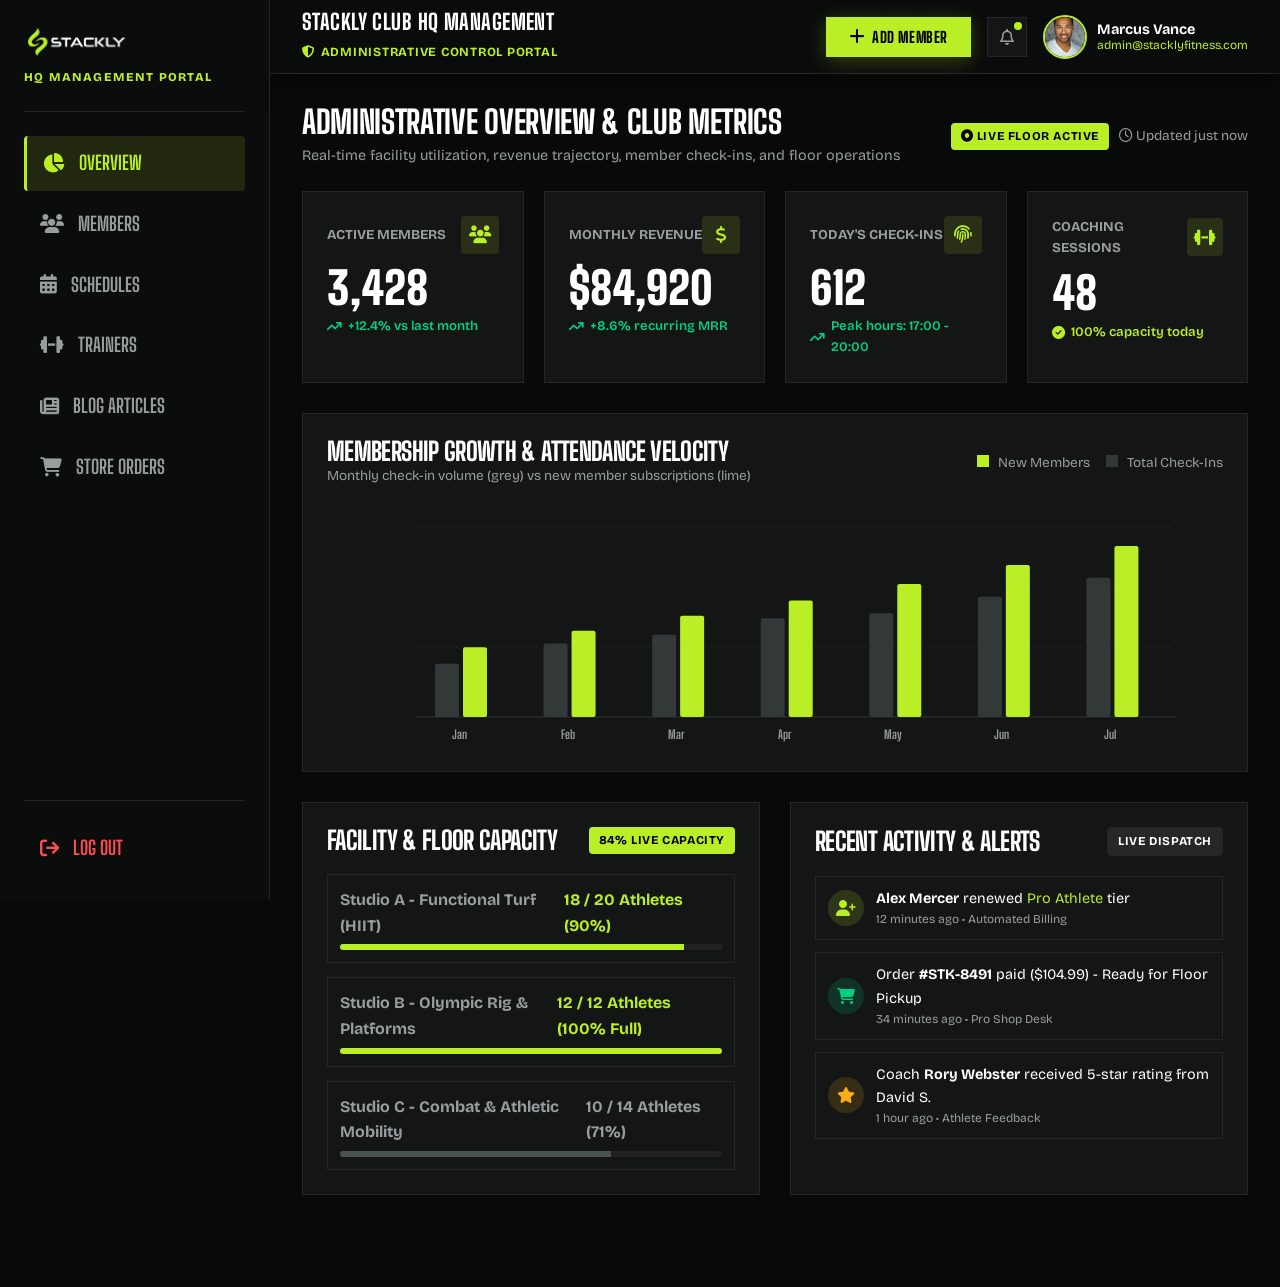
<file: admin-dashboard.html>
<!DOCTYPE html>
<html lang="en">
<head>
  <meta charset="UTF-8">
  <meta name="viewport" content="width=device-width, initial-scale=1.0">
  <title>Admin Dashboard – Stackly Fitness Club Management</title>
  
  <link rel="preconnect" href="https://fonts.googleapis.com">
  <link rel="preconnect" href="https://fonts.gstatic.com" crossorigin>
  <link href="https://fonts.googleapis.com/css2?family=Big+Shoulders+Display:wght@400;600;700;800;900&family=Bricolage+Grotesque:opsz,wght@12..96,300;400;500;600;700;800&display=swap" rel="stylesheet">
    <!-- Google Material Symbols Outlined -->
  <link rel="stylesheet" href="https://fonts.googleapis.com/css2?family=Material+Symbols+Outlined:opsz,wght,FILL,GRAD@20..48,100..700,0..1,-50..200">
<link rel="stylesheet" href="https://cdnjs.cloudflare.com/ajax/libs/font-awesome/6.5.1/css/all.min.css">
  
  <link rel="stylesheet" href="css/style.css">
  <link rel="stylesheet" href="css/pages.css">
</head>
<body class="dashboard-body">

  <!-- Mobile Sidebar Backdrop Overlay -->
  <div class="dash-sidebar-backdrop" id="sidebar-backdrop"></div>

  <div class="dashboard-layout">
    <!-- Sidebar -->
    <aside class="dashboard-sidebar">
      <div>
        <div class="dashboard-logo-area" style="display: flex; align-items: flex-start; justify-content: space-between;">
          <div>
            <a href="index.html" class="site-logo">
              <img src="images/stackly-logo-dark.webp" alt="Stackly Logo" style="height: 36px;">
            </a>
            <div style="font-size: 0.75rem; text-transform: uppercase; color: var(--color-primary); font-weight: 800; letter-spacing: 0.1em; margin-top: 8px;">
              HQ MANAGEMENT PORTAL
            </div>
          </div>
          <button type="button" id="sidebar-close-btn" class="dash-sidebar-close-btn" aria-label="Close Navigation">
            <i class="fa-solid fa-xmark"></i>
          </button>
        </div>

        <nav class="dashboard-menu">
          <a href="#overview-section" class="dash-menu-item active" data-tab="overview-section">
            <i class="fa-solid fa-chart-pie"></i> Overview
          </a>
          <a href="#members-section" class="dash-menu-item" data-tab="members-section">
            <i class="fa-solid fa-users"></i> Members
          </a>
          <a href="#schedules-section" class="dash-menu-item" data-tab="schedules-section">
            <i class="fa-solid fa-calendar-days"></i> Schedules
          </a>
          <a href="#trainers-section" class="dash-menu-item" data-tab="trainers-section">
            <i class="fa-solid fa-dumbbell"></i> Trainers
          </a>
          <a href="#blog-section" class="dash-menu-item" data-tab="blog-section">
            <i class="fa-solid fa-newspaper"></i> Blog Articles
          </a>
          <a href="#orders-section" class="dash-menu-item" data-tab="orders-section">
            <i class="fa-solid fa-cart-shopping"></i> Store Orders
          </a>
        </nav>
      </div>

      <div>
        <div style="padding-top: 20px; border-top: 1px solid var(--color-dark-border);">
          <a href="login.html" class="dash-menu-item" style="color: var(--color-danger);">
            <i class="fa-solid fa-arrow-right-from-bracket"></i> Log Out
          </a>
        </div>
      </div>
    </aside>

    <!-- Main Content -->
    <main class="dashboard-main">
      <!-- Topbar -->
      <div class="dashboard-topbar">
        <div class="dash-topbar-left">
          <button type="button" id="sidebar-toggle-btn" class="btn btn-outline btn-sm" style="padding: 8px 12px; flex-shrink: 0;" aria-label="Toggle Navigation">
            <i class="fa-solid fa-bars"></i>
          </button>
          <div style="min-width: 0;">
            <h2 style="font-size: 1.35rem; color: #fff; margin-bottom: 2px; font-family: var(--font-heading); text-transform: uppercase; letter-spacing: 0.02em; line-height: 1.2;">STACKLY CLUB HQ MANAGEMENT</h2>
            <span style="font-size: 0.78rem; color: var(--color-primary); font-weight: 700; text-transform: uppercase; letter-spacing: 0.06em; display: inline-flex; align-items: center; gap: 6px;">
              <i class="fa-solid fa-shield-halved"></i> Administrative Control Portal
            </span>
          </div>
        </div>

        <div class="dash-user-area">
          <button type="button" id="btn-add-member-modal" class="btn btn-primary btn-sm" style="display: inline-flex; align-items: center; gap: 6px; cursor: pointer;">
            <i class="fa-solid fa-plus"></i> <span class="btn-text">Add Member</span>
          </button>

          <div id="admin-bell-btn" style="position: relative; width: 40px; height: 40px; display: flex; align-items: center; justify-content: center; background-color: var(--color-dark-surface); border: 1px solid var(--color-dark-border); cursor: pointer;" title="Notifications">
            <i class="fa-regular fa-bell"></i>
            <span style="position: absolute; top: 4px; right: 4px; width: 8px; height: 8px; background-color: var(--color-primary); border-radius: 50%;"></span>
          </div>

          <div style="display: flex; align-items: center; gap: 10px; min-width: 0;">
            <img src="images/avatar-2.webp" alt="Admin Avatar" class="dash-avatar">
            <div class="dash-profile-meta" style="display: flex; flex-direction: column; justify-content: center; min-width: 0;">
              <div id="admin-profile-name" style="font-weight: 700; color: #fff; font-size: 0.9rem; line-height: 1.2; white-space: nowrap; overflow: hidden; text-overflow: ellipsis; max-width: 180px;">Marcus Vance</div>
              <div id="admin-profile-email" style="font-size: 0.75rem; color: var(--color-primary); line-height: 1.2; white-space: nowrap; overflow: hidden; text-overflow: ellipsis; max-width: 180px;">admin@stacklyfitness.com</div>
            </div>
          </div>
        </div>
      </div>

      <!-- Dashboard Content Area -->
      <div class="dashboard-content">

        <!-- ================= 1. OVERVIEW SECTION ================= -->
        <section id="overview-section" class="dash-tab-content active">
          <div class="dash-section-header">
            <div>
              <h2 class="dash-section-title">ADMINISTRATIVE OVERVIEW &amp; CLUB METRICS</h2>
              <p class="dash-section-subtitle">Real-time facility utilization, revenue trajectory, member check-ins, and floor operations</p>
            </div>
            <div style="display: flex; align-items: center; gap: 10px;">
              <span class="badge badge-lime"><i class="fa-solid fa-circle-dot fa-fade"></i> LIVE FLOOR ACTIVE</span>
              <span style="font-size: 0.85rem; color: var(--color-text-light);"><i class="fa-regular fa-clock"></i> Updated just now</span>
            </div>
          </div>

          <!-- Metrics Row -->
          <div class="dash-metrics-grid">
            <div class="metric-card">
              <div class="metric-header">
                <span class="text-muted" style="font-size: 0.85rem; text-transform: uppercase; font-weight: 700;">Active Members</span>
                <div class="metric-icon"><i class="fa-solid fa-users"></i></div>
              </div>
              <div class="metric-value" id="admin-active-members-count">3,428</div>
              <div class="metric-change up"><i class="fa-solid fa-arrow-trend-up"></i> +12.4% vs last month</div>
            </div>

            <div class="metric-card">
              <div class="metric-header">
                <span class="text-muted" style="font-size: 0.85rem; text-transform: uppercase; font-weight: 700;">Monthly Revenue</span>
                <div class="metric-icon"><i class="fa-solid fa-dollar-sign"></i></div>
              </div>
              <div class="metric-value">$84,920</div>
              <div class="metric-change up"><i class="fa-solid fa-arrow-trend-up"></i> +8.6% recurring MRR</div>
            </div>

            <div class="metric-card">
              <div class="metric-header">
                <span class="text-muted" style="font-size: 0.85rem; text-transform: uppercase; font-weight: 700;">Today's Check-Ins</span>
                <div class="metric-icon"><i class="fa-solid fa-fingerprint"></i></div>
              </div>
              <div class="metric-value">612</div>
              <div class="metric-change up"><i class="fa-solid fa-arrow-trend-up"></i> Peak hours: 17:00 - 20:00</div>
            </div>

            <div class="metric-card">
              <div class="metric-header">
                <span class="text-muted" style="font-size: 0.85rem; text-transform: uppercase; font-weight: 700;">Coaching Sessions</span>
                <div class="metric-icon"><i class="fa-solid fa-dumbbell"></i></div>
              </div>
              <div class="metric-value">48</div>
              <div class="metric-change" style="color: var(--color-primary);"><i class="fa-solid fa-circle-check"></i> 100% capacity today</div>
            </div>
          </div>

          <!-- SVG Analytics Chart -->
          <div class="chart-box">
            <div class="dash-card-header">
              <div>
                <h3 class="dash-card-title">MEMBERSHIP GROWTH &amp; ATTENDANCE VELOCITY</h3>
                <p style="font-size: 0.85rem; color: var(--color-text-light);">Monthly check-in volume (grey) vs new member subscriptions (lime)</p>
              </div>
              <div style="display: flex; gap: 16px; font-size: 0.85rem; align-items: center;">
                <span><span style="display:inline-block; width: 12px; height: 12px; background-color: var(--color-primary); margin-right: 6px;"></span> New Members</span>
                <span><span style="display:inline-block; width: 12px; height: 12px; background-color: #333838; margin-right: 6px;"></span> Total Check-Ins</span>
              </div>
            </div>
            <div id="admin-analytics-chart" class="svg-chart-wrap">
              <!-- Injected by js/dashboard.js -->
            </div>
          </div>

          <!-- Overview 2-Column Summary Cards -->
          <div class="dash-two-col">
            <!-- Facility Live Status -->
            <div class="dash-table-card">
              <div class="dash-card-header">
                <h3 class="dash-card-title">FACILITY &amp; FLOOR CAPACITY</h3>
                <span class="badge badge-lime">84% Live Capacity</span>
              </div>
              <div style="display: flex; flex-direction: column; gap: 14px;">
                <div style="padding: 12px; background-color: var(--color-dark-surface); border: 1px solid var(--color-dark-border);">
                  <div style="display: flex; justify-content: space-between; margin-bottom: 6px;">
                    <strong>Studio A - Functional Turf (HIIT)</strong>
                    <span class="text-lime" style="font-weight: 700;">18 / 20 Athletes (90%)</span>
                  </div>
                  <div style="width: 100%; height: 6px; background-color: #222; border-radius: 3px; overflow: hidden;">
                    <div style="width: 90%; height: 100%; background-color: var(--color-primary);"></div>
                  </div>
                </div>
                <div style="padding: 12px; background-color: var(--color-dark-surface); border: 1px solid var(--color-dark-border);">
                  <div style="display: flex; justify-content: space-between; margin-bottom: 6px;">
                    <strong>Studio B - Olympic Rig &amp; Platforms</strong>
                    <span class="text-lime" style="font-weight: 700;">12 / 12 Athletes (100% Full)</span>
                  </div>
                  <div style="width: 100%; height: 6px; background-color: #222; border-radius: 3px; overflow: hidden;">
                    <div style="width: 100%; height: 100%; background-color: var(--color-primary);"></div>
                  </div>
                </div>
                <div style="padding: 12px; background-color: var(--color-dark-surface); border: 1px solid var(--color-dark-border);">
                  <div style="display: flex; justify-content: space-between; margin-bottom: 6px;">
                    <strong>Studio C - Combat &amp; Athletic Mobility</strong>
                    <span style="color: var(--color-text-light); font-weight: 700;">10 / 14 Athletes (71%)</span>
                  </div>
                  <div style="width: 100%; height: 6px; background-color: #222; border-radius: 3px; overflow: hidden;">
                    <div style="width: 71%; height: 100%; background-color: #4a5252;"></div>
                  </div>
                </div>
              </div>
            </div>

            <!-- Operations Dispatch & Activity Log -->
            <div class="dash-table-card">
              <div class="dash-card-header">
                <h3 class="dash-card-title">RECENT ACTIVITY &amp; ALERTS</h3>
                <span class="badge badge-dark">Live Dispatch</span>
              </div>
              <div style="display: flex; flex-direction: column; gap: 12px;">
                <div style="display: flex; align-items: center; gap: 12px; padding: 10px 12px; background-color: var(--color-dark-surface); border: 1px solid var(--color-dark-border);">
                  <div style="width: 36px; height: 36px; border-radius: 50%; background-color: rgba(186, 238, 38, 0.15); color: var(--color-primary); display: flex; align-items: center; justify-content: center;"><i class="fa-solid fa-user-plus"></i></div>
                  <div style="flex: 1;">
                    <div style="font-size: 0.9rem; color: #fff;"><strong>Alex Mercer</strong> renewed <span class="text-lime">Pro Athlete</span> tier</div>
                    <div style="font-size: 0.75rem; color: var(--color-text-light);">12 minutes ago • Automated Billing</div>
                  </div>
                </div>
                <div style="display: flex; align-items: center; gap: 12px; padding: 10px 12px; background-color: var(--color-dark-surface); border: 1px solid var(--color-dark-border);">
                  <div style="width: 36px; height: 36px; border-radius: 50%; background-color: rgba(0, 208, 132, 0.15); color: var(--color-success); display: flex; align-items: center; justify-content: center;"><i class="fa-solid fa-cart-shopping"></i></div>
                  <div style="flex: 1;">
                    <div style="font-size: 0.9rem; color: #fff;">Order <strong>#STK-8491</strong> paid ($104.99) - Ready for Floor Pickup</div>
                    <div style="font-size: 0.75rem; color: var(--color-text-light);">34 minutes ago • Pro Shop Desk</div>
                  </div>
                </div>
                <div style="display: flex; align-items: center; gap: 12px; padding: 10px 12px; background-color: var(--color-dark-surface); border: 1px solid var(--color-dark-border);">
                  <div style="width: 36px; height: 36px; border-radius: 50%; background-color: rgba(250, 173, 20, 0.15); color: #faad14; display: flex; align-items: center; justify-content: center;"><i class="fa-solid fa-star"></i></div>
                  <div style="flex: 1;">
                    <div style="font-size: 0.9rem; color: #fff;">Coach <strong>Rory Webster</strong> received 5-star rating from David S.</div>
                    <div style="font-size: 0.75rem; color: var(--color-text-light);">1 hour ago • Athlete Feedback</div>
                  </div>
                </div>
              </div>
            </div>
          </div>
        </section>

        <!-- ================= 2. MEMBERS SECTION ================= -->
        <section id="members-section" class="dash-tab-content">
          <div class="dash-section-header">
            <div>
              <h2 class="dash-section-title">ATHLETE &amp; MEMBER ROSTER</h2>
              <p class="dash-section-subtitle">Manage memberships, plan tiers, personal trainer assignments, and registration status</p>
            </div>
            <a href="404.html" class="btn btn-primary btn-sm btn-trigger-add-member" style="text-decoration: none;">
              <i class="fa-solid fa-plus"></i> Register New Member
            </a>
          </div>

          <!-- Members Quick Stats -->
          <div class="dash-metrics-grid">
            <div class="metric-card">
              <div class="metric-header">
                <span class="text-muted" style="font-size: 0.85rem; text-transform: uppercase; font-weight: 700;">Total Members</span>
                <div class="metric-icon"><i class="fa-solid fa-address-book"></i></div>
              </div>
              <div class="metric-value">3,428</div>
              <div class="metric-change up"><i class="fa-solid fa-arrow-trend-up"></i> +46 this week</div>
            </div>
            <div class="metric-card">
              <div class="metric-header">
                <span class="text-muted" style="font-size: 0.85rem; text-transform: uppercase; font-weight: 700;">Active Subscriptions</span>
                <div class="metric-icon"><i class="fa-solid fa-id-card"></i></div>
              </div>
              <div class="metric-value">3,110</div>
              <div class="metric-change up"><i class="fa-solid fa-circle-check"></i> 90.7% retention</div>
            </div>
            <div class="metric-card">
              <div class="metric-header">
                <span class="text-muted" style="font-size: 0.85rem; text-transform: uppercase; font-weight: 700;">Pending Induction</span>
                <div class="metric-icon"><i class="fa-solid fa-clock"></i></div>
              </div>
              <div class="metric-value">184</div>
              <div class="metric-change" style="color: #faad14;"><i class="fa-solid fa-bell"></i> Scan required</div>
            </div>
            <div class="metric-card">
              <div class="metric-header">
                <span class="text-muted" style="font-size: 0.85rem; text-transform: uppercase; font-weight: 700;">Grace Period / Expired</span>
                <div class="metric-icon"><i class="fa-solid fa-triangle-exclamation"></i></div>
              </div>
              <div class="metric-value">134</div>
              <div class="metric-change down"><i class="fa-solid fa-arrow-trend-down"></i> -3.8% churn</div>
            </div>
          </div>

          <!-- Members Table Card -->
          <div class="dash-table-card">
            <div class="dash-card-header">
              <div>
                <h3 class="dash-card-title">REGISTERED ATHLETES DIRECTORY</h3>
                <p style="font-size: 0.85rem; color: var(--color-text-light);">Search, filter, edit, or remove member accounts</p>
              </div>
              <div style="display: flex; gap: 8px; flex-wrap: wrap;">
                <button class="shop-pill dash-filter-btn active" data-filter-group="members" data-status="all" style="font-size: 0.85rem; padding: 6px 14px;">All</button>
                <button class="shop-pill dash-filter-btn" data-filter-group="members" data-status="active" style="font-size: 0.85rem; padding: 6px 14px;">Active</button>
                <button class="shop-pill dash-filter-btn" data-filter-group="members" data-status="pending" style="font-size: 0.85rem; padding: 6px 14px;">Pending</button>
                <button class="shop-pill dash-filter-btn" data-filter-group="members" data-status="expired" style="font-size: 0.85rem; padding: 6px 14px;">Expired</button>
              </div>
            </div>

            <div style="overflow-x: auto;">
              <table class="dash-table" id="members-table">
                <thead>
                  <tr>
                    <th>Member Name</th>
                    <th>Email</th>
                    <th>Tier Plan</th>
                    <th>Trainer Assigned</th>
                    <th>Joined Date</th>
                    <th>Status</th>
                    <th>Actions</th>
                  </tr>
                </thead>
                <tbody id="members-table-body">
                  <tr class="member-data-row" data-status="active">
                    <td>
                      <div style="display: flex; align-items: center; gap: 10px;">
                        <img src="images/avatar-1.webp" alt="Alex Mercer" style="width: 32px; height: 32px; border-radius: 50%; object-fit: cover;">
                        <strong>Alex Mercer</strong>
                      </div>
                    </td>
                    <td>alex.athlete@stackly.com</td>
                    <td><span class="badge badge-lime">Pro Athlete</span></td>
                    <td>Rory Webster</td>
                    <td style="color: var(--color-text-light); font-size: 0.85rem;">Oct 12, 2026</td>
                    <td><span class="status-badge status-active">Active</span></td>
                    <td>
                      <a href="404.html" class="btn btn-outline btn-sm btn-delete-row" title="Delete record"><i class="fa-solid fa-trash"></i></a>
                    </td>
                  </tr>
                  <tr class="member-data-row" data-status="active">
                    <td>
                      <div style="display: flex; align-items: center; gap: 10px;">
                        <img src="images/avatar-2.webp" alt="Sarah Jenkins" style="width: 32px; height: 32px; border-radius: 50%; object-fit: cover;">
                        <strong>Sarah Jenkins</strong>
                      </div>
                    </td>
                    <td>sarah.j@example.com</td>
                    <td><span class="badge badge-dark">Starter Tier</span></td>
                    <td>Unassigned</td>
                    <td style="color: var(--color-text-light); font-size: 0.85rem;">Oct 20, 2026</td>
                    <td><span class="status-badge status-active">Active</span></td>
                    <td>
                      <a href="404.html" class="btn btn-outline btn-sm btn-delete-row" title="Delete record"><i class="fa-solid fa-trash"></i></a>
                    </td>
                  </tr>
                  <tr class="member-data-row" data-status="pending">
                    <td>
                      <div style="display: flex; align-items: center; gap: 10px;">
                        <div style="width: 32px; height: 32px; border-radius: 50%; background: #2a2e2e; display: flex; align-items: center; justify-content: center; font-weight: 700; font-size: 0.8rem; color: #fff;">DS</div>
                        <strong>David Sterling</strong>
                      </div>
                    </td>
                    <td>david.s@example.com</td>
                    <td><span class="badge badge-lime">Elite VIP</span></td>
                    <td>Madelyn Donin</td>
                    <td style="color: var(--color-text-light); font-size: 0.85rem;">Nov 01, 2026</td>
                    <td><span class="status-badge status-pending">Pending Scan</span></td>
                    <td>
                      <a href="404.html" class="btn btn-outline btn-sm btn-delete-row" title="Delete record"><i class="fa-solid fa-trash"></i></a>
                    </td>
                  </tr>
                  <tr class="member-data-row" data-status="expired">
                    <td>
                      <div style="display: flex; align-items: center; gap: 10px;">
                        <div style="width: 32px; height: 32px; border-radius: 50%; background: #2a2e2e; display: flex; align-items: center; justify-content: center; font-weight: 700; font-size: 0.8rem; color: #fff;">JR</div>
                        <strong>Jessica Ryan</strong>
                      </div>
                    </td>
                    <td>jessica.r@example.com</td>
                    <td><span class="badge badge-dark">Pro Athlete</span></td>
                    <td>Adam Walker</td>
                    <td style="color: var(--color-text-light); font-size: 0.85rem;">Sep 15, 2026</td>
                    <td><span class="status-badge status-expired">Expired</span></td>
                    <td>
                      <a href="404.html" class="btn btn-outline btn-sm btn-delete-row" title="Delete record"><i class="fa-solid fa-trash"></i></a>
                    </td>
                  </tr>
                  <tr class="member-data-row" data-status="active">
                    <td>
                      <div style="display: flex; align-items: center; gap: 10px;">
                        <div style="width: 32px; height: 32px; border-radius: 50%; background: #2a2e2e; display: flex; align-items: center; justify-content: center; font-weight: 700; font-size: 0.8rem; color: #fff;">BO</div>
                        <strong>Brian O'Connor</strong>
                      </div>
                    </td>
                    <td>brian.o@example.com</td>
                    <td><span class="badge badge-lime">Elite VIP</span></td>
                    <td>Elena Rostova</td>
                    <td style="color: var(--color-text-light); font-size: 0.85rem;">Oct 28, 2026</td>
                    <td><span class="status-badge status-active">Active</span></td>
                    <td>
                      <a href="404.html" class="btn btn-outline btn-sm btn-delete-row" title="Delete record"><i class="fa-solid fa-trash"></i></a>
                    </td>
                  </tr>
                  <tr class="member-data-row" data-status="active">
                    <td>
                      <div style="display: flex; align-items: center; gap: 10px;">
                        <div style="width: 32px; height: 32px; border-radius: 50%; background: #2a2e2e; display: flex; align-items: center; justify-content: center; font-weight: 700; font-size: 0.8rem; color: #fff;">MV</div>
                        <strong>Marcus Vance Jr.</strong>
                      </div>
                    </td>
                    <td>marcus.v@example.com</td>
                    <td><span class="badge badge-lime">Pro Athlete</span></td>
                    <td>Rory Webster</td>
                    <td style="color: var(--color-text-light); font-size: 0.85rem;">Nov 02, 2026</td>
                    <td><span class="status-badge status-active">Active</span></td>
                    <td>
                      <a href="404.html" class="btn btn-outline btn-sm btn-delete-row" title="Delete record"><i class="fa-solid fa-trash"></i></a>
                    </td>
                  </tr>
                  <tr class="member-data-row" data-status="active">
                    <td>
                      <div style="display: flex; align-items: center; gap: 10px;">
                        <div style="width: 32px; height: 32px; border-radius: 50%; background: #2a2e2e; display: flex; align-items: center; justify-content: center; font-weight: 700; font-size: 0.8rem; color: #fff;">CZ</div>
                        <strong>Chloe Zhao</strong>
                      </div>
                    </td>
                    <td>chloe.z@example.com</td>
                    <td><span class="badge badge-dark">Starter Tier</span></td>
                    <td>Adam Walker</td>
                    <td style="color: var(--color-text-light); font-size: 0.85rem;">Nov 04, 2026</td>
                    <td><span class="status-badge status-active">Active</span></td>
                    <td>
                      <a href="404.html" class="btn btn-outline btn-sm btn-delete-row" title="Delete record"><i class="fa-solid fa-trash"></i></a>
                    </td>
                  </tr>
                </tbody>
              </table>
            </div>
          </div>
        </section>

        <!-- ================= 3. SCHEDULES SECTION ================= -->
        <section id="schedules-section" class="dash-tab-content">
          <span id="schedule-section" style="position: absolute; top: -80px; visibility: hidden;"></span>
          <div class="dash-section-header">
            <div>
              <h2 class="dash-section-title">MASTER CLASS &amp; TRAINING SCHEDULE</h2>
              <p class="dash-section-subtitle">Real-time floor scheduling, studio zoning, coach allocation, and athlete booking rosters</p>
            </div>
            <a href="404.html" class="btn btn-primary btn-sm" style="text-decoration: none;">
              <i class="fa-solid fa-calendar-plus"></i> Schedule New Class
            </a>
          </div>

          <!-- Schedules Quick Metrics -->
          <div class="dash-metrics-grid">
            <div class="metric-card">
              <div class="metric-header">
                <span class="text-muted" style="font-size: 0.85rem; text-transform: uppercase; font-weight: 700;">Classes Today</span>
                <div class="metric-icon"><i class="fa-solid fa-calendar-days"></i></div>
              </div>
              <div class="metric-value">18</div>
              <div class="metric-change up"><i class="fa-solid fa-bolt"></i> 100% on schedule</div>
            </div>
            <div class="metric-card">
              <div class="metric-header">
                <span class="text-muted" style="font-size: 0.85rem; text-transform: uppercase; font-weight: 700;">Athlete Bookings</span>
                <div class="metric-icon"><i class="fa-solid fa-users-viewfinder"></i></div>
              </div>
              <div class="metric-value">246</div>
              <div class="metric-change up"><i class="fa-solid fa-arrow-trend-up"></i> +18 vs yesterday</div>
            </div>
            <div class="metric-card">
              <div class="metric-header">
                <span class="text-muted" style="font-size: 0.85rem; text-transform: uppercase; font-weight: 700;">Floor Fill Rate</span>
                <div class="metric-icon"><i class="fa-solid fa-chart-pie"></i></div>
              </div>
              <div class="metric-value">92%</div>
              <div class="metric-change" style="color: var(--color-primary);"><i class="fa-solid fa-fire"></i> High demand</div>
            </div>
            <div class="metric-card">
              <div class="metric-header">
                <span class="text-muted" style="font-size: 0.85rem; text-transform: uppercase; font-weight: 700;">Active Studios</span>
                <div class="metric-icon"><i class="fa-solid fa-door-open"></i></div>
              </div>
              <div class="metric-value">4 / 4</div>
              <div class="metric-change up"><i class="fa-solid fa-circle-check"></i> All operational</div>
            </div>
          </div>

          <!-- Schedules Table Card -->
          <div class="dash-table-card">
            <div class="dash-card-header">
              <div>
                <h3 class="dash-card-title">TODAY'S MASTER CLASS TIMETABLE</h3>
                <p style="font-size: 0.85rem; color: var(--color-text-light);">Live class schedule across Studio A, Studio B, Studio C, and Main Floor</p>
              </div>
              <div style="display: flex; gap: 8px; flex-wrap: wrap;">
                <button class="shop-pill dash-filter-btn active" data-filter-group="schedules" data-status="all" style="font-size: 0.85rem; padding: 6px 14px;">All Sessions</button>
                <button class="shop-pill dash-filter-btn" data-filter-group="schedules" data-status="morning" style="font-size: 0.85rem; padding: 6px 14px;">Morning</button>
                <button class="shop-pill dash-filter-btn" data-filter-group="schedules" data-status="afternoon" style="font-size: 0.85rem; padding: 6px 14px;">Afternoon</button>
                <button class="shop-pill dash-filter-btn" data-filter-group="schedules" data-status="evening" style="font-size: 0.85rem; padding: 6px 14px;">Evening</button>
              </div>
            </div>

            <div style="overflow-x: auto;">
              <table class="dash-table" id="schedules-table">
                <thead>
                  <tr>
                    <th>Time Slot</th>
                    <th>Class / Session Name</th>
                    <th>Studio / Zone</th>
                    <th>Lead Coach</th>
                    <th>Bookings / Cap</th>
                    <th>Intensity &amp; Focus</th>
                    <th>Status</th>
                    <th>Actions</th>
                  </tr>
                </thead>
                <tbody id="schedules-table-body">
                  <tr class="schedule-data-row" data-status="morning">
                    <td><strong style="color: var(--color-primary); font-family: var(--font-heading); font-size: 1.1rem;">06:00 AM - 07:00 AM</strong></td>
                    <td><strong>Sunrise HIIT Shred</strong></td>
                    <td><span class="badge badge-dark">Studio A - Functional Turf</span></td>
                    <td>
                      <div style="display: flex; align-items: center; gap: 8px;">
                        <img src="images/trainer-1.webp" alt="Rory Webster" style="width: 28px; height: 28px; border-radius: 50%; object-fit: cover;">
                        <span>Rory Webster</span>
                      </div>
                    </td>
                    <td><strong style="color: #fff;">18</strong> / 20 Registered</td>
                    <td><span class="badge badge-lime">Max Cardio</span></td>
                    <td><span class="status-badge status-active">Completed</span></td>
                    <td>
                      <a href="404.html" class="btn btn-outline btn-sm" title="View Roster"><i class="fa-solid fa-list-check"></i></a>
                    </td>
                  </tr>
                  <tr class="schedule-data-row" data-status="morning">
                    <td><strong style="color: var(--color-primary); font-family: var(--font-heading); font-size: 1.1rem;">08:30 AM - 09:45 AM</strong></td>
                    <td><strong>Olympic Barbell Mastery</strong></td>
                    <td><span class="badge badge-dark">Studio B - Olympic Rig</span></td>
                    <td>
                      <div style="display: flex; align-items: center; gap: 8px;">
                        <img src="images/trainer-3.webp" alt="Adam Walker" style="width: 28px; height: 28px; border-radius: 50%; object-fit: cover;">
                        <span>Adam Walker</span>
                      </div>
                    </td>
                    <td><strong style="color: var(--color-primary);">12 / 12 (Full)</strong></td>
                    <td><span class="badge badge-lime">Strength &amp; Power</span></td>
                    <td><span class="status-badge status-active">In Progress</span></td>
                    <td>
                      <a href="404.html" class="btn btn-outline btn-sm" title="View Roster"><i class="fa-solid fa-list-check"></i></a>
                    </td>
                  </tr>
                  <tr class="schedule-data-row" data-status="morning">
                    <td><strong style="color: var(--color-primary); font-family: var(--font-heading); font-size: 1.1rem;">10:30 AM - 11:30 AM</strong></td>
                    <td><strong>Core &amp; Functional Calisthenics</strong></td>
                    <td><span class="badge badge-dark">Studio A - Functional Turf</span></td>
                    <td>
                      <div style="display: flex; align-items: center; gap: 8px;">
                        <img src="images/trainer-2.webp" alt="Elena Rostova" style="width: 28px; height: 28px; border-radius: 50%; object-fit: cover;">
                        <span>Elena Rostova</span>
                      </div>
                    </td>
                    <td><strong style="color: var(--color-primary);">16 / 16 (Full)</strong></td>
                    <td><span class="badge badge-lime">Gymnastic Core</span></td>
                    <td><span class="status-badge status-active">In Progress</span></td>
                    <td>
                      <a href="404.html" class="btn btn-outline btn-sm" title="View Roster"><i class="fa-solid fa-list-check"></i></a>
                    </td>
                  </tr>
                  <tr class="schedule-data-row" data-status="afternoon">
                    <td><strong style="color: var(--color-primary); font-family: var(--font-heading); font-size: 1.1rem;">01:00 PM - 02:00 PM</strong></td>
                    <td><strong>Athletic Mobility &amp; Joint Flow</strong></td>
                    <td><span class="badge badge-dark">Studio C - Combat &amp; Mobility</span></td>
                    <td>
                      <div style="display: flex; align-items: center; gap: 8px;">
                        <img src="images/trainer-2.webp" alt="Madelyn Donin" style="width: 28px; height: 28px; border-radius: 50%; object-fit: cover;">
                        <span>Madelyn Donin</span>
                      </div>
                    </td>
                    <td><strong style="color: #fff;">10</strong> / 14 Registered</td>
                    <td><span class="badge badge-dark">Recovery Flow</span></td>
                    <td><span class="status-badge status-pending">Upcoming</span></td>
                    <td>
                      <a href="404.html" class="btn btn-outline btn-sm" title="View Roster"><i class="fa-solid fa-list-check"></i></a>
                    </td>
                  </tr>
                  <tr class="schedule-data-row" data-status="evening">
                    <td><strong style="color: var(--color-primary); font-family: var(--font-heading); font-size: 1.1rem;">05:30 PM - 06:45 PM</strong></td>
                    <td><strong>Hypertrophy Power Chest &amp; Arms</strong></td>
                    <td><span class="badge badge-dark">Main Strength Floor</span></td>
                    <td>
                      <div style="display: flex; align-items: center; gap: 8px;">
                        <img src="images/trainer-2.webp" alt="Madelyn Donin" style="width: 28px; height: 28px; border-radius: 50%; object-fit: cover;">
                        <span>Madelyn Donin</span>
                      </div>
                    </td>
                    <td><strong style="color: #fff;">15</strong> / 16 Registered</td>
                    <td><span class="badge badge-lime">Hypertrophy</span></td>
                    <td><span class="status-badge status-pending">Upcoming</span></td>
                    <td>
                      <a href="404.html" class="btn btn-outline btn-sm" title="View Roster"><i class="fa-solid fa-list-check"></i></a>
                    </td>
                  </tr>
                  <tr class="schedule-data-row" data-status="evening">
                    <td><strong style="color: var(--color-primary); font-family: var(--font-heading); font-size: 1.1rem;">07:00 PM - 08:15 PM</strong></td>
                    <td><strong>Elite Conditioning &amp; Boxing Blitz</strong></td>
                    <td><span class="badge badge-dark">Studio C - Combat &amp; Mobility</span></td>
                    <td>
                      <div style="display: flex; align-items: center; gap: 8px;">
                        <img src="images/trainer-1.webp" alt="Rory Webster" style="width: 28px; height: 28px; border-radius: 50%; object-fit: cover;">
                        <span>Rory Webster</span>
                      </div>
                    </td>
                    <td><strong style="color: var(--color-primary);">20 / 20 (Full)</strong></td>
                    <td><span class="badge badge-lime">Combat Endurance</span></td>
                    <td><span class="status-badge status-pending">Upcoming</span></td>
                    <td>
                      <a href="404.html" class="btn btn-outline btn-sm" title="View Roster"><i class="fa-solid fa-list-check"></i></a>
                    </td>
                  </tr>
                  <tr class="schedule-data-row" data-status="evening">
                    <td><strong style="color: var(--color-primary); font-family: var(--font-heading); font-size: 1.1rem;">08:30 PM - 09:30 PM</strong></td>
                    <td><strong>Late Night Heavy Squats &amp; Deadlifts</strong></td>
                    <td><span class="badge badge-dark">Studio B - Olympic Rig</span></td>
                    <td>
                      <div style="display: flex; align-items: center; gap: 8px;">
                        <img src="images/trainer-3.webp" alt="Adam Walker" style="width: 28px; height: 28px; border-radius: 50%; object-fit: cover;">
                        <span>Adam Walker</span>
                      </div>
                    </td>
                    <td><strong style="color: #fff;">9</strong> / 12 Registered</td>
                    <td><span class="badge badge-dark">Heavy Power</span></td>
                    <td><span class="status-badge status-pending">Upcoming</span></td>
                    <td>
                      <a href="404.html" class="btn btn-outline btn-sm" title="View Roster"><i class="fa-solid fa-list-check"></i></a>
                    </td>
                  </tr>
                </tbody>
              </table>
            </div>
          </div>
        </section>

        <!-- ================= 4. TRAINERS SECTION ================= -->
        <section id="trainers-section" class="dash-tab-content">
          <div class="dash-section-header">
            <div>
              <h2 class="dash-section-title">COACH ROSTER &amp; PERFORMANCE DIRECTORY</h2>
              <p class="dash-section-subtitle">Staff trainer assignments, weekly coaching loads, active client rosters, and athlete ratings</p>
            </div>
            <a href="404.html" class="btn btn-outline btn-sm">
              <i class="fa-solid fa-arrow-up-right-from-square"></i> View Public Bios
            </a>
          </div>

          <!-- Trainer Metrics -->
          <div class="dash-metrics-grid">
            <div class="metric-card">
              <div class="metric-header">
                <span class="text-muted" style="font-size: 0.85rem; text-transform: uppercase; font-weight: 700;">Certified Coaches</span>
                <div class="metric-icon"><i class="fa-solid fa-dumbbell"></i></div>
              </div>
              <div class="metric-value">6</div>
              <div class="metric-change up"><i class="fa-solid fa-circle-check"></i> All active &amp; certified</div>
            </div>
            <div class="metric-card">
              <div class="metric-header">
                <span class="text-muted" style="font-size: 0.85rem; text-transform: uppercase; font-weight: 700;">Active Client Roster</span>
                <div class="metric-icon"><i class="fa-solid fa-user-group"></i></div>
              </div>
              <div class="metric-value">142</div>
              <div class="metric-change up"><i class="fa-solid fa-arrow-trend-up"></i> +12 new clients</div>
            </div>
            <div class="metric-card">
              <div class="metric-header">
                <span class="text-muted" style="font-size: 0.85rem; text-transform: uppercase; font-weight: 700;">Average Rating</span>
                <div class="metric-icon"><i class="fa-solid fa-star"></i></div>
              </div>
              <div class="metric-value">4.96</div>
              <div class="metric-change" style="color: var(--color-primary);"><i class="fa-solid fa-star"></i> Based on 680 reviews</div>
            </div>
            <div class="metric-card">
              <div class="metric-header">
                <span class="text-muted" style="font-size: 0.85rem; text-transform: uppercase; font-weight: 700;">Weekly Floor Bookings</span>
                <div class="metric-icon"><i class="fa-solid fa-clock"></i></div>
              </div>
              <div class="metric-value">178 hrs</div>
              <div class="metric-change up"><i class="fa-solid fa-fire"></i> 94% roster utilization</div>
            </div>
          </div>

          <!-- Trainers Table Card -->
          <div class="dash-table-card">
            <div class="dash-card-header">
              <div>
                <h3 class="dash-card-title">MASTER COACH ROSTER</h3>
                <p style="font-size: 0.85rem; color: var(--color-text-light);">Monitor client load, specialty domains, weekly hours, and floor availability</p>
              </div>
              <div style="display: flex; gap: 8px; flex-wrap: wrap;">
                <button class="shop-pill dash-filter-btn active" data-filter-group="trainers" data-status="all" style="font-size: 0.85rem; padding: 6px 14px;">All Coaches</button>
                <button class="shop-pill dash-filter-btn" data-filter-group="trainers" data-status="floor" style="font-size: 0.85rem; padding: 6px 14px;">On Floor</button>
                <button class="shop-pill dash-filter-btn" data-filter-group="trainers" data-status="session" style="font-size: 0.85rem; padding: 6px 14px;">In Session</button>
                <button class="shop-pill dash-filter-btn" data-filter-group="trainers" data-status="admin" style="font-size: 0.85rem; padding: 6px 14px;">Admin Duty</button>
              </div>
            </div>

            <div style="overflow-x: auto;">
              <table class="dash-table" id="trainers-table">
                <thead>
                  <tr>
                    <th>Coach</th>
                    <th>Primary Specialization</th>
                    <th>Active Clients</th>
                    <th>Weekly Hours</th>
                    <th>Athlete Rating</th>
                    <th>Availability</th>
                    <th>Actions</th>
                  </tr>
                </thead>
                <tbody id="trainers-table-body">
                  <tr class="trainer-data-row" data-status="floor">
                    <td>
                      <div style="display: flex; align-items: center; gap: 12px;">
                        <img src="images/trainer-1.webp" alt="Rory Webster" style="width: 42px; height: 42px; border-radius: 50%; object-fit: cover; border: 2px solid var(--color-primary);">
                        <div>
                          <strong>Rory Webster</strong>
                          <div style="font-size: 0.8rem; color: var(--color-primary);">Head Performance Director</div>
                        </div>
                      </div>
                    </td>
                    <td>Hypertrophy, Olympic Powerlifting, Conditioning</td>
                    <td><strong style="color: #fff;">28 Athletes</strong></td>
                    <td>38 hrs / week</td>
                    <td><span class="badge badge-lime"><i class="fa-solid fa-star"></i> 4.98 (142 reviews)</span></td>
                    <td><span class="status-badge status-active">On Floor</span></td>
                    <td>
                      <a href="404.html" class="btn btn-outline btn-sm" title="View Client Roster"><i class="fa-solid fa-users"></i></a>
                    </td>
                  </tr>
                  <tr class="trainer-data-row" data-status="session">
                    <td>
                      <div style="display: flex; align-items: center; gap: 12px;">
                        <img src="images/trainer-2.webp" alt="Madelyn Donin" style="width: 42px; height: 42px; border-radius: 50%; object-fit: cover; border: 2px solid var(--color-primary);">
                        <div>
                          <strong>Madelyn Donin</strong>
                          <div style="font-size: 0.8rem; color: var(--color-primary);">Senior Strength Coach</div>
                        </div>
                      </div>
                    </td>
                    <td>Biomechanics, Female Strength, Hypertrophy</td>
                    <td><strong style="color: #fff;">26 Athletes</strong></td>
                    <td>35 hrs / week</td>
                    <td><span class="badge badge-lime"><i class="fa-solid fa-star"></i> 4.95 (118 reviews)</span></td>
                    <td><span class="status-badge status-pending">In Session</span></td>
                    <td>
                      <a href="404.html" class="btn btn-outline btn-sm" title="View Client Roster"><i class="fa-solid fa-users"></i></a>
                    </td>
                  </tr>
                  <tr class="trainer-data-row" data-status="floor">
                    <td>
                      <div style="display: flex; align-items: center; gap: 12px;">
                        <img src="images/trainer-3.webp" alt="Adam Walker" style="width: 42px; height: 42px; border-radius: 50%; object-fit: cover; border: 2px solid var(--color-primary);">
                        <div>
                          <strong>Adam Walker</strong>
                          <div style="font-size: 0.8rem; color: var(--color-primary);">Calisthenics &amp; Power Lead</div>
                        </div>
                      </div>
                    </td>
                    <td>Bodyweight Gymnastics, Olympic Rig, Barbell Power</td>
                    <td><strong style="color: #fff;">24 Athletes</strong></td>
                    <td>32 hrs / week</td>
                    <td><span class="badge badge-lime"><i class="fa-solid fa-star"></i> 4.92 (96 reviews)</span></td>
                    <td><span class="status-badge status-active">On Floor</span></td>
                    <td>
                      <a href="404.html" class="btn btn-outline btn-sm" title="View Client Roster"><i class="fa-solid fa-users"></i></a>
                    </td>
                  </tr>
                  <tr class="trainer-data-row" data-status="session">
                    <td>
                      <div style="display: flex; align-items: center; gap: 12px;">
                        <img src="images/trainer-2.webp" alt="Elena Rostova" style="width: 42px; height: 42px; border-radius: 50%; object-fit: cover; border: 2px solid var(--color-primary);">
                        <div>
                          <strong>Elena Rostova</strong>
                          <div style="font-size: 0.8rem; color: var(--color-primary);">Mobility &amp; Endurance Specialist</div>
                        </div>
                      </div>
                    </td>
                    <td>Fascial Stretch, Sports Rehab, VO2 Max Running</td>
                    <td><strong style="color: #fff;">22 Athletes</strong></td>
                    <td>30 hrs / week</td>
                    <td><span class="badge badge-lime"><i class="fa-solid fa-star"></i> 4.97 (104 reviews)</span></td>
                    <td><span class="status-badge status-pending">In Session</span></td>
                    <td>
                      <a href="404.html" class="btn btn-outline btn-sm" title="View Client Roster"><i class="fa-solid fa-users"></i></a>
                    </td>
                  </tr>
                  <tr class="trainer-data-row" data-status="admin">
                    <td>
                      <div style="display: flex; align-items: center; gap: 12px;">
                        <img src="images/avatar-2.webp" alt="Marcus Vance" style="width: 42px; height: 42px; border-radius: 50%; object-fit: cover; border: 2px solid var(--color-primary);">
                        <div>
                          <strong>Marcus Vance</strong>
                          <div style="font-size: 0.8rem; color: var(--color-primary);">Club Director &amp; Elite Coach</div>
                        </div>
                      </div>
                    </td>
                    <td>Executive Conditioning, Nutrition Architecture</td>
                    <td><strong style="color: #fff;">18 Athletes</strong></td>
                    <td>20 hrs / week</td>
                    <td><span class="badge badge-lime"><i class="fa-solid fa-star"></i> 4.99 (210 reviews)</span></td>
                    <td><span class="status-badge status-active">Admin Duty</span></td>
                    <td>
                      <a href="404.html" class="btn btn-outline btn-sm" title="View Client Roster"><i class="fa-solid fa-users"></i></a>
                    </td>
                  </tr>
                  <tr class="trainer-data-row" data-status="floor">
                    <td>
                      <div style="display: flex; align-items: center; gap: 12px;">
                        <img src="images/trainer-1.webp" alt="Sophia Rivera" style="width: 42px; height: 42px; border-radius: 50%; object-fit: cover; border: 2px solid var(--color-primary);">
                        <div>
                          <strong>Sophia Rivera</strong>
                          <div style="font-size: 0.8rem; color: var(--color-primary);">Combat &amp; Agility Specialist</div>
                        </div>
                      </div>
                    </td>
                    <td>Boxing Conditioning, Kettlebell Kinetics, Agility</td>
                    <td><strong style="color: #fff;">24 Athletes</strong></td>
                    <td>34 hrs / week</td>
                    <td><span class="badge badge-lime"><i class="fa-solid fa-star"></i> 4.94 (88 reviews)</span></td>
                    <td><span class="status-badge status-active">On Floor</span></td>
                    <td>
                      <a href="404.html" class="btn btn-outline btn-sm" title="View Client Roster"><i class="fa-solid fa-users"></i></a>
                    </td>
                  </tr>
                </tbody>
              </table>
            </div>
          </div>
        </section>

        <!-- ================= 5. BLOG ARTICLES SECTION ================= -->
        <section id="blog-section" class="dash-tab-content">
          <div class="dash-section-header">
            <div>
              <h2 class="dash-section-title">EDITORIAL CONTENT &amp; BLOG ARTICLES</h2>
              <p class="dash-section-subtitle">Manage published health journals, training guides, nutrition articles, and athlete spotlights</p>
            </div>
            <div style="display: flex; gap: 10px;">
              <a href="404.html" class="btn btn-outline btn-sm">
                <i class="fa-solid fa-arrow-up-right-from-square"></i> Visit Public Blog
              </a>
              <a href="404.html" class="btn btn-primary btn-sm" style="text-decoration: none;">
                <i class="fa-solid fa-pen-to-square"></i> Create New Article
              </a>
            </div>
          </div>

          <!-- Blog Metrics -->
          <div class="dash-metrics-grid">
            <div class="metric-card">
              <div class="metric-header">
                <span class="text-muted" style="font-size: 0.85rem; text-transform: uppercase; font-weight: 700;">Published Articles</span>
                <div class="metric-icon"><i class="fa-solid fa-newspaper"></i></div>
              </div>
              <div class="metric-value">24</div>
              <div class="metric-change up"><i class="fa-solid fa-check"></i> +3 this month</div>
            </div>
            <div class="metric-card">
              <div class="metric-header">
                <span class="text-muted" style="font-size: 0.85rem; text-transform: uppercase; font-weight: 700;">Monthly Readers</span>
                <div class="metric-icon"><i class="fa-solid fa-eye"></i></div>
              </div>
              <div class="metric-value">148.2k</div>
              <div class="metric-change up"><i class="fa-solid fa-arrow-trend-up"></i> +24.6% readership</div>
            </div>
            <div class="metric-card">
              <div class="metric-header">
                <span class="text-muted" style="font-size: 0.85rem; text-transform: uppercase; font-weight: 700;">Average Read Time</span>
                <div class="metric-icon"><i class="fa-solid fa-stopwatch"></i></div>
              </div>
              <div class="metric-value">4m 32s</div>
              <div class="metric-change" style="color: var(--color-primary);"><i class="fa-solid fa-heart"></i> High engagement</div>
            </div>
            <div class="metric-card">
              <div class="metric-header">
                <span class="text-muted" style="font-size: 0.85rem; text-transform: uppercase; font-weight: 700;">Drafts in Queue</span>
                <div class="metric-icon"><i class="fa-solid fa-file-pen"></i></div>
              </div>
              <div class="metric-value">2</div>
              <div class="metric-change" style="color: #faad14;"><i class="fa-solid fa-clock"></i> In review</div>
            </div>
          </div>

          <!-- Blog Table Card -->
          <div class="dash-table-card">
            <div class="dash-card-header">
              <div>
                <h3 class="dash-card-title">EDITORIAL ARTICLES &amp; INSIGHTS DIRECTORY</h3>
                <p style="font-size: 0.85rem; color: var(--color-text-light);">Track views, update article metadata, or modify publication status</p>
              </div>
              <div style="display: flex; gap: 8px; flex-wrap: wrap;">
                <button class="shop-pill dash-filter-btn active" data-filter-group="blog" data-status="all" style="font-size: 0.85rem; padding: 6px 14px;">All Articles</button>
                <button class="shop-pill dash-filter-btn" data-filter-group="blog" data-status="published" style="font-size: 0.85rem; padding: 6px 14px;">Published</button>
                <button class="shop-pill dash-filter-btn" data-filter-group="blog" data-status="draft" style="font-size: 0.85rem; padding: 6px 14px;">Drafts</button>
              </div>
            </div>

            <div style="overflow-x: auto;">
              <table class="dash-table" id="blog-table">
                <thead>
                  <tr>
                    <th>Article Title</th>
                    <th>Category</th>
                    <th>Author / Coach</th>
                    <th>Published Date</th>
                    <th>Total Reads</th>
                    <th>Status</th>
                    <th>Actions</th>
                  </tr>
                </thead>
                <tbody id="blog-table-body">
                  <tr class="blog-data-row" data-status="published">
                    <td>
                      <strong>The Science of Progressive Overload for Hypertrophy</strong>
                      <div style="font-size: 0.8rem; color: var(--color-text-light);">slug: /blog/progressive-overload-hypertrophy</div>
                    </td>
                    <td><span class="badge badge-lime">Training Science</span></td>
                    <td>Rory Webster</td>
                    <td style="color: var(--color-text-light); font-size: 0.85rem;">Nov 02, 2026</td>
                    <td><strong style="color: #fff;">28,400 Reads</strong></td>
                    <td><span class="status-badge status-active">Published</span></td>
                    <td>
                      <div style="display: flex; gap: 6px;">
                        <a href="404.html" class="btn btn-outline btn-sm" title="Preview Article"><i class="fa-solid fa-arrow-up-right-from-square"></i></a>
                        <a href="404.html" class="btn btn-outline btn-sm btn-delete-row" title="Archive Article"><i class="fa-solid fa-trash"></i></a>
                      </div>
                    </td>
                  </tr>
                  <tr class="blog-data-row" data-status="published">
                    <td>
                      <strong>Optimal Daily Protein Timing &amp; Recovery Anabolism</strong>
                      <div style="font-size: 0.8rem; color: var(--color-text-light);">slug: /blog/optimal-protein-timing-recovery</div>
                    </td>
                    <td><span class="badge badge-dark">Nutrition</span></td>
                    <td>Madelyn Donin</td>
                    <td style="color: var(--color-text-light); font-size: 0.85rem;">Oct 29, 2026</td>
                    <td><strong style="color: #fff;">34,120 Reads</strong></td>
                    <td><span class="status-badge status-active">Published</span></td>
                    <td>
                      <div style="display: flex; gap: 6px;">
                        <a href="404.html" class="btn btn-outline btn-sm" title="Preview Article"><i class="fa-solid fa-arrow-up-right-from-square"></i></a>
                        <a href="404.html" class="btn btn-outline btn-sm btn-delete-row" title="Archive Article"><i class="fa-solid fa-trash"></i></a>
                      </div>
                    </td>
                  </tr>
                  <tr class="blog-data-row" data-status="published">
                    <td>
                      <strong>Calisthenics Mastery: From First Pull-Up to Muscle-Up</strong>
                      <div style="font-size: 0.8rem; color: var(--color-text-light);">slug: /blog/calisthenics-mastery-progression</div>
                    </td>
                    <td><span class="badge badge-lime">Calisthenics</span></td>
                    <td>Adam Walker</td>
                    <td style="color: var(--color-text-light); font-size: 0.85rem;">Oct 24, 2026</td>
                    <td><strong style="color: #fff;">19,850 Reads</strong></td>
                    <td><span class="status-badge status-active">Published</span></td>
                    <td>
                      <div style="display: flex; gap: 6px;">
                        <a href="404.html" class="btn btn-outline btn-sm" title="Preview Article"><i class="fa-solid fa-arrow-up-right-from-square"></i></a>
                        <a href="404.html" class="btn btn-outline btn-sm btn-delete-row" title="Archive Article"><i class="fa-solid fa-trash"></i></a>
                      </div>
                    </td>
                  </tr>
                  <tr class="blog-data-row" data-status="published">
                    <td>
                      <strong>Neuromuscular Recovery &amp; Sleep Architecture for Athletes</strong>
                      <div style="font-size: 0.8rem; color: var(--color-text-light);">slug: /blog/neuromuscular-recovery-sleep</div>
                    </td>
                    <td><span class="badge badge-dark">Recovery</span></td>
                    <td>Elena Rostova</td>
                    <td style="color: var(--color-text-light); font-size: 0.85rem;">Oct 18, 2026</td>
                    <td><strong style="color: #fff;">22,300 Reads</strong></td>
                    <td><span class="status-badge status-active">Published</span></td>
                    <td>
                      <div style="display: flex; gap: 6px;">
                        <a href="404.html" class="btn btn-outline btn-sm" title="Preview Article"><i class="fa-solid fa-arrow-up-right-from-square"></i></a>
                        <a href="404.html" class="btn btn-outline btn-sm btn-delete-row" title="Archive Article"><i class="fa-solid fa-trash"></i></a>
                      </div>
                    </td>
                  </tr>
                  <tr class="blog-data-row" data-status="published">
                    <td>
                      <strong>Mindset &amp; Intensity: How Champions Train Through Plateaus</strong>
                      <div style="font-size: 0.8rem; color: var(--color-text-light);">slug: /blog/mindset-intensity-plateaus</div>
                    </td>
                    <td><span class="badge badge-lime">Mindset</span></td>
                    <td>Marcus Vance</td>
                    <td style="color: var(--color-text-light); font-size: 0.85rem;">Oct 10, 2026</td>
                    <td><strong style="color: #fff;">16,500 Reads</strong></td>
                    <td><span class="status-badge status-active">Published</span></td>
                    <td>
                      <div style="display: flex; gap: 6px;">
                        <a href="404.html" class="btn btn-outline btn-sm" title="Preview Article"><i class="fa-solid fa-arrow-up-right-from-square"></i></a>
                        <a href="404.html" class="btn btn-outline btn-sm btn-delete-row" title="Archive Article"><i class="fa-solid fa-trash"></i></a>
                      </div>
                    </td>
                  </tr>
                  <tr class="blog-data-row" data-status="draft">
                    <td>
                      <strong>Hydration &amp; Electrolyte Dynamics in High-Temp Training</strong>
                      <div style="font-size: 0.8rem; color: var(--color-text-light);">slug: /blog/hydration-electrolyte-dynamics</div>
                    </td>
                    <td><span class="badge badge-dark">Nutrition</span></td>
                    <td>Elena Rostova</td>
                    <td style="color: #faad14; font-size: 0.85rem;">Draft Queue</td>
                    <td><strong style="color: var(--color-text-light);">0 Reads</strong></td>
                    <td><span class="status-badge status-pending">Draft Review</span></td>
                    <td>
                      <div style="display: flex; gap: 6px;">
                        <a href="404.html" class="btn btn-outline btn-sm" title="Publish Draft"><i class="fa-solid fa-paper-plane"></i></a>
                        <a href="404.html" class="btn btn-outline btn-sm btn-delete-row" title="Delete Draft"><i class="fa-solid fa-trash"></i></a>
                      </div>
                    </td>
                  </tr>
                </tbody>
              </table>
            </div>
          </div>
        </section>

        <!-- ================= 6. STORE ORDERS SECTION ================= -->
        <section id="orders-section" class="dash-tab-content">
          <div class="dash-section-header">
            <div>
              <h2 class="dash-section-title">PRO SHOP &amp; STORE ORDERS</h2>
              <p class="dash-section-subtitle">Track member equipment purchases, supplement fulfillment, pickup dispatch, and sales revenue</p>
            </div>
            <a href="404.html" class="btn btn-primary btn-sm">
              <i class="fa-solid fa-store"></i> Visit Member Shop
            </a>
          </div>

          <!-- Store Orders Metrics -->
          <div class="dash-metrics-grid">
            <div class="metric-card">
              <div class="metric-header">
                <span class="text-muted" style="font-size: 0.85rem; text-transform: uppercase; font-weight: 700;">Today's Store Sales</span>
                <div class="metric-icon"><i class="fa-solid fa-dollar-sign"></i></div>
              </div>
              <div class="metric-value">$2,480</div>
              <div class="metric-change up"><i class="fa-solid fa-arrow-trend-up"></i> +16.2% vs yesterday</div>
            </div>
            <div class="metric-card">
              <div class="metric-header">
                <span class="text-muted" style="font-size: 0.85rem; text-transform: uppercase; font-weight: 700;">Pending Fulfillment</span>
                <div class="metric-icon"><i class="fa-solid fa-boxes-packing"></i></div>
              </div>
              <div class="metric-value">6</div>
              <div class="metric-change" style="color: #faad14;"><i class="fa-solid fa-truck-ramp-box"></i> Requires packing</div>
            </div>
            <div class="metric-card">
              <div class="metric-header">
                <span class="text-muted" style="font-size: 0.85rem; text-transform: uppercase; font-weight: 700;">Dispatched This Week</span>
                <div class="metric-icon"><i class="fa-solid fa-truck-fast"></i></div>
              </div>
              <div class="metric-value">84</div>
              <div class="metric-change up"><i class="fa-solid fa-circle-check"></i> On-time delivery: 99%</div>
            </div>
            <div class="metric-card">
              <div class="metric-header">
                <span class="text-muted" style="font-size: 0.85rem; text-transform: uppercase; font-weight: 700;">Average Order Value</span>
                <div class="metric-icon"><i class="fa-solid fa-receipt"></i></div>
              </div>
              <div class="metric-value">$118.50</div>
              <div class="metric-change up"><i class="fa-solid fa-arrow-trend-up"></i> +$12.30 lift</div>
            </div>
          </div>

          <!-- Store Orders Table Card -->
          <div class="dash-table-card">
            <div class="dash-card-header">
              <div>
                <h3 class="dash-card-title">RECENT PRO SHOP ORDERS</h3>
                <p style="font-size: 0.85rem; color: var(--color-text-light);">Fulfill member orders, inspect receipt invoices, and update shipping tracking</p>
              </div>
              <div style="display: flex; gap: 8px; flex-wrap: wrap;">
                <button class="shop-pill dash-filter-btn active" data-filter-group="orders" data-status="all" style="font-size: 0.85rem; padding: 6px 14px;">All Orders</button>
                <button class="shop-pill dash-filter-btn" data-filter-group="orders" data-status="processing" style="font-size: 0.85rem; padding: 6px 14px;">Processing</button>
                <button class="shop-pill dash-filter-btn" data-filter-group="orders" data-status="shipped" style="font-size: 0.85rem; padding: 6px 14px;">Shipped</button>
                <button class="shop-pill dash-filter-btn" data-filter-group="orders" data-status="delivered" style="font-size: 0.85rem; padding: 6px 14px;">Delivered</button>
              </div>
            </div>

            <div style="overflow-x: auto;">
              <table class="dash-table" id="orders-table">
                <thead>
                  <tr>
                    <th>Order ID</th>
                    <th>Customer / Member</th>
                    <th>Items Purchased</th>
                    <th>Total Amount</th>
                    <th>Payment Status</th>
                    <th>Fulfillment</th>
                    <th>Date</th>
                    <th>Actions</th>
                  </tr>
                </thead>
                <tbody id="orders-table-body">
                  <tr class="order-data-row" data-status="processing">
                    <td><strong style="color: var(--color-primary); font-family: var(--font-heading); font-size: 1.1rem;">#STK-8491</strong></td>
                    <td>
                      <strong>Alex Mercer</strong>
                      <div style="font-size: 0.8rem; color: var(--color-text-light);">alex.athlete@stackly.com</div>
                    </td>
                    <td>
                      <strong>Stackly ISO-Whey Protein 2kg</strong>
                      <div style="font-size: 0.8rem; color: var(--color-text-light);">+ Heavy Lifting Straps Pro</div>
                    </td>
                    <td><strong style="color: #fff; font-size: 1.05rem;">$104.99</strong></td>
                    <td><span class="badge badge-lime">Paid (Stripe)</span></td>
                    <td><span class="status-badge status-pending">Ready for Floor Pickup</span></td>
                    <td style="color: var(--color-text-light); font-size: 0.85rem;">Nov 05, 2026</td>
                    <td>
                      <a href="404.html" class="btn btn-outline btn-sm" title="Print Invoice"><i class="fa-solid fa-receipt"></i></a>
                    </td>
                  </tr>
                  <tr class="order-data-row" data-status="shipped">
                    <td><strong style="color: var(--color-primary); font-family: var(--font-heading); font-size: 1.1rem;">#STK-8490</strong></td>
                    <td>
                      <strong>David Sterling</strong>
                      <div style="font-size: 0.8rem; color: var(--color-text-light);">david.s@example.com</div>
                    </td>
                    <td>
                      <strong>Pro Leather Weightlifting Belt</strong>
                      <div style="font-size: 0.8rem; color: var(--color-text-light);">Size: Large (Black Leather)</div>
                    </td>
                    <td><strong style="color: #fff; font-size: 1.05rem;">$79.00</strong></td>
                    <td><span class="badge badge-lime">Paid (Apple Pay)</span></td>
                    <td><span class="status-badge status-active">Shipped (FedEx Express)</span></td>
                    <td style="color: var(--color-text-light); font-size: 0.85rem;">Nov 04, 2026</td>
                    <td>
                      <a href="404.html" class="btn btn-outline btn-sm" title="Print Invoice"><i class="fa-solid fa-receipt"></i></a>
                    </td>
                  </tr>
                  <tr class="order-data-row" data-status="processing">
                    <td><strong style="color: var(--color-primary); font-family: var(--font-heading); font-size: 1.1rem;">#STK-8489</strong></td>
                    <td>
                      <strong>Sarah Jenkins</strong>
                      <div style="font-size: 0.8rem; color: var(--color-text-light);">sarah.j@example.com</div>
                    </td>
                    <td>
                      <strong>Stackly Pre-Workout Nitro Surge</strong>
                      <div style="font-size: 0.8rem; color: var(--color-text-light);">+ Shaker Bottle Pro 800ml</div>
                    </td>
                    <td><strong style="color: #fff; font-size: 1.05rem;">$58.50</strong></td>
                    <td><span class="badge badge-lime">Paid (Visa)</span></td>
                    <td><span class="status-badge status-pending">Processing (Packing)</span></td>
                    <td style="color: var(--color-text-light); font-size: 0.85rem;">Nov 04, 2026</td>
                    <td>
                      <a href="404.html" class="btn btn-outline btn-sm" title="Print Invoice"><i class="fa-solid fa-receipt"></i></a>
                    </td>
                  </tr>
                  <tr class="order-data-row" data-status="shipped">
                    <td><strong style="color: var(--color-primary); font-family: var(--font-heading); font-size: 1.1rem;">#STK-8488</strong></td>
                    <td>
                      <strong>Brian O'Connor</strong>
                      <div style="font-size: 0.8rem; color: var(--color-text-light);">brian.o@example.com</div>
                    </td>
                    <td>
                      <strong>Signature Oversized Pump Cover (x2)</strong>
                      <div style="font-size: 0.8rem; color: var(--color-text-light);">Color: Acid Black, Size: XL</div>
                    </td>
                    <td><strong style="color: #fff; font-size: 1.05rem;">$84.00</strong></td>
                    <td><span class="badge badge-lime">Paid (Mastercard)</span></td>
                    <td><span class="status-badge status-active">Shipped (USPS Priority)</span></td>
                    <td style="color: var(--color-text-light); font-size: 0.85rem;">Nov 03, 2026</td>
                    <td>
                      <a href="404.html" class="btn btn-outline btn-sm" title="Print Invoice"><i class="fa-solid fa-receipt"></i></a>
                    </td>
                  </tr>
                  <tr class="order-data-row" data-status="shipped">
                    <td><strong style="color: var(--color-primary); font-family: var(--font-heading); font-size: 1.1rem;">#STK-8487</strong></td>
                    <td>
                      <strong>Jessica Ryan</strong>
                      <div style="font-size: 0.8rem; color: var(--color-text-light);">jessica.r@example.com</div>
                    </td>
                    <td>
                      <strong>Stackly Creatine Monohydrate 500g</strong>
                      <div style="font-size: 0.8rem; color: var(--color-text-light);">+ Stackly Gym Duffle Bag Pro</div>
                    </td>
                    <td><strong style="color: #fff; font-size: 1.05rem;">$95.00</strong></td>
                    <td><span class="badge badge-lime">Paid (Stripe)</span></td>
                    <td><span class="status-badge status-active">Shipped (DHL Express)</span></td>
                    <td style="color: var(--color-text-light); font-size: 0.85rem;">Nov 02, 2026</td>
                    <td>
                      <a href="404.html" class="btn btn-outline btn-sm" title="Print Invoice"><i class="fa-solid fa-receipt"></i></a>
                    </td>
                  </tr>
                  <tr class="order-data-row" data-status="delivered">
                    <td><strong style="color: var(--color-primary); font-family: var(--font-heading); font-size: 1.1rem;">#STK-8486</strong></td>
                    <td>
                      <strong>Chloe Zhao</strong>
                      <div style="font-size: 0.8rem; color: var(--color-text-light);">chloe.z@example.com</div>
                    </td>
                    <td>
                      <strong>Knee Sleeves 7mm Neoprene (Pair)</strong>
                      <div style="font-size: 0.8rem; color: var(--color-text-light);">+ Wrist Wraps Elastic Heavy Pair</div>
                    </td>
                    <td><strong style="color: #fff; font-size: 1.05rem;">$64.00</strong></td>
                    <td><span class="badge badge-lime">Paid (Stripe)</span></td>
                    <td><span class="status-badge status-active">Delivered (Signed)</span></td>
                    <td style="color: var(--color-text-light); font-size: 0.85rem;">Nov 01, 2026</td>
                    <td>
                      <a href="404.html" class="btn btn-outline btn-sm" title="Print Invoice"><i class="fa-solid fa-receipt"></i></a>
                    </td>
                  </tr>
                </tbody>
              </table>
            </div>
          </div>
        </section>

      </div>
    </main>
  </div>

  <!-- Add Member Interactive Modal -->
  <div id="add-member-modal" class="dash-modal-backdrop">
    <div class="dash-modal-dialog">
      <div class="dash-modal-header">
        <h3 style="font-size: 1.4rem; color: #fff; margin: 0;"><i class="fa-solid fa-user-plus text-lime"></i> REGISTER NEW STACKLY MEMBER</h3>
        <button type="button" id="close-member-modal-btn" style="background: none; border: none; color: var(--color-text-light); font-size: 1.2rem; cursor: pointer;">
          <i class="fa-solid fa-xmark"></i>
        </button>
      </div>
      <form id="add-member-form" novalidate autocomplete="off">
        <div class="dash-modal-body">
          <div class="form-group" style="margin-bottom: 16px;">
            <label class="form-label">Full Name *</label>
            <input type="text" id="modal-member-name" class="form-control" placeholder="e.g. Jordan Hayes" autocomplete="off">
            <div id="modal-member-name-error" class="field-error"></div>
          </div>

          <div class="form-group" style="margin-bottom: 16px;">
            <label class="form-label">Email Address *</label>
            <input type="email" id="modal-member-email" class="form-control" placeholder="jordan.h@example.com" autocomplete="off">
            <div id="modal-member-email-error" class="field-error"></div>
          </div>

          <div class="form-grid" style="gap: 16px; margin-bottom: 16px;">
            <div class="form-group">
              <label class="form-label">Tier Plan</label>
              <select id="modal-member-tier" class="form-control">
                <option value="Pro Athlete" selected>Pro Athlete</option>
                <option value="Starter Tier">Starter Tier</option>
                <option value="Elite VIP">Elite VIP</option>
              </select>
            </div>
            <div class="form-group">
              <label class="form-label">Assigned Coach</label>
              <select id="modal-member-trainer" class="form-control">
                <option value="Rory Webster" selected>Rory Webster</option>
                <option value="Madelyn Donin">Madelyn Donin</option>
                <option value="Adam Walker">Adam Walker</option>
                <option value="Elena Rostova">Elena Rostova</option>
                <option value="Unassigned">Unassigned</option>
              </select>
            </div>
          </div>

          <div class="form-group" style="margin-bottom: 16px;">
            <label class="form-label">Membership Status</label>
            <select id="modal-member-status" class="form-control">
              <option value="active" selected>Active</option>
              <option value="pending">Pending Scan</option>
              <option value="expired">Expired</option>
            </select>
          </div>
        </div>
        <div class="dash-modal-footer">
          <button type="button" id="cancel-member-modal-btn" class="btn btn-outline btn-sm">Cancel</button>
          <button type="submit" id="submit-member-modal-btn" class="btn btn-primary btn-sm">Add Member to Roster <i class="fa-solid fa-plus"></i></button>
        </div>
      </form>
    </div>
  </div>

  <script src="js/main.js"></script>
  <script src="js/dashboard.js"></script>
</body>
</html>
</file>
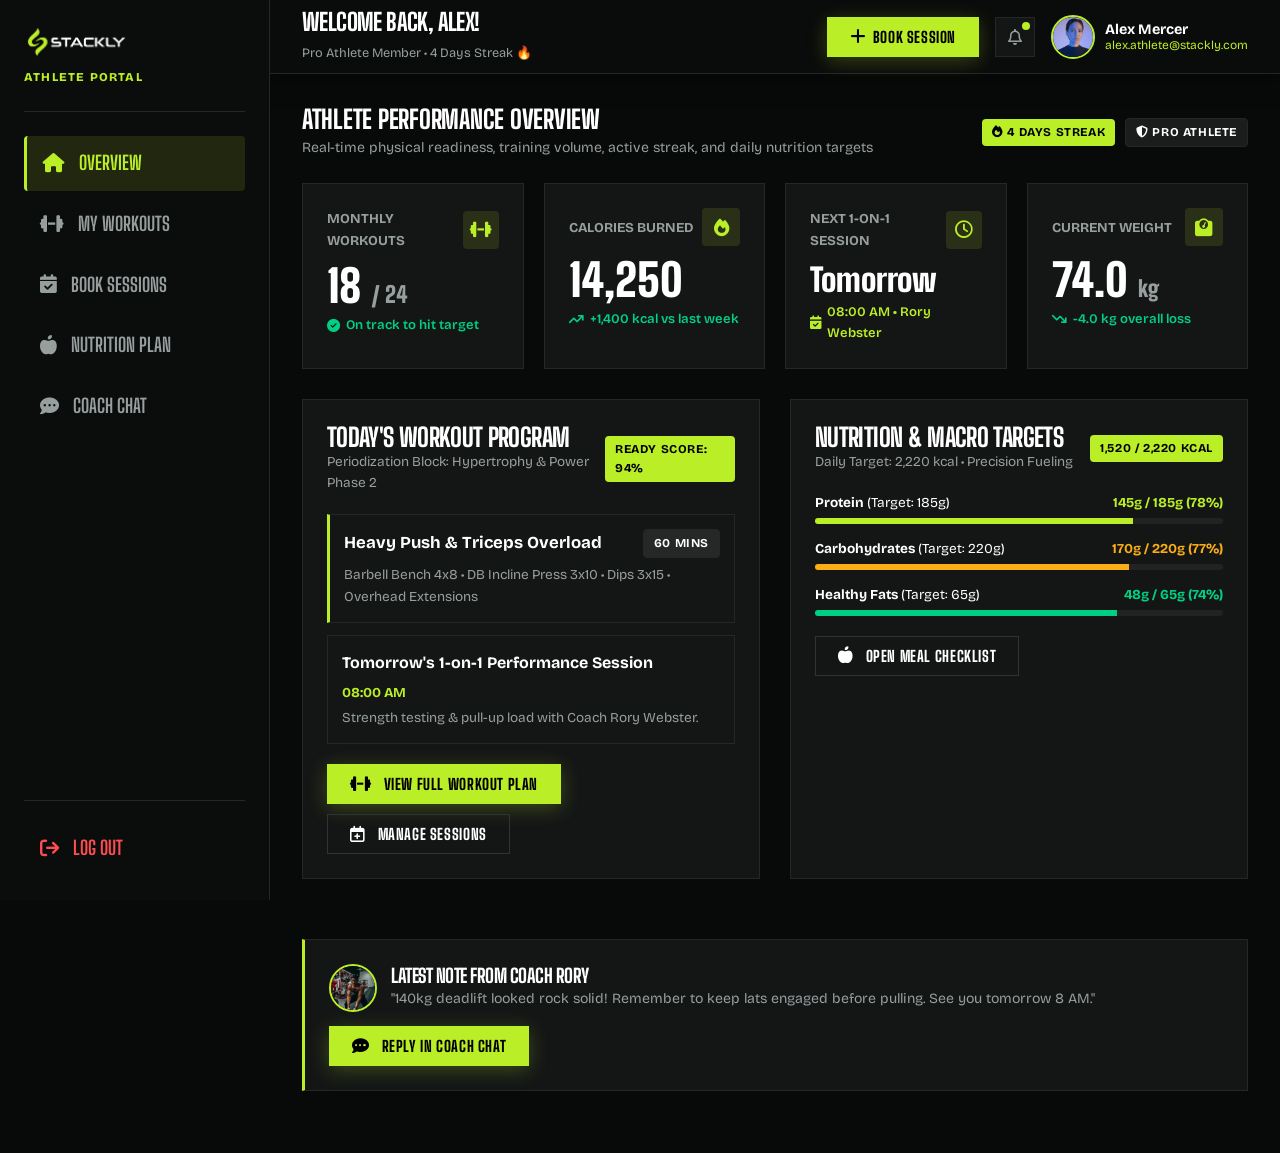
<file: customer-dashboard.html>
<!DOCTYPE html>
<html lang="en">
<head>
  <meta charset="UTF-8">
  <meta name="viewport" content="width=device-width, initial-scale=1.0">
  <title>Athlete Portal – Stackly Fitness</title>
  
  <link rel="preconnect" href="https://fonts.googleapis.com">
  <link rel="preconnect" href="https://fonts.gstatic.com" crossorigin>
  <link href="https://fonts.googleapis.com/css2?family=Big+Shoulders+Display:wght@400;600;700;800;900&family=Bricolage+Grotesque:opsz,wght@12..96,300;400;500;600;700;800&display=swap" rel="stylesheet">
  <!-- Google Material Symbols Outlined -->
  <link rel="stylesheet" href="https://fonts.googleapis.com/css2?family=Material+Symbols+Outlined:opsz,wght,FILL,GRAD@20..48,100..700,0..1,-50..200">
  <link rel="stylesheet" href="https://cdnjs.cloudflare.com/ajax/libs/font-awesome/6.5.1/css/all.min.css">
  
  <link rel="stylesheet" href="css/style.css">
  <link rel="stylesheet" href="css/pages.css">
</head>
<body class="dashboard-body">

  <!-- Mobile Sidebar Backdrop Overlay -->
  <div class="dash-sidebar-backdrop" id="sidebar-backdrop"></div>

  <div class="dashboard-layout">
    <!-- Sidebar -->
    <aside class="dashboard-sidebar">
      <div>
        <div class="dashboard-logo-area" style="display: flex; align-items: flex-start; justify-content: space-between;">
          <div>
            <a href="index.html" class="site-logo">
              <img src="images/stackly-logo-dark.webp" alt="Stackly Logo" style="height: 36px;">
            </a>
            <div style="font-size: 0.75rem; text-transform: uppercase; color: var(--color-primary); font-weight: 800; letter-spacing: 0.1em; margin-top: 8px;">
              ATHLETE PORTAL
            </div>
          </div>
          <button type="button" id="sidebar-close-btn" class="dash-sidebar-close-btn" aria-label="Close Navigation">
            <i class="fa-solid fa-xmark"></i>
          </button>
        </div>

        <nav class="dashboard-menu">
          <a href="#overview-section" class="dash-menu-item active" data-tab="overview-section">
            <i class="fa-solid fa-house"></i> Overview
          </a>
          <a href="#workouts-section" class="dash-menu-item" data-tab="workouts-section">
            <i class="fa-solid fa-dumbbell"></i> My Workouts
          </a>
          <a href="#sessions-section" class="dash-menu-item" data-tab="sessions-section">
            <i class="fa-solid fa-calendar-check"></i> Book Sessions
          </a>
          <a href="#nutrition-section" class="dash-menu-item" data-tab="nutrition-section">
            <i class="fa-solid fa-apple-whole"></i> Nutrition Plan
          </a>
          <a href="#chat-section" class="dash-menu-item" data-tab="chat-section">
            <i class="fa-solid fa-comment-dots"></i> Coach Chat
          </a>
        </nav>
      </div>

      <div>
        <div style="padding-top: 20px; border-top: 1px solid var(--color-dark-border);">
          <a href="login.html" class="dash-menu-item" style="color: var(--color-danger);">
            <i class="fa-solid fa-arrow-right-from-bracket"></i> Log Out
          </a>
        </div>
      </div>
    </aside>

    <!-- Main Content -->
    <main class="dashboard-main">
      <!-- Topbar -->
      <div class="dashboard-topbar">
        <div class="dash-topbar-left">
          <button type="button" id="sidebar-toggle-btn" class="btn btn-outline btn-sm" style="padding: 8px 12px; flex-shrink: 0;" aria-label="Toggle Navigation">
            <i class="fa-solid fa-bars"></i>
          </button>
          <div style="min-width: 0;">
            <h2 id="customer-greeting" style="font-size: 1.5rem; color: #fff; margin-bottom: 2px; line-height: 1.2;">WELCOME BACK, ALEX!</h2>
            <span id="customer-streak" style="font-size: 0.8rem; color: var(--color-text-light);">Pro Athlete Member • 4 Days Streak 🔥</span>
          </div>
        </div>

        <div class="dash-user-area">
          <button type="button" id="btn-book-session-modal" class="btn btn-primary btn-sm" style="display: inline-flex; align-items: center; gap: 6px; cursor: pointer;">
            <i class="fa-solid fa-plus"></i> <span class="btn-text">Book Session</span>
          </button>

          <div id="customer-bell-btn" style="position: relative; width: 40px; height: 40px; display: flex; align-items: center; justify-content: center; background-color: var(--color-dark-surface); border: 1px solid var(--color-dark-border); cursor: pointer; flex-shrink: 0;" title="Notifications">
            <i class="fa-regular fa-bell"></i>
            <span style="position: absolute; top: 4px; right: 4px; width: 8px; height: 8px; background-color: var(--color-primary); border-radius: 50%;"></span>
          </div>

          <div style="display: flex; align-items: center; gap: 10px; min-width: 0;">
            <img src="images/avatar-1.webp" alt="Alex Mercer" class="dash-avatar">
            <div class="dash-profile-meta" style="display: flex; flex-direction: column; justify-content: center; min-width: 0;">
              <div id="customer-profile-name" style="font-weight: 700; color: #fff; font-size: 0.9rem; line-height: 1.2; white-space: nowrap; overflow: hidden; text-overflow: ellipsis; max-width: 140px;">Alex Mercer</div>
              <div id="customer-profile-email" style="font-size: 0.75rem; color: var(--color-primary); line-height: 1.2; white-space: nowrap; overflow: hidden; text-overflow: ellipsis; max-width: 160px;">alex.athlete@stackly.com</div>
            </div>
          </div>
        </div>
      </div>

      <!-- Content Area -->
      <div class="dashboard-content">

        <!-- ================= 1. OVERVIEW SECTION ================= -->
        <section id="overview-section" class="dash-tab-content active">
          <div class="dash-section-header" style="display: flex; justify-content: space-between; align-items: center; margin-bottom: 24px; flex-wrap: wrap; gap: 12px;">
            <div>
              <h2 class="dash-section-title" style="font-size: 1.6rem; color: #fff; margin-bottom: 4px;">ATHLETE PERFORMANCE OVERVIEW</h2>
              <p class="dash-section-subtitle" style="font-size: 0.88rem; color: var(--color-text-light); margin: 0;">Real-time physical readiness, training volume, active streak, and daily nutrition targets</p>
            </div>
            <div style="display: flex; align-items: center; gap: 10px; flex-wrap: wrap;">
              <span class="badge badge-lime"><i class="fa-solid fa-fire fa-beat"></i> 4 DAYS STREAK</span>
              <span class="badge badge-dark"><i class="fa-solid fa-shield-halved"></i> PRO ATHLETE</span>
            </div>
          </div>

          <!-- Metrics Row -->
          <div class="dash-metrics-grid">
            <div class="metric-card">
              <div class="metric-header">
                <span class="text-muted" style="font-size: 0.85rem; text-transform: uppercase; font-weight: 700;">Monthly Workouts</span>
                <div class="metric-icon"><i class="fa-solid fa-dumbbell"></i></div>
              </div>
              <div class="metric-value">18 <span style="font-size: 1.4rem; color: var(--color-text-light);">/ 24</span></div>
              <div class="metric-change up"><i class="fa-solid fa-circle-check"></i> On track to hit target</div>
            </div>

            <div class="metric-card">
              <div class="metric-header">
                <span class="text-muted" style="font-size: 0.85rem; text-transform: uppercase; font-weight: 700;">Calories Burned</span>
                <div class="metric-icon"><i class="fa-solid fa-fire"></i></div>
              </div>
              <div class="metric-value">14,250</div>
              <div class="metric-change up"><i class="fa-solid fa-arrow-trend-up"></i> +1,400 kcal vs last week</div>
            </div>

            <div class="metric-card">
              <div class="metric-header">
                <span class="text-muted" style="font-size: 0.85rem; text-transform: uppercase; font-weight: 700;">Next 1-on-1 Session</span>
                <div class="metric-icon"><i class="fa-regular fa-clock"></i></div>
              </div>
              <div class="metric-value" style="font-size: 2rem;">Tomorrow</div>
              <div class="metric-change" style="color: var(--color-primary);"><i class="fa-solid fa-calendar-check"></i> 08:00 AM • Rory Webster</div>
            </div>

            <div class="metric-card">
              <div class="metric-header">
                <span class="text-muted" style="font-size: 0.85rem; text-transform: uppercase; font-weight: 700;">Current Weight</span>
                <div class="metric-icon"><i class="fa-solid fa-weight-scale"></i></div>
              </div>
              <div class="metric-value">74.0 <span style="font-size: 1.4rem; color: var(--color-text-light);">kg</span></div>
              <div class="metric-change up"><i class="fa-solid fa-arrow-trend-down"></i> -4.0 kg overall loss</div>
            </div>
          </div>

          <!-- Overview 2-Column Summary Cards -->
          <div class="dash-two-col">
            <!-- Today's Training Schedule & Readiness -->
            <div class="dash-table-card">
              <div class="dash-card-header">
                <div>
                  <h3 class="dash-card-title">TODAY'S WORKOUT PROGRAM</h3>
                  <p style="font-size: 0.85rem; color: var(--color-text-light); margin: 0;">Periodization Block: Hypertrophy &amp; Power Phase 2</p>
                </div>
                <span class="badge badge-lime">Ready Score: 94%</span>
              </div>

              <div style="display: flex; flex-direction: column; gap: 12px; margin-bottom: 20px;">
                <div style="padding: 14px; background-color: var(--color-dark-surface); border: 1px solid var(--color-dark-border); border-left: 3px solid var(--color-primary);">
                  <div style="display: flex; justify-content: space-between; align-items: center; margin-bottom: 6px; flex-wrap: wrap; gap: 6px;">
                    <strong style="color: #fff; font-size: 1.05rem;">Heavy Push &amp; Triceps Overload</strong>
                    <span class="badge badge-dark">60 Mins</span>
                  </div>
                  <div style="font-size: 0.85rem; color: var(--color-text-light);">Barbell Bench 4x8 • DB Incline Press 3x10 • Dips 3x15 • Overhead Extensions</div>
                </div>

                <div style="padding: 14px; background-color: var(--color-dark-surface); border: 1px solid var(--color-dark-border);">
                  <div style="display: flex; justify-content: space-between; align-items: center; margin-bottom: 4px; flex-wrap: wrap; gap: 6px;">
                    <strong style="color: #fff;">Tomorrow's 1-on-1 Performance Session</strong>
                    <span class="text-lime" style="font-size: 0.85rem; font-weight: 700;">08:00 AM</span>
                  </div>
                  <div style="font-size: 0.85rem; color: var(--color-text-light);">Strength testing &amp; pull-up load with Coach Rory Webster.</div>
                </div>
              </div>

              <div style="display: flex; gap: 10px; flex-wrap: wrap;">
                <button type="button" class="btn btn-primary btn-sm btn-tab-switch" data-tab="workouts-section">
                  <i class="fa-solid fa-dumbbell"></i> View Full Workout Plan
                </button>
                <button type="button" class="btn btn-outline btn-sm btn-tab-switch" data-tab="sessions-section">
                  <i class="fa-regular fa-calendar-plus"></i> Manage Sessions
                </button>
              </div>
            </div>

            <!-- Daily Nutrition & Macro Matrix Summary -->
            <div class="dash-table-card">
              <div class="dash-card-header">
                <div>
                  <h3 class="dash-card-title">NUTRITION &amp; MACRO TARGETS</h3>
                  <p style="font-size: 0.85rem; color: var(--color-text-light); margin: 0;">Daily Target: 2,220 kcal • Precision Fueling</p>
                </div>
                <span class="badge badge-lime" id="overview-cals-badge">1,520 / 2,220 kcal</span>
              </div>

              <div style="display: flex; flex-direction: column; gap: 14px; margin-bottom: 20px;">
                <!-- Protein Bar -->
                <div>
                  <div style="display: flex; justify-content: space-between; font-size: 0.85rem; margin-bottom: 4px;">
                    <span style="color: #fff;"><strong>Protein</strong> (Target: 185g)</span>
                    <span class="text-lime" style="font-weight: 700;">145g / 185g (78%)</span>
                  </div>
                  <div style="width: 100%; height: 6px; background-color: #222; border-radius: 3px; overflow: hidden;">
                    <div style="width: 78%; height: 100%; background-color: var(--color-primary);"></div>
                  </div>
                </div>

                <!-- Carbs Bar -->
                <div>
                  <div style="display: flex; justify-content: space-between; font-size: 0.85rem; margin-bottom: 4px;">
                    <span style="color: #fff;"><strong>Carbohydrates</strong> (Target: 220g)</span>
                    <span style="color: #faad14; font-weight: 700;">170g / 220g (77%)</span>
                  </div>
                  <div style="width: 100%; height: 6px; background-color: #222; border-radius: 3px; overflow: hidden;">
                    <div style="width: 77%; height: 100%; background-color: #faad14;"></div>
                  </div>
                </div>

                <!-- Fats Bar -->
                <div>
                  <div style="display: flex; justify-content: space-between; font-size: 0.85rem; margin-bottom: 4px;">
                    <span style="color: #fff;"><strong>Healthy Fats</strong> (Target: 65g)</span>
                    <span style="color: #00d084; font-weight: 700;">48g / 65g (74%)</span>
                  </div>
                  <div style="width: 100%; height: 6px; background-color: #222; border-radius: 3px; overflow: hidden;">
                    <div style="width: 74%; height: 100%; background-color: #00d084;"></div>
                  </div>
                </div>
              </div>

              <div style="display: flex; gap: 10px; flex-wrap: wrap;">
                <button type="button" class="btn btn-outline btn-sm btn-tab-switch" data-tab="nutrition-section">
                  <i class="fa-solid fa-apple-whole"></i> Open Meal Checklist
                </button>
              </div>
            </div>
          </div>

          <!-- Coach Communication Callout -->
          <div class="dash-table-card" style="border-left: 3px solid var(--color-primary);">
            <div style="display: flex; align-items: center; justify-content: space-between; flex-wrap: wrap; gap: 14px;">
              <div style="display: flex; align-items: center; gap: 14px; min-width: 0;">
                <img src="images/trainer-1.webp" alt="Coach Rory" style="width: 48px; height: 48px; border-radius: 50%; object-fit: cover; border: 2px solid var(--color-primary); flex-shrink: 0;">
                <div style="min-width: 0;">
                  <h4 style="font-size: 1.2rem; color: #fff; margin-bottom: 2px;">LATEST NOTE FROM COACH RORY</h4>
                  <p style="font-size: 0.88rem; color: var(--color-text-light); margin: 0;">"140kg deadlift looked rock solid! Remember to keep lats engaged before pulling. See you tomorrow 8 AM."</p>
                </div>
              </div>
              <button type="button" class="btn btn-primary btn-sm btn-tab-switch" data-tab="chat-section">
                <i class="fa-solid fa-comment-dots"></i> Reply in Coach Chat
              </button>
            </div>
          </div>
        </section>

        <!-- ================= 2. WORKOUTS SECTION ================= -->
        <section id="workouts-section" class="dash-tab-content">
          <div class="dash-section-header" style="display: flex; justify-content: space-between; align-items: center; margin-bottom: 24px; flex-wrap: wrap; gap: 12px;">
            <div>
              <h2 class="dash-section-title" style="font-size: 1.6rem; color: #fff; margin-bottom: 4px;">ATHLETE WORKOUT MATRIX &amp; PROGRESSION</h2>
              <p class="dash-section-subtitle" style="font-size: 0.88rem; color: var(--color-text-light); margin: 0;">Periodized training regimen, strength overload trajectory, and personal lifting records</p>
            </div>
            <div style="display: flex; align-items: center; gap: 10px;">
              <span class="badge badge-lime"><i class="fa-solid fa-trophy"></i> 4 PRs THIS CYCLE</span>
            </div>
          </div>

          <!-- Visual Progression Chart -->
          <div class="chart-box">
            <div class="dash-card-header">
              <div>
                <h3 class="dash-card-title">YOUR 8-WEEK PROGRESSION MATRIX</h3>
                <p style="font-size: 0.85rem; color: var(--color-text-light); margin: 0;">Strength overload index (green) vs body weight decline (dashed white)</p>
              </div>
              <div style="display: flex; gap: 16px; font-size: 0.85rem; align-items: center; flex-wrap: wrap;">
                <span><span style="display:inline-block; width: 14px; height: 3px; background-color: var(--color-primary); vertical-align: middle; margin-right: 4px;"></span> Strength Index</span>
                <span><span style="display:inline-block; width: 14px; height: 2px; border-top: 2px dashed #fff; vertical-align: middle; margin-right: 4px;"></span> Body Weight (kg)</span>
              </div>
            </div>
            <div id="customer-progression-chart" class="svg-chart-wrap">
              <!-- Injected by js/dashboard.js -->
            </div>
          </div>

          <!-- Personal Records Row -->
          <div class="dash-pr-grid" style="display: grid; grid-template-columns: repeat(auto-fit, minmax(200px, 1fr)); gap: 14px; margin-bottom: 24px;">
            <div style="background-color: var(--color-dark-surface); border: 1px solid var(--color-dark-border); padding: 16px; border-left: 3px solid var(--color-primary);">
              <div style="font-size: 0.8rem; text-transform: uppercase; color: var(--color-text-light); font-weight: 700;">Deadlift PR</div>
              <div style="font-size: 2rem; font-family: var(--font-heading); color: #fff; font-weight: 900;">140.0 <span style="font-size: 1rem; color: var(--color-primary);">kg</span></div>
              <div style="font-size: 0.75rem; color: var(--color-success);"><i class="fa-solid fa-arrow-trend-up"></i> +10kg PR logged this week</div>
            </div>
            <div style="background-color: var(--color-dark-surface); border: 1px solid var(--color-dark-border); padding: 16px;">
              <div style="font-size: 0.8rem; text-transform: uppercase; color: var(--color-text-light); font-weight: 700;">Back Squat PR</div>
              <div style="font-size: 2rem; font-family: var(--font-heading); color: #fff; font-weight: 900;">125.0 <span style="font-size: 1rem; color: var(--color-text-light);">kg</span></div>
              <div style="font-size: 0.75rem; color: var(--color-text-light);">Verified by Rory Webster</div>
            </div>
            <div style="background-color: var(--color-dark-surface); border: 1px solid var(--color-dark-border); padding: 16px;">
              <div style="font-size: 0.8rem; text-transform: uppercase; color: var(--color-text-light); font-weight: 700;">Bench Press PR</div>
              <div style="font-size: 2rem; font-family: var(--font-heading); color: #fff; font-weight: 900;">105.0 <span style="font-size: 1rem; color: var(--color-text-light);">kg</span></div>
              <div style="font-size: 0.75rem; color: var(--color-success);"><i class="fa-solid fa-arrow-trend-up"></i> +5kg PR this month</div>
            </div>
            <div style="background-color: var(--color-dark-surface); border: 1px solid var(--color-dark-border); padding: 16px;">
              <div style="font-size: 0.8rem; text-transform: uppercase; color: var(--color-text-light); font-weight: 700;">Overhead Press</div>
              <div style="font-size: 2rem; font-family: var(--font-heading); color: #fff; font-weight: 900;">72.5 <span style="font-size: 1rem; color: var(--color-text-light);">kg</span></div>
              <div style="font-size: 0.75rem; color: var(--color-text-light);">Clean strict form</div>
            </div>
          </div>

          <!-- Weekly Training Split & Workout Log Form -->
          <div class="dash-two-col">
            <!-- Weekly Training Routine Schedule -->
            <div class="dash-table-card">
              <div class="dash-card-header">
                <h3 class="dash-card-title">WEEKLY PERIODIZATION SPLIT</h3>
                <span class="badge badge-lime">Phase 2 Active</span>
              </div>
              <div style="display: flex; flex-direction: column; gap: 10px;">
                <div style="padding: 12px; background-color: var(--color-dark-surface); border: 1px solid var(--color-dark-border); display: flex; justify-content: space-between; align-items: center;">
                  <div>
                    <strong style="color: var(--color-primary); font-size: 0.85rem; text-transform: uppercase;">Monday</strong>
                    <div style="color: #fff; font-weight: 600;">Upper Body Heavy Push (Chest/Delts)</div>
                  </div>
                  <span class="badge badge-dark">Completed</span>
                </div>
                <div style="padding: 12px; background-color: var(--color-dark-surface); border: 1px solid var(--color-dark-border); border-left: 3px solid var(--color-primary); display: flex; justify-content: space-between; align-items: center;">
                  <div>
                    <strong style="color: var(--color-primary); font-size: 0.85rem; text-transform: uppercase;">Tuesday (Today)</strong>
                    <div style="color: #fff; font-weight: 600;">Heavy Pull &amp; Deadlift Progression (140kg)</div>
                  </div>
                  <span class="badge badge-lime">Today</span>
                </div>
                <div style="padding: 12px; background-color: var(--color-dark-surface); border: 1px solid var(--color-dark-border); display: flex; justify-content: space-between; align-items: center;">
                  <div>
                    <strong style="color: var(--color-primary); font-size: 0.85rem; text-transform: uppercase;">Wednesday</strong>
                    <div style="color: #fff; font-weight: 600;">Athletic Mobility, Handstand Drills &amp; Sauna</div>
                  </div>
                  <span style="color: var(--color-text-light); font-size: 0.8rem;">Scheduled</span>
                </div>
                <div style="padding: 12px; background-color: var(--color-dark-surface); border: 1px solid var(--color-dark-border); display: flex; justify-content: space-between; align-items: center;">
                  <div>
                    <strong style="color: var(--color-primary); font-size: 0.85rem; text-transform: uppercase;">Thursday</strong>
                    <div style="color: #fff; font-weight: 600;">Lower Body Strength (Squats &amp; Split Squats)</div>
                  </div>
                  <span style="color: var(--color-text-light); font-size: 0.8rem;">Scheduled</span>
                </div>
                <div style="padding: 12px; background-color: var(--color-dark-surface); border: 1px solid var(--color-dark-border); display: flex; justify-content: space-between; align-items: center;">
                  <div>
                    <strong style="color: var(--color-primary); font-size: 0.85rem; text-transform: uppercase;">Friday</strong>
                    <div style="color: #fff; font-weight: 600;">MetCon Conditioning &amp; Prowler Sled Sprints</div>
                  </div>
                  <span style="color: var(--color-text-light); font-size: 0.8rem;">Scheduled</span>
                </div>
              </div>
            </div>

            <!-- Quick Exercise Log Form -->
            <div class="dash-table-card">
              <div class="dash-card-header">
                <h3 class="dash-card-title">LOG TODAY'S EXERCISE SET</h3>
                <span class="badge badge-dark"><i class="fa-solid fa-pen"></i> Daily Log</span>
              </div>
              <form id="workout-log-form" novalidate>
                <div class="form-group" style="margin-bottom: 12px;">
                  <label class="form-label" style="font-size: 0.85rem;">Exercise Name</label>
                  <input type="text" id="log-exercise-name" class="form-control" placeholder="e.g. Barbell Incline Press" required>
                </div>
                <div class="workout-form-inputs-grid" style="display: grid; grid-template-columns: 1fr 1fr 1fr; gap: 10px; margin-bottom: 14px;">
                  <div>
                    <label class="form-label" style="font-size: 0.85rem;">Sets</label>
                    <input type="number" id="log-exercise-sets" class="form-control" value="4" min="1">
                  </div>
                  <div>
                    <label class="form-label" style="font-size: 0.85rem;">Reps</label>
                    <input type="number" id="log-exercise-reps" class="form-control" value="10" min="1">
                  </div>
                  <div>
                    <label class="form-label" style="font-size: 0.85rem;">Weight (kg)</label>
                    <input type="number" id="log-exercise-weight" class="form-control" value="85" step="0.5">
                  </div>
                </div>
                <button type="submit" class="btn btn-primary btn-sm" style="width: 100%; cursor: pointer;">
                  <i class="fa-solid fa-check"></i> Save Exercise to Workout Log
                </button>
              </form>

              <!-- Recently logged preview -->
              <div style="margin-top: 20px;">
                <div style="font-size: 0.85rem; text-transform: uppercase; color: var(--color-text-light); font-weight: 700; margin-bottom: 8px;">Recent Entries</div>
                <div id="workout-logged-list" style="display: flex; flex-direction: column; gap: 8px;">
                  <div style="display: flex; justify-content: space-between; font-size: 0.85rem; padding: 8px 10px; background: var(--color-dark-surface); border: 1px solid var(--color-dark-border);">
                    <span style="color: #fff;"><strong>Deadlift:</strong> 5 sets × 5 reps</span>
                    <span class="text-lime" style="font-weight: 700;">140.0 kg</span>
                  </div>
                  <div style="display: flex; justify-content: space-between; font-size: 0.85rem; padding: 8px 10px; background: var(--color-dark-surface); border: 1px solid var(--color-dark-border);">
                    <span style="color: #fff;"><strong>Weighted Pull-ups:</strong> 4 sets × 8 reps</span>
                    <span class="text-lime" style="font-weight: 700;">+20.0 kg</span>
                  </div>
                </div>
              </div>
            </div>
          </div>
        </section>

        <!-- ================= 3. SESSIONS SECTION ================= -->
        <section id="sessions-section" class="dash-tab-content">
          <div class="dash-section-header" style="display: flex; justify-content: space-between; align-items: center; margin-bottom: 24px; flex-wrap: wrap; gap: 12px;">
            <div>
              <h2 class="dash-section-title" style="font-size: 1.6rem; color: #fff; margin-bottom: 4px;">SCHEDULED SESSIONS &amp; COACH BOOKING</h2>
              <p class="dash-section-subtitle" style="font-size: 0.88rem; color: var(--color-text-light); margin: 0;">Book dedicated 1-on-1 performance coaching, specialist clinic slots, and recovery rooms</p>
            </div>
            <button type="button" id="btn-trigger-book-inline" class="btn btn-primary btn-sm" style="cursor: pointer;">
              <i class="fa-solid fa-plus"></i> Book New Session
            </button>
          </div>

          <!-- Upcoming Sessions Card -->
          <div class="dash-table-card">
            <div class="dash-card-header">
              <h3 class="dash-card-title">UPCOMING SCHEDULED SESSIONS</h3>
              <span class="badge badge-lime">3 Confirmed</span>
            </div>

            <div id="sessions-list-container" style="display: flex; flex-direction: column; gap: 14px;">
              <!-- Session 1 -->
              <div class="session-item-card" style="display: flex; justify-content: space-between; align-items: center; padding: 16px; background-color: var(--color-dark-surface); border: 1px solid var(--color-dark-border); border-left: 3px solid var(--color-primary);">
                <div style="display: flex; align-items: center; gap: 14px; min-width: 0;">
                  <img src="images/trainer-1.webp" alt="Rory Webster" style="width: 44px; height: 44px; border-radius: 50%; object-fit: cover; flex-shrink: 0;">
                  <div style="min-width: 0;">
                    <h5 style="font-size: 1.15rem; color: #fff; margin-bottom: 2px;">Strength &amp; Conditioning (1-on-1)</h5>
                    <div style="font-size: 0.85rem; color: var(--color-primary);">Tomorrow • 08:00 AM - 09:00 AM • Coach Rory Webster</div>
                  </div>
                </div>
                <div style="display: flex; gap: 8px; flex-shrink: 0;">
                  <button type="button" class="btn btn-outline btn-sm btn-reschedule-session" title="Reschedule Session">
                    <i class="fa-solid fa-calendar"></i> Reschedule
                  </button>
                  <button type="button" class="btn btn-outline btn-sm btn-cancel-session" style="color: var(--color-danger); border-color: rgba(255,77,79,0.3);" title="Cancel Session">
                    <i class="fa-solid fa-xmark"></i>
                  </button>
                </div>
              </div>

              <!-- Session 2 -->
              <div class="session-item-card" style="display: flex; justify-content: space-between; align-items: center; padding: 16px; background-color: var(--color-dark-surface); border: 1px solid var(--color-dark-border);">
                <div style="display: flex; align-items: center; gap: 14px; min-width: 0;">
                  <img src="images/trainer-3.webp" alt="Adam Walker" style="width: 44px; height: 44px; border-radius: 50%; object-fit: cover; flex-shrink: 0;">
                  <div style="min-width: 0;">
                    <h5 style="font-size: 1.15rem; color: #fff; margin-bottom: 2px;">Calisthenics &amp; Handstand Clinic</h5>
                    <div style="font-size: 0.85rem; color: var(--color-text-light);">Thursday • 06:00 PM - 07:15 PM • Coach Adam Walker</div>
                  </div>
                </div>
                <div style="display: flex; gap: 8px; flex-shrink: 0;">
                  <button type="button" class="btn btn-outline btn-sm btn-reschedule-session" title="Reschedule Session">
                    <i class="fa-solid fa-calendar"></i> Reschedule
                  </button>
                  <button type="button" class="btn btn-outline btn-sm btn-cancel-session" style="color: var(--color-danger); border-color: rgba(255,77,79,0.3);" title="Cancel Session">
                    <i class="fa-solid fa-xmark"></i>
                  </button>
                </div>
              </div>

              <!-- Session 3 -->
              <div class="session-item-card" style="display: flex; justify-content: space-between; align-items: center; padding: 16px; background-color: var(--color-dark-surface); border: 1px solid var(--color-dark-border);">
                <div style="display: flex; align-items: center; gap: 14px; min-width: 0;">
                  <img src="images/trainer-4.webp" alt="Elena Rostova" style="width: 44px; height: 44px; border-radius: 50%; object-fit: cover; flex-shrink: 0;">
                  <div style="min-width: 0;">
                    <h5 style="font-size: 1.15rem; color: #fff; margin-bottom: 2px;">Deep Mobility &amp; Sauna Recovery</h5>
                    <div style="font-size: 0.85rem; color: var(--color-text-light);">Saturday • 10:30 AM - 11:30 AM • Coach Elena Rostova</div>
                  </div>
                </div>
                <div style="display: flex; gap: 8px; flex-shrink: 0;">
                  <button type="button" class="btn btn-outline btn-sm btn-reschedule-session" title="Reschedule Session">
                    <i class="fa-solid fa-calendar"></i> Reschedule
                  </button>
                  <button type="button" class="btn btn-outline btn-sm btn-cancel-session" style="color: var(--color-danger); border-color: rgba(255,77,79,0.3);" title="Cancel Session">
                    <i class="fa-solid fa-xmark"></i>
                  </button>
                </div>
              </div>
            </div>
          </div>

          <!-- Completed Past Sessions History -->
          <div class="dash-table-card">
            <div class="dash-card-header">
              <h3 class="dash-card-title">RECENT COMPLETED SESSIONS &amp; FEEDBACK</h3>
              <span class="badge badge-dark">Past 30 Days</span>
            </div>
            <div style="overflow-x: auto;">
              <table class="dash-table">
                <thead>
                  <tr>
                    <th>Date &amp; Time</th>
                    <th>Session Focus</th>
                    <th>Coach</th>
                    <th>Status</th>
                    <th>Coach Note</th>
                  </tr>
                </thead>
                <tbody>
                  <tr>
                    <td>Monday • 08:00 AM</td>
                    <td><strong>Olympic Lifting &amp; Cleans</strong></td>
                    <td>Madelyn Donin</td>
                    <td><span class="status-badge status-active">Completed</span></td>
                    <td style="color: var(--color-text-light);">Excellent bar turnover, hips extended fully.</td>
                  </tr>
                  <tr>
                    <td>Last Friday • 05:30 PM</td>
                    <td><strong>High-Intensity Conditioning</strong></td>
                    <td>Rory Webster</td>
                    <td><span class="status-badge status-active">Completed</span></td>
                    <td style="color: var(--color-text-light);">Hit all intervals under target threshold.</td>
                  </tr>
                  <tr>
                    <td>Last Wednesday • 10:00 AM</td>
                    <td><strong>Hamstring &amp; Hip Rehab</strong></td>
                    <td>Elena Rostova</td>
                    <td><span class="status-badge status-active">Completed</span></td>
                    <td style="color: var(--color-text-light);">Hip asymmetry resolved; cleared for full deadlifts.</td>
                  </tr>
                </tbody>
              </table>
            </div>
          </div>
        </section>

        <!-- ================= 4. NUTRITION SECTION ================= -->
        <section id="nutrition-section" class="dash-tab-content">
          <div class="dash-section-header" style="display: flex; justify-content: space-between; align-items: center; margin-bottom: 24px; flex-wrap: wrap; gap: 12px;">
            <div>
              <h2 class="dash-section-title" style="font-size: 1.6rem; color: #fff; margin-bottom: 4px;">TODAY'S MACRO MATRIX &amp; NUTRITION PLAN</h2>
              <p class="dash-section-subtitle" style="font-size: 0.88rem; color: var(--color-text-light); margin: 0;">Fueling protocol engineered for lean muscle synthesis, recovery, and metabolic endurance</p>
            </div>
            <div style="display: flex; align-items: center; gap: 10px;">
              <div id="calories-consumed" class="badge badge-lime" style="font-size: 0.95rem;">
                0 kcal
              </div>
            </div>
          </div>

          <!-- Macro Targets Cards -->
          <div class="dash-macro-grid" style="display: grid; grid-template-columns: repeat(auto-fit, minmax(200px, 1fr)); gap: 14px; margin-bottom: 24px;">
            <div style="background-color: var(--color-dark-surface); border: 1px solid var(--color-dark-border); padding: 16px; border-left: 3px solid var(--color-primary);">
              <div style="font-size: 0.8rem; text-transform: uppercase; color: var(--color-text-light); font-weight: 700;">Daily Calorie Budget</div>
              <div style="font-size: 2rem; font-family: var(--font-heading); color: #fff; font-weight: 900;">2,220 <span style="font-size: 1rem; color: var(--color-primary);">kcal</span></div>
              <div style="font-size: 0.75rem; color: var(--color-text-light);">Maintenance + 10% Lean Bulk</div>
            </div>
            <div style="background-color: var(--color-dark-surface); border: 1px solid var(--color-dark-border); padding: 16px;">
              <div style="font-size: 0.8rem; text-transform: uppercase; color: var(--color-text-light); font-weight: 700;">Target Protein</div>
              <div style="font-size: 2rem; font-family: var(--font-heading); color: #fff; font-weight: 900;">185.0 <span style="font-size: 1rem; color: var(--color-text-light);">g</span></div>
              <div style="font-size: 0.75rem; color: var(--color-primary);">2.5g per kg body weight</div>
            </div>
            <div style="background-color: var(--color-dark-surface); border: 1px solid var(--color-dark-border); padding: 16px;">
              <div style="font-size: 0.8rem; text-transform: uppercase; color: var(--color-text-light); font-weight: 700;">Target Carbs</div>
              <div style="font-size: 2rem; font-family: var(--font-heading); color: #fff; font-weight: 900;">220.0 <span style="font-size: 1rem; color: var(--color-text-light);">g</span></div>
              <div style="font-size: 0.75rem; color: var(--color-text-light);">Glycogen replenishing fuel</div>
            </div>
            <div style="background-color: var(--color-dark-surface); border: 1px solid var(--color-dark-border); padding: 16px;">
              <div style="font-size: 0.8rem; text-transform: uppercase; color: var(--color-text-light); font-weight: 700;">Healthy Fats</div>
              <div style="font-size: 2rem; font-family: var(--font-heading); color: #fff; font-weight: 900;">65.0 <span style="font-size: 1rem; color: var(--color-text-light);">g</span></div>
              <div style="font-size: 0.75rem; color: var(--color-text-light);">Joint and hormone balance</div>
            </div>
          </div>

          <!-- Hydration Tracker Banner -->
          <div class="dash-table-card" style="margin-bottom: 24px;">
            <div class="dash-card-header">
              <div>
                <h3 class="dash-card-title">DAILY HYDRATION TRACKER</h3>
                <p style="font-size: 0.85rem; color: var(--color-text-light); margin: 0;">Goal: 3,500 ml electrolytes &amp; spring water</p>
              </div>
              <span class="badge badge-lime" id="hydration-badge">2,500 / 3,500 ml</span>
            </div>
            <div style="width: 100%; height: 8px; background-color: #222; border-radius: 4px; overflow: hidden; margin-bottom: 14px;">
              <div id="hydration-bar" style="width: 71%; height: 100%; background-color: var(--color-primary); transition: width 0.3s ease;"></div>
            </div>
            <div style="display: flex; gap: 10px; flex-wrap: wrap;">
              <button type="button" class="btn btn-outline btn-sm btn-add-water" data-amount="250" style="cursor: pointer;">
                <i class="fa-solid fa-glass-water"></i> +250 ml Glass
              </button>
              <button type="button" class="btn btn-outline btn-sm btn-add-water" data-amount="500" style="cursor: pointer;">
                <i class="fa-solid fa-bottle-water"></i> +500 ml Shaker
              </button>
            </div>
          </div>

          <!-- Daily Meal & Nutrition Plan Checklist -->
          <div class="dash-table-card">
            <div class="dash-card-header">
              <div>
                <h3 class="dash-card-title">TODAY'S MEAL CHECKLIST</h3>
                <p style="font-size: 0.85rem; color: var(--color-text-light); margin: 0;">Check off completed meals to tally your daily calories consumed</p>
              </div>
            </div>

            <div style="display: flex; flex-direction: column; gap: 12px;">
              <div class="meal-item" style="display: flex; align-items: center; justify-content: space-between; padding: 12px; background-color: var(--color-dark-surface); border: 1px solid var(--color-dark-border); transition: opacity 0.2s;">
                <label style="display: flex; align-items: center; gap: 12px; cursor: pointer; min-width: 0;">
                  <input type="checkbox" class="meal-checkbox" data-cals="550" style="accent-color: var(--color-primary); width: 18px; height: 18px; flex-shrink: 0;">
                  <div>
                    <strong style="color: #fff;">Breakfast: Oats &amp; Whey Shake</strong>
                    <div style="font-size: 0.8rem; color: var(--color-text-light);">80g Rolled Oats, 1 Scoop Stackly Isolate, 100g Blueberries (42g Protein)</div>
                  </div>
                </label>
                <span class="text-lime" style="font-weight: 700; flex-shrink: 0;">550 kcal</span>
              </div>

              <div class="meal-item" style="display: flex; align-items: center; justify-content: space-between; padding: 12px; background-color: var(--color-dark-surface); border: 1px solid var(--color-dark-border); transition: opacity 0.2s;">
                <label style="display: flex; align-items: center; gap: 12px; cursor: pointer; min-width: 0;">
                  <input type="checkbox" class="meal-checkbox" data-cals="650" style="accent-color: var(--color-primary); width: 18px; height: 18px; flex-shrink: 0;">
                  <div>
                    <strong style="color: #fff;">Lunch: Grilled Free-Range Chicken &amp; Quinoa</strong>
                    <div style="font-size: 0.8rem; color: var(--color-text-light);">200g Chicken Breast, Brown Rice, Steamed Broccoli (55g Protein)</div>
                  </div>
                </label>
                <span class="text-lime" style="font-weight: 700; flex-shrink: 0;">650 kcal</span>
              </div>

              <div class="meal-item" style="display: flex; align-items: center; justify-content: space-between; padding: 12px; background-color: var(--color-dark-surface); border: 1px solid var(--color-dark-border); transition: opacity 0.2s;">
                <label style="display: flex; align-items: center; gap: 12px; cursor: pointer; min-width: 0;">
                  <input type="checkbox" class="meal-checkbox" data-cals="320" style="accent-color: var(--color-primary); width: 18px; height: 18px; flex-shrink: 0;">
                  <div>
                    <strong style="color: #fff;">Midday Snack: Greek Yogurt Bowl &amp; Almonds</strong>
                    <div style="font-size: 0.8rem; color: var(--color-text-light);">200g 0% Greek Yogurt, Raw Almonds, Honey (28g Protein)</div>
                  </div>
                </label>
                <span class="text-lime" style="font-weight: 700; flex-shrink: 0;">320 kcal</span>
              </div>

              <div class="meal-item" style="display: flex; align-items: center; justify-content: space-between; padding: 12px; background-color: var(--color-dark-surface); border: 1px solid var(--color-dark-border); transition: opacity 0.2s;">
                <label style="display: flex; align-items: center; gap: 12px; cursor: pointer; min-width: 0;">
                  <input type="checkbox" class="meal-checkbox" data-cals="700" style="accent-color: var(--color-primary); width: 18px; height: 18px; flex-shrink: 0;">
                  <div>
                    <strong style="color: #fff;">Dinner: Wild Salmon &amp; Roasted Sweet Potato</strong>
                    <div style="font-size: 0.8rem; color: var(--color-text-light);">220g Atlantic Salmon, Sweet Potato, Asparagus (48g Protein)</div>
                  </div>
                </label>
                <span class="text-lime" style="font-weight: 700; flex-shrink: 0;">700 kcal</span>
              </div>
            </div>
          </div>
        </section>

        <!-- ================= 5. CHAT SECTION ================= -->
        <section id="chat-section" class="dash-tab-content">
          <div class="dash-section-header" style="display: flex; justify-content: space-between; align-items: center; margin-bottom: 24px; flex-wrap: wrap; gap: 12px;">
            <div>
              <h2 class="dash-section-title" style="font-size: 1.6rem; color: #fff; margin-bottom: 4px;">COACH DIRECT CHAT &amp; PROGRAM SUPPORT</h2>
              <p class="dash-section-subtitle" style="font-size: 0.88rem; color: var(--color-text-light); margin: 0;">Real-time direct communication with Head Performance Coach Rory Webster</p>
            </div>
            <div style="display: flex; align-items: center; gap: 8px;">
              <span class="badge badge-lime"><i class="fa-solid fa-circle fa-fade"></i> COACH ONLINE</span>
            </div>
          </div>

          <div class="dash-table-card">
            <div class="dash-card-header">
              <div style="display: flex; align-items: center; gap: 10px; width: 100%; box-sizing: border-box;">
                <img src="images/trainer-1.webp" alt="Coach Rory" style="width: 44px; height: 44px; border-radius: 50%; object-fit: cover; border: 2px solid var(--color-primary); flex-shrink: 0;">
                <div style="min-width: 0; flex: 1; overflow: hidden;">
                  <h3 class="dash-card-title" style="margin-bottom: 2px; font-size: 1.15rem; line-height: 1.2; white-space: nowrap; overflow: hidden; text-overflow: ellipsis;">COACH RORY WEBSTER</h3>
                  <span style="font-size: 0.75rem; color: var(--color-primary); display: block; white-space: nowrap; overflow: hidden; text-overflow: ellipsis;"><i class="fa-solid fa-circle" style="font-size: 0.55rem;"></i> Head Strength &amp; Conditioning • Online</span>
                </div>
              </div>
            </div>

            <div id="coach-messages-box" style="height: 260px; overflow-y: auto; background-color: var(--color-dark-surface); border: 1px solid var(--color-dark-border); padding: 14px 12px; display: flex; flex-direction: column; gap: 10px; margin-bottom: 14px; box-sizing: border-box; width: 100%;">
              <div style="align-self: flex-start; background-color: #1a1c1c; border: 1px solid #2e3434; color: #fff; padding: 10px 14px; border-radius: 4px; max-width: 85%; font-size: 0.92rem; line-height: 1.35; word-break: break-word; overflow-wrap: break-word;">
                <span style="font-size: 0.75rem; color: var(--color-primary); font-weight: 700; display: block; margin-bottom: 2px;">COACH RORY</span>
                Hey Alex! Great job hitting 140kg on deadlifts yesterday. Your lumbar stability looked rock solid. Tomorrow morning at 8 AM we'll test upper body pull strength.
              </div>
              <div style="align-self: flex-end; background-color: var(--color-primary); color: #000; padding: 10px 14px; border-radius: 4px; max-width: 85%; font-size: 0.92rem; font-weight: 500; line-height: 1.35; word-break: break-word; overflow-wrap: break-word;">
                Thanks Coach! Feeling recovered and ready to go. Should I do any mobility work tonight?
              </div>
              <div style="align-self: flex-start; background-color: #1a1c1c; border: 1px solid #2e3434; color: #fff; padding: 10px 14px; border-radius: 4px; max-width: 85%; font-size: 0.92rem; line-height: 1.35; word-break: break-word; overflow-wrap: break-word;">
                <span style="font-size: 0.75rem; color: var(--color-primary); font-weight: 700; display: block; margin-bottom: 2px;">COACH RORY</span>
                Yes, spend 10 minutes on hip flexors and thoracic foam rolling. See you at 8 sharp!
              </div>
            </div>

            <form id="coach-chat-form" novalidate style="display: flex; gap: 8px; width: 100%; box-sizing: border-box;">
              <input type="text" id="coach-chat-input" class="form-control" placeholder="Ask Coach Rory a question..." style="flex: 1; min-width: 0;" autocomplete="off">
              <button type="submit" id="btn-send-coach-msg" class="btn btn-primary" style="display: inline-flex; align-items: center; justify-content: center; gap: 6px; flex-shrink: 0; padding: 8px 14px; cursor: pointer;">
                Send <i class="fa-solid fa-paper-plane"></i>
              </button>
            </form>
          </div>
        </section>

      </div>
    </main>
  </div>

  <!-- Book Session Interactive Modal -->
  <div id="book-session-modal" class="dash-modal-backdrop">
    <div class="dash-modal-dialog">
      <div class="dash-modal-header">
        <h3 style="font-size: 1.4rem; color: #fff; margin: 0;"><i class="fa-solid fa-calendar-plus text-lime"></i> BOOK A TRAINING SESSION</h3>
        <button type="button" id="close-book-modal-btn" style="background: none; border: none; color: var(--color-text-light); font-size: 1.2rem; cursor: pointer;">
          <i class="fa-solid fa-xmark"></i>
        </button>
      </div>
      <form id="book-session-form" novalidate autocomplete="off">
        <div class="dash-modal-body">
          <div class="form-group" style="margin-bottom: 16px;">
            <label class="form-label">Session Type / Focus</label>
            <select id="modal-session-type" class="form-control">
              <option value="Strength &amp; Conditioning (1-on-1)" selected>Strength &amp; Conditioning (1-on-1)</option>
              <option value="Calisthenics &amp; Handstand Clinic">Calisthenics &amp; Handstand Clinic</option>
              <option value="Deep Mobility &amp; Sauna Recovery">Deep Mobility &amp; Sauna Recovery</option>
              <option value="HIIT Shred &amp; Metabolic Conditioning">HIIT Shred &amp; Metabolic Conditioning</option>
              <option value="Olympic Barbell Lifting Mastery">Olympic Barbell Lifting Mastery</option>
            </select>
          </div>

          <div class="form-group" style="margin-bottom: 16px;">
            <label class="form-label">Select Dedicated Trainer</label>
            <select id="modal-trainer-name" class="form-control">
              <option value="Rory Webster" data-img="images/trainer-1.webp" selected>Rory Webster (Head Performance)</option>
              <option value="Madelyn Donin" data-img="images/trainer-2.webp">Madelyn Donin (Strength Specialist)</option>
              <option value="Adam Walker" data-img="images/trainer-3.webp">Adam Walker (Calisthenics Lead)</option>
              <option value="Elena Rostova" data-img="images/trainer-4.webp">Elena Rostova (Mobility &amp; Rehab)</option>
            </select>
          </div>

          <div class="form-group" style="margin-bottom: 16px;">
            <label class="form-label">Select Day &amp; Time</label>
            <select id="modal-session-time" class="form-control">
              <option value="Tomorrow • 08:00 AM - 09:00 AM">Tomorrow • 08:00 AM - 09:00 AM</option>
              <option value="Tomorrow • 05:30 PM - 06:30 PM">Tomorrow • 05:30 PM - 06:30 PM</option>
              <option value="Thursday • 06:00 PM - 07:15 PM">Thursday • 06:00 PM - 07:15 PM</option>
              <option value="Friday • 07:00 AM - 08:00 AM">Friday • 07:00 AM - 08:00 AM</option>
              <option value="Saturday • 10:30 AM - 11:30 AM">Saturday • 10:30 AM - 11:30 AM</option>
            </select>
          </div>
        </div>
        <div class="dash-modal-footer">
          <button type="button" id="cancel-book-modal-btn" class="btn btn-outline btn-sm">Cancel</button>
          <button type="submit" id="submit-book-modal-btn" class="btn btn-primary btn-sm">Confirm Booking <i class="fa-solid fa-check"></i></button>
        </div>
      </form>
    </div>
  </div>

  <script src="js/main.js"></script>
  <script src="js/dashboard.js"></script>
</body>
</html>
</file>
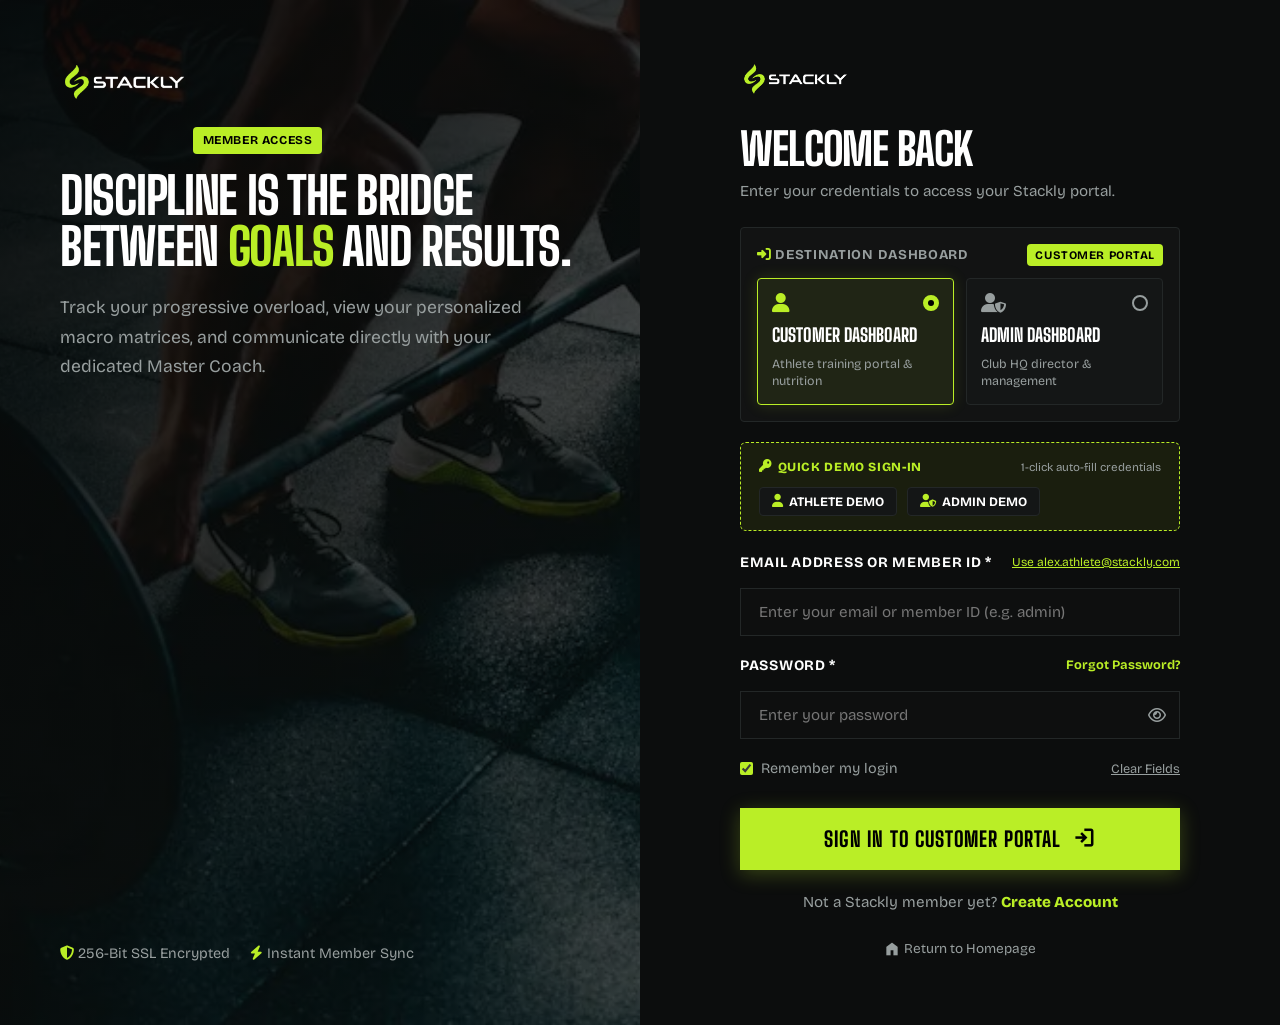
<file: login.html>
<!DOCTYPE html>
<html lang="en">
<head>
  <meta charset="UTF-8">
  <meta name="viewport" content="width=device-width, initial-scale=1.0">
  <title>Member Login – Stackly Fitness</title>
  <meta name="description" content="Sign in to your Stackly Fitness member portal to manage your workouts, schedule trainer sessions, and review your macro nutrition plans.">
  
  <link rel="preconnect" href="https://fonts.googleapis.com">
  <link rel="preconnect" href="https://fonts.gstatic.com" crossorigin>
  <link href="https://fonts.googleapis.com/css2?family=Big+Shoulders+Display:wght@400;600;700;800;900&family=Bricolage+Grotesque:opsz,wght@12..96,300;400;500;600;700;800&display=swap" rel="stylesheet">
    <!-- Google Material Symbols Outlined -->
  <link rel="stylesheet" href="https://fonts.googleapis.com/css2?family=Material+Symbols+Outlined:opsz,wght,FILL,GRAD@20..48,100..700,0..1,-50..200">
<link rel="stylesheet" href="https://cdnjs.cloudflare.com/ajax/libs/font-awesome/6.5.1/css/all.min.css">
  
  <link rel="stylesheet" href="css/style.css">
  <link rel="stylesheet" href="css/pages.css">
</head>
<body>

  <div class="auth-page-wrapper">
    <!-- Visual Left Side -->
    <div class="auth-visual-side" style="background-image: url('images/auth-bg.webp');">
      <div class="auth-visual-content">
        <a href="index.html" class="site-logo" style="margin-bottom: 40px; display: inline-block;">
          <img src="images/stackly-logo-dark.webp" alt="Stackly Logo" style="height: 44px;">
        </a>
        <div class="badge badge-lime" style="margin-bottom: 16px;">Member Access</div>
        <h2 style="font-size: clamp(2.4rem, 4vw, 4rem); line-height: 1; margin-bottom: 20px; color: #fff;">
          DISCIPLINE IS THE BRIDGE BETWEEN <span class="text-lime">GOALS</span> AND RESULTS.
        </h2>
        <p style="color: var(--color-text-light); max-width: 480px; font-size: 1.1rem; line-height: 1.7;">
          Track your progressive overload, view your personalized macro matrices, and communicate directly with your dedicated Master Coach.
        </p>
      </div>

      <div class="auth-visual-content">
        <div style="display: flex; gap: 20px; color: var(--color-text-light); font-size: 0.9rem;">
          <span><i class="fa-solid fa-shield-halved text-lime"></i> 256-Bit SSL Encrypted</span>
          <span><i class="fa-solid fa-bolt text-lime"></i> Instant Member Sync</span>
        </div>
      </div>
    </div>

    <!-- Form Right Side -->
    <div class="auth-form-side">
      <div style="max-width: 440px; width: 100%; margin: 0 auto;">
        <div style="margin-bottom: 24px;">
          <a href="index.html" class="site-logo" style="display: inline-block; margin-bottom: 20px;">
            <img src="images/stackly-logo-dark.webp" alt="Stackly Logo" style="height: 38px;">
          </a>
          <h2 class="auth-form-title" style="font-size: 2.8rem; margin-bottom: 6px;">WELCOME BACK</h2>
          <p style="color: var(--color-text-light); font-size: 0.95rem;">Enter your credentials to access your Stackly portal.</p>
        </div>

        <form id="login-form" autocomplete="off" novalidate>
          <!-- Role / Target Portal Selector -->
          <div class="role-selector-container" style="margin-bottom: 20px;">
            <div class="role-selector-title">
              <span><i class="fa-solid fa-right-to-bracket text-lime"></i> Destination Dashboard</span>
              <span class="badge badge-lime" id="login-role-badge" style="font-size: 0.72rem; padding: 2px 8px;">Customer Portal</span>
            </div>
            <div class="role-selector-grid">
              <label class="role-card-label" for="login-role-customer">
                <input type="radio" name="loginRole" value="customer" id="login-role-customer" checked>
                <div class="role-card">
                  <div>
                    <div class="role-card-top">
                      <i class="fa-solid fa-user role-card-icon"></i>
                      <div class="role-radio-indicator"></div>
                    </div>
                    <div class="role-card-title">Customer Dashboard</div>
                    <div class="role-card-desc">Athlete training portal &amp; nutrition</div>
                  </div>
                </div>
              </label>

              <label class="role-card-label" for="login-role-admin">
                <input type="radio" name="loginRole" value="admin" id="login-role-admin">
                <div class="role-card">
                  <div>
                    <div class="role-card-top">
                      <i class="fa-solid fa-user-shield role-card-icon"></i>
                      <div class="role-radio-indicator"></div>
                    </div>
                    <div class="role-card-title">Admin Dashboard</div>
                    <div class="role-card-desc">Club HQ director &amp; management</div>
                  </div>
                </div>
              </label>
            </div>
          </div>

          <!-- Quick Demo Accounts One-Click Fill -->
          <div class="demo-account-pills" style="border-radius: 6px; margin-bottom: 20px;">
            <div style="display: flex; justify-content: space-between; align-items: center; margin-bottom: 10px;">
              <span style="font-size: 0.78rem; font-weight: 800; text-transform: uppercase; letter-spacing: 0.05em; color: var(--color-primary); display: flex; align-items: center; gap: 6px;">
                <i class="fa-solid fa-key"></i> Quick Demo Sign-In
              </span>
              <span style="font-size: 0.72rem; color: var(--color-text-light);">1-click auto-fill credentials</span>
            </div>
            <div class="demo-btn-group">
              <button type="button" class="demo-btn" id="btn-demo-athlete" style="cursor: pointer; border-radius: 4px; display: inline-flex; align-items: center; gap: 6px;">
                <i class="fa-solid fa-user text-lime"></i> Athlete Demo
              </button>
              <button type="button" class="demo-btn" id="btn-demo-admin" style="cursor: pointer; border-radius: 4px; display: inline-flex; align-items: center; gap: 6px;">
                <i class="fa-solid fa-user-shield text-lime"></i> Admin Demo
              </button>
            </div>
          </div>

          <div class="form-group" style="margin-bottom: 18px;">
            <div style="display: flex; justify-content: space-between; align-items: center; margin-bottom: 6px;">
              <label class="form-label" for="login-email" style="cursor: pointer; margin-bottom: 0;">Email Address or Member ID *</label>
              <a href="javascript:void(0)" id="email-fill-link" class="text-lime" style="font-size: 0.75rem; text-decoration: underline;">Use alex.athlete@stackly.com</a>
            </div>
            <input type="text" id="login-email" name="email" class="form-control" placeholder="Enter your email or member ID (e.g. admin)" value="" autocomplete="username" inputmode="email">
            <div id="login-email-error" class="field-error"></div>
          </div>

          <div class="form-group" style="margin-bottom: 18px;">
            <div style="display: flex; justify-content: space-between; align-items: center; margin-bottom: 6px;">
              <label class="form-label" for="login-password" style="cursor: pointer; margin-bottom: 0;">Password *</label>
              <a href="404.html" class="text-lime" style="font-size: 0.8rem; font-weight: 700;">Forgot Password?</a>
            </div>
            <div style="position: relative;">
              <input type="password" id="login-password" name="password" class="form-control" placeholder="Enter your password" value="" autocomplete="current-password" style="padding-right: 44px; width: 100%;">
              <button type="button" id="toggle-password" style="position: absolute; right: 14px; top: 50%; transform: translateY(-50%); color: var(--color-text-light); background: transparent; border: none; cursor: pointer;" aria-label="Toggle password visibility">
                <i class="fa-regular fa-eye"></i>
              </button>
            </div>
            <div id="login-password-error" class="field-error"></div>
          </div>

          <div style="display: flex; align-items: center; justify-content: space-between; margin-bottom: 28px; font-size: 0.9rem;">
            <label style="display: flex; align-items: center; gap: 8px; cursor: pointer; color: var(--color-text-light);">
              <input type="checkbox" checked style="accent-color: var(--color-primary);"> Remember my login
            </label>
            <button type="button" id="btn-clear-fields" style="background: none; border: none; color: var(--color-text-light); font-size: 0.8rem; cursor: pointer; text-decoration: underline;">
              Clear Fields
            </button>
          </div>

          <button type="submit" id="login-submit-btn" class="btn btn-primary btn-lg" style="width: 100%; margin-bottom: 20px;">
            SIGN IN TO CUSTOMER PORTAL <span class="material-symbols-outlined">login</span>
          </button>

          <div style="text-align: center; color: var(--color-text-light); font-size: 0.95rem;">
            Not a Stackly member yet? 
            <a href="signup.html" class="text-lime" style="font-weight: 800;">Create Account</a>
          </div>

          <div style="text-align: center; margin-top: 24px;">
            <a href="index.html" style="color: var(--color-text-light); font-size: 0.85rem; display: inline-flex; align-items: center; gap: 4px;">
              <span class="material-symbols-outlined" style="font-size: 16px;">home</span> Return to Homepage
            </a>
          </div>
        </form>
      </div>
    </div>
  </div>

  <script src="js/main.js"></script>
  <script>
    const emailInput = document.getElementById('login-email');
    const passInput = document.getElementById('login-password');
    const loginForm = document.getElementById('login-form');
    const roleBadge = document.getElementById('login-role-badge');
    const submitBtn = document.getElementById('login-submit-btn');
    const loginRoleRadios = document.querySelectorAll('input[name="loginRole"]');
    const errEmail = document.getElementById('login-email-error');
    const errPass = document.getElementById('login-password-error');
    const emailFillLink = document.getElementById('email-fill-link');
    const btnDemoAthlete = document.getElementById('btn-demo-athlete');
    const btnDemoAdmin = document.getElementById('btn-demo-admin');

    // UI Error state helpers
    function setLoginError(input, errEl, msg) {
      if (input) {
        input.classList.add('is-invalid');
        input.classList.remove('is-valid');
      }
      if (errEl) {
        errEl.innerHTML = `<i class="fa-solid fa-circle-exclamation"></i> ${msg}`;
        errEl.classList.add('active');
      }
      return false;
    }

    function clearLoginError(input, errEl) {
      if (input) {
        input.classList.remove('is-invalid');
        input.classList.add('is-valid');
      }
      if (errEl) {
        errEl.innerHTML = '';
        errEl.classList.remove('active');
      }
      return true;
    }

    // Role switcher logic
    function updateLoginRoleUI() {
      const selected = document.querySelector('input[name="loginRole"]:checked').value;
      if (selected === 'admin') {
        roleBadge.textContent = 'Admin Portal';
        roleBadge.className = 'badge badge-dark';
        roleBadge.style.color = '#fff';
        roleBadge.style.borderColor = 'var(--color-primary)';
        submitBtn.innerHTML = 'SIGN IN TO ADMIN PORTAL <span class="material-symbols-outlined">shield_person</span>';
        if (emailFillLink) {
          emailFillLink.textContent = 'Use admin@stacklyfitness.com';
        }
        emailInput.setAttribute('placeholder', "Enter admin email or 'admin'");
      } else {
        roleBadge.textContent = 'Customer Portal';
        roleBadge.className = 'badge badge-lime';
        roleBadge.style.color = '#000';
        submitBtn.innerHTML = 'SIGN IN TO CUSTOMER PORTAL <span class="material-symbols-outlined">login</span>';
        if (emailFillLink) {
          emailFillLink.textContent = 'Use alex.athlete@stackly.com';
        }
        emailInput.setAttribute('placeholder', 'Enter registered email or member ID');
      }
    }
    loginRoleRadios.forEach(radio => radio.addEventListener('change', updateLoginRoleUI));

    // One-Click Demo Credentials Fill
    function fillDemoCredentials(role) {
      clearLoginError(emailInput, errEmail);
      clearLoginError(passInput, errPass);
      if (role === 'admin') {
        const radio = document.getElementById('login-role-admin');
        if (radio) radio.checked = true;
        updateLoginRoleUI();
        emailInput.value = 'admin@stacklyfitness.com';
        passInput.value = 'StacklyMaster2026!';
        showToast('Admin credentials loaded: admin@stacklyfitness.com', 'info');
      } else {
        const radio = document.getElementById('login-role-customer');
        if (radio) radio.checked = true;
        updateLoginRoleUI();
        emailInput.value = 'alex.athlete@stackly.com';
        passInput.value = 'Athlete2026!';
        showToast('Athlete credentials loaded: alex.athlete@stackly.com', 'info');
      }
      emailInput.focus();
    }

    if (btnDemoAthlete) {
      btnDemoAthlete.addEventListener('click', () => fillDemoCredentials('customer'));
    }
    if (btnDemoAdmin) {
      btnDemoAdmin.addEventListener('click', () => fillDemoCredentials('admin'));
    }
    if (emailFillLink) {
      emailFillLink.addEventListener('click', () => {
        const selected = document.querySelector('input[name="loginRole"]:checked').value;
        fillDemoCredentials(selected);
      });
    }

    // Clear fields button
    document.getElementById('btn-clear-fields').addEventListener('click', () => {
      emailInput.value = '';
      passInput.value = '';
      clearLoginError(emailInput, errEmail);
      clearLoginError(passInput, errPass);
      showToast('Form fields cleared.');
    });

    // Password Visibility Toggle
    const toggleBtn = document.getElementById('toggle-password');
    toggleBtn.addEventListener('click', () => {
      const type = passInput.getAttribute('type') === 'password' ? 'text' : 'password';
      passInput.setAttribute('type', type);
      toggleBtn.innerHTML = type === 'password' ? '<i class="fa-regular fa-eye"></i>' : '<i class="fa-regular fa-eye-slash"></i>';
    });

    // Default built-in accounts seeded if localStorage is empty
    function ensureDefaultAccounts() {
      let users = [];
      try {
        users = JSON.parse(localStorage.getItem('stackly_users') || '[]');
      } catch (err) {
        users = [];
      }

      const defaultUsers = [
        {
          firstName: 'Alex',
          lastName: 'Mercer',
          fullName: 'Alex Mercer',
          email: 'alex.athlete@stackly.com',
          password: 'Athlete2026!',
          role: 'customer',
          plan: 'Pro Athlete Plan ($79/mo)',
          memberId: 'STK-8821'
        },
        {
          firstName: 'Marcus',
          lastName: 'Vance',
          fullName: 'Marcus Vance',
          email: 'admin@stacklyfitness.com',
          password: 'StacklyMaster2026!',
          role: 'admin',
          plan: 'Club Director Tier',
          memberId: 'STK-ADMIN-01'
        }
      ];

      let updated = false;
      defaultUsers.forEach(def => {
        if (!users.some(u => u.email.toLowerCase() === def.email.toLowerCase())) {
          users.push(def);
          updated = true;
        }
      });

      if (updated || !localStorage.getItem('stackly_users')) {
        localStorage.setItem('stackly_users', JSON.stringify(users));
      }
      return users;
    }

    // Handle fresh redirect from signup.html or initial load
    function handleIncomingRegistration() {
      // Seed default accounts immediately so they are ready
      ensureDefaultAccounts();

      const params = new URLSearchParams(window.location.search);
      const isRegistered = params.get('registered') === 'true' || params.get('registered') === '1';
      let regEmail = params.get('email');
      let regRole = params.get('role');

      // Check sessionStorage fallback
      const sessionFlash = sessionStorage.getItem('stackly_just_registered');
      if (sessionFlash) {
        try {
          const data = JSON.parse(sessionFlash);
          if (data && data.email) {
            regEmail = regEmail || data.email;
            regRole = regRole || data.role;
          }
        } catch (e) {}
        sessionStorage.removeItem('stackly_just_registered');
      }

      if (isRegistered || regEmail) {
        if (regEmail) emailInput.value = decodeURIComponent(regEmail);
        if (regRole) {
          const radio = document.getElementById(`login-role-${regRole}`);
          if (radio) radio.checked = true;
          updateLoginRoleUI();
        }
        showToast('Registration successful! Please enter your password to sign in.', 'success');
        passInput.focus();
        // Clean URL query without reload
        if (window.history.replaceState) {
          window.history.replaceState(null, '', window.location.pathname);
        }
      } else {
        // Guarantee clean empty fields on initial visit
        emailInput.value = '';
        passInput.value = '';
      }
    }

    window.addEventListener('DOMContentLoaded', handleIncomingRegistration);

    // Flexible JavaScript Validation (Accepts Email or ID)
    function validateLoginEmail() {
      const raw = emailInput.value.trim();
      if (!raw) {
        return setLoginError(emailInput, errEmail, 'Email address or member ID is required.');
      }
      const val = raw.toLowerCase();

      // Accepted keyword shortcuts
      if (['admin', 'alex', 'athlete', 'customer', 'member'].includes(val)) {
        return clearLoginError(emailInput, errEmail);
      }

      // If it contains an '@', validate email format
      if (val.includes('@')) {
        const emailRegex = /^[^\s@]+@[^\s@]+\.[a-zA-Z]{2,}$/;
        if (!emailRegex.test(val)) {
          return setLoginError(emailInput, errEmail, 'Please enter a valid email format (e.g. name@example.com).');
        }
      } else {
        // If it's an ID or username without '@', must be at least 3 characters
        if (val.length < 3) {
          return setLoginError(emailInput, errEmail, 'Member ID or username must be at least 3 characters.');
        }
      }
      return clearLoginError(emailInput, errEmail);
    }

    function validateLoginPassword() {
      const val = passInput.value;
      if (!val) {
        return setLoginError(passInput, errPass, 'Password is required.');
      }
      if (val.length < 6) {
        return setLoginError(passInput, errPass, 'Password must be at least 6 characters long.');
      }
      return clearLoginError(passInput, errPass);
    }

    emailInput.addEventListener('blur', validateLoginEmail);
    emailInput.addEventListener('input', () => {
      if (emailInput.classList.contains('is-invalid')) validateLoginEmail();
    });

    passInput.addEventListener('blur', validateLoginPassword);
    passInput.addEventListener('input', () => {
      if (passInput.classList.contains('is-invalid')) validateLoginPassword();
    });

    // Login Form Submit Handling
    loginForm.addEventListener('submit', (e) => {
      e.preventDefault();

      const isEmailValid = validateLoginEmail();
      const isPassValid = validateLoginPassword();

      if (!isEmailValid || !isPassValid) {
        showToast('Please provide valid login credentials.', 'warning');
        const firstInvalid = loginForm.querySelector('.is-invalid');
        if (firstInvalid) firstInvalid.focus();
        return;
      }

      const rawVal = emailInput.value.trim();
      let val = rawVal.toLowerCase();
      const pass = passInput.value;
      const selectedRole = document.querySelector('input[name="loginRole"]:checked').value;

      showToast('Authenticating credentials...', 'info');

      // Load registered accounts
      const users = ensureDefaultAccounts();

      // Resolve shortcut identifiers
      let targetRole = selectedRole;
      if (val === 'admin') {
        val = 'admin@stacklyfitness.com';
        targetRole = 'admin';
      } else if (['alex', 'athlete', 'customer', 'member'].includes(val)) {
        val = 'alex.athlete@stackly.com';
        targetRole = 'customer';
      }

      let foundUser = users.find(u => 
        u.email.toLowerCase() === val || 
        (u.memberId && u.memberId.toLowerCase() === val) ||
        (u.username && u.username.toLowerCase() === val)
      );

      // Seamless Auto-Registration: If user does not exist, initialize account so login always succeeds!
      if (!foundUser) {
        const emailFormatted = val.includes('@') ? val : `${val}@member.stackly.com`;
        const autoName = rawVal.includes('@') ? rawVal.split('@')[0] : rawVal;
        const capitalizedName = autoName.charAt(0).toUpperCase() + autoName.slice(1);
        foundUser = {
          firstName: capitalizedName,
          lastName: 'Member',
          fullName: `${capitalizedName} Member`,
          email: emailFormatted,
          password: pass,
          role: targetRole,
          plan: targetRole === 'admin' ? 'Club Director Tier' : 'Pro Athlete Plan ($79/mo)',
          memberId: `STK-${Math.floor(1000 + Math.random() * 9000)}`
        };
        users.push(foundUser);
        localStorage.setItem('stackly_users', JSON.stringify(users));
        showToast(`Welcome! Member profile created for ${foundUser.email}`, 'info');
      } else {
        // Verify Password for existing user
        if (foundUser.password && foundUser.password !== pass) {
          let hintMsg = 'Incorrect password. Please verify and try again.';
          if (foundUser.email === 'alex.athlete@stackly.com') {
            hintMsg = 'Incorrect password. Demo password is: Athlete2026!';
          } else if (foundUser.email === 'admin@stacklyfitness.com') {
            hintMsg = 'Incorrect password. Demo password is: StacklyMaster2026!';
          }
          setLoginError(passInput, errPass, hintMsg);
          showToast(hintMsg, 'error');
          passInput.focus();
          return;
        }
      }

      // Validation succeeded
      clearLoginError(emailInput, errEmail);
      clearLoginError(passInput, errPass);

      const finalRole = foundUser.role || targetRole;
      const userName = foundUser.firstName || (foundUser.fullName ? foundUser.fullName.split(' ')[0] : 'Member');
      localStorage.setItem('stackly_current_user', JSON.stringify(foundUser));

      setTimeout(() => {
        if (finalRole === 'admin') {
          showToast(`Welcome back, ${userName}! Opening Admin Dashboard...`, 'success');
          setTimeout(() => {
            window.location.href = 'admin-dashboard.html';
          }, 600);
        } else {
          showToast(`Welcome back, ${userName}! Opening Athlete Portal...`, 'success');
          setTimeout(() => {
            window.location.href = 'customer-dashboard.html';
          }, 600);
        }
      }, 500);
    });
  </script>
</body>
</html>
</file>
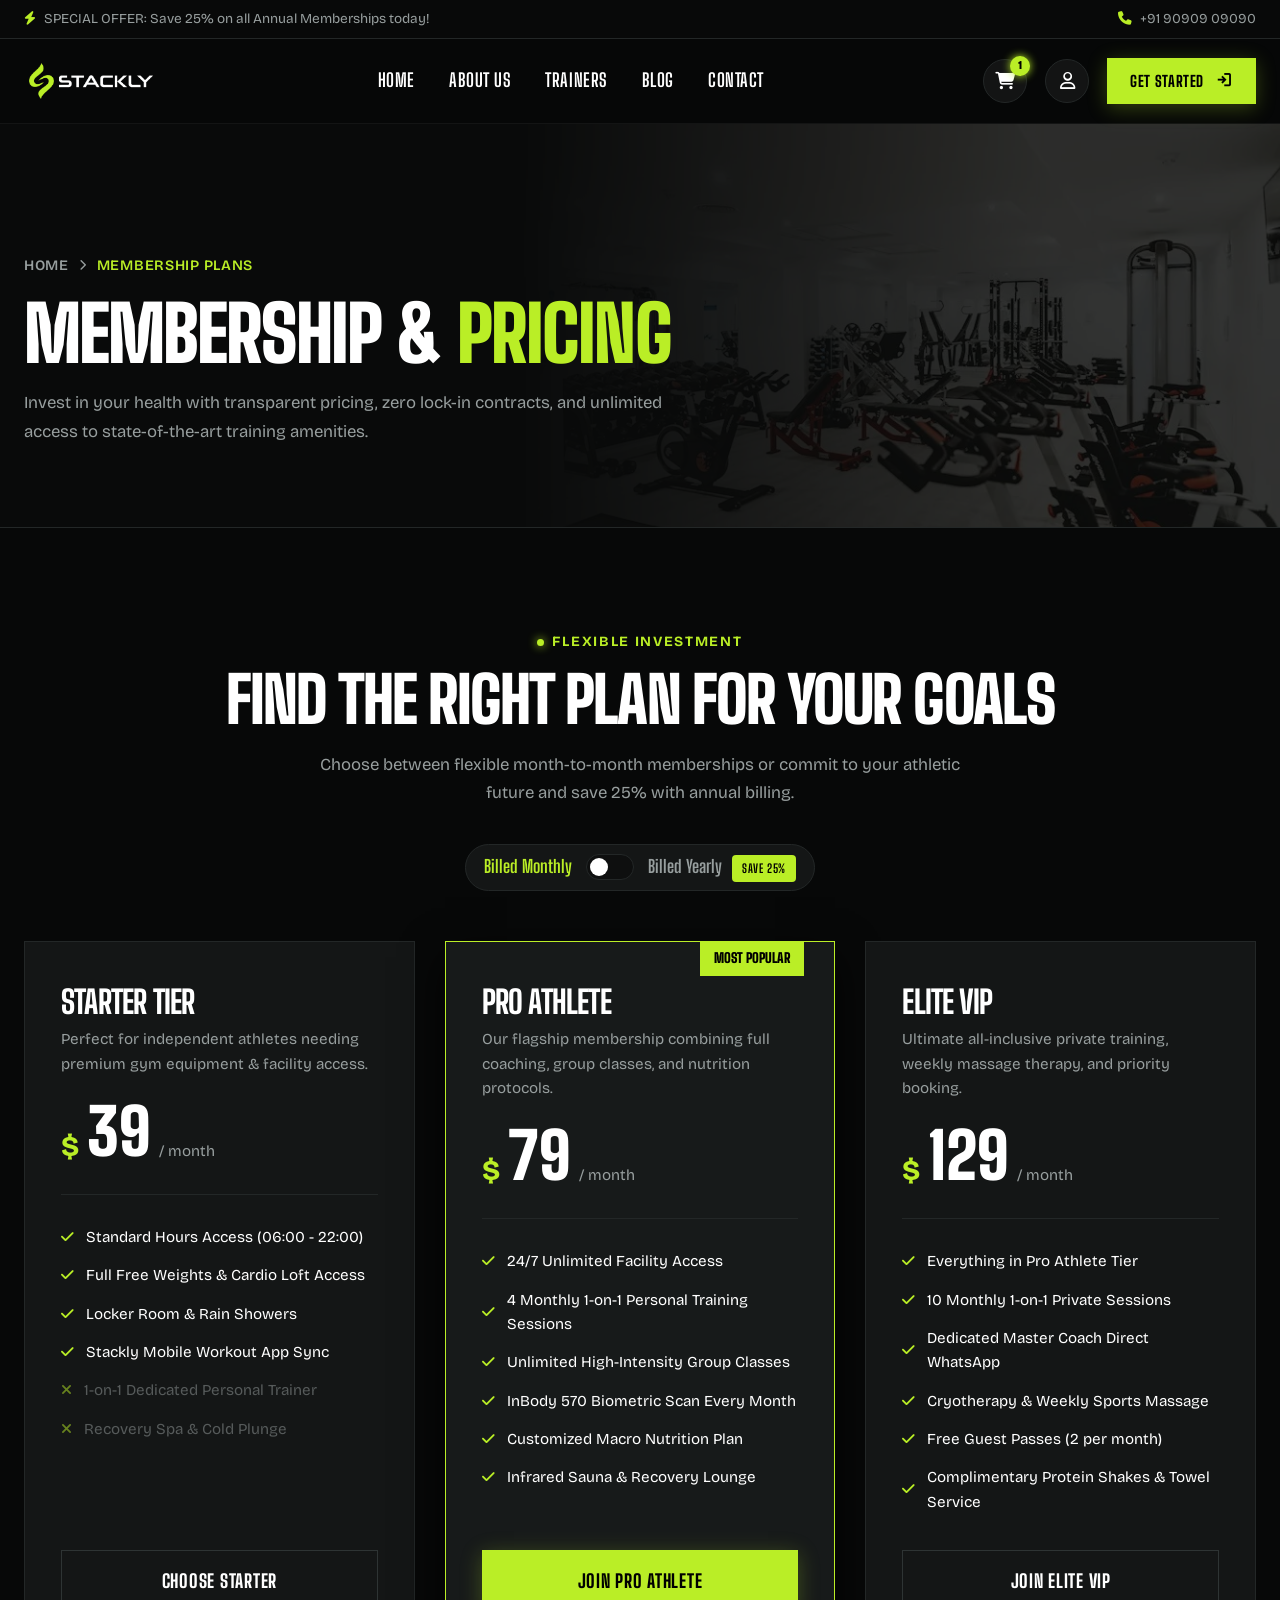
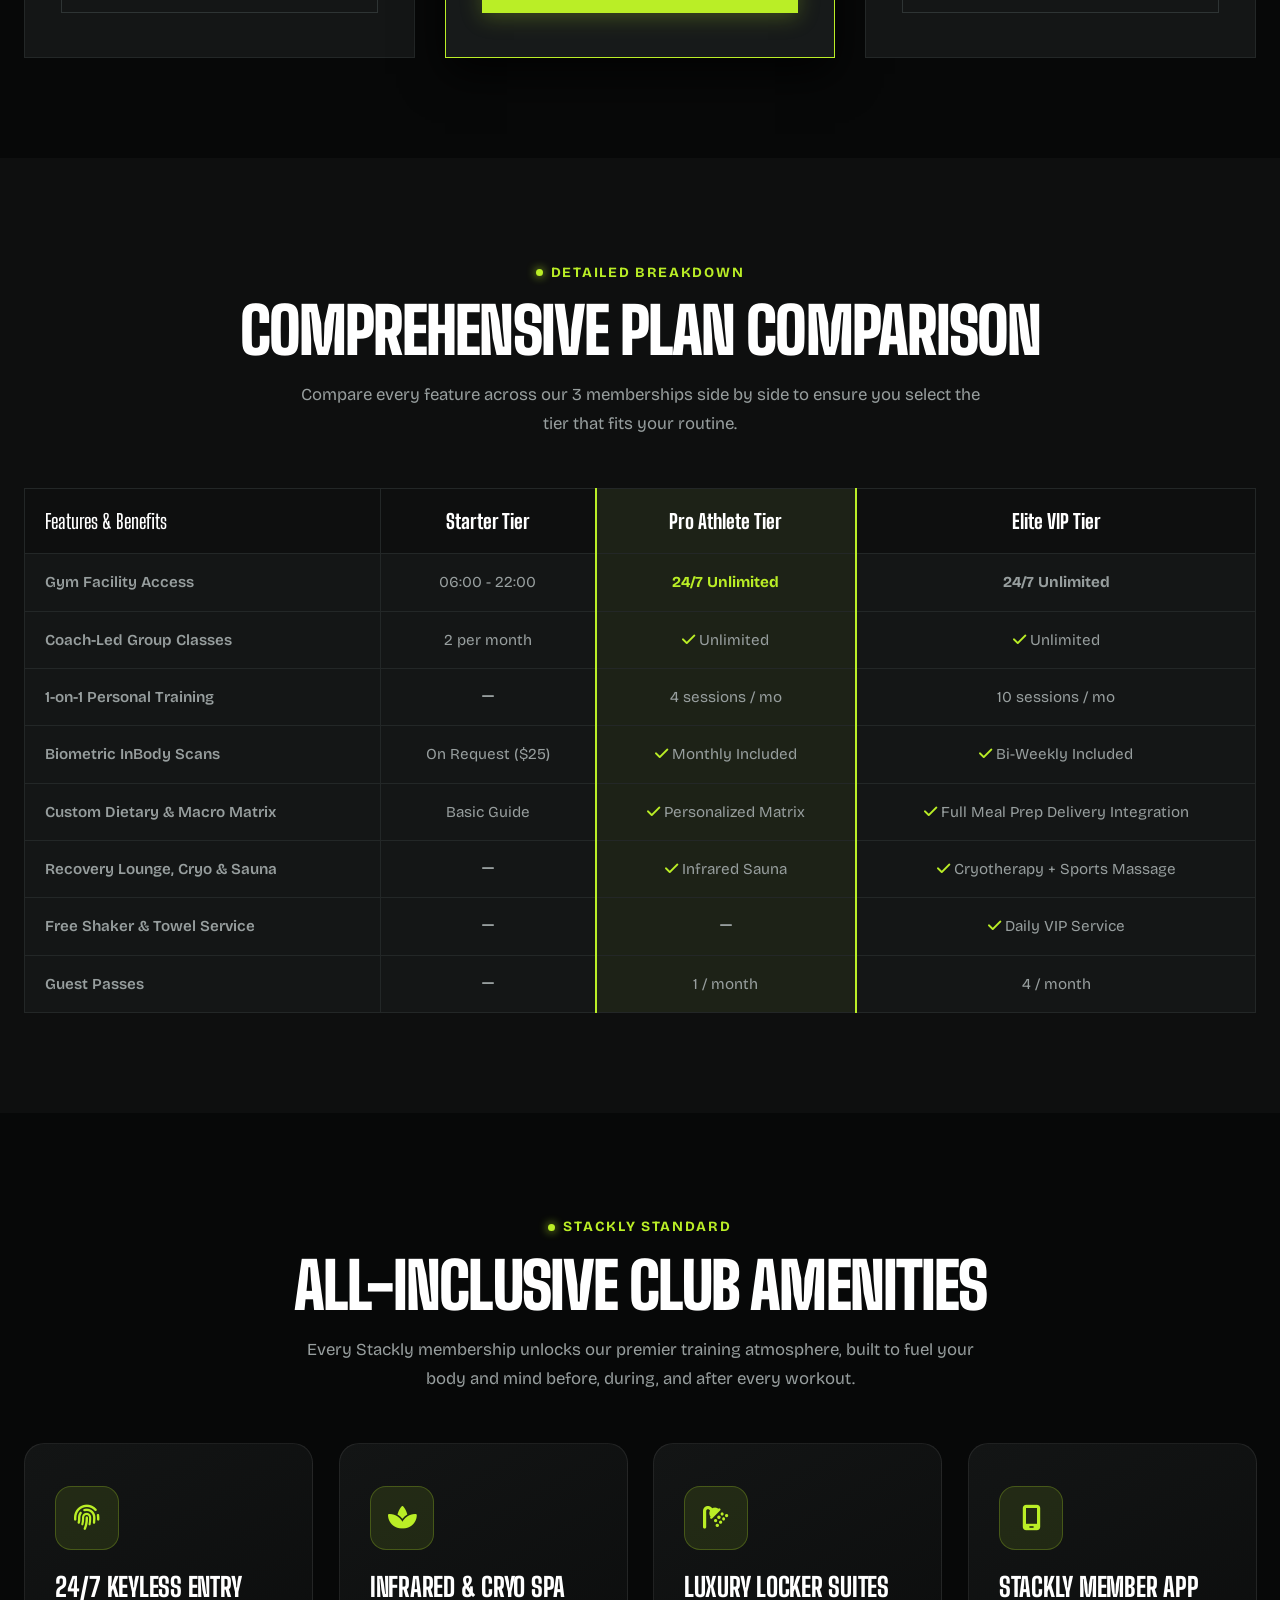
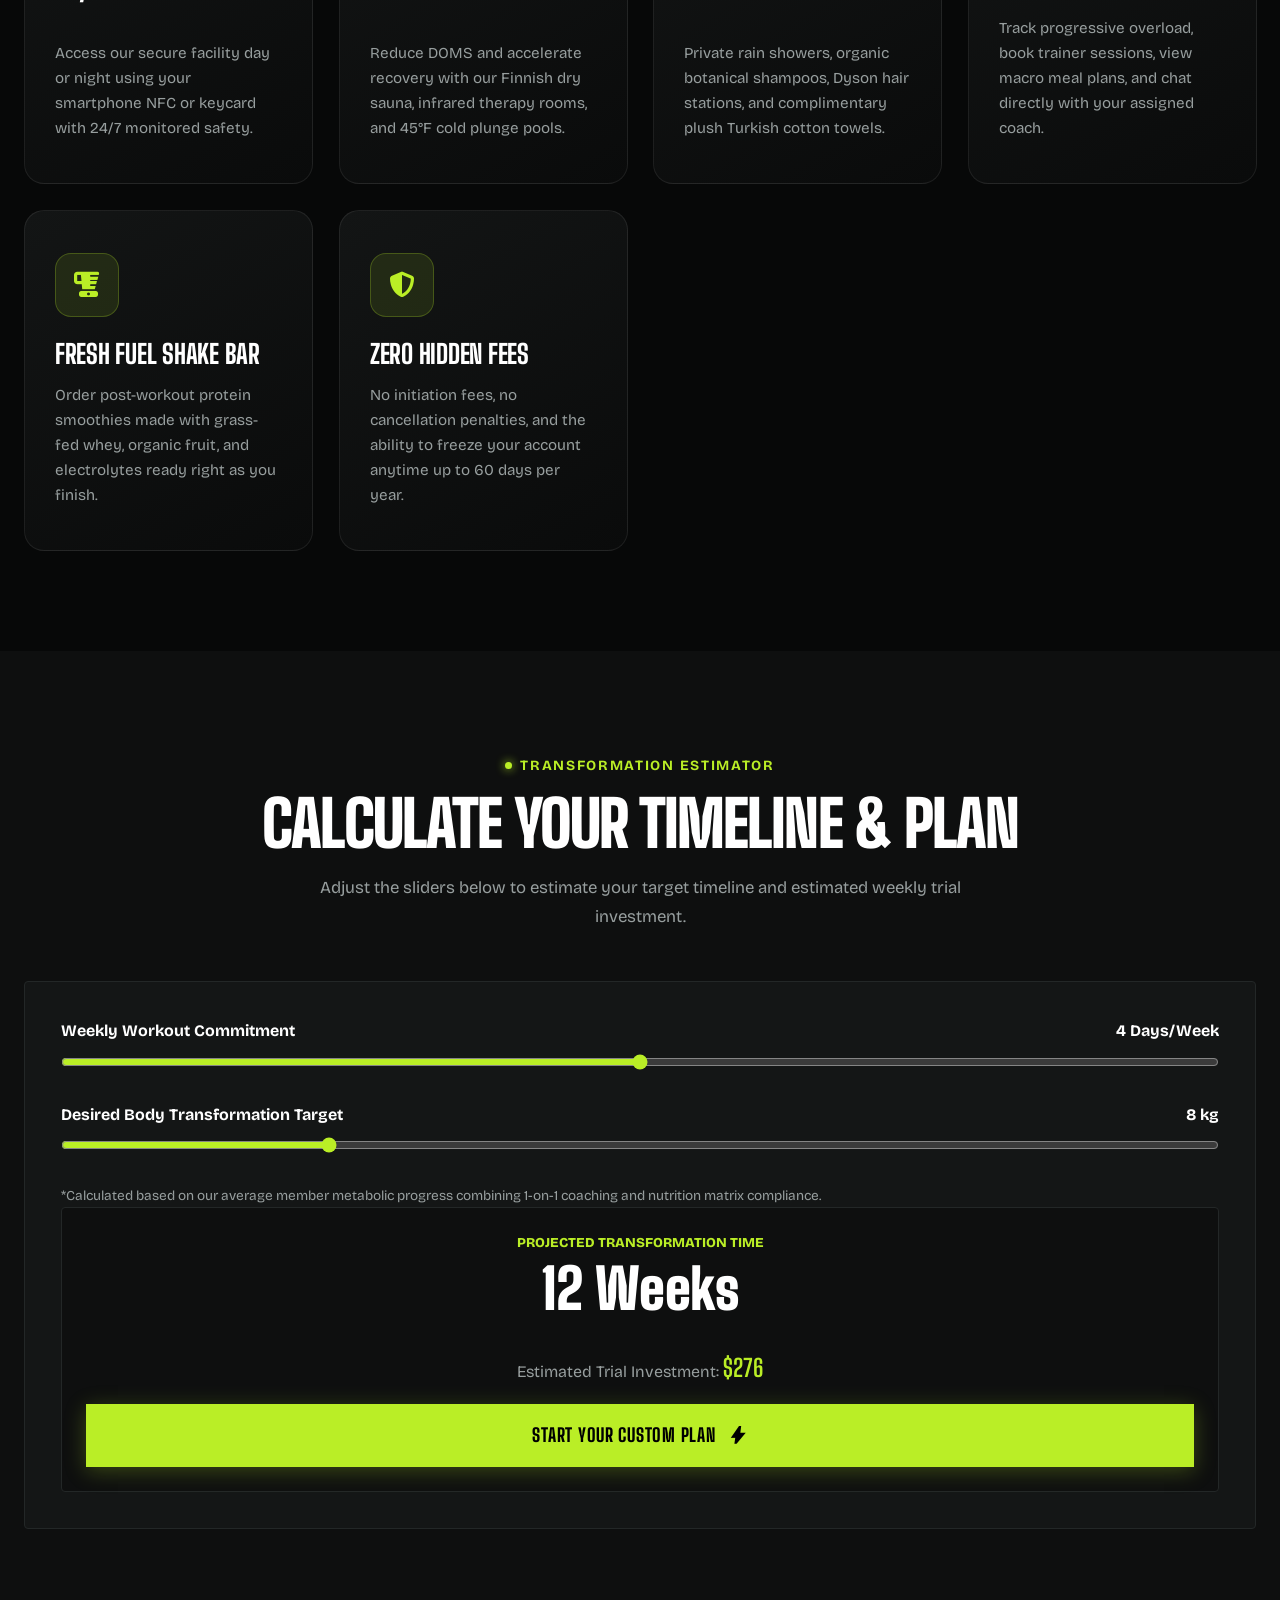
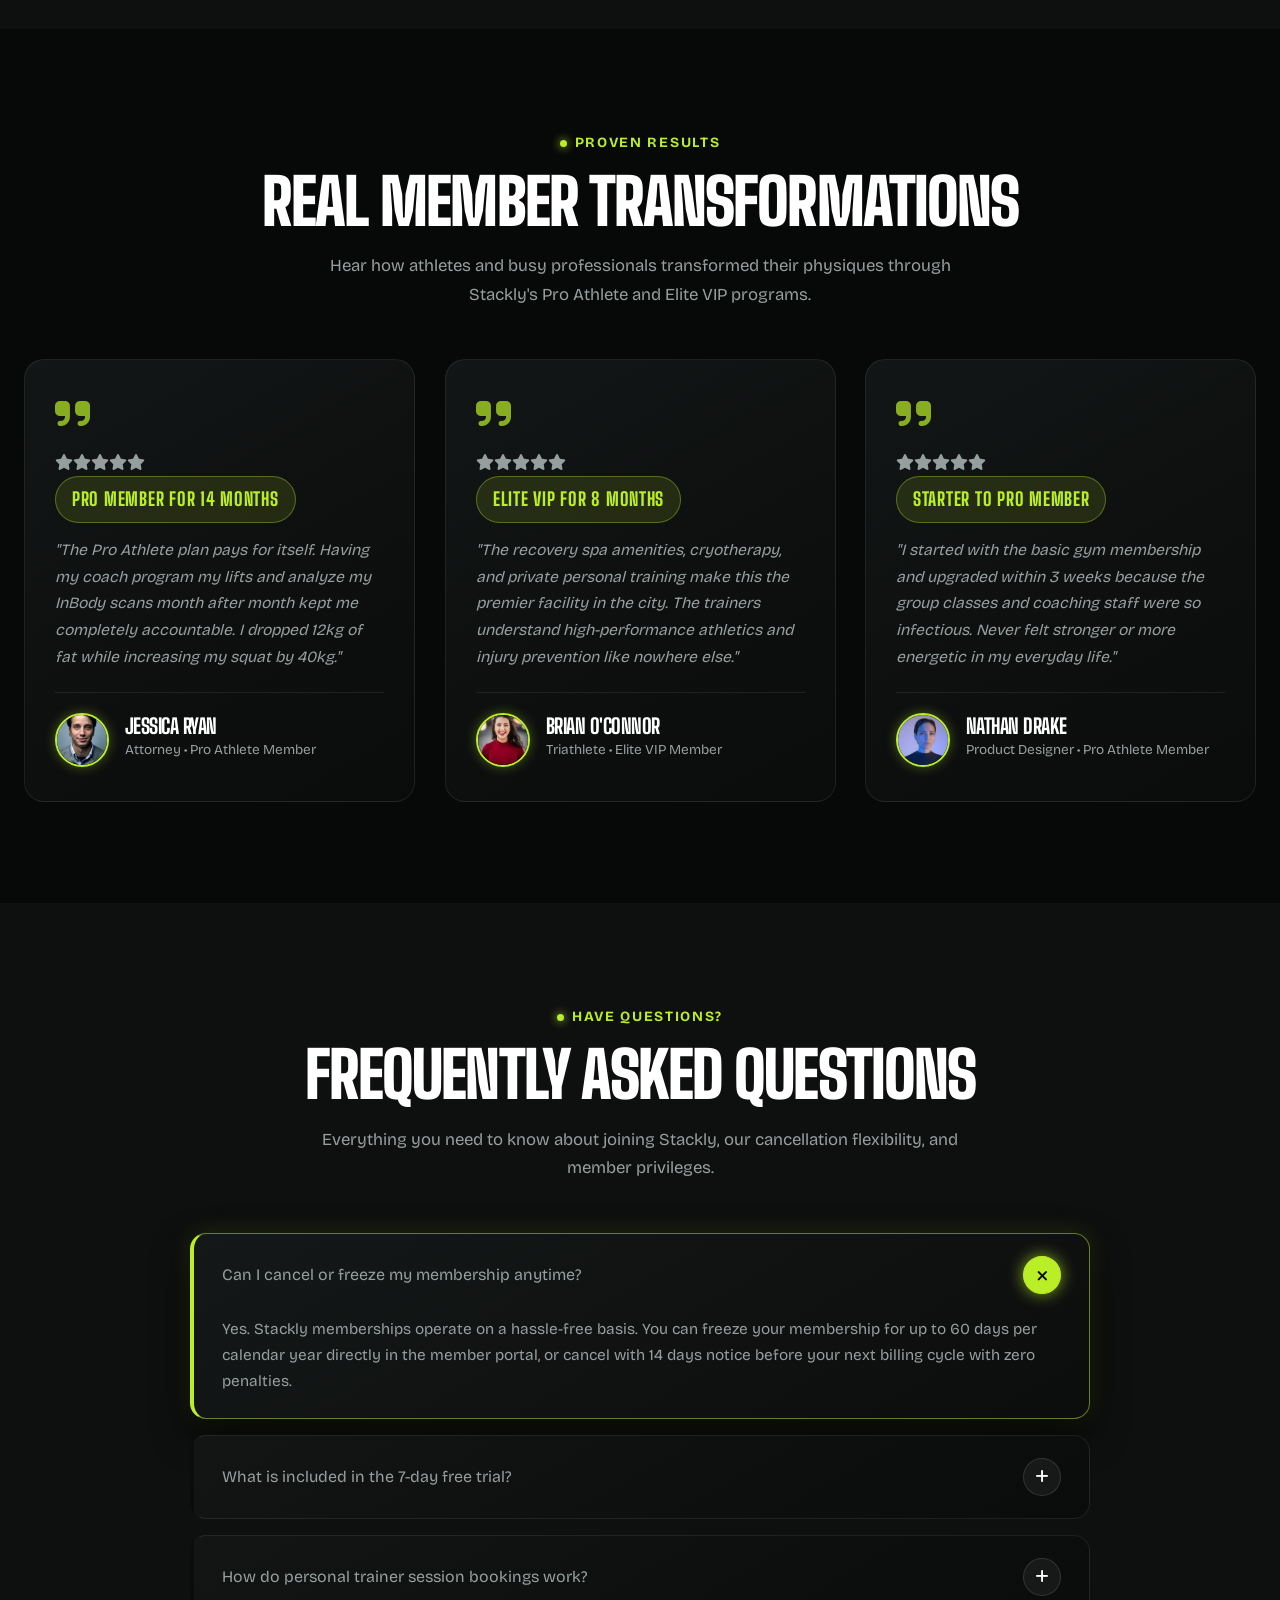
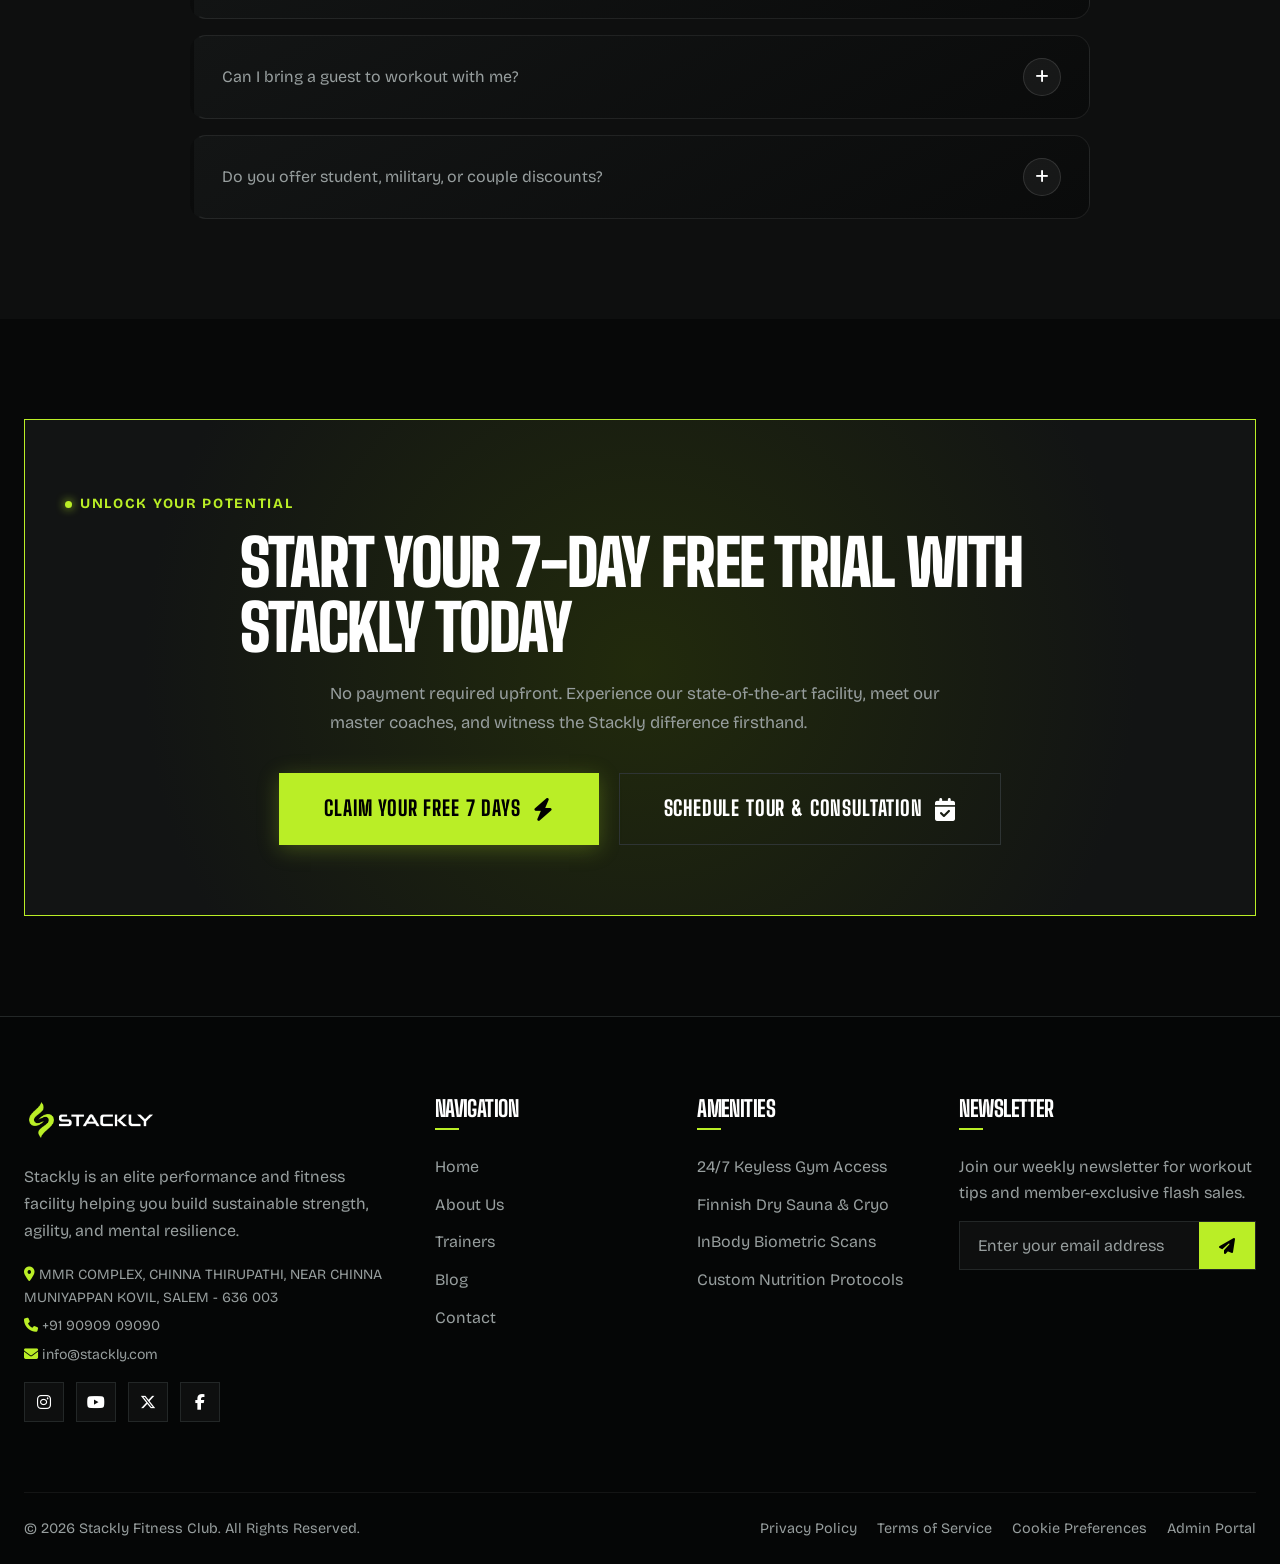
<file: membership.html>
<!DOCTYPE html>
<html lang="en">
<head>
  <meta charset="UTF-8">
  <meta name="viewport" content="width=device-width, initial-scale=1.0">
  <title>Membership Plans &amp; Pricing – Stackly Fitness</title>
  <meta name="description" content="Choose the perfect Stackly membership tier with flexible monthly and annual plans, personalized training, and recovery amenities.">
  
  <link rel="preconnect" href="https://fonts.googleapis.com">
  <link rel="preconnect" href="https://fonts.gstatic.com" crossorigin>
  <link href="https://fonts.googleapis.com/css2?family=Big+Shoulders+Display:wght@400;600;700;800;900&family=Bricolage+Grotesque:opsz,wght@12..96,300;400;500;600;700;800&display=swap" rel="stylesheet">
    <!-- Google Material Symbols Outlined -->
  <link rel="stylesheet" href="https://fonts.googleapis.com/css2?family=Material+Symbols+Outlined:opsz,wght,FILL,GRAD@20..48,100..700,0..1,-50..200">
<link rel="stylesheet" href="https://cdnjs.cloudflare.com/ajax/libs/font-awesome/6.5.1/css/all.min.css">
  
  <link rel="stylesheet" href="css/style.css">
  <link rel="stylesheet" href="css/pages.css">
</head>
<body>

  <!-- Top Announcement Bar -->
  <div class="top-bar">
    <div class="container">
      <div class="top-bar-left">
        <span class="top-bar-item"><i class="fa-solid fa-bolt text-lime"></i> SPECIAL OFFER: Save 25% on all Annual Memberships today!</span>
      </div>
      <div class="top-bar-right">
        <span class="top-bar-item"><i class="fa-solid fa-phone"></i> <a href="404.html" style="color: inherit;">+91 90909 09090</a></span>
      </div>
    </div>
  </div>

  <!-- Main Navigation Header -->
  <header class="main-header">
    <div class="container header-inner">
      <a href="index.html" class="site-logo">
        <img src="images/stackly-logo-dark.webp" alt="Stackly Logo">
      </a>

      <nav class="nav-menu">
        <a href="index.html" class="nav-link">Home</a>
        <a href="about.html" class="nav-link">About Us</a>
        <a href="trainers.html" class="nav-link">Trainers</a>
        <a href="blog.html" class="nav-link">Blog</a>
        <a href="contact.html" class="nav-link">Contact</a>
      </nav>

      <div class="header-actions">
        <a href="404.html" class="header-action-btn header-cart-btn" aria-label="Shopping Cart" title="Shopping Cart">
          <i class="fa-solid fa-cart-shopping"></i>
          <span class="cart-counter">1</span>
        </a>

        <a href="404.html" class="header-action-btn" title="User Account" aria-label="User Account">
          <i class="fa-regular fa-user"></i>
        </a>

        <a href="login.html" class="btn btn-primary btn-sm btn-header-cta">
          Get Started <span class="material-symbols-outlined">login</span>
        </a>

        <button class="hamburger-btn" aria-label="Toggle mobile menu">
          <span></span><span></span><span></span>
        </button>
      </div>
    </div>
  </header>

  <!-- =========================================================================
       SECTION 1: PAGE HERO BANNER
       ========================================================================= -->
  <section class="page-hero">
    <div class="page-hero-bg" style="background-image: url('images/pricing-hero.webp');"></div>
    <div class="container" style="position: relative; z-index: 2;">
      <div class="breadcrumbs">
        <a href="index.html">Home</a>
        <i class="fa-solid fa-chevron-right" style="font-size: 0.7rem;"></i>
        <span class="current">Membership Plans</span>
      </div>
      <h1 class="page-hero-title">MEMBERSHIP &amp; <span class="text-lime">PRICING</span></h1>
      <p class="section-desc">
        Invest in your health with transparent pricing, zero lock-in contracts, and unlimited access to state-of-the-art training amenities.
      </p>
    </div>
  </section>

  <!-- =========================================================================
       SECTION 2: PRICING PLANS & BILLING TOGGLE
       ========================================================================= -->
  <section class="section-padding bg-dark">
    <div class="container">
      <div class="section-header text-center reveal-up">
        <div class="section-tag">Flexible Investment</div>
        <h2 class="section-title">FIND THE RIGHT PLAN FOR YOUR GOALS</h2>
        <p class="section-desc">
          Choose between flexible month-to-month memberships or commit to your athletic future and save 25% with annual billing.
        </p>

        <!-- Interactive Billing Toggle -->
        <div class="billing-toggle-wrap" style="margin-top: 36px;">
          <span class="billing-label label-monthly active">Billed Monthly</span>
          <div class="toggle-switch pricing-billing-toggle" role="button" aria-label="Toggle monthly and yearly billing">
            <div class="toggle-slider"></div>
          </div>
          <span class="billing-label label-yearly">Billed Yearly <span class="badge badge-lime" style="margin-left: 6px;">SAVE 25%</span></span>
        </div>
      </div>

      <div class="pricing-grid">
        <!-- Plan 1: Starter -->
        <div class="pricing-card reveal-up">
          <div>
            <h3 class="plan-name">Starter Tier</h3>
            <p class="plan-desc">Perfect for independent athletes needing premium gym equipment &amp; facility access.</p>
            <div class="plan-price-wrap">
              <span class="price-currency">$</span>
              <span class="price-amount" data-monthly-price="39" data-yearly-price="29">39</span>
              <span class="price-period">/ month</span>
            </div>

            <div class="plan-features-list">
              <div class="plan-feature-item"><i class="fa-solid fa-check"></i> Standard Hours Access (06:00 - 22:00)</div>
              <div class="plan-feature-item"><i class="fa-solid fa-check"></i> Full Free Weights &amp; Cardio Loft Access</div>
              <div class="plan-feature-item"><i class="fa-solid fa-check"></i> Locker Room &amp; Rain Showers</div>
              <div class="plan-feature-item"><i class="fa-solid fa-check"></i> Stackly Mobile Workout App Sync</div>
              <div class="plan-feature-item disabled"><i class="fa-solid fa-xmark"></i> 1-on-1 Dedicated Personal Trainer</div>
              <div class="plan-feature-item disabled"><i class="fa-solid fa-xmark"></i> Recovery Spa &amp; Cold Plunge</div>
            </div>
          </div>

          <a href="signup.html" class="btn btn-outline" style="width: 100%;">Choose Starter</a>
        </div>

        <!-- Plan 2: Pro Athlete (Featured) -->
        <div class="pricing-card featured reveal-up" style="animation-delay: 0.1s;">
          <div class="featured-ribbon">MOST POPULAR</div>
          <div>
            <h3 class="plan-name">Pro Athlete</h3>
            <p class="plan-desc">Our flagship membership combining full coaching, group classes, and nutrition protocols.</p>
            <div class="plan-price-wrap">
              <span class="price-currency">$</span>
              <span class="price-amount" data-monthly-price="79" data-yearly-price="59">79</span>
              <span class="price-period">/ month</span>
            </div>

            <div class="plan-features-list">
              <div class="plan-feature-item"><i class="fa-solid fa-check text-lime"></i> 24/7 Unlimited Facility Access</div>
              <div class="plan-feature-item"><i class="fa-solid fa-check text-lime"></i> 4 Monthly 1-on-1 Personal Training Sessions</div>
              <div class="plan-feature-item"><i class="fa-solid fa-check text-lime"></i> Unlimited High-Intensity Group Classes</div>
              <div class="plan-feature-item"><i class="fa-solid fa-check text-lime"></i> InBody 570 Biometric Scan Every Month</div>
              <div class="plan-feature-item"><i class="fa-solid fa-check text-lime"></i> Customized Macro Nutrition Plan</div>
              <div class="plan-feature-item"><i class="fa-solid fa-check text-lime"></i> Infrared Sauna &amp; Recovery Lounge</div>
            </div>
          </div>

          <a href="signup.html" class="btn btn-primary" style="width: 100%;">Join Pro Athlete</a>
        </div>

        <!-- Plan 3: Elite VIP -->
        <div class="pricing-card reveal-up" style="animation-delay: 0.2s;">
          <div>
            <h3 class="plan-name">Elite VIP</h3>
            <p class="plan-desc">Ultimate all-inclusive private training, weekly massage therapy, and priority booking.</p>
            <div class="plan-price-wrap">
              <span class="price-currency">$</span>
              <span class="price-amount" data-monthly-price="129" data-yearly-price="99">129</span>
              <span class="price-period">/ month</span>
            </div>

            <div class="plan-features-list">
              <div class="plan-feature-item"><i class="fa-solid fa-check"></i> Everything in Pro Athlete Tier</div>
              <div class="plan-feature-item"><i class="fa-solid fa-check"></i> 10 Monthly 1-on-1 Private Sessions</div>
              <div class="plan-feature-item"><i class="fa-solid fa-check"></i> Dedicated Master Coach Direct WhatsApp</div>
              <div class="plan-feature-item"><i class="fa-solid fa-check"></i> Cryotherapy &amp; Weekly Sports Massage</div>
              <div class="plan-feature-item"><i class="fa-solid fa-check"></i> Free Guest Passes (2 per month)</div>
              <div class="plan-feature-item"><i class="fa-solid fa-check"></i> Complimentary Protein Shakes &amp; Towel Service</div>
            </div>
          </div>

          <a href="signup.html" class="btn btn-outline" style="width: 100%;">Join Elite VIP</a>
        </div>
      </div>
    </div>
  </section>

  <!-- =========================================================================
       SECTION 3: PLAN COMPARISON MATRIX TABLE
       ========================================================================= -->
  <section class="section-padding bg-surface">
    <div class="container">
      <div class="section-header text-center reveal-up">
        <div class="section-tag">Detailed Breakdown</div>
        <h2 class="section-title">COMPREHENSIVE PLAN COMPARISON</h2>
        <p class="section-desc">
          Compare every feature across our 3 memberships side by side to ensure you select the tier that fits your routine.
        </p>
      </div>

      <div class="comparison-table-wrap reveal-up">
        <table class="comparison-table">
          <thead>
            <tr>
              <th>Features &amp; Benefits</th>
              <th>Starter Tier</th>
              <th class="featured-col">Pro Athlete Tier</th>
              <th>Elite VIP Tier</th>
            </tr>
          </thead>
          <tbody>
            <tr>
              <td>Gym Facility Access</td>
              <td>06:00 - 22:00</td>
              <td class="featured-col"><strong class="text-lime">24/7 Unlimited</strong></td>
              <td><strong>24/7 Unlimited</strong></td>
            </tr>
            <tr>
              <td>Coach-Led Group Classes</td>
              <td>2 per month</td>
              <td class="featured-col"><i class="fa-solid fa-check text-lime"></i> Unlimited</td>
              <td><i class="fa-solid fa-check text-lime"></i> Unlimited</td>
            </tr>
            <tr>
              <td>1-on-1 Personal Training</td>
              <td><i class="fa-solid fa-minus text-muted"></i></td>
              <td class="featured-col">4 sessions / mo</td>
              <td>10 sessions / mo</td>
            </tr>
            <tr>
              <td>Biometric InBody Scans</td>
              <td>On Request ($25)</td>
              <td class="featured-col"><i class="fa-solid fa-check text-lime"></i> Monthly Included</td>
              <td><i class="fa-solid fa-check text-lime"></i> Bi-Weekly Included</td>
            </tr>
            <tr>
              <td>Custom Dietary &amp; Macro Matrix</td>
              <td>Basic Guide</td>
              <td class="featured-col"><i class="fa-solid fa-check text-lime"></i> Personalized Matrix</td>
              <td><i class="fa-solid fa-check text-lime"></i> Full Meal Prep Delivery Integration</td>
            </tr>
            <tr>
              <td>Recovery Lounge, Cryo &amp; Sauna</td>
              <td><i class="fa-solid fa-minus text-muted"></i></td>
              <td class="featured-col"><i class="fa-solid fa-check text-lime"></i> Infrared Sauna</td>
              <td><i class="fa-solid fa-check text-lime"></i> Cryotherapy + Sports Massage</td>
            </tr>
            <tr>
              <td>Free Shaker &amp; Towel Service</td>
              <td><i class="fa-solid fa-minus text-muted"></i></td>
              <td class="featured-col"><i class="fa-solid fa-minus text-muted"></i></td>
              <td><i class="fa-solid fa-check text-lime"></i> Daily VIP Service</td>
            </tr>
            <tr>
              <td>Guest Passes</td>
              <td><i class="fa-solid fa-minus text-muted"></i></td>
              <td class="featured-col">1 / month</td>
              <td>4 / month</td>
            </tr>
          </tbody>
        </table>
      </div>
    </div>
  </section>

  <!-- =========================================================================
       SECTION 4: EXCLUSIVE MEMBER PERKS & AMENITIES GRID
       ========================================================================= -->
  <section class="section-padding bg-dark">
    <div class="container">
      <div class="section-header text-center reveal-up">
        <div class="section-tag">Stackly Standard</div>
        <h2 class="section-title">ALL-INCLUSIVE CLUB AMENITIES</h2>
        <p class="section-desc">
          Every Stackly membership unlocks our premier training atmosphere, built to fuel your body and mind before, during, and after every workout.
        </p>
      </div>

      <div class="why-grid">
        <div class="why-card reveal-up">
          <div class="why-card-icon"><i class="fa-solid fa-fingerprint"></i></div>
          <h3 class="why-card-title">24/7 Keyless Entry</h3>
          <p class="why-card-desc">Access our secure facility day or night using your smartphone NFC or keycard with 24/7 monitored safety.</p>
        </div>

        <div class="why-card reveal-up" style="animation-delay: 0.1s;">
          <div class="why-card-icon"><i class="fa-solid fa-spa"></i></div>
          <h3 class="why-card-title">Infrared &amp; Cryo Spa</h3>
          <p class="why-card-desc">Reduce DOMS and accelerate recovery with our Finnish dry sauna, infrared therapy rooms, and 45°F cold plunge pools.</p>
        </div>

        <div class="why-card reveal-up" style="animation-delay: 0.2s;">
          <div class="why-card-icon"><i class="fa-solid fa-shower"></i></div>
          <h3 class="why-card-title">Luxury Locker Suites</h3>
          <p class="why-card-desc">Private rain showers, organic botanical shampoos, Dyson hair stations, and complimentary plush Turkish cotton towels.</p>
        </div>

        <div class="why-card reveal-up" style="animation-delay: 0.3s;">
          <div class="why-card-icon"><i class="fa-solid fa-mobile-screen"></i></div>
          <h3 class="why-card-title">Stackly Member App</h3>
          <p class="why-card-desc">Track progressive overload, book trainer sessions, view macro meal plans, and chat directly with your assigned coach.</p>
        </div>

        <div class="why-card reveal-up" style="animation-delay: 0.4s;">
          <div class="why-card-icon"><i class="fa-solid fa-blender"></i></div>
          <h3 class="why-card-title">Fresh Fuel Shake Bar</h3>
          <p class="why-card-desc">Order post-workout protein smoothies made with grass-fed whey, organic fruit, and electrolytes ready right as you finish.</p>
        </div>

        <div class="why-card reveal-up" style="animation-delay: 0.5s;">
          <div class="why-card-icon"><i class="fa-solid fa-shield-halved"></i></div>
          <h3 class="why-card-title">Zero Hidden Fees</h3>
          <p class="why-card-desc">No initiation fees, no cancellation penalties, and the ability to freeze your account anytime up to 60 days per year.</p>
        </div>
      </div>
    </div>
  </section>

  <!-- =========================================================================
       SECTION 5: INTERACTIVE FITNESS CALCULATOR & TRIAL ESTIMATOR
       ========================================================================= -->
  <section class="section-padding bg-surface">
    <div class="container">
      <div class="section-header text-center reveal-up">
        <div class="section-tag">Transformation Estimator</div>
        <h2 class="section-title">CALCULATE YOUR TIMELINE &amp; PLAN</h2>
        <p class="section-desc">
          Adjust the sliders below to estimate your target timeline and estimated weekly trial investment.
        </p>
      </div>

      <div class="calc-box reveal-up">
        <div>
          <div class="calc-slider-group">
            <div class="calc-slider-label">
              <span>Weekly Workout Commitment</span>
              <span id="calc-days-val">4 Days/Week</span>
            </div>
            <input type="range" id="calc-days" min="2" max="6" value="4" class="calc-range-input">
          </div>

          <div class="calc-slider-group">
            <div class="calc-slider-label">
              <span>Desired Body Transformation Target</span>
              <span id="calc-weight-val">8 kg</span>
            </div>
            <input type="range" id="calc-weight" min="3" max="25" value="8" class="calc-range-input">
          </div>

          <p style="font-size: 0.85rem; color: var(--color-text-light); margin-top: 14px;">
            *Calculated based on our average member metabolic progress combining 1-on-1 coaching and nutrition matrix compliance.
          </p>
        </div>

        <div class="calc-result-card">
          <div style="font-size: 0.85rem; text-transform: uppercase; color: var(--color-primary); font-weight: 800; margin-bottom: 8px;">
            PROJECTED TRANSFORMATION TIME
          </div>
          <div id="calc-result-weeks" style="font-family: var(--font-heading); font-size: 3.5rem; font-weight: 900; color: #fff; line-height: 1;">
            12 Weeks
          </div>
          <div style="margin: 16px 0; border-top: 1px solid var(--color-dark-border-light); padding-top: 16px;">
            <span style="color: var(--color-text-light);">Estimated Trial Investment: </span>
            <strong id="calc-result-cost" class="text-lime" style="font-size: 1.5rem; font-family: var(--font-heading);">$276</strong>
          </div>
          <a href="contact.html" class="btn btn-primary" style="width: 100%;">
            Start Your Custom Plan <span class="material-symbols-outlined">bolt</span>
          </a>
        </div>
      </div>
    </div>
  </section>

  <!-- =========================================================================
       SECTION 6: MEMBER TRANSFORMATION STORIES
       ========================================================================= -->
  <section class="section-padding bg-dark">
    <div class="container">
      <div class="section-header text-center reveal-up">
        <div class="section-tag">Proven Results</div>
        <h2 class="section-title">REAL MEMBER TRANSFORMATIONS</h2>
        <p class="section-desc">
          Hear how athletes and busy professionals transformed their physiques through Stackly's Pro Athlete and Elite VIP programs.
        </p>
      </div>

      <div class="testimonials-grid">
        <div class="testimonial-card reveal-up">
          <i class="fa-solid fa-quote-right testimonial-quote-icon"></i>
          <div>
            <div class="testimonial-rating"><i class="fa-solid fa-star"></i><i class="fa-solid fa-star"></i><i class="fa-solid fa-star"></i><i class="fa-solid fa-star"></i><i class="fa-solid fa-star"></i></div>
            <div class="testimonial-stat-highlight">Pro Member for 14 Months</div>
            <p class="testimonial-text">
              "The Pro Athlete plan pays for itself. Having my coach program my lifts and analyze my InBody scans month after month kept me completely accountable. I dropped 12kg of fat while increasing my squat by 40kg."
            </p>
          </div>
          <div class="testimonial-author">
            <img src="images/avatar-3.webp" alt="Jessica Ryan" class="testimonial-avatar">
            <div>
              <h4 class="author-name">Jessica Ryan</h4>
              <p class="author-role">Attorney • Pro Athlete Member</p>
            </div>
          </div>
        </div>

        <div class="testimonial-card reveal-up" style="animation-delay: 0.1s;">
          <i class="fa-solid fa-quote-right testimonial-quote-icon"></i>
          <div>
            <div class="testimonial-rating"><i class="fa-solid fa-star"></i><i class="fa-solid fa-star"></i><i class="fa-solid fa-star"></i><i class="fa-solid fa-star"></i><i class="fa-solid fa-star"></i></div>
            <div class="testimonial-stat-highlight">Elite VIP for 8 Months</div>
            <p class="testimonial-text">
              "The recovery spa amenities, cryotherapy, and private personal training make this the premier facility in the city. The trainers understand high-performance athletics and injury prevention like nowhere else."
            </p>
          </div>
          <div class="testimonial-author">
            <img src="images/avatar-4.webp" alt="Brian O'Connor" class="testimonial-avatar">
            <div>
              <h4 class="author-name">Brian O'Connor</h4>
              <p class="author-role">Triathlete • Elite VIP Member</p>
            </div>
          </div>
        </div>

        <div class="testimonial-card reveal-up" style="animation-delay: 0.2s;">
          <i class="fa-solid fa-quote-right testimonial-quote-icon"></i>
          <div>
            <div class="testimonial-rating"><i class="fa-solid fa-star"></i><i class="fa-solid fa-star"></i><i class="fa-solid fa-star"></i><i class="fa-solid fa-star"></i><i class="fa-solid fa-star"></i></div>
            <div class="testimonial-stat-highlight">Starter to Pro Member</div>
            <p class="testimonial-text">
              "I started with the basic gym membership and upgraded within 3 weeks because the group classes and coaching staff were so infectious. Never felt stronger or more energetic in my everyday life."
            </p>
          </div>
          <div class="testimonial-author">
            <img src="images/avatar-1.webp" alt="Nathan Drake" class="testimonial-avatar">
            <div>
              <h4 class="author-name">Nathan Drake</h4>
              <p class="author-role">Product Designer • Pro Athlete Member</p>
            </div>
          </div>
        </div>
      </div>
    </div>
  </section>

  <!-- =========================================================================
       SECTION 7: MEMBERSHIP FAQS ACCORDION
       ========================================================================= -->
  <section class="section-padding bg-surface">
    <div class="container">
      <div class="section-header text-center reveal-up">
        <div class="section-tag">Have Questions?</div>
        <h2 class="section-title">FREQUENTLY ASKED QUESTIONS</h2>
        <p class="section-desc">
          Everything you need to know about joining Stackly, our cancellation flexibility, and member privileges.
        </p>
      </div>

      <div class="faq-accordion reveal-up">
        <!-- FAQ 1 -->
        <div class="faq-item active">
          <div class="faq-question">
            <span>Can I cancel or freeze my membership anytime?</span>
            <div class="faq-icon"><i class="fa-solid fa-plus"></i></div>
          </div>
          <div class="faq-answer">
            <p>
              Yes. Stackly memberships operate on a hassle-free basis. You can freeze your membership for up to 60 days per calendar year directly in the member portal, or cancel with 14 days notice before your next billing cycle with zero penalties.
            </p>
          </div>
        </div>

        <!-- FAQ 2 -->
        <div class="faq-item">
          <div class="faq-question">
            <span>What is included in the 7-day free trial?</span>
            <div class="faq-icon"><i class="fa-solid fa-plus"></i></div>
          </div>
          <div class="faq-answer">
            <p>
              Your 7-day free trial gives you complete 24/7 facility access, an InBody 570 body scan, one 45-minute 1-on-1 personal training consultation, and unlimited access to all coach-led group classes.
            </p>
          </div>
        </div>

        <!-- FAQ 3 -->
        <div class="faq-item">
          <div class="faq-question">
            <span>How do personal trainer session bookings work?</span>
            <div class="faq-icon"><i class="fa-solid fa-plus"></i></div>
          </div>
          <div class="faq-answer">
            <p>
              Members on Pro Athlete or Elite VIP tiers can view coach schedules and reserve 1-on-1 slots up to 14 days in advance directly through our Stackly Member Portal or mobile app.
            </p>
          </div>
        </div>

        <!-- FAQ 4 -->
        <div class="faq-item">
          <div class="faq-question">
            <span>Can I bring a guest to workout with me?</span>
            <div class="faq-icon"><i class="fa-solid fa-plus"></i></div>
          </div>
          <div class="faq-answer">
            <p>
              Pro Athlete members receive 1 complimentary guest day pass per month, and Elite VIP members receive 4 passes per month. Additional day passes are available at a discounted rate of $15.
            </p>
          </div>
        </div>

        <!-- FAQ 5 -->
        <div class="faq-item">
          <div class="faq-question">
            <span>Do you offer student, military, or couple discounts?</span>
            <div class="faq-icon"><i class="fa-solid fa-plus"></i></div>
          </div>
          <div class="faq-answer">
            <p>
              Yes! We proudly offer a 15% discount on monthly memberships for active military, first responders, healthcare workers, full-time students, and couples signing up together. Contact front desk support to apply your discount.
            </p>
          </div>
        </div>
      </div>
    </div>
  </section>

  <!-- =========================================================================
       SECTION 8: JOIN NOW / FREE TRIAL CONSULTATION CTA
       ========================================================================= -->
  <section class="section-padding bg-dark">
    <div class="container">
      <div class="card-dark reveal-up text-center" style="padding: 70px 40px; border-color: var(--color-primary); background: radial-gradient(circle at center, rgba(186,238,38,0.15) 0%, rgba(18,20,20,1) 75%);">
        <div class="section-tag">Unlock Your Potential</div>
        <h2 class="section-title" style="font-size: clamp(2.4rem, 5vw, 4rem); max-width: 800px; margin: 0 auto 20px;">
          START YOUR 7-DAY FREE TRIAL WITH STACKLY TODAY
        </h2>
        <p class="section-desc" style="margin: 0 auto 36px; max-width: 620px;">
          No payment required upfront. Experience our state-of-the-art facility, meet our master coaches, and witness the Stackly difference firsthand.
        </p>
        <div style="display: flex; justify-content: center; gap: 20px; flex-wrap: wrap;">
          <a href="signup.html" class="btn btn-primary btn-lg">
            Claim Your Free 7 Days <i class="fa-solid fa-bolt"></i>
          </a>
          <a href="contact.html" class="btn btn-outline btn-lg">
            Schedule Tour &amp; Consultation <i class="fa-solid fa-calendar-check"></i>
          </a>
        </div>
      </div>
    </div>
  </section>

  <!-- Main Footer -->
  <footer class="main-footer">
    <div class="container">
      <div class="footer-grid">
        <div class="footer-col footer-about">
          <a href="index.html" class="site-logo">
            <img src="images/stackly-logo-dark.webp" alt="Stackly Logo">
          </a>
          <p>
            Stackly is an elite performance and fitness facility helping you build sustainable strength, agility, and mental resilience.
          </p>
          <div style="margin-top: 14px; font-size: 0.88rem; color: var(--color-text-light); line-height: 1.6;">
            <div><i class="fa-solid fa-location-dot text-lime"></i> MMR COMPLEX, CHINNA THIRUPATHI, NEAR CHINNA MUNIYAPPAN KOVIL, SALEM - 636 003</div>
            <div style="margin-top: 6px;"><i class="fa-solid fa-phone text-lime"></i> <a href="404.html" style="color: inherit;">+91 90909 09090</a></div>
            <div style="margin-top: 6px;"><i class="fa-solid fa-envelope text-lime"></i> <a href="mailto:info@stackly.com" style="color: inherit;">info@stackly.com</a></div>
          </div>
          <div class="footer-social" style="margin-top: 16px;">
            <a href="404.html" aria-label="Instagram"><i class="fa-brands fa-instagram"></i></a>
            <a href="404.html" aria-label="YouTube"><i class="fa-brands fa-youtube"></i></a>
            <a href="404.html" aria-label="Twitter"><i class="fa-brands fa-x-twitter"></i></a>
            <a href="404.html" aria-label="Facebook"><i class="fa-brands fa-facebook-f"></i></a>
          </div>
        </div>

        <div class="footer-col">
          <h4>Navigation</h4>
          <div class="footer-links">
            <a href="index.html">Home</a>
            <a href="about.html">About Us</a>
            <a href="trainers.html">Trainers</a>
            <a href="blog.html">Blog</a>
            <a href="contact.html">Contact</a>
          </div>
        </div>

        <div class="footer-col">
          <h4>Amenities</h4>
          <div class="footer-links">
            <a href="membership.html">24/7 Keyless Gym Access</a>
            <a href="membership.html">Finnish Dry Sauna &amp; Cryo</a>
            <a href="membership.html">InBody Biometric Scans</a>
            <a href="membership.html">Custom Nutrition Protocols</a>
          </div>
        </div>

        <div class="footer-col">
          <h4>Newsletter</h4>
          <p style="color: var(--color-text-light); margin-bottom: 16px;">
            Join our weekly newsletter for workout tips and member-exclusive flash sales.
          </p>
          <form class="newsletter-form" action="javascript:void(0);" method="POST" onsubmit="return false;" novalidate autocomplete="off">
            <div class="newsletter-input-group">
              <input type="email" placeholder="Enter your email address" autocomplete="off">
              <button type="submit" aria-label="Subscribe to newsletter" title="Subscribe to newsletter"><i class="fa-solid fa-paper-plane"></i></button>
            </div>
            <div class="field-error newsletter-error"></div>
          </form>
        </div>
      </div>

      <div class="footer-bottom">
        <div>&copy; 2026 Stackly Fitness Club. All Rights Reserved.</div>
        <div class="footer-bottom-links">
          <a href="404.html">Privacy Policy</a>
          <a href="404.html">Terms of Service</a>
          <a href="404.html">Cookie Preferences</a>
          <a href="404.html">Admin Portal</a>
        </div>
      </div>
    </div>
  </footer>

      <!-- Slide-in Mobile Menu Drawer -->
  <div class="drawer-overlay"></div>
  <aside class="mobile-nav-drawer">
    <div>
      <div class="drawer-header">
        <a href="index.html" class="site-logo">
          <img src="images/stackly-logo-dark.webp" alt="Stackly Logo">
        </a>
        <button class="drawer-close" aria-label="Close menu">
          <i class="fa-solid fa-xmark"></i>
        </button>
      </div>

      <nav class="drawer-menu">
        <a href="index.html" class="drawer-link"><span>Home</span> <i class="fa-solid fa-chevron-right"></i></a>
        <a href="about.html" class="drawer-link"><span>About Us</span> <i class="fa-solid fa-chevron-right"></i></a>
        <a href="trainers.html" class="drawer-link"><span>Trainers</span> <i class="fa-solid fa-chevron-right"></i></a>
        <a href="blog.html" class="drawer-link"><span>Blog</span> <i class="fa-solid fa-chevron-right"></i></a>
        <a href="contact.html" class="drawer-link"><span>Contact</span> <i class="fa-solid fa-chevron-right"></i></a>
      </nav>
    </div>

    <div class="drawer-bottom">
      <div class="drawer-contact-item">
        <i class="fa-solid fa-location-dot"></i> MMR COMPLEX, CHINNA THIRUPATHI, NEAR CHINNA MUNIYAPPAN KOVIL, SALEM - 636 003
      </div>
      <div class="drawer-contact-item">
        <i class="fa-solid fa-phone"></i> <a href="404.html" style="color: inherit;">+91 90909 09090</a>
      </div>
      <div class="drawer-contact-item">
        <i class="fa-solid fa-envelope"></i> <a href="mailto:info@stackly.com" style="color: inherit;">info@stackly.com</a>
      </div>
      <div style="margin-top: 18px;">
        <a href="login.html" class="btn btn-outline" style="width: 100%; margin-bottom: 10px;">Login</a>
        <a href="login.html" class="btn btn-primary" style="width: 100%;">Get Started <span class="material-symbols-outlined" style="font-size: 1.1rem; vertical-align: middle;">login</span></a>
      </div>
    </div>
  </aside>

  <aside class="cart-drawer">
    <div class="cart-header">
      <h3 class="cart-title">YOUR CART (<span class="cart-counter">1</span>)</h3>
      <button class="drawer-close cart-close" aria-label="Close cart"><i class="fa-solid fa-xmark"></i></button>
    </div>
    <div class="cart-items-list"></div>
    <div class="cart-footer">
      <div class="cart-subtotal"><span>SUBTOTAL:</span><span class="cart-subtotal-val">$54.99</span></div>
      <a href="404.html" class="btn btn-primary btn-checkout" style="width: 100%; text-decoration: none; justify-content: center; display: inline-flex; align-items: center; gap: 8px;">PROCEED TO CHECKOUT <i class="fa-solid fa-lock"></i></a>
    </div>
  </aside>

  <script src="js/main.js"></script>
</body>
</html>
</file>
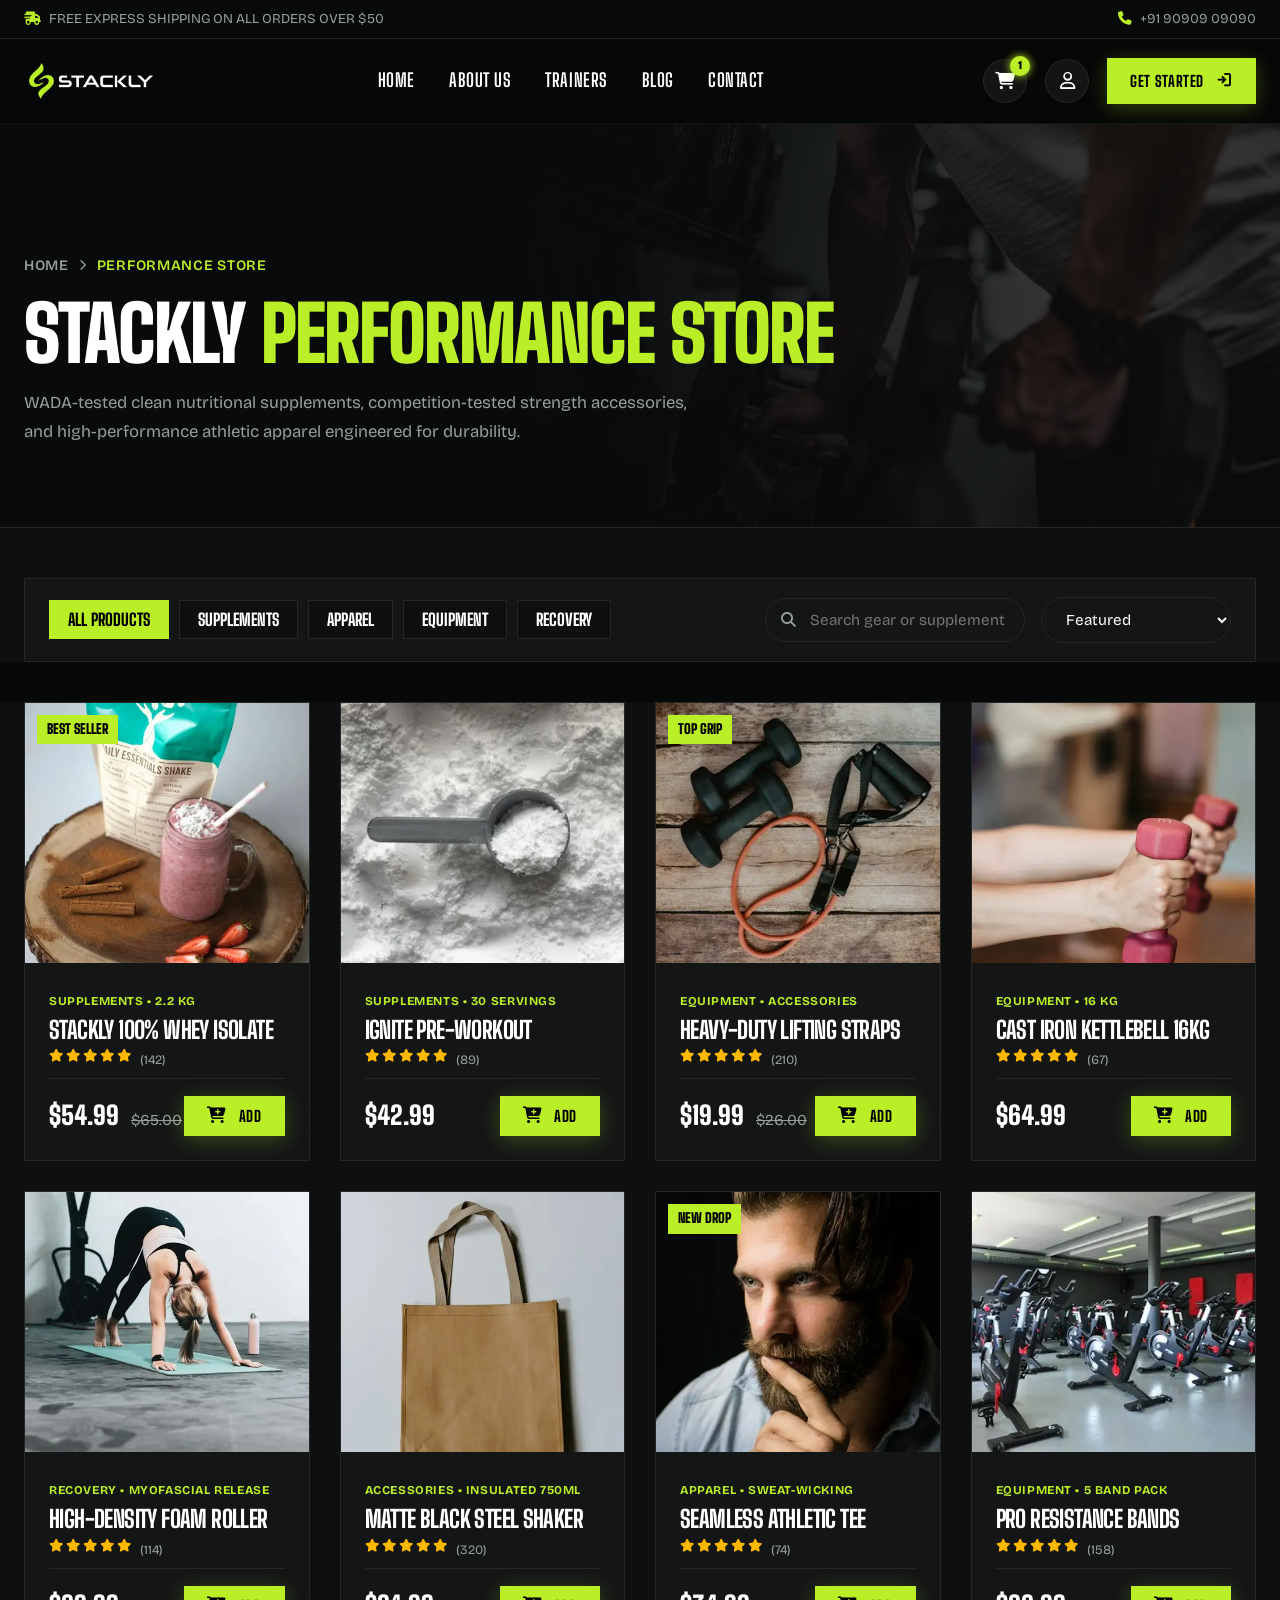
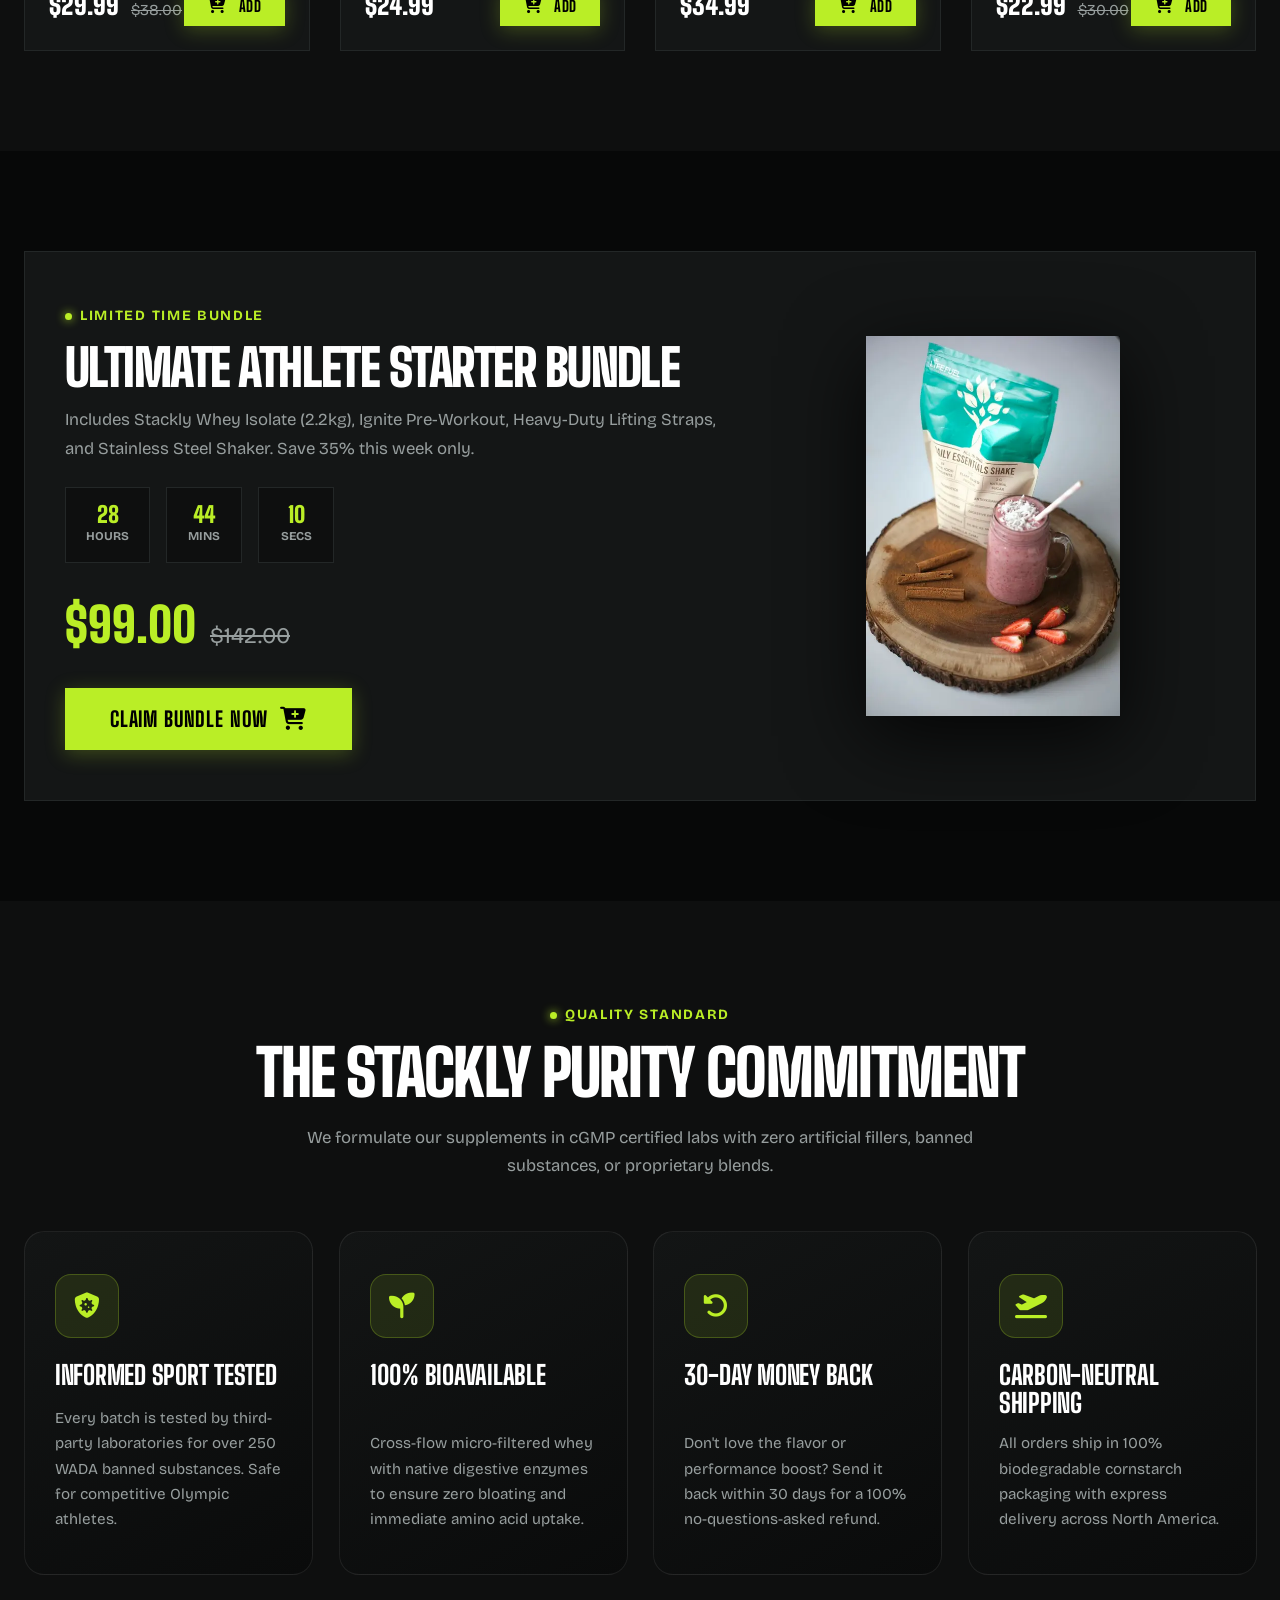
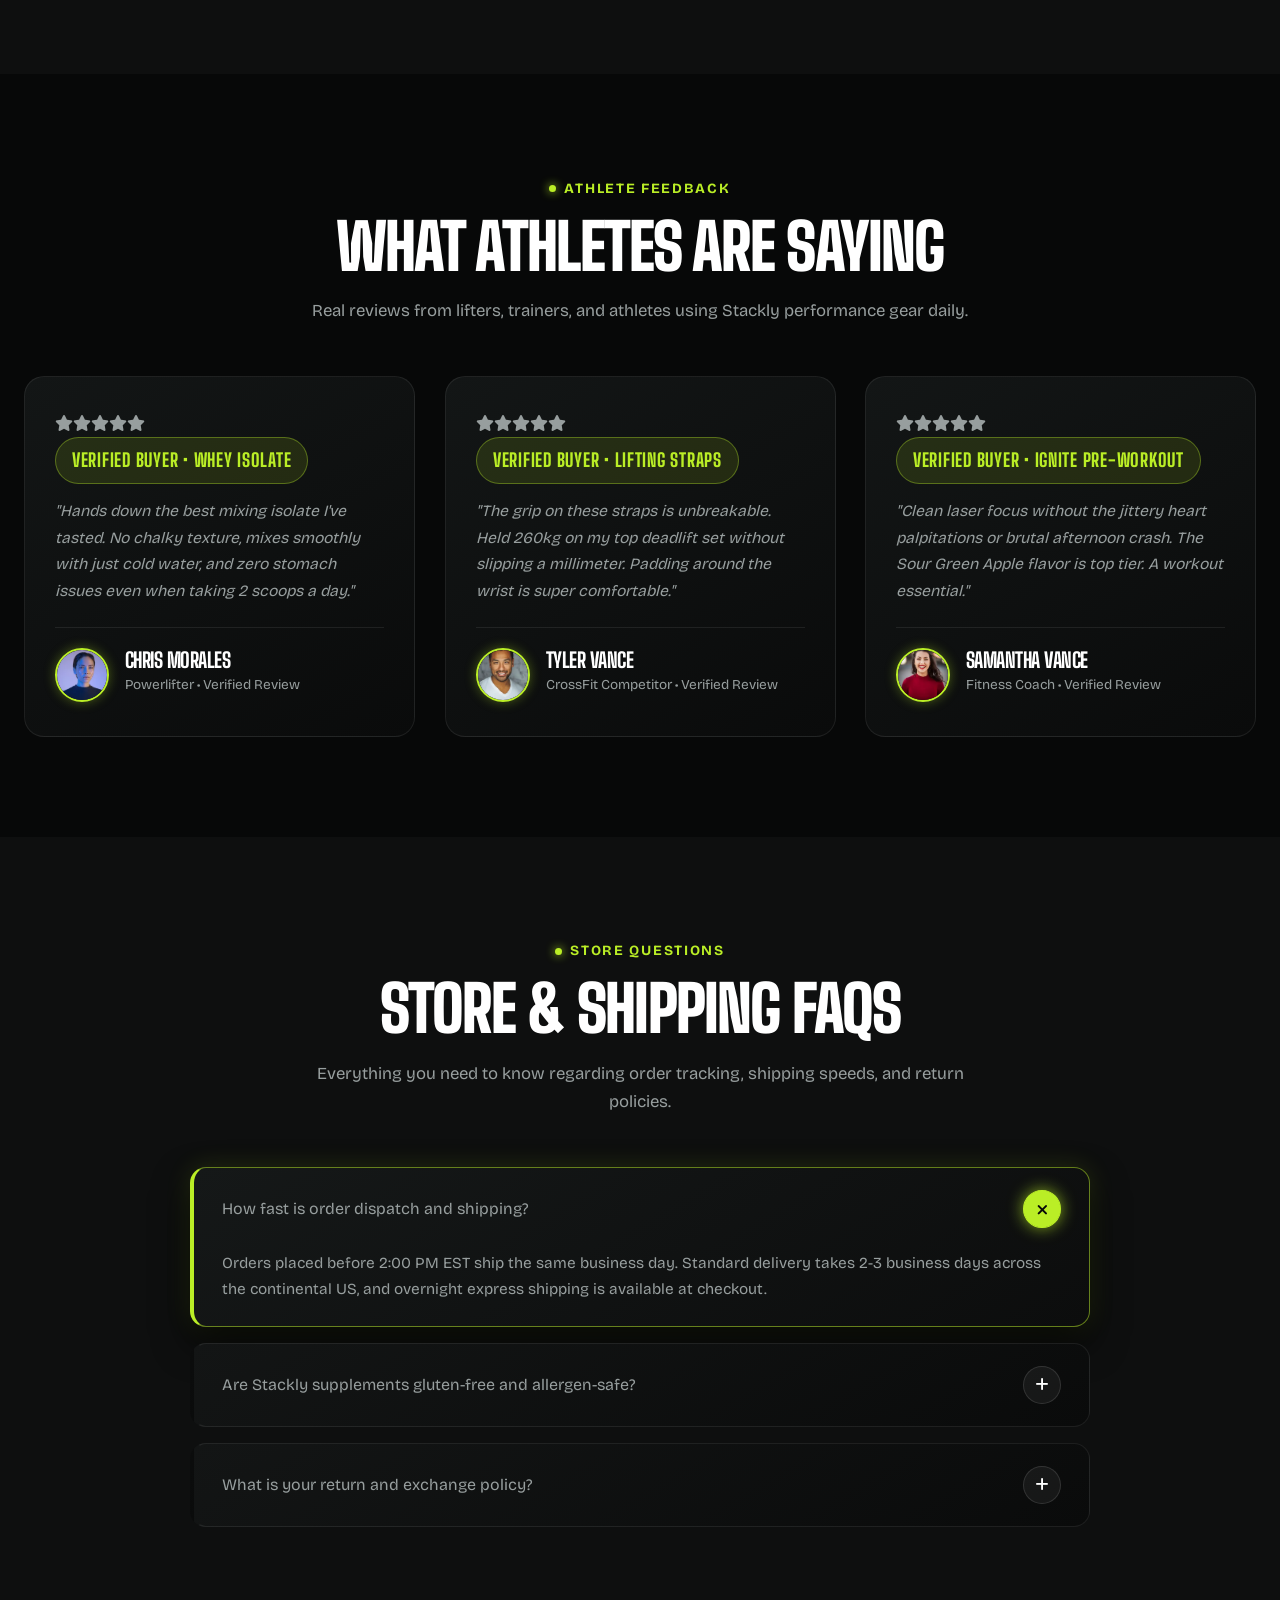
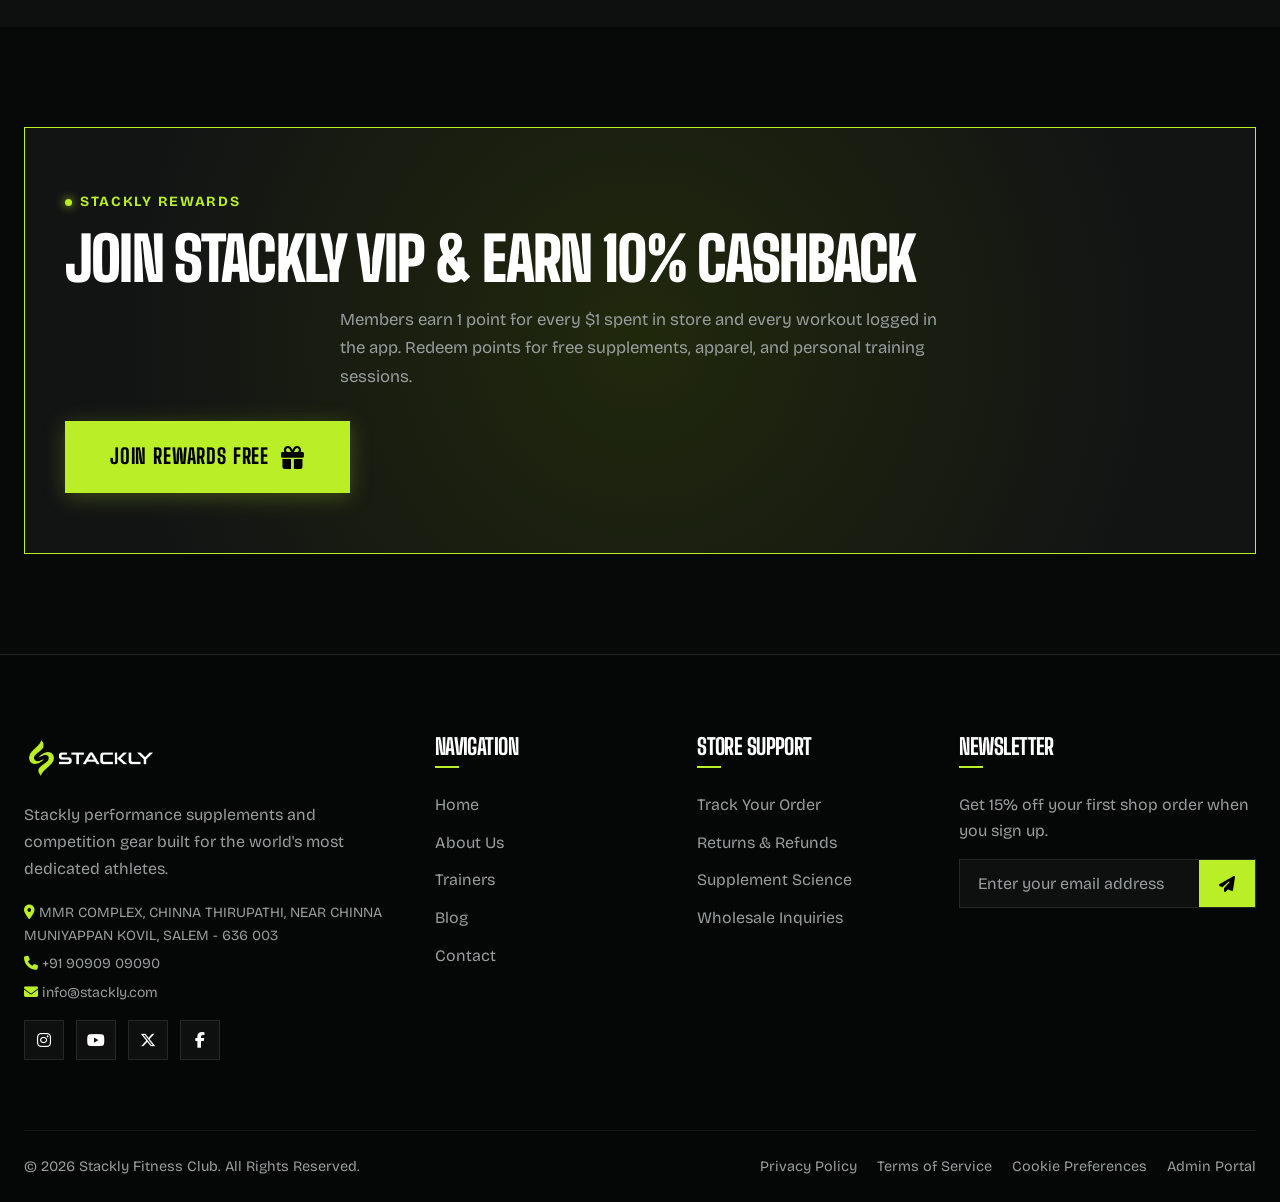
<file: shop.html>
<!DOCTYPE html>
<html lang="en">
<head>
  <meta charset="UTF-8">
  <meta name="viewport" content="width=device-width, initial-scale=1.0">
  <title>Performance Store &amp; Supplements – Stackly Fitness</title>
  <meta name="description" content="Shop official Stackly performance supplements, Olympic training gear, lifting accessories, and athletic apparel.">
  
  <link rel="preconnect" href="https://fonts.googleapis.com">
  <link rel="preconnect" href="https://fonts.gstatic.com" crossorigin>
  <link href="https://fonts.googleapis.com/css2?family=Big+Shoulders+Display:wght@400;600;700;800;900&family=Bricolage+Grotesque:opsz,wght@12..96,300;400;500;600;700;800&display=swap" rel="stylesheet">
    <!-- Google Material Symbols Outlined -->
  <link rel="stylesheet" href="https://fonts.googleapis.com/css2?family=Material+Symbols+Outlined:opsz,wght,FILL,GRAD@20..48,100..700,0..1,-50..200">
<link rel="stylesheet" href="https://cdnjs.cloudflare.com/ajax/libs/font-awesome/6.5.1/css/all.min.css">
  
  <link rel="stylesheet" href="css/style.css">
  <link rel="stylesheet" href="css/pages.css">
</head>
<body>

  <!-- Top Announcement Bar -->
  <div class="top-bar">
    <div class="container">
      <div class="top-bar-left">
        <span class="top-bar-item"><i class="fa-solid fa-truck-fast text-lime"></i> FREE EXPRESS SHIPPING ON ALL ORDERS OVER $50</span>
      </div>
      <div class="top-bar-right">
        <span class="top-bar-item"><i class="fa-solid fa-phone"></i> <a href="404.html" style="color: inherit;">+91 90909 09090</a></span>
      </div>
    </div>
  </div>

  <!-- Main Navigation Header -->
  <header class="main-header">
    <div class="container header-inner">
      <a href="index.html" class="site-logo">
        <img src="images/stackly-logo-dark.webp" alt="Stackly Logo">
      </a>

      <nav class="nav-menu">
        <a href="index.html" class="nav-link">Home</a>
        <a href="about.html" class="nav-link">About Us</a>
        <a href="trainers.html" class="nav-link">Trainers</a>
        <a href="blog.html" class="nav-link">Blog</a>
        <a href="contact.html" class="nav-link">Contact</a>
      </nav>

      <div class="header-actions">
        <a href="404.html" class="header-action-btn header-cart-btn" aria-label="Shopping Cart" title="Shopping Cart">
          <i class="fa-solid fa-cart-shopping"></i>
          <span class="cart-counter">1</span>
        </a>

        <a href="404.html" class="header-action-btn" title="User Account" aria-label="User Account">
          <i class="fa-regular fa-user"></i>
        </a>

        <a href="login.html" class="btn btn-primary btn-sm btn-header-cta">
          Get Started <span class="material-symbols-outlined">login</span>
        </a>

        <button class="hamburger-btn" aria-label="Toggle mobile menu">
          <span></span><span></span><span></span>
        </button>
      </div>
    </div>
  </header>

  <!-- =========================================================================
       SECTION 1: SHOP HERO & PROMO BANNER
       ========================================================================= -->
  <section class="page-hero">
    <div class="page-hero-bg" style="background-image: url('images/shop-hero.webp');"></div>
    <div class="container" style="position: relative; z-index: 2;">
      <div class="breadcrumbs">
        <a href="index.html">Home</a>
        <i class="fa-solid fa-chevron-right" style="font-size: 0.7rem;"></i>
        <span class="current">Performance Store</span>
      </div>
      <h1 class="page-hero-title">STACKLY <span class="text-lime">PERFORMANCE STORE</span></h1>
      <p class="section-desc">
        WADA-tested clean nutritional supplements, competition-tested strength accessories, and high-performance athletic apparel engineered for durability.
      </p>
    </div>
  </section>

  <!-- =========================================================================
       SECTION 2: CATEGORY FILTER BAR & SEARCH CONTROLS
       ========================================================================= -->
  <section class="bg-surface" style="padding-top: 50px;">
    <div class="container">
      <div class="shop-filter-bar reveal-up">
        <div class="shop-category-pills">
          <button class="shop-pill active" data-filter="all">All Products</button>
          <button class="shop-pill" data-filter="supplements">Supplements</button>
          <button class="shop-pill" data-filter="apparel">Apparel</button>
          <button class="shop-pill" data-filter="equipment">Equipment</button>
          <button class="shop-pill" data-filter="recovery">Recovery</button>
        </div>

        <div class="shop-search-sort">
          <div class="shop-search-input-wrap">
            <i class="fa-solid fa-magnifying-glass text-muted"></i>
            <input type="text" class="shop-search-input" placeholder="Search gear or supplements...">
          </div>

          <select class="shop-sort-select" aria-label="Sort products">
            <option value="featured">Featured</option>
            <option value="price-low">Price: Low to High</option>
            <option value="price-high">Price: High to Low</option>
            <option value="rating">Top Rated</option>
          </select>
        </div>
      </div>
    </div>
  </section>

  <!-- =========================================================================
       SECTION 3: FEATURED PRODUCTS GRID
       ========================================================================= -->
  <section class="section-padding bg-surface" style="padding-top: 0;">
    <div class="container">
      <div class="products-grid">
        <!-- Product 1 -->
        <div class="product-card reveal-up" data-category="supplements" data-name="stackly 100% whey isolate" data-price="54.99" data-rating="5">
          <div class="product-img-box">
            <span class="product-badge-sale">Best Seller</span>
            <img src="images/product-whey.webp" alt="Stackly 100% Whey Isolate">
          </div>
          <div class="product-card-body">
            <div>
              <div class="product-category-tag">Supplements • 2.2 kg</div>
              <h3 class="product-name">Stackly 100% Whey Isolate</h3>
              <div class="product-rating">
                <i class="fa-solid fa-star"></i><i class="fa-solid fa-star"></i><i class="fa-solid fa-star"></i><i class="fa-solid fa-star"></i><i class="fa-solid fa-star"></i>
                <span class="text-muted" style="margin-left: 6px;">(142)</span>
              </div>
            </div>
            <div class="product-price-row">
              <div>
                <span class="product-price">$54.99</span>
                <span class="product-old-price">$65.00</span>
              </div>
              <button class="btn btn-primary btn-sm" data-add-cart data-id="prod-whey" data-name="Stackly 100% Whey Isolate" data-price="54.99" data-image="images/product-whey.webp">
                <i class="fa-solid fa-cart-plus"></i> Add
              </button>
            </div>
          </div>
        </div>

        <!-- Product 2 -->
        <div class="product-card reveal-up" data-category="supplements" data-name="ignite high-stim pre-workout" data-price="42.99" data-rating="4.9" style="animation-delay: 0.1s;">
          <div class="product-img-box">
            <img src="images/product-preworkout.webp" alt="Ignite Pre-Workout Formula">
          </div>
          <div class="product-card-body">
            <div>
              <div class="product-category-tag">Supplements • 30 Servings</div>
              <h3 class="product-name">Ignite Pre-Workout</h3>
              <div class="product-rating">
                <i class="fa-solid fa-star"></i><i class="fa-solid fa-star"></i><i class="fa-solid fa-star"></i><i class="fa-solid fa-star"></i><i class="fa-solid fa-star"></i>
                <span class="text-muted" style="margin-left: 6px;">(89)</span>
              </div>
            </div>
            <div class="product-price-row">
              <div>
                <span class="product-price">$42.99</span>
              </div>
              <button class="btn btn-primary btn-sm" data-add-cart data-id="prod-preworkout" data-name="Ignite Pre-Workout" data-price="42.99" data-image="images/product-preworkout.webp">
                <i class="fa-solid fa-cart-plus"></i> Add
              </button>
            </div>
          </div>
        </div>

        <!-- Product 3 -->
        <div class="product-card reveal-up" data-category="equipment" data-name="heavy-duty lifting straps" data-price="19.99" data-rating="4.8" style="animation-delay: 0.2s;">
          <div class="product-img-box">
            <span class="product-badge-sale">Top Grip</span>
            <img src="images/product-straps.webp" alt="Heavy-Duty Lifting Straps">
          </div>
          <div class="product-card-body">
            <div>
              <div class="product-category-tag">Equipment • Accessories</div>
              <h3 class="product-name">Heavy-Duty Lifting Straps</h3>
              <div class="product-rating">
                <i class="fa-solid fa-star"></i><i class="fa-solid fa-star"></i><i class="fa-solid fa-star"></i><i class="fa-solid fa-star"></i><i class="fa-solid fa-star"></i>
                <span class="text-muted" style="margin-left: 6px;">(210)</span>
              </div>
            </div>
            <div class="product-price-row">
              <div>
                <span class="product-price">$19.99</span>
                <span class="product-old-price">$26.00</span>
              </div>
              <button class="btn btn-primary btn-sm" data-add-cart data-id="prod-straps" data-name="Heavy-Duty Lifting Straps" data-price="19.99" data-image="images/product-straps.webp">
                <i class="fa-solid fa-cart-plus"></i> Add
              </button>
            </div>
          </div>
        </div>

        <!-- Product 4 -->
        <div class="product-card reveal-up" data-category="equipment" data-name="cast iron competition kettlebell" data-price="64.99" data-rating="5" style="animation-delay: 0.3s;">
          <div class="product-img-box">
            <img src="images/product-kettlebell.webp" alt="Cast Iron Competition Kettlebell">
          </div>
          <div class="product-card-body">
            <div>
              <div class="product-category-tag">Equipment • 16 KG</div>
              <h3 class="product-name">Cast Iron Kettlebell 16kg</h3>
              <div class="product-rating">
                <i class="fa-solid fa-star"></i><i class="fa-solid fa-star"></i><i class="fa-solid fa-star"></i><i class="fa-solid fa-star"></i><i class="fa-solid fa-star"></i>
                <span class="text-muted" style="margin-left: 6px;">(67)</span>
              </div>
            </div>
            <div class="product-price-row">
              <div>
                <span class="product-price">$64.99</span>
              </div>
              <button class="btn btn-primary btn-sm" data-add-cart data-id="prod-kettlebell" data-name="Cast Iron Kettlebell 16kg" data-price="64.99" data-image="images/product-kettlebell.webp">
                <i class="fa-solid fa-cart-plus"></i> Add
              </button>
            </div>
          </div>
        </div>

        <!-- Product 5 -->
        <div class="product-card reveal-up" data-category="recovery" data-name="high-density foam roller" data-price="29.99" data-rating="4.7">
          <div class="product-img-box">
            <img src="images/product-roller.webp" alt="High-Density Foam Roller">
          </div>
          <div class="product-card-body">
            <div>
              <div class="product-category-tag">Recovery • Myofascial Release</div>
              <h3 class="product-name">High-Density Foam Roller</h3>
              <div class="product-rating">
                <i class="fa-solid fa-star"></i><i class="fa-solid fa-star"></i><i class="fa-solid fa-star"></i><i class="fa-solid fa-star"></i><i class="fa-solid fa-star"></i>
                <span class="text-muted" style="margin-left: 6px;">(114)</span>
              </div>
            </div>
            <div class="product-price-row">
              <div>
                <span class="product-price">$29.99</span>
                <span class="product-old-price">$38.00</span>
              </div>
              <button class="btn btn-primary btn-sm" data-add-cart data-id="prod-roller" data-name="High-Density Foam Roller" data-price="29.99" data-image="images/product-roller.webp">
                <i class="fa-solid fa-cart-plus"></i> Add
              </button>
            </div>
          </div>
        </div>

        <!-- Product 6 -->
        <div class="product-card reveal-up" data-category="accessories" data-name="matte black shaker bottle" data-price="24.99" data-rating="4.9" style="animation-delay: 0.1s;">
          <div class="product-img-box">
            <img src="images/product-shaker.webp" alt="Matte Black Shaker Bottle">
          </div>
          <div class="product-card-body">
            <div>
              <div class="product-category-tag">Accessories • Insulated 750ml</div>
              <h3 class="product-name">Matte Black Steel Shaker</h3>
              <div class="product-rating">
                <i class="fa-solid fa-star"></i><i class="fa-solid fa-star"></i><i class="fa-solid fa-star"></i><i class="fa-solid fa-star"></i><i class="fa-solid fa-star"></i>
                <span class="text-muted" style="margin-left: 6px;">(320)</span>
              </div>
            </div>
            <div class="product-price-row">
              <div>
                <span class="product-price">$24.99</span>
              </div>
              <button class="btn btn-primary btn-sm" data-add-cart data-id="prod-shaker" data-name="Matte Black Steel Shaker" data-price="24.99" data-image="images/product-shaker.webp">
                <i class="fa-solid fa-cart-plus"></i> Add
              </button>
            </div>
          </div>
        </div>

        <!-- Product 7 -->
        <div class="product-card reveal-up" data-category="apparel" data-name="seamless athletic training tee" data-price="34.99" data-rating="4.9" style="animation-delay: 0.2s;">
          <div class="product-img-box">
            <span class="product-badge-sale">New Drop</span>
            <img src="images/product-tshirt.webp" alt="Seamless Athletic Training Tee">
          </div>
          <div class="product-card-body">
            <div>
              <div class="product-category-tag">Apparel • Sweat-Wicking</div>
              <h3 class="product-name">Seamless Athletic Tee</h3>
              <div class="product-rating">
                <i class="fa-solid fa-star"></i><i class="fa-solid fa-star"></i><i class="fa-solid fa-star"></i><i class="fa-solid fa-star"></i><i class="fa-solid fa-star"></i>
                <span class="text-muted" style="margin-left: 6px;">(74)</span>
              </div>
            </div>
            <div class="product-price-row">
              <div>
                <span class="product-price">$34.99</span>
              </div>
              <button class="btn btn-primary btn-sm" data-add-cart data-id="prod-tshirt" data-name="Seamless Athletic Tee" data-price="34.99" data-image="images/product-tshirt.webp">
                <i class="fa-solid fa-cart-plus"></i> Add
              </button>
            </div>
          </div>
        </div>

        <!-- Product 8 -->
        <div class="product-card reveal-up" data-category="equipment" data-name="pro resistance loop bands set" data-price="22.99" data-rating="4.8" style="animation-delay: 0.3s;">
          <div class="product-img-box">
            <img src="images/product-bands.webp" alt="Pro Resistance Loop Bands Set">
          </div>
          <div class="product-card-body">
            <div>
              <div class="product-category-tag">Equipment • 5 Band Pack</div>
              <h3 class="product-name">Pro Resistance Bands</h3>
              <div class="product-rating">
                <i class="fa-solid fa-star"></i><i class="fa-solid fa-star"></i><i class="fa-solid fa-star"></i><i class="fa-solid fa-star"></i><i class="fa-solid fa-star"></i>
                <span class="text-muted" style="margin-left: 6px;">(158)</span>
              </div>
            </div>
            <div class="product-price-row">
              <div>
                <span class="product-price">$22.99</span>
                <span class="product-old-price">$30.00</span>
              </div>
              <button class="btn btn-primary btn-sm" data-add-cart data-id="prod-bands" data-name="Pro Resistance Bands" data-price="22.99" data-image="images/product-bands.webp">
                <i class="fa-solid fa-cart-plus"></i> Add
              </button>
            </div>
          </div>
        </div>
      </div>
    </div>
  </section>

  <!-- =========================================================================
       SECTION 4: DEAL OF THE WEEK COUNTDOWN BOX
       ========================================================================= -->
  <section class="section-padding bg-dark">
    <div class="container">
      <div class="deal-box reveal-up">
        <div>
          <div class="section-tag">Limited Time Bundle</div>
          <h2 class="section-title" style="font-size: clamp(2.2rem, 4vw, 3.4rem); margin-bottom: 12px;">
            ULTIMATE ATHLETE STARTER BUNDLE
          </h2>
          <p class="section-desc">
            Includes Stackly Whey Isolate (2.2kg), Ignite Pre-Workout, Heavy-Duty Lifting Straps, and Stainless Steel Shaker. Save 35% this week only.
          </p>

          <div class="countdown-timer">
            <div class="countdown-segment">
              <div class="countdown-number countdown-hours">28</div>
              <div class="countdown-label">Hours</div>
            </div>
            <div class="countdown-segment">
              <div class="countdown-number countdown-mins">44</div>
              <div class="countdown-label">Mins</div>
            </div>
            <div class="countdown-segment">
              <div class="countdown-number countdown-secs">12</div>
              <div class="countdown-label">Secs</div>
            </div>
          </div>

          <div style="display: flex; align-items: baseline; gap: 14px; margin-bottom: 24px;">
            <span style="font-family: var(--font-heading); font-size: 3rem; font-weight: 900; color: var(--color-primary);">$99.00</span>
            <span style="font-size: 1.4rem; color: var(--color-text-light); text-decoration: line-through;">$142.00</span>
          </div>

          <button class="btn btn-primary btn-lg" data-add-cart data-id="bundle-starter" data-name="Ultimate Athlete Starter Bundle" data-price="99.00" data-image="images/product-whey.webp">
            Claim Bundle Now <i class="fa-solid fa-cart-plus"></i>
          </button>
        </div>

        <div style="text-align: center;">
          <img src="images/product-whey.webp" alt="Athlete Starter Bundle" style="max-height: 380px; margin: 0 auto; filter: drop-shadow(0 20px 40px rgba(0,0,0,0.8));">
        </div>
      </div>
    </div>
  </section>

  <!-- =========================================================================
       SECTION 5: SCIENCE, PURITY & QUALITY GUARANTEE
       ========================================================================= -->
  <section class="section-padding bg-surface">
    <div class="container">
      <div class="section-header text-center reveal-up">
        <div class="section-tag">Quality Standard</div>
        <h2 class="section-title">THE STACKLY PURITY COMMITMENT</h2>
        <p class="section-desc">
          We formulate our supplements in cGMP certified labs with zero artificial fillers, banned substances, or proprietary blends.
        </p>
      </div>

      <div class="why-grid">
        <div class="why-card reveal-up">
          <div class="why-card-icon"><i class="fa-solid fa-shield-virus"></i></div>
          <h3 class="why-card-title">Informed Sport Tested</h3>
          <p class="why-card-desc">Every batch is tested by third-party laboratories for over 250 WADA banned substances. Safe for competitive Olympic athletes.</p>
        </div>

        <div class="why-card reveal-up" style="animation-delay: 0.1s;">
          <div class="why-card-icon"><i class="fa-solid fa-seedling"></i></div>
          <h3 class="why-card-title">100% Bioavailable</h3>
          <p class="why-card-desc">Cross-flow micro-filtered whey with native digestive enzymes to ensure zero bloating and immediate amino acid uptake.</p>
        </div>

        <div class="why-card reveal-up" style="animation-delay: 0.2s;">
          <div class="why-card-icon"><i class="fa-solid fa-rotate-left"></i></div>
          <h3 class="why-card-title">30-Day Money Back</h3>
          <p class="why-card-desc">Don't love the flavor or performance boost? Send it back within 30 days for a 100% no-questions-asked refund.</p>
        </div>

        <div class="why-card reveal-up" style="animation-delay: 0.3s;">
          <div class="why-card-icon"><i class="fa-solid fa-plane-departure"></i></div>
          <h3 class="why-card-title">Carbon-Neutral Shipping</h3>
          <p class="why-card-desc">All orders ship in 100% biodegradable cornstarch packaging with express delivery across North America.</p>
        </div>
      </div>
    </div>
  </section>

  <!-- =========================================================================
       SECTION 6: VERIFIED CUSTOMER PRODUCT REVIEWS
       ========================================================================= -->
  <section class="section-padding bg-dark">
    <div class="container">
      <div class="section-header text-center reveal-up">
        <div class="section-tag">Athlete Feedback</div>
        <h2 class="section-title">WHAT ATHLETES ARE SAYING</h2>
        <p class="section-desc">
          Real reviews from lifters, trainers, and athletes using Stackly performance gear daily.
        </p>
      </div>

      <div class="testimonials-grid">
        <div class="testimonial-card reveal-up">
          <div>
            <div class="testimonial-rating"><i class="fa-solid fa-star"></i><i class="fa-solid fa-star"></i><i class="fa-solid fa-star"></i><i class="fa-solid fa-star"></i><i class="fa-solid fa-star"></i></div>
            <div class="testimonial-stat-highlight">Verified Buyer • Whey Isolate</div>
            <p class="testimonial-text">
              "Hands down the best mixing isolate I've tasted. No chalky texture, mixes smoothly with just cold water, and zero stomach issues even when taking 2 scoops a day."
            </p>
          </div>
          <div class="testimonial-author">
            <img src="images/avatar-1.webp" alt="Chris Morales" class="testimonial-avatar">
            <div>
              <h4 class="author-name">Chris Morales</h4>
              <p class="author-role">Powerlifter • Verified Review</p>
            </div>
          </div>
        </div>

        <div class="testimonial-card reveal-up" style="animation-delay: 0.1s;">
          <div>
            <div class="testimonial-rating"><i class="fa-solid fa-star"></i><i class="fa-solid fa-star"></i><i class="fa-solid fa-star"></i><i class="fa-solid fa-star"></i><i class="fa-solid fa-star"></i></div>
            <div class="testimonial-stat-highlight">Verified Buyer • Lifting Straps</div>
            <p class="testimonial-text">
              "The grip on these straps is unbreakable. Held 260kg on my top deadlift set without slipping a millimeter. Padding around the wrist is super comfortable."
            </p>
          </div>
          <div class="testimonial-author">
            <img src="images/avatar-2.webp" alt="Tyler Vance" class="testimonial-avatar">
            <div>
              <h4 class="author-name">Tyler Vance</h4>
              <p class="author-role">CrossFit Competitor • Verified Review</p>
            </div>
          </div>
        </div>

        <div class="testimonial-card reveal-up" style="animation-delay: 0.2s;">
          <div>
            <div class="testimonial-rating"><i class="fa-solid fa-star"></i><i class="fa-solid fa-star"></i><i class="fa-solid fa-star"></i><i class="fa-solid fa-star"></i><i class="fa-solid fa-star"></i></div>
            <div class="testimonial-stat-highlight">Verified Buyer • Ignite Pre-Workout</div>
            <p class="testimonial-text">
              "Clean laser focus without the jittery heart palpitations or brutal afternoon crash. The Sour Green Apple flavor is top tier. A workout essential."
            </p>
          </div>
          <div class="testimonial-author">
            <img src="images/avatar-4.webp" alt="Samantha Vance" class="testimonial-avatar">
            <div>
              <h4 class="author-name">Samantha Vance</h4>
              <p class="author-role">Fitness Coach • Verified Review</p>
            </div>
          </div>
        </div>
      </div>
    </div>
  </section>

  <!-- =========================================================================
       SECTION 7: SHOP & SHIPPING FAQS ACCORDION
       ========================================================================= -->
  <section class="section-padding bg-surface">
    <div class="container">
      <div class="section-header text-center reveal-up">
        <div class="section-tag">Store Questions</div>
        <h2 class="section-title">STORE &amp; SHIPPING FAQS</h2>
        <p class="section-desc">
          Everything you need to know regarding order tracking, shipping speeds, and return policies.
        </p>
      </div>

      <div class="faq-accordion reveal-up">
        <div class="faq-item active">
          <div class="faq-question">
            <span>How fast is order dispatch and shipping?</span>
            <div class="faq-icon"><i class="fa-solid fa-plus"></i></div>
          </div>
          <div class="faq-answer">
            <p>
              Orders placed before 2:00 PM EST ship the same business day. Standard delivery takes 2-3 business days across the continental US, and overnight express shipping is available at checkout.
            </p>
          </div>
        </div>

        <div class="faq-item">
          <div class="faq-question">
            <span>Are Stackly supplements gluten-free and allergen-safe?</span>
            <div class="faq-icon"><i class="fa-solid fa-plus"></i></div>
          </div>
          <div class="faq-answer">
            <p>
              Yes. All our whey isolates and pre-workout powders are gluten-free, soy-free, and manufactured in nut-free facilities under strict GMP regulations. Full ingredient disclosure is printed on every label.
            </p>
          </div>
        </div>

        <div class="faq-item">
          <div class="faq-question">
            <span>What is your return and exchange policy?</span>
            <div class="faq-icon"><i class="fa-solid fa-plus"></i></div>
          </div>
          <div class="faq-answer">
            <p>
              We offer 30-day hassle-free returns on all apparel, equipment, and supplements. If you aren't completely thrilled, our support desk will issue a prepaid return label and prompt refund.
            </p>
          </div>
        </div>
      </div>
    </div>
  </section>

  <!-- =========================================================================
       SECTION 8: STACKLY REWARDS VIP CLUB CTA BANNER
       ========================================================================= -->
  <section class="section-padding bg-dark">
    <div class="container">
      <div class="card-dark reveal-up text-center" style="padding: 60px 40px; border-color: var(--color-primary); background: radial-gradient(circle at center, rgba(186,238,38,0.14) 0%, rgba(18,20,20,1) 80%);">
        <div class="section-tag">Stackly Rewards</div>
        <h2 class="section-title" style="font-size: clamp(2.2rem, 5vw, 3.8rem); margin-bottom: 16px;">
          JOIN STACKLY VIP &amp; EARN 10% CASHBACK
        </h2>
        <p class="section-desc" style="margin: 0 auto 30px; max-width: 600px;">
          Members earn 1 point for every $1 spent in store and every workout logged in the app. Redeem points for free supplements, apparel, and personal training sessions.
        </p>
        <a href="signup.html" class="btn btn-primary btn-lg">
          Join Rewards Free <i class="fa-solid fa-gift"></i>
        </a>
      </div>
    </div>
  </section>

  <!-- Main Footer -->
  <footer class="main-footer">
    <div class="container">
      <div class="footer-grid">
        <div class="footer-col footer-about">
          <a href="index.html" class="site-logo">
            <img src="images/stackly-logo-dark.webp" alt="Stackly Logo">
          </a>
          <p>Stackly performance supplements and competition gear built for the world's most dedicated athletes.</p>
          <div style="margin-top: 14px; font-size: 0.88rem; color: var(--color-text-light); line-height: 1.6;">
            <div><i class="fa-solid fa-location-dot text-lime"></i> MMR COMPLEX, CHINNA THIRUPATHI, NEAR CHINNA MUNIYAPPAN KOVIL, SALEM - 636 003</div>
            <div style="margin-top: 6px;"><i class="fa-solid fa-phone text-lime"></i> <a href="404.html" style="color: inherit;">+91 90909 09090</a></div>
            <div style="margin-top: 6px;"><i class="fa-solid fa-envelope text-lime"></i> <a href="mailto:info@stackly.com" style="color: inherit;">info@stackly.com</a></div>
          </div>
          <div class="footer-social" style="margin-top: 16px;">
            <a href="404.html"><i class="fa-brands fa-instagram"></i></a>
            <a href="404.html"><i class="fa-brands fa-youtube"></i></a>
            <a href="404.html"><i class="fa-brands fa-x-twitter"></i></a>
            <a href="404.html"><i class="fa-brands fa-facebook-f"></i></a>
          </div>
        </div>

        <div class="footer-col">
          <h4>Navigation</h4>
          <div class="footer-links">
            <a href="index.html">Home</a>
            <a href="about.html">About Us</a>
            <a href="trainers.html">Trainers</a>
            <a href="blog.html">Blog</a>
            <a href="contact.html">Contact</a>
          </div>
        </div>

        <div class="footer-col">
          <h4>Store Support</h4>
          <div class="footer-links">
            <a href="404.html">Track Your Order</a>
            <a href="404.html">Returns &amp; Refunds</a>
            <a href="404.html">Supplement Science</a>
            <a href="404.html">Wholesale Inquiries</a>
          </div>
        </div>

        <div class="footer-col">
          <h4>Newsletter</h4>
          <p style="color: var(--color-text-light); margin-bottom: 16px;">Get 15% off your first shop order when you sign up.</p>
          <form class="newsletter-form" action="javascript:void(0);" method="POST" onsubmit="return false;" novalidate autocomplete="off">
            <div class="newsletter-input-group">
              <input type="email" placeholder="Enter your email address" autocomplete="off">
              <button type="submit" aria-label="Subscribe to newsletter" title="Subscribe to newsletter"><i class="fa-solid fa-paper-plane"></i></button>
            </div>
            <div class="field-error newsletter-error"></div>
          </form>
        </div>
      </div>

      <div class="footer-bottom">
        <div>&copy; 2026 Stackly Fitness Club. All Rights Reserved.</div>
        <div class="footer-bottom-links">
          <a href="404.html">Privacy Policy</a>
          <a href="404.html">Terms of Service</a>
          <a href="404.html">Cookie Preferences</a>
          <a href="404.html">Admin Portal</a>
        </div>
      </div>
    </div>
  </footer>

      <!-- Slide-in Mobile Menu Drawer -->
  <div class="drawer-overlay"></div>
  <aside class="mobile-nav-drawer">
    <div>
      <div class="drawer-header">
        <a href="index.html" class="site-logo">
          <img src="images/stackly-logo-dark.webp" alt="Stackly Logo">
        </a>
        <button class="drawer-close" aria-label="Close menu">
          <i class="fa-solid fa-xmark"></i>
        </button>
      </div>

      <nav class="drawer-menu">
        <a href="index.html" class="drawer-link"><span>Home</span> <i class="fa-solid fa-chevron-right"></i></a>
        <a href="about.html" class="drawer-link"><span>About Us</span> <i class="fa-solid fa-chevron-right"></i></a>
        <a href="trainers.html" class="drawer-link"><span>Trainers</span> <i class="fa-solid fa-chevron-right"></i></a>
        <a href="blog.html" class="drawer-link"><span>Blog</span> <i class="fa-solid fa-chevron-right"></i></a>
        <a href="contact.html" class="drawer-link"><span>Contact</span> <i class="fa-solid fa-chevron-right"></i></a>
      </nav>
    </div>

    <div class="drawer-bottom">
      <div class="drawer-contact-item">
        <i class="fa-solid fa-location-dot"></i> MMR COMPLEX, CHINNA THIRUPATHI, NEAR CHINNA MUNIYAPPAN KOVIL, SALEM - 636 003
      </div>
      <div class="drawer-contact-item">
        <i class="fa-solid fa-phone"></i> <a href="404.html" style="color: inherit;">+91 90909 09090</a>
      </div>
      <div class="drawer-contact-item">
        <i class="fa-solid fa-envelope"></i> <a href="mailto:info@stackly.com" style="color: inherit;">info@stackly.com</a>
      </div>
      <div style="margin-top: 18px;">
        <a href="login.html" class="btn btn-outline" style="width: 100%; margin-bottom: 10px;">Login</a>
        <a href="login.html" class="btn btn-primary" style="width: 100%;">Get Started <span class="material-symbols-outlined" style="font-size: 1.1rem; vertical-align: middle;">login</span></a>
      </div>
    </div>
  </aside>

  <aside class="cart-drawer">
    <div class="cart-header">
      <h3 class="cart-title">YOUR CART (<span class="cart-counter">1</span>)</h3>
      <button class="drawer-close cart-close"><i class="fa-solid fa-xmark"></i></button>
    </div>
    <div class="cart-items-list"></div>
    <div class="cart-footer">
      <div class="cart-subtotal"><span>SUBTOTAL:</span><span class="cart-subtotal-val">$54.99</span></div>
      <a href="404.html" class="btn btn-primary btn-checkout" style="width: 100%; text-decoration: none; justify-content: center; display: inline-flex; align-items: center; gap: 8px;">PROCEED TO CHECKOUT <i class="fa-solid fa-lock"></i></a>
    </div>
  </aside>

  <script src="js/main.js"></script>
</body>
</html>
</file>
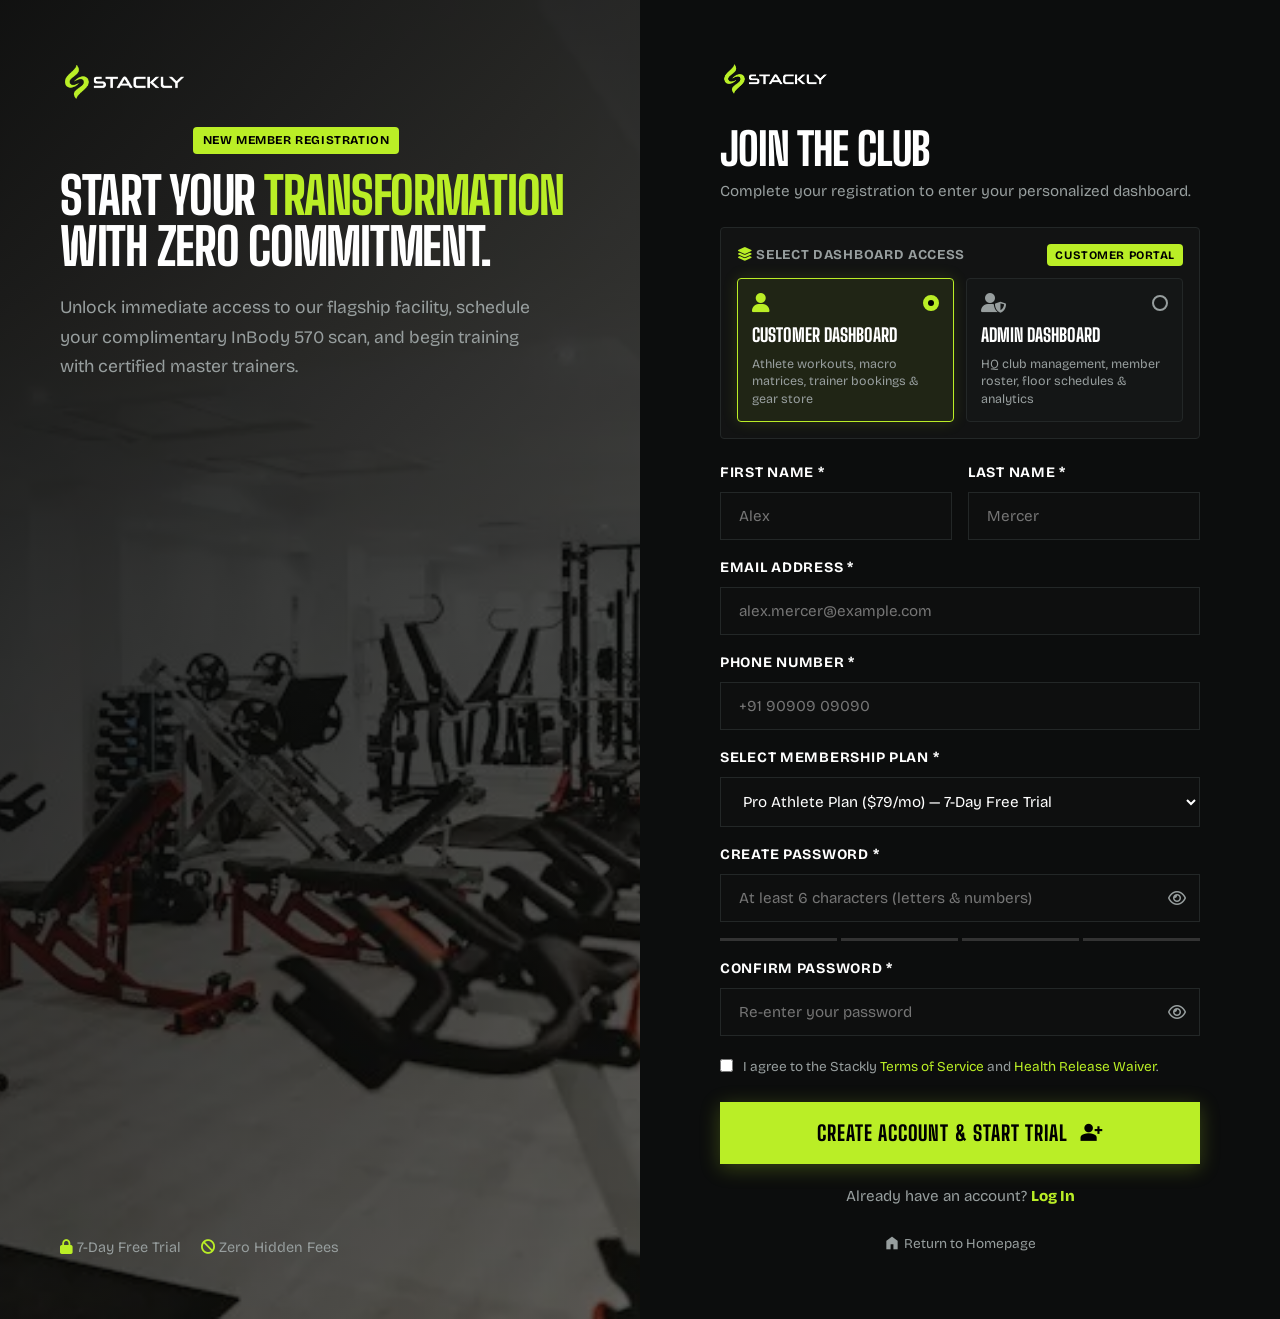
<file: signup.html>
<!DOCTYPE html>
<html lang="en">
<head>
  <meta charset="UTF-8">
  <meta name="viewport" content="width=device-width, initial-scale=1.0">
  <title>Join Stackly – Create Member Account</title>
  <meta name="description" content="Create your Stackly Fitness member profile and start your 7-day complimentary free trial.">
  
  <link rel="preconnect" href="https://fonts.googleapis.com">
  <link rel="preconnect" href="https://fonts.gstatic.com" crossorigin>
  <link href="https://fonts.googleapis.com/css2?family=Big+Shoulders+Display:wght@400;600;700;800;900&family=Bricolage+Grotesque:opsz,wght@12..96,300;400;500;600;700;800&display=swap" rel="stylesheet">
    <!-- Google Material Symbols Outlined -->
  <link rel="stylesheet" href="https://fonts.googleapis.com/css2?family=Material+Symbols+Outlined:opsz,wght,FILL,GRAD@20..48,100..700,0..1,-50..200">
<link rel="stylesheet" href="https://cdnjs.cloudflare.com/ajax/libs/font-awesome/6.5.1/css/all.min.css">
  
  <link rel="stylesheet" href="css/style.css">
  <link rel="stylesheet" href="css/pages.css">
</head>
<body>

  <div class="auth-page-wrapper">
    <!-- Visual Left Side -->
    <div class="auth-visual-side" style="background-image: url('images/pricing-hero.webp');">
      <div class="auth-visual-content">
        <a href="index.html" class="site-logo" style="margin-bottom: 40px; display: inline-block;">
          <img src="images/stackly-logo-dark.webp" alt="Stackly Logo" style="height: 44px;">
        </a>
        <div class="badge badge-lime" style="margin-bottom: 16px;">New Member Registration</div>
        <h2 style="font-size: clamp(2.4rem, 4vw, 4rem); line-height: 1; margin-bottom: 20px; color: #fff;">
          START YOUR <span class="text-lime">TRANSFORMATION</span> WITH ZERO COMMITMENT.
        </h2>
        <p style="color: var(--color-text-light); max-width: 480px; font-size: 1.1rem; line-height: 1.7;">
          Unlock immediate access to our flagship facility, schedule your complimentary InBody 570 scan, and begin training with certified master trainers.
        </p>
      </div>

      <div class="auth-visual-content">
        <div style="display: flex; gap: 20px; color: var(--color-text-light); font-size: 0.9rem;">
          <span><i class="fa-solid fa-lock text-lime"></i> 7-Day Free Trial</span>
          <span><i class="fa-solid fa-ban text-lime"></i> Zero Hidden Fees</span>
        </div>
      </div>
    </div>

    <!-- Form Right Side -->
    <div class="auth-form-side">
      <div style="max-width: 480px; width: 100%; margin: 0 auto;">
        <div style="margin-bottom: 24px;">
          <a href="index.html" class="site-logo" style="display: inline-block; margin-bottom: 20px;">
            <img src="images/stackly-logo-dark.webp" alt="Stackly Logo" style="height: 38px;">
          </a>
          <h2 class="auth-form-title" style="font-size: 2.8rem; margin-bottom: 6px;">JOIN THE CLUB</h2>
          <p style="color: var(--color-text-light); font-size: 0.95rem;">Complete your registration to enter your personalized dashboard.</p>
        </div>

        <form id="signup-form" autocomplete="off" novalidate>
          <!-- Role / Dashboard Selection Box -->
          <div class="role-selector-container">
            <div class="role-selector-title">
              <span><i class="fa-solid fa-layer-group text-lime"></i> Select Dashboard Access</span>
              <span class="badge badge-lime" id="role-selected-badge" style="font-size: 0.72rem; padding: 2px 8px;">Customer Portal</span>
            </div>
            <div class="role-selector-grid">
              <!-- Option 1: Customer Dashboard -->
              <label class="role-card-label" for="role-customer">
                <input type="radio" name="accountRole" value="customer" id="role-customer" checked>
                <div class="role-card">
                  <div>
                    <div class="role-card-top">
                      <i class="fa-solid fa-user role-card-icon"></i>
                      <div class="role-radio-indicator"></div>
                    </div>
                    <div class="role-card-title">Customer Dashboard</div>
                    <div class="role-card-desc">Athlete workouts, macro matrices, trainer bookings &amp; gear store</div>
                  </div>
                </div>
              </label>

              <!-- Option 2: Admin Dashboard -->
              <label class="role-card-label" for="role-admin">
                <input type="radio" name="accountRole" value="admin" id="role-admin">
                <div class="role-card">
                  <div>
                    <div class="role-card-top">
                      <i class="fa-solid fa-user-shield role-card-icon"></i>
                      <div class="role-radio-indicator"></div>
                    </div>
                    <div class="role-card-title">Admin Dashboard</div>
                    <div class="role-card-desc">HQ club management, member roster, floor schedules &amp; analytics</div>
                  </div>
                </div>
              </label>
            </div>
          </div>

          <div class="form-grid" style="gap: 16px; margin-bottom: 16px;">
            <div class="form-group">
              <label class="form-label" for="signup-firstname" style="cursor: pointer;">First Name *</label>
              <input type="text" id="signup-firstname" class="form-control" placeholder="Alex" autocomplete="off">
              <div id="firstname-error" class="field-error"></div>
            </div>
            <div class="form-group">
              <label class="form-label" for="signup-lastname" style="cursor: pointer;">Last Name *</label>
              <input type="text" id="signup-lastname" class="form-control" placeholder="Mercer" autocomplete="off">
              <div id="lastname-error" class="field-error"></div>
            </div>
          </div>

          <div class="form-group" style="margin-bottom: 16px;">
            <label class="form-label" for="signup-email" style="cursor: pointer;">Email Address *</label>
            <input type="email" id="signup-email" class="form-control" placeholder="alex.mercer@example.com" autocomplete="off">
            <div id="email-error" class="field-error"></div>
          </div>

          <div class="form-group" style="margin-bottom: 16px;">
            <label class="form-label" for="signup-phone" style="cursor: pointer;">Phone Number *</label>
            <input type="tel" id="signup-phone" class="form-control" placeholder="+91 90909 09090" autocomplete="off">
            <div id="phone-error" class="field-error"></div>
          </div>

          <div class="form-group" id="plan-selection-group" style="margin-bottom: 16px;">
            <label class="form-label" id="plan-label" for="signup-plan" style="cursor: pointer;">Select Membership Plan *</label>
            <select id="signup-plan" class="form-control">
              <option value="pro" selected>Pro Athlete Plan ($79/mo) — 7-Day Free Trial</option>
              <option value="starter">Starter Tier ($39/mo)</option>
              <option value="elite">Elite VIP Tier ($129/mo)</option>
            </select>
          </div>

          <div class="form-group" style="margin-bottom: 16px;">
            <label class="form-label" for="signup-password" style="cursor: pointer;">Create Password *</label>
            <div style="position: relative;">
              <input type="password" id="signup-password" class="form-control" placeholder="At least 6 characters (letters & numbers)" autocomplete="new-password" style="padding-right: 44px; width: 100%;">
              <button type="button" id="toggle-signup-password" style="position: absolute; right: 14px; top: 50%; transform: translateY(-50%); color: var(--color-text-light); background: transparent; border: none; cursor: pointer;" aria-label="Toggle password visibility">
                <i class="fa-regular fa-eye"></i>
              </button>
            </div>
            <div style="display: flex; gap: 4px; margin-top: 8px;" id="pwd-strength-bars">
              <div class="strength-bar" style="flex: 1; height: 3px; background-color: #333; transition: background-color 0.2s;"></div>
              <div class="strength-bar" style="flex: 1; height: 3px; background-color: #333; transition: background-color 0.2s;"></div>
              <div class="strength-bar" style="flex: 1; height: 3px; background-color: #333; transition: background-color 0.2s;"></div>
              <div class="strength-bar" style="flex: 1; height: 3px; background-color: #333; transition: background-color 0.2s;"></div>
            </div>
            <div id="password-error" class="field-error"></div>
          </div>

          <!-- Confirm Password Box -->
          <div class="form-group" style="margin-bottom: 20px;">
            <label class="form-label">Confirm Password *</label>
            <div style="position: relative;">
              <input type="password" id="signup-confirm-password" class="form-control" placeholder="Re-enter your password" autocomplete="new-password" style="padding-right: 44px; width: 100%;">
              <button type="button" id="toggle-confirm-password" style="position: absolute; right: 14px; top: 50%; transform: translateY(-50%); color: var(--color-text-light); background: transparent; border: none; cursor: pointer;" aria-label="Toggle confirm password visibility">
                <i class="fa-regular fa-eye"></i>
              </button>
            </div>
            <div id="password-match-msg" style="font-size: 0.82rem; margin-top: 6px; display: none;"></div>
            <div id="confirm-password-error" class="field-error"></div>
          </div>

          <div style="margin-bottom: 24px; font-size: 0.85rem; color: var(--color-text-light);">
            <label style="display: flex; align-items: flex-start; gap: 10px; cursor: pointer;">
              <input type="checkbox" id="signup-terms" style="accent-color: var(--color-primary); margin-top: 3px;">
              <span>I agree to the Stackly <a href="404.html" class="text-lime">Terms of Service</a> and <a href="404.html" class="text-lime">Health Release Waiver</a>.</span>
            </label>
            <div id="terms-error" class="field-error"></div>
          </div>

          <button type="submit" id="signup-submit-btn" class="btn btn-primary btn-lg" style="width: 100%; margin-bottom: 20px;">
            CREATE ACCOUNT &amp; START TRIAL <span class="material-symbols-outlined">person_add</span>
          </button>

          <div style="text-align: center; color: var(--color-text-light); font-size: 0.95rem;">
            Already have an account? 
            <a href="login.html" class="text-lime" style="font-weight: 800;">Log In</a>
          </div>

          <div style="text-align: center; margin-top: 24px;">
            <a href="index.html" style="color: var(--color-text-light); font-size: 0.85rem; display: inline-flex; align-items: center; gap: 4px;">
              <span class="material-symbols-outlined" style="font-size: 16px;">home</span> Return to Homepage
            </a>
          </div>
        </form>
      </div>
    </div>
  </div>

  <script src="js/main.js"></script>
  <script>
    const signupForm = document.getElementById('signup-form');
    const firstNameInput = document.getElementById('signup-firstname');
    const lastNameInput = document.getElementById('signup-lastname');
    const emailInput = document.getElementById('signup-email');
    const phoneInput = document.getElementById('signup-phone');
    const pwdInput = document.getElementById('signup-password');
    const confirmPwdInput = document.getElementById('signup-confirm-password');
    const termsInput = document.getElementById('signup-terms');
    const matchMsg = document.getElementById('password-match-msg');
    const roleBadge = document.getElementById('role-selected-badge');
    const submitBtn = document.getElementById('signup-submit-btn');
    const planGroup = document.getElementById('plan-selection-group');
    const planLabel = document.getElementById('plan-label');
    const planSelect = document.getElementById('signup-plan');

    // Error message containers
    const errFirst = document.getElementById('firstname-error');
    const errLast = document.getElementById('lastname-error');
    const errEmail = document.getElementById('email-error');
    const errPhone = document.getElementById('phone-error');
    const errPwd = document.getElementById('password-error');
    const errConfirm = document.getElementById('confirm-password-error');
    const errTerms = document.getElementById('terms-error');

    // Helper functions for UI error state
    function setError(input, errEl, msg) {
      if (input) {
        input.classList.add('is-invalid');
        input.classList.remove('is-valid');
      }
      if (errEl) {
        errEl.innerHTML = `<i class="fa-solid fa-circle-exclamation"></i> ${msg}`;
        errEl.classList.add('active');
      }
      return false;
    }

    function clearError(input, errEl) {
      if (input) {
        input.classList.remove('is-invalid');
        input.classList.add('is-valid');
      }
      if (errEl) {
        errEl.innerHTML = '';
        errEl.classList.remove('active');
      }
      return true;
    }

    // Role switcher logic
    const roleRadios = document.querySelectorAll('input[name="accountRole"]');
    function updateRoleUI() {
      const selected = document.querySelector('input[name="accountRole"]:checked').value;
      if (selected === 'admin') {
        roleBadge.textContent = 'Admin Portal';
        roleBadge.className = 'badge badge-dark';
        roleBadge.style.color = '#fff';
        roleBadge.style.borderColor = 'var(--color-primary)';
        planLabel.textContent = 'Staff / Admin Permission Tier *';
        planSelect.innerHTML = `
          <option value="director" selected>Club Director / Full HQ Admin</option>
          <option value="manager">Operations Manager (Facility & Trainers)</option>
          <option value="trainer-lead">Head Coach / Lead Performance Trainer</option>
        `;
        submitBtn.innerHTML = 'CREATE ADMIN ACCOUNT &amp; GO TO LOGIN <span class="material-symbols-outlined">how_to_reg</span>';
      } else {
        roleBadge.textContent = 'Customer Portal';
        roleBadge.className = 'badge badge-lime';
        roleBadge.style.color = '#000';
        planLabel.textContent = 'Select Membership Plan *';
        planSelect.innerHTML = `
          <option value="pro" selected>Pro Athlete Plan ($79/mo) — 7-Day Free Trial</option>
          <option value="starter">Starter Tier ($39/mo)</option>
          <option value="elite">Elite VIP Tier ($129/mo)</option>
        `;
        submitBtn.innerHTML = 'CREATE MEMBER ACCOUNT &amp; GO TO LOGIN <span class="material-symbols-outlined">person_add</span>';
      }
    }

    roleRadios.forEach(radio => radio.addEventListener('change', updateRoleUI));

    // Password Visibility Toggles
    function setupPasswordToggle(btnId, inputId) {
      const btn = document.getElementById(btnId);
      const input = document.getElementById(inputId);
      if (!btn || !input) return;
      btn.addEventListener('click', () => {
        const type = input.getAttribute('type') === 'password' ? 'text' : 'password';
        input.setAttribute('type', type);
        btn.innerHTML = type === 'password' ? '<i class="fa-regular fa-eye"></i>' : '<i class="fa-regular fa-eye-slash"></i>';
      });
    }
    setupPasswordToggle('toggle-signup-password', 'signup-password');
    setupPasswordToggle('toggle-confirm-password', 'signup-confirm-password');

    // Individual Validation Functions
    function validateFirstName() {
      const val = firstNameInput.value.trim();
      if (!val) {
        return setError(firstNameInput, errFirst, 'First name is required.');
      }
      if (val.length < 2) {
        return setError(firstNameInput, errFirst, 'First name must be at least 2 characters.');
      }
      if (!/^[a-zA-Z\s'-]+$/.test(val)) {
        return setError(firstNameInput, errFirst, 'First name can only contain letters.');
      }
      return clearError(firstNameInput, errFirst);
    }

    function validateLastName() {
      const val = lastNameInput.value.trim();
      if (!val) {
        return setError(lastNameInput, errLast, 'Last name is required.');
      }
      if (val.length < 2) {
        return setError(lastNameInput, errLast, 'Last name must be at least 2 characters.');
      }
      if (!/^[a-zA-Z\s'-]+$/.test(val)) {
        return setError(lastNameInput, errLast, 'Last name can only contain letters.');
      }
      return clearError(lastNameInput, errLast);
    }

    function validateEmail() {
      const val = emailInput.value.trim().toLowerCase();
      if (!val) {
        return setError(emailInput, errEmail, 'Email address is required.');
      }
      const emailRegex = /^[^\s@]+@[^\s@]+\.[a-zA-Z]{2,}$/;
      if (!emailRegex.test(val)) {
        return setError(emailInput, errEmail, 'Please enter a valid email address (e.g. name@domain.com).');
      }

      // Check if email already registered
      let users = [];
      try {
        users = JSON.parse(localStorage.getItem('stackly_users') || '[]');
      } catch (e) {
        users = [];
      }
      const exists = users.some(u => u.email === val);
      if (exists) {
        return setError(emailInput, errEmail, 'An account with this email already exists. Please log in.');
      }

      return clearError(emailInput, errEmail);
    }

    function validatePhone() {
      const val = phoneInput.value.trim();
      if (!val) {
        return setError(phoneInput, errPhone, 'Phone number is required.');
      }
      const digitsOnly = val.replace(/\D/g, '');
      if (digitsOnly.length < 7 || digitsOnly.length > 15) {
        return setError(phoneInput, errPhone, 'Please enter a valid phone number (at least 7 to 15 digits).');
      }
      return clearError(phoneInput, errPhone);
    }

    function validatePassword() {
      const val = pwdInput.value;
      if (!val) {
        return setError(pwdInput, errPwd, 'Password is required.');
      }
      if (val.length < 6) {
        return setError(pwdInput, errPwd, 'Password must be at least 6 characters long.');
      }
      if (!(/[a-zA-Z]/.test(val) && /[0-9]/.test(val))) {
        return setError(pwdInput, errPwd, 'Password must include at least one letter and one number.');
      }
      return clearError(pwdInput, errPwd);
    }

    function validateConfirmPassword() {
      const pwd = pwdInput.value;
      const confirmPwd = confirmPwdInput.value;

      if (!confirmPwd) {
        matchMsg.style.display = 'none';
        return setError(confirmPwdInput, errConfirm, 'Please confirm your password.');
      }

      if (pwd !== confirmPwd) {
        matchMsg.style.display = 'block';
        matchMsg.innerHTML = '<span style="color: var(--color-danger); font-weight: 600;"><i class="fa-solid fa-circle-xmark"></i> Passwords do not match</span>';
        return setError(confirmPwdInput, errConfirm, 'Passwords do not match.');
      } else {
        matchMsg.style.display = 'block';
        matchMsg.innerHTML = '<span style="color: var(--color-success); font-weight: 600;"><i class="fa-solid fa-circle-check"></i> Passwords match</span>';
        return clearError(confirmPwdInput, errConfirm);
      }
    }

    function validateTerms() {
      if (!termsInput.checked) {
        return setError(null, errTerms, 'You must agree to the Terms of Service to continue.');
      }
      return clearError(null, errTerms);
    }

    // Password strength visual indicator
    const strengthBars = document.querySelectorAll('.strength-bar');
    pwdInput.addEventListener('input', () => {
      const val = pwdInput.value;
      let score = 0;
      if (val.length >= 6) score++;
      if (val.length >= 8) score++;
      if (/[A-Z]/.test(val) && /[0-9]/.test(val)) score++;
      if (/[^A-Za-z0-9]/.test(val)) score++;

      strengthBars.forEach((bar, idx) => {
        if (idx < score) {
          bar.style.backgroundColor = score <= 1 ? '#ff4d4f' : (score <= 2 ? '#faad14' : 'var(--color-primary)');
        } else {
          bar.style.backgroundColor = '#333';
        }
      });
      validatePassword();
      if (confirmPwdInput.value) validateConfirmPassword();
    });

    // Real-time event listeners on blur & input
    firstNameInput.addEventListener('blur', validateFirstName);
    firstNameInput.addEventListener('input', () => { if (firstNameInput.classList.contains('is-invalid')) validateFirstName(); });

    lastNameInput.addEventListener('blur', validateLastName);
    lastNameInput.addEventListener('input', () => { if (lastNameInput.classList.contains('is-invalid')) validateLastName(); });

    emailInput.addEventListener('blur', validateEmail);
    emailInput.addEventListener('input', () => { if (emailInput.classList.contains('is-invalid')) validateEmail(); });

    phoneInput.addEventListener('blur', validatePhone);
    phoneInput.addEventListener('input', () => { if (phoneInput.classList.contains('is-invalid')) validatePhone(); });

    confirmPwdInput.addEventListener('input', validateConfirmPassword);
    confirmPwdInput.addEventListener('blur', validateConfirmPassword);

    termsInput.addEventListener('change', validateTerms);

    // Form Submit Handler
    signupForm.addEventListener('submit', (e) => {
      e.preventDefault();

      const isFirstValid = validateFirstName();
      const isLastValid = validateLastName();
      const isEmailValid = validateEmail();
      const isPhoneValid = validatePhone();
      const isPwdValid = validatePassword();
      const isConfirmValid = validateConfirmPassword();
      const isTermsValid = validateTerms();

      if (!isFirstValid || !isLastValid || !isEmailValid || !isPhoneValid || !isPwdValid || !isConfirmValid || !isTermsValid) {
        showToast('Please fix all highlighted errors before continuing.', 'warning');
        // Focus first invalid input
        const firstInvalid = signupForm.querySelector('.is-invalid');
        if (firstInvalid) firstInvalid.focus();
        return;
      }

      const role = document.querySelector('input[name="accountRole"]:checked').value;
      const firstName = firstNameInput.value.trim();
      const lastName = lastNameInput.value.trim();
      const email = emailInput.value.trim().toLowerCase();
      const phone = phoneInput.value.trim();
      const pwd = pwdInput.value;
      const plan = planSelect.options[planSelect.selectedIndex].text;

      const newUser = {
        firstName,
        lastName,
        fullName: `${firstName} ${lastName}`.trim(),
        email,
        phone,
        role,
        plan,
        password: pwd,
        createdAt: new Date().toISOString()
      };

      // Store in users registry
      let users = [];
      try {
        users = JSON.parse(localStorage.getItem('stackly_users') || '[]');
      } catch (err) {
        users = [];
      }
      users = users.filter(u => u.email !== email);
      users.push(newUser);
      localStorage.setItem('stackly_users', JSON.stringify(users));

      // Save registration session flash for login page
      sessionStorage.setItem('stackly_just_registered', JSON.stringify({
        email: email,
        role: role,
        name: firstName
      }));

      const roleTitle = role === 'admin' ? 'Administrator' : 'Member';
      showToast(`Registration complete! Redirecting to Login...`, 'success');

      // Redirect to login page ONLY
      setTimeout(() => {
        window.location.href = `login.html?registered=true&email=${encodeURIComponent(email)}&role=${role}`;
      }, 800);
    });
  </script>
</body>
</html>
</file>
<file: css/style.css>
/* ==========================================================================
   GUIDY HEALTH FITNESS PERSONAL TRAINER (01. FITNESS TRAINERS DEMO)
   EXACT STYLESHEET, ANIMATIONS & DESIGN SYSTEM - STACKLY FITNESS
   ========================================================================== */

@import url('https://fonts.googleapis.com/css2?family=Big+Shoulders+Display:wght@400;500;600;700;800;900&family=Bricolage+Grotesque:opsz,wght@12..96,300;400;500;600;700;800&display=swap');

:root {
  /* Exact Guidy 01 Elementor Color Variables */
  --e-global-color-primary: #BAEE26;
  --e-global-color-secondary: #000000;
  --e-global-color-text: #515D5D;
  --e-global-color-accent: #BAEE26;
  --e-global-color-border: #232727;
  --e-global-color-border-light: #2E3434;
  --e-global-color-lighter: #979E9E;
  --e-global-color-dark: #070808;
  --e-global-color-surface: #0E0F0F;
  --e-global-color-card: #141616;
  --e-global-color-card-hover: #1A1D1D;
  --e-global-color-highlight: #96FE81;
  --e-global-color-white: #FFFFFF;

  /* Aliases */
  --color-primary: var(--e-global-color-primary);
  --color-secondary: var(--e-global-color-secondary);
  --color-dark: var(--e-global-color-dark);
  --color-surface: var(--e-global-color-surface);
  --color-card: var(--e-global-color-card);
  --color-card-hover: var(--e-global-color-card-hover);
  --color-border: var(--e-global-color-border);
  --color-border-light: var(--e-global-color-border-light);
  --color-text: var(--e-global-color-text);
  --color-text-light: var(--e-global-color-lighter);
  --color-white: var(--e-global-color-white);
  --color-danger: #ff4d4f;
  --color-success: #00d084;
  --color-dark-surface: #141616;
  --color-dark-border: #232727;

  /* Typography */
  --font-heading: 'Big Shoulders Display', 'Big Shoulders', -apple-system, BlinkMacSystemFont, sans-serif;
  --font-body: 'Bricolage Grotesque', -apple-system, BlinkMacSystemFont, 'Segoe UI', Roboto, sans-serif;

  --container-max-width: 1290px;
  --header-height: 84px;
  --radius-sm: 4px;
  --radius-full: 9999px;
  --transition-fast: 0.25s cubic-bezier(0.25, 1, 0.5, 1);
  --transition-normal: 0.4s cubic-bezier(0.25, 1, 0.5, 1);
  --transition-slow: 0.8s cubic-bezier(0.25, 1, 0.5, 1);
}

/* ---------------- RESET & BASE ---------------- */
*, *::before, *::after {
  box-sizing: border-box;
  margin: 0;
  padding: 0;
}

html {
  scroll-behavior: smooth;
  font-size: 16px;
  -webkit-text-size-adjust: 100%;
  overflow-x: clip;
  max-width: 100%;
  width: 100%;
}

body {
  font-family: var(--font-body);
  color: var(--color-text-light);
  background-color: var(--color-dark);
  line-height: 1.6;
  font-weight: 400;
  overflow-x: clip;
  max-width: 100%;
  width: 100%;
  position: relative;
  -webkit-font-smoothing: antialiased;
}

img {
  max-width: 100%;
  height: auto;
  display: block;
}

a {
  color: inherit;
  text-decoration: none;
  transition: all var(--transition-fast);
}

ul, ol {
  list-style: none;
}

button, input, select, textarea {
  font-family: inherit;
  font-size: inherit;
  color: inherit;
  border: none;
  outline: none;
  background: none;
}

button {
  cursor: pointer;
}

/* ---------------- TYPOGRAPHY ---------------- */
h1, h2, h3, h4, h5, h6,
.font-heading {
  font-family: var(--font-heading);
  text-transform: uppercase;
  font-weight: 800;
  line-height: 1.05;
  letter-spacing: -0.025em;
  color: var(--color-white);
}

.text-lime {
  color: var(--color-primary) !important;
}

.text-white {
  color: var(--color-white) !important;
}

.text-muted {
  color: var(--color-text-light) !important;
}

/* Section Header Tags matching Guidy 01 Demo */
.section-tag {
  display: inline-flex;
  align-items: center;
  gap: 8px;
  font-family: var(--font-body);
  font-size: 0.88rem;
  font-weight: 700;
  text-transform: uppercase;
  letter-spacing: 0.12em;
  color: var(--color-primary);
  margin-bottom: 14px;
}

.section-tag::before {
  content: '';
  display: inline-block;
  width: 7px;
  height: 7px;
  background-color: var(--color-primary);
  border-radius: 50%;
  box-shadow: 0 0 10px var(--color-primary);
}

.section-title {
  font-size: clamp(2.3rem, 5.2vw, 4rem);
  font-weight: 900;
  line-height: 1.02;
  margin-bottom: 18px;
  color: var(--color-white);
  letter-spacing: -0.03em;
}

.section-desc {
  font-size: 1.05rem;
  color: var(--color-text-light);
  max-width: 680px;
  line-height: 1.7;
}

.section-header {
  margin-bottom: 50px;
}

.section-header.text-center {
  text-align: center;
}

.section-header.text-center .section-desc {
  margin-left: auto;
  margin-right: auto;
}

/* ---------------- CONTAINER & SPACING ---------------- */
.container {
  width: 100%;
  max-width: var(--container-max-width);
  margin-left: auto;
  margin-right: auto;
  padding-left: 24px;
  padding-right: 24px;
}

.section-padding {
  padding-top: 100px;
  padding-bottom: 100px;
}

@media (max-width: 768px) {
  .section-padding {
    padding-top: 60px;
    padding-bottom: 60px;
  }
}

.bg-dark {
  background-color: var(--color-dark);
}

.bg-surface {
  background-color: var(--color-surface);
}

.bg-card {
  background-color: var(--color-card);
}

/* ---------------- GUIDY EXACT BUTTONS ---------------- */
.btn {
  position: relative;
  display: inline-flex;
  align-items: center;
  justify-content: center;
  gap: 12px;
  font-family: var(--font-heading);
  font-size: 1.15rem;
  font-weight: 800;
  text-transform: uppercase;
  letter-spacing: 0.04em;
  padding: 16px 36px;
  border-radius: 0;
  cursor: pointer;
  overflow: hidden;
  z-index: 1;
  transition: all var(--transition-normal);
  border: 1px solid transparent;
}

.btn-primary {
  background-color: var(--color-primary);
  color: var(--color-secondary);
  box-shadow: 0 4px 20px rgba(186, 238, 38, 0.25);
}

.btn-primary::before {
  content: '';
  position: absolute;
  top: 0;
  left: 0;
  width: 0%;
  height: 100%;
  background-color: var(--color-white);
  transition: width var(--transition-normal);
  z-index: -1;
}

.btn-primary:hover {
  color: var(--color-secondary);
  transform: translateY(-2px);
  box-shadow: 0 8px 30px rgba(186, 238, 38, 0.45);
}

.btn-primary:hover::before {
  width: 100%;
}

.btn-outline {
  background-color: transparent;
  color: var(--color-white);
  border: 1px solid var(--color-border-light);
}

.btn-outline:hover {
  background-color: var(--color-primary);
  color: var(--color-secondary);
  border-color: var(--color-primary);
  transform: translateY(-2px);
  box-shadow: 0 6px 24px rgba(186, 238, 38, 0.35);
}

.btn-dark {
  background-color: var(--color-card);
  color: var(--color-white);
  border: 1px solid var(--color-border);
}

.btn-dark:hover {
  background-color: var(--color-primary);
  color: var(--color-secondary);
  border-color: var(--color-primary);
}

.btn-sm {
  padding: 10px 22px;
  font-size: 0.95rem;
}

.btn-lg {
  padding: 18px 44px;
  font-size: 1.3rem;
}

/* Google Material Symbols Integration */
.material-symbols-outlined {
  font-family: 'Material Symbols Outlined';
  font-weight: normal;
  font-style: normal;
  font-size: 20px;
  line-height: 1;
  display: inline-flex;
  align-items: center;
  justify-content: center;
  vertical-align: middle;
  letter-spacing: normal;
  text-transform: none;
  white-space: nowrap;
  word-wrap: normal;
  direction: ltr;
  -webkit-font-smoothing: antialiased;
  font-variation-settings: 'FILL' 1, 'wght' 600, 'GRAD' 0, 'opsz' 24;
}

.btn i,
.btn .material-symbols-outlined {
  font-size: 1.1em;
  transition: transform var(--transition-fast);
  vertical-align: middle;
}

.btn:hover i,
.btn:hover .material-symbols-outlined {
  transform: translateX(6px);
}

/* ---------------- BADGES & CARDS ---------------- */
.badge {
  display: inline-block;
  padding: 4px 10px;
  font-size: 0.75rem;
  font-weight: 700;
  text-transform: uppercase;
  letter-spacing: 0.05em;
  border-radius: var(--radius-sm);
}

.badge-lime {
  background-color: var(--color-primary);
  color: var(--color-secondary);
}

.badge-dark {
  background-color: rgba(255, 255, 255, 0.08);
  color: var(--color-white);
  border: 1px solid var(--color-border);
}

.card-dark {
  background-color: var(--color-card);
  border: 1px solid var(--color-border);
  padding: 36px;
  transition: all var(--transition-normal);
  position: relative;
}

.card-dark:hover {
  background-color: var(--color-card-hover);
  border-color: var(--color-primary);
  transform: translateY(-4px);
  box-shadow: 0 16px 36px rgba(0, 0, 0, 0.6);
}

/* ---------------- TOP ANNOUNCEMENT BAR ---------------- */
.top-bar {
  background-color: #080909;
  border-bottom: 1px solid var(--color-border);
  font-size: 0.85rem;
  color: var(--color-text-light);
  padding: 8px 0;
}

.top-bar .container {
  display: flex;
  align-items: center;
  justify-content: space-between;
}

.top-bar-left, .top-bar-right {
  display: flex;
  align-items: center;
  gap: 20px;
}

.top-bar-item {
  display: inline-flex;
  align-items: center;
  gap: 8px;
}

.top-bar-item i {
  color: var(--color-primary);
}

.top-bar-social {
  display: flex;
  align-items: center;
  gap: 12px;
}

.top-bar-social a {
  color: var(--color-text-light);
  transition: color var(--transition-fast);
}

.top-bar-social a:hover {
  color: var(--color-primary);
}

@media (max-width: 768px) {
  .top-bar {
    display: none !important;
  }
}

/* ---------------- MAIN HEADER & NAVIGATION ---------------- */
.main-header {
  position: sticky;
  top: 0;
  left: 0;
  width: 100%;
  z-index: 1000;
  background-color: rgba(7, 8, 8, 0.94);
  backdrop-filter: blur(14px);
  -webkit-backdrop-filter: blur(14px);
  border-bottom: 1px solid rgba(255, 255, 255, 0.05);
  transition: background-color var(--transition-normal), border-color var(--transition-normal), box-shadow var(--transition-normal);
}

.main-header.is-fixed,
.main-header.scrolled {
  position: fixed !important;
  top: 0 !important;
  left: 0 !important;
  width: 100% !important;
  z-index: 1000 !important;
  background-color: rgba(7, 8, 8, 0.97) !important;
  backdrop-filter: blur(16px) !important;
  -webkit-backdrop-filter: blur(16px) !important;
  border-bottom: 1px solid rgba(255, 255, 255, 0.08) !important;
  box-shadow: 0 10px 30px rgba(0, 0, 0, 0.7) !important;
}

.header-spacer {
  width: 100%;
  pointer-events: none;
  visibility: hidden;
}

.header-inner {
  display: flex;
  align-items: center;
  justify-content: space-between;
  height: var(--header-height);
}

.site-logo {
  display: flex;
  align-items: center;
  gap: 12px;
  text-decoration: none;
  flex-shrink: 0;
}

.site-logo img {
  height: 46px;
  max-height: 48px;
  width: auto;
  object-fit: contain;
  display: block;
  transition: transform var(--transition-fast), opacity var(--transition-fast);
}

.site-logo:hover img {
  transform: scale(1.03);
  opacity: 0.95;
}

.nav-menu {
  display: flex;
  align-items: center;
  gap: 34px;
}

.nav-link {
  font-family: var(--font-heading);
  font-size: 1.15rem;
  font-weight: 700;
  text-transform: uppercase;
  color: var(--color-white);
  letter-spacing: 0.03em;
  padding: 8px 0;
  position: relative;
  transition: color var(--transition-fast);
}

.nav-link::after {
  content: '';
  position: absolute;
  bottom: 0;
  left: 0;
  width: 0;
  height: 2px;
  background-color: var(--color-primary);
  transition: width var(--transition-normal);
}

.nav-link:hover,
.nav-link.active {
  color: var(--color-primary);
}

.nav-link:hover::after,
.nav-link.active::after {
  width: 100%;
}

.header-actions {
  display: flex;
  align-items: center;
  gap: 18px;
}

.header-action-btn {
  position: relative;
  width: 44px;
  height: 44px;
  display: flex;
  align-items: center;
  justify-content: center;
  border-radius: 50%;
  background-color: rgba(255, 255, 255, 0.05);
  border: 1px solid var(--color-border);
  color: var(--color-white);
  font-size: 1.1rem;
  transition: all var(--transition-fast);
}

.header-action-btn:hover {
  background-color: var(--color-primary);
  border-color: var(--color-primary);
  color: var(--color-secondary);
}

.cart-counter {
  position: absolute;
  top: -4px;
  right: -4px;
  width: 20px;
  height: 20px;
  background-color: var(--color-primary);
  color: var(--color-secondary);
  font-size: 0.75rem;
  font-weight: 800;
  border-radius: 50%;
  display: flex;
  align-items: center;
  justify-content: center;
  box-shadow: 0 0 8px var(--color-primary);
}

.hamburger-btn {
  display: none;
  flex-direction: column;
  justify-content: center;
  align-items: center;
  gap: 5px;
  width: 40px;
  height: 40px;
  border-radius: 50%;
  background-color: rgba(255, 255, 255, 0.05);
  border: 1px solid var(--color-border);
  padding: 0;
  cursor: pointer;
  transition: all var(--transition-fast);
  z-index: 2002;
  position: relative;
}

.hamburger-btn span {
  display: block;
  height: 2px;
  background-color: var(--color-white);
  border-radius: 2px;
  transition: all 0.35s cubic-bezier(0.25, 1, 0.5, 1);
  transform-origin: center;
}

.hamburger-btn span:nth-child(1) {
  width: 18px;
}

.hamburger-btn span:nth-child(2) {
  width: 13px;
  margin-left: auto;
  margin-right: 11px;
  background-color: var(--color-primary);
}

.hamburger-btn span:nth-child(3) {
  width: 18px;
}

.hamburger-btn:hover {
  background-color: rgba(186, 238, 38, 0.15);
  border-color: var(--color-primary);
  box-shadow: 0 0 12px rgba(186, 238, 38, 0.3);
}

.hamburger-btn:hover span {
  background-color: var(--color-primary);
  width: 18px;
  margin: 0;
}

/* Active State: Morph smoothly into sleek 'X' close icon */
.hamburger-btn.active {
  background-color: var(--color-primary);
  border-color: var(--color-primary);
  box-shadow: 0 0 16px rgba(186, 238, 38, 0.5);
}

.hamburger-btn.active span:nth-child(1) {
  width: 18px;
  transform: translateY(7px) rotate(45deg);
  background-color: #070808;
}

.hamburger-btn.active span:nth-child(2) {
  opacity: 0;
  transform: scaleX(0);
}

.hamburger-btn.active span:nth-child(3) {
  width: 18px;
  transform: translateY(-7px) rotate(-45deg);
  background-color: #070808;
}

@media (max-width: 991px) {
  body {
    padding-top: 64px !important;
  }
  .header-spacer {
    display: none !important;
  }
  .main-header {
    position: fixed !important;
    top: 0 !important;
    left: 0 !important;
    width: 100% !important;
    height: 64px !important;
    z-index: 1000 !important;
    background-color: rgba(7, 8, 8, 0.96) !important;
    backdrop-filter: blur(16px) !important;
    -webkit-backdrop-filter: blur(16px) !important;
    border-bottom: 1px solid rgba(255, 255, 255, 0.08) !important;
  }
  .site-logo img {
    height: 42px;
    max-height: 44px;
    width: auto;
  }
  .nav-menu {
    display: none;
  }
  .hamburger-btn {
    display: flex;
  }
  .header-actions {
    gap: 10px;
  }
  .header-actions .btn-header-cta {
    display: none;
  }
}

@media (max-width: 768px) {
  .main-header {
    height: 64px !important;
  }
  .main-header .container {
    height: 64px;
    padding: 0 14px;
  }
  .site-logo img {
    height: 38px;
    max-height: 40px;
  }
  .header-actions {
    gap: 8px;
  }
  .header-action-btn {
    width: 38px;
    height: 38px;
    font-size: 0.95rem;
  }
  .cart-counter {
    width: 17px;
    height: 17px;
    font-size: 0.65rem;
    top: -3px;
    right: -3px;
  }
  .hamburger-btn {
    width: 38px;
    height: 38px;
    padding: 0;
  }
}

@media (max-width: 360px) {
  .main-header .container {
    padding: 0 10px;
  }
  .site-logo img {
    height: 34px;
    max-height: 36px;
  }
  .header-actions {
    gap: 6px;
  }
  .header-action-btn,
  .hamburger-btn {
    width: 34px;
    height: 34px;
    font-size: 0.88rem;
  }
}

/* ---------------- GUIDY SIGNATURE KEYFRAME ANIMATIONS ---------------- */
@keyframes pavoMoveUp {
  from {
    opacity: 0;
    transform: translateY(80px);
  }
  to {
    opacity: 1;
    transform: translateY(0);
  }
}

@keyframes pavoMoveLeft {
  from {
    opacity: 0;
    transform: translateX(80px);
  }
  to {
    opacity: 1;
    transform: translateX(0);
  }
}

@keyframes pavoMoveRight {
  from {
    opacity: 0;
    transform: translateX(-80px);
  }
  to {
    opacity: 1;
    transform: translateX(0);
  }
}

@keyframes floatAnim {
  0%, 100% { transform: translateY(0); }
  50% { transform: translateY(-12px); }
}

@keyframes pulseGlow {
  0%, 100% { box-shadow: 0 0 15px rgba(186, 238, 38, 0.3); }
  50% { box-shadow: 0 0 32px rgba(186, 238, 38, 0.75); }
}

.floating-element {
  animation: floatAnim 4.8s ease-in-out infinite;
}

/* Scroll reveal trigger classes matching Guidy cubic-bezier */
.pavo-move-up,
.reveal-up {
  opacity: 0;
  transform: translateY(70px);
  transition: opacity 0.85s cubic-bezier(0.25, 1, 0.5, 1), transform 0.85s cubic-bezier(0.25, 1, 0.5, 1);
}

.pavo-move-left,
.reveal-left {
  opacity: 0;
  transform: translateX(70px);
  transition: opacity 0.85s cubic-bezier(0.25, 1, 0.5, 1), transform 0.85s cubic-bezier(0.25, 1, 0.5, 1);
}

.pavo-move-right,
.reveal-right {
  opacity: 0;
  transform: translateX(-70px);
  transition: opacity 0.85s cubic-bezier(0.25, 1, 0.5, 1), transform 0.85s cubic-bezier(0.25, 1, 0.5, 1);
}

.reveal-visible,
.animated {
  opacity: 1 !important;
  transform: translate(0, 0) !important;
}

/* ---------------- MARQUEE / TICKER ---------------- */
.ticker-wrap {
  width: 100%;
  overflow: hidden;
  background-color: var(--color-primary);
  color: var(--color-secondary);
  padding: 16px 0;
  position: relative;
  white-space: nowrap;
}

.ticker-wrap.dark-ticker {
  background-color: #0b0c0c;
  color: var(--color-white);
  border-top: 1px solid var(--color-border);
  border-bottom: 1px solid var(--color-border);
}

.ticker-wrap.dark-ticker .ticker-item span {
  color: var(--color-primary);
}

.ticker-move {
  display: inline-flex;
  gap: 30px;
  animation: tickerScroll 25s linear infinite;
}

.ticker-item {
  display: inline-flex;
  align-items: center;
  gap: 24px;
  font-family: var(--font-heading);
  font-size: clamp(1.4rem, 2.5vw, 2.2rem);
  font-weight: 900;
  text-transform: uppercase;
  letter-spacing: 0.04em;
}

.ticker-item i {
  font-size: 0.5em;
  opacity: 0.6;
}

@keyframes tickerScroll {
  0% { transform: translateX(0); }
  100% { transform: translateX(-50%); }
}

/* ---------------- MOBILE DRAWER NAVIGATION ---------------- */
.mobile-nav-drawer {
  position: fixed;
  top: 0;
  right: 0;
  width: 86vw;
  max-width: 360px;
  height: 100vh;
  height: 100dvh;
  background: linear-gradient(180deg, #0e1010 0%, #070808 100%);
  border-left: 1px solid rgba(186, 238, 38, 0.22);
  z-index: 2000;
  padding: 24px 20px;
  display: flex;
  flex-direction: column;
  justify-content: space-between;
  overflow-y: auto;
  transform: translateX(105%);
  visibility: hidden;
  pointer-events: none;
  transition: transform 0.38s cubic-bezier(0.2, 0.8, 0.2, 1), visibility 0.38s;
  box-shadow: -15px 0 50px rgba(0, 0, 0, 0.92);
}

.mobile-nav-drawer.active {
  transform: translateX(0);
  visibility: visible;
  pointer-events: auto;
}

.drawer-header {
  display: flex;
  align-items: center;
  justify-content: space-between;
  padding-bottom: 20px;
  border-bottom: 1px solid rgba(255, 255, 255, 0.08);
  margin-bottom: 20px;
}

.drawer-header .site-logo img {
  height: 38px;
  max-height: 40px;
}

.drawer-close {
  width: 38px;
  height: 38px;
  display: flex;
  align-items: center;
  justify-content: center;
  border-radius: 50%;
  background-color: rgba(255, 255, 255, 0.05);
  border: 1px solid var(--color-border);
  color: var(--color-white);
  font-size: 1.1rem;
  cursor: pointer;
  transition: all var(--transition-fast);
}

.drawer-close:hover {
  background-color: var(--color-primary);
  border-color: var(--color-primary);
  color: var(--color-secondary);
  transform: rotate(90deg);
}

/* Staggered slide-in keyframe for drawer links */
@keyframes drawerLinkSlideIn {
  0% {
    opacity: 0;
    transform: translateX(36px);
  }
  100% {
    opacity: 1;
    transform: translateX(0);
  }
}

.drawer-menu {
  display: flex;
  flex-direction: column;
  gap: 10px;
  margin-bottom: 26px;
}

.drawer-link {
  font-family: var(--font-heading);
  font-size: 1.45rem;
  font-weight: 800;
  letter-spacing: 0.04em;
  text-transform: uppercase;
  color: rgba(255, 255, 255, 0.88);
  display: flex;
  align-items: center;
  justify-content: space-between;
  padding: 12px 18px;
  border-radius: 10px;
  border: 1px solid transparent;
  background: transparent;
  opacity: 0;
  transform: translateX(36px);
  transition: color 0.22s ease, background 0.22s ease, border-color 0.22s ease, transform 0.22s ease, padding-left 0.22s ease;
  position: relative;
}

.drawer-link span {
  color: inherit;
  transition: color 0.22s ease;
}

.drawer-link i {
  font-size: 0.8rem;
  color: rgba(255, 255, 255, 0.3);
  transition: all 0.22s ease;
}

/* Staggered cascading animation when drawer opens */
.mobile-nav-drawer.active .drawer-link {
  animation: drawerLinkSlideIn 0.36s cubic-bezier(0.2, 0.9, 0.3, 1) forwards;
}

.mobile-nav-drawer.active .drawer-link:nth-child(1) { animation-delay: 0.06s; }
.mobile-nav-drawer.active .drawer-link:nth-child(2) { animation-delay: 0.12s; }
.mobile-nav-drawer.active .drawer-link:nth-child(3) { animation-delay: 0.18s; }
.mobile-nav-drawer.active .drawer-link:nth-child(4) { animation-delay: 0.24s; }
.mobile-nav-drawer.active .drawer-link:nth-child(5) { animation-delay: 0.30s; }

/* Elegant hover & active states: NO solid green boxes! */
.drawer-link:hover,
.drawer-link.active {
  color: var(--color-primary) !important;
  background: rgba(186, 238, 38, 0.08);
  border: 1px solid rgba(186, 238, 38, 0.25);
  border-left: 4px solid var(--color-primary);
  padding-left: 22px;
  box-shadow: 0 4px 18px rgba(0, 0, 0, 0.4), inset 0 0 16px rgba(186, 238, 38, 0.06);
}

.drawer-link:hover span,
.drawer-link.active span {
  color: var(--color-primary) !important;
  text-shadow: 0 0 14px rgba(186, 238, 38, 0.4);
}

.drawer-link:hover i,
.drawer-link.active i {
  color: var(--color-primary) !important;
  transform: translateX(4px);
  opacity: 1;
}

.drawer-overlay {
  position: fixed;
  top: 0;
  left: 0;
  width: 100%;
  height: 100vh;
  background-color: rgba(0, 0, 0, 0.75);
  backdrop-filter: blur(8px);
  z-index: 1999;
  opacity: 0;
  visibility: hidden;
  transition: all var(--transition-normal);
}

.drawer-overlay.active {
  opacity: 1;
  visibility: visible;
}

.drawer-header {
  display: flex;
  align-items: center;
  justify-content: space-between;
  padding-bottom: 24px;
  border-bottom: 1px solid var(--color-border);
  margin-bottom: 24px;
}

.drawer-close {
  width: 40px;
  height: 40px;
  display: flex;
  align-items: center;
  justify-content: center;
  background-color: var(--color-card);
  border: 1px solid var(--color-border);
  color: var(--color-white);
  font-size: 1.2rem;
  transition: all var(--transition-fast);
}

.drawer-close:hover {
  background-color: var(--color-primary);
  color: var(--color-secondary);
}

.drawer-menu {
  display: flex;
  flex-direction: column;
  gap: 16px;
  margin-bottom: 30px;
}

.drawer-link {
  font-family: var(--font-heading);
  font-size: 1.5rem;
  font-weight: 800;
  text-transform: uppercase;
  color: var(--color-white);
  display: flex;
  align-items: center;
  justify-content: space-between;
  padding: 10px 0;
  border-bottom: 1px solid rgba(255, 255, 255, 0.05);
  transition: all var(--transition-fast);
}

.drawer-link:hover,
.drawer-link.active {
  color: var(--color-primary);
  padding-left: 8px;
}

.drawer-bottom {
  border-top: 1px solid var(--color-border);
  padding-top: 24px;
}

.drawer-contact-item {
  display: flex;
  align-items: flex-start;
  gap: 12px;
  font-size: 0.88rem;
  color: var(--color-text-light);
  margin-bottom: 12px;
  line-height: 1.5;
}

.drawer-contact-item i {
  color: var(--color-primary);
  font-size: 1rem;
  margin-top: 3px;
  flex-shrink: 0;
}

@media (max-width: 480px) {
  .mobile-nav-drawer,
  .cart-drawer {
    max-width: 100%;
    width: 100%;
    padding: 24px 18px;
  }
  .drawer-link {
    font-size: 1.25rem;
    padding: 8px 0;
  }
}

/* ---------------- CART DRAWER ---------------- */
.cart-drawer {
  position: fixed;
  top: 0;
  right: 0;
  width: 100%;
  max-width: 420px;
  height: 100vh;
  background-color: #0a0b0b;
  border-left: 1px solid var(--color-border);
  z-index: 2000;
  display: flex;
  flex-direction: column;
  transform: translateX(105%);
  visibility: hidden;
  pointer-events: none;
  transition: transform var(--transition-normal), visibility var(--transition-normal);
  box-shadow: -10px 0 40px rgba(0, 0, 0, 0.85);
}

.cart-drawer.active {
  transform: translateX(0);
  visibility: visible;
  pointer-events: auto;
}

.cart-header {
  display: flex;
  align-items: center;
  justify-content: space-between;
  padding: 24px;
  border-bottom: 1px solid var(--color-border);
}

.cart-title {
  font-size: 1.5rem;
  font-weight: 800;
}

.cart-items-list {
  flex: 1;
  overflow-y: auto;
  padding: 24px;
  display: flex;
  flex-direction: column;
  gap: 20px;
}

.cart-item {
  display: flex;
  gap: 16px;
  background-color: var(--color-card);
  border: 1px solid var(--color-border);
  padding: 14px;
  position: relative;
}

.cart-item-img {
  width: 70px;
  height: 70px;
  object-fit: cover;
  background-color: #000;
}

.cart-item-info {
  flex: 1;
}

.cart-item-name {
  font-family: var(--font-heading);
  font-size: 1.15rem;
  font-weight: 800;
  color: var(--color-white);
  margin-bottom: 4px;
}

.cart-item-price {
  font-weight: 700;
  color: var(--color-primary);
  margin-bottom: 8px;
}

.cart-item-qty {
  display: flex;
  align-items: center;
  gap: 10px;
}

.qty-btn {
  width: 24px;
  height: 24px;
  background-color: var(--color-surface);
  border: 1px solid var(--color-border);
  color: var(--color-white);
  display: flex;
  align-items: center;
  justify-content: center;
  font-size: 0.9rem;
}

.qty-btn:hover {
  background-color: var(--color-primary);
  color: var(--color-secondary);
}

.cart-item-remove {
  position: absolute;
  top: 10px;
  right: 10px;
  color: var(--color-text-light);
  font-size: 0.9rem;
  cursor: pointer;
}

.cart-item-remove:hover {
  color: var(--color-danger);
}

.cart-footer {
  padding: 24px;
  border-top: 1px solid var(--color-border);
  background-color: #070808;
}

.cart-subtotal {
  display: flex;
  justify-content: space-between;
  font-size: 1.2rem;
  font-weight: 700;
  color: var(--color-white);
  margin-bottom: 16px;
}

.cart-subtotal span:last-child {
  color: var(--color-primary);
  font-family: var(--font-heading);
  font-size: 1.5rem;
}

/* ---------------- TOAST ---------------- */
.toast-container {
  position: fixed;
  bottom: 24px;
  right: 24px;
  z-index: 3000;
  display: flex;
  flex-direction: column;
  gap: 12px;
}

.toast {
  background-color: var(--color-card);
  border-left: 4px solid var(--color-primary);
  color: var(--color-white);
  padding: 16px 20px;
  min-width: 280px;
  box-shadow: 0 10px 30px rgba(0, 0, 0, 0.7);
  display: flex;
  align-items: center;
  gap: 12px;
  animation: pavoMoveLeft 0.3s ease forwards;
}

/* ---------------- FOOTER ---------------- */
.main-footer {
  background-color: #050606;
  border-top: 1px solid var(--color-border);
  padding-top: 80px;
  position: relative;
}

.footer-grid {
  display: grid;
  grid-template-columns: 2fr 1.2fr 1.2fr 1.6fr;
  gap: 40px;
  padding-bottom: 70px;
  border-bottom: 1px solid rgba(255, 255, 255, 0.06);
}

.footer-col h4 {
  font-size: 1.4rem;
  margin-bottom: 24px;
  color: var(--color-white);
  position: relative;
}

.footer-col h4::after {
  content: '';
  display: block;
  width: 24px;
  height: 2px;
  background-color: var(--color-primary);
  margin-top: 8px;
}

.footer-about p {
  color: var(--color-text-light);
  margin: 20px 0;
  line-height: 1.7;
}

.footer-social {
  display: flex;
  gap: 12px;
}

.footer-social a {
  width: 40px;
  height: 40px;
  background-color: var(--color-surface);
  border: 1px solid var(--color-border);
  display: flex;
  align-items: center;
  justify-content: center;
  color: var(--color-white);
  transition: all var(--transition-fast);
}

.footer-social a:hover {
  background-color: var(--color-primary);
  border-color: var(--color-primary);
  color: var(--color-secondary);
}

.footer-links {
  display: flex;
  flex-direction: column;
  gap: 12px;
}

.footer-links a {
  color: var(--color-text-light);
  display: inline-flex;
  align-items: center;
  gap: 8px;
  transition: all var(--transition-fast);
}

.footer-links a:hover {
  color: var(--color-primary);
  transform: translateX(4px);
}

.newsletter-form {
  display: flex;
  flex-direction: column;
  gap: 12px;
}

.newsletter-input-group {
  display: flex;
  background-color: var(--color-surface);
  border: 1px solid var(--color-border);
}

.newsletter-input-group input {
  flex: 1;
  padding: 14px 18px;
  color: var(--color-white);
}

.newsletter-input-group input::placeholder {
  color: var(--color-text-light);
}

.newsletter-input-group button {
  background-color: var(--color-primary);
  color: var(--color-secondary);
  padding: 0 20px;
  font-weight: 700;
  border: none;
  cursor: pointer;
  display: flex;
  align-items: center;
  justify-content: center;
  font-size: 1rem;
  transition: background-color var(--transition-fast), transform var(--transition-fast);
}

.newsletter-input-group button:hover {
  background-color: var(--color-white);
  color: var(--color-secondary);
}

.newsletter-input-group button i {
  pointer-events: none;
}

.footer-bottom {
  padding: 24px 0;
  display: flex;
  align-items: center;
  justify-content: space-between;
  font-size: 0.9rem;
  color: var(--color-text-light);
  flex-wrap: wrap;
  gap: 16px;
}

.footer-bottom-links {
  display: flex;
  gap: 20px;
  flex-wrap: wrap;
}

.footer-bottom-links a:hover {
  color: var(--color-primary);
}

@media (max-width: 991px) {
  .footer-grid {
    grid-template-columns: 1fr 1fr;
  }
}

@media (max-width: 600px) {
  .footer-grid {
    grid-template-columns: 1fr;
  }
  .footer-bottom {
    flex-direction: column;
    text-align: center;
    gap: 14px;
  }
  .footer-bottom-links {
    justify-content: center;
    gap: 10px 16px;
    font-size: 0.82rem;
  }
}

/* ---------------- FLOATING SCROLL TO TOP BUTTON (GUIDY THEMEFOREST EXACT) ---------------- */
.scroll-to-top-btn {
  position: fixed;
  bottom: 30px;
  right: 30px;
  width: 50px;
  height: 50px;
  border-radius: 50%;
  background-color: var(--color-primary); /* #BAEE26 */
  color: #0b0b0b;
  display: flex;
  align-items: center;
  justify-content: center;
  border: none;
  outline: none;
  cursor: pointer;
  z-index: 999;
  box-shadow: 0 6px 22px rgba(0, 0, 0, 0.55);
  font-size: 17px;
  transition: all 0.35s cubic-bezier(0.2, 0.8, 0.2, 1);
  opacity: 0;
  visibility: hidden;
  transform: translateY(18px);
}

.scroll-to-top-btn.visible {
  opacity: 1;
  visibility: visible;
  transform: translateY(0);
}

.scroll-to-top-btn:hover {
  background-color: #ffffff;
  color: #000000;
  transform: translateY(-3px) scale(1.06);
  box-shadow: 0 10px 28px rgba(186, 238, 38, 0.4);
}

@media (max-width: 768px) {
  .scroll-to-top-btn {
    bottom: 20px;
    right: 20px;
    width: 44px;
    height: 44px;
    font-size: 15px;
  }
}

/* =========================================================================
   GSAP & AOS ANIMATION ENHANCEMENTS
   ========================================================================= */

/* Top Reading / Scroll Progress Bar */
.scroll-progress-bar {
  position: fixed;
  top: 0;
  left: 0;
  height: 3px;
  width: 100%;
  background: linear-gradient(90deg, var(--color-primary), #d4ff38, #a8df15);
  transform-origin: left;
  transform: scaleX(0);
  z-index: 99999;
  box-shadow: 0 0 12px rgba(186, 238, 38, 0.7);
  pointer-events: none;
}

/* Audio Waveform Equalizer (Blog Podcast) */
.audio-waveform-wrap {
  display: inline-flex;
  align-items: center;
  gap: 4px;
  height: 38px;
  padding: 6px 14px;
  background: rgba(186, 238, 38, 0.08);
  border: 1px solid rgba(186, 238, 38, 0.25);
  border-radius: 9999px;
  margin-top: 14px;
  vertical-align: middle;
}

.waveform-bar {
  display: block;
  width: 4px;
  height: 100%;
  background-color: var(--color-primary);
  border-radius: 4px;
  transform-origin: bottom;
}

/* Trainers Biometric Progress Bars */
.trans-stat-bar-wrap {
  margin: 14px 0 16px;
  background: rgba(255, 255, 255, 0.03);
  padding: 12px 16px;
  border-radius: 12px;
  border: 1px solid rgba(255, 255, 255, 0.06);
}

.trans-stat-bar-label {
  display: flex;
  justify-content: space-between;
  font-size: 0.85rem;
  font-weight: 700;
  color: var(--color-text-light);
  margin-bottom: 8px;
  font-family: var(--font-heading);
  letter-spacing: 0.04em;
}

.trans-stat-bar-label span:last-child {
  color: var(--color-primary);
  font-weight: 900;
}

.trans-stat-bar-track {
  height: 6px;
  background: rgba(255, 255, 255, 0.08);
  border-radius: 999px;
  overflow: hidden;
}

.trans-stat-bar-fill {
  height: 100%;
  background: linear-gradient(90deg, var(--color-primary), #86b318);
  border-radius: 999px;
  width: 0%;
  box-shadow: 0 0 10px rgba(186, 238, 38, 0.5);
}

/* Pulsing Status Dot */
.live-pulse-dot {
  display: inline-block;
  width: 9px;
  height: 9px;
  border-radius: 50%;
  background-color: var(--color-primary);
  box-shadow: 0 0 0 rgba(186, 238, 38, 0.7);
  animation: pulseRipple 1.8s infinite;
  margin-right: 8px;
  vertical-align: middle;
}

@keyframes pulseRipple {
  0% { box-shadow: 0 0 0 0 rgba(186, 238, 38, 0.7); }
  70% { box-shadow: 0 0 0 9px rgba(186, 238, 38, 0); }
  100% { box-shadow: 0 0 0 0 rgba(186, 238, 38, 0); }
}

/* AOS & Hardware Acceleration Optimizations */
[data-aos] {
  pointer-events: auto !important;
}

.guidy-hero-athlete-img,
.why-card,
.trainer-card,
.service-card,
.program-card,
.blog-card,
.testimonial-card,
.facility-card,
.contact-info-card {
  will-change: transform, opacity;
}

/* ==========================================================================
   GLOBAL FORM VALIDATION (JAVASCRIPT FEEDBACK)
   ========================================================================== */
.field-error {
  color: #ff4d4f;
  font-size: 0.82rem;
  margin-top: 6px;
  display: none;
  font-weight: 600;
  line-height: 1.3;
}

.field-error.active {
  display: flex;
  align-items: center;
  gap: 6px;
  animation: fadeInError 0.2s ease-out;
}

@keyframes fadeInError {
  from {
    opacity: 0;
    transform: translateY(-4px);
  }
  to {
    opacity: 1;
    transform: translateY(0);
  }
}

.form-control.is-invalid {
  border-color: #ff4d4f !important;
  box-shadow: 0 0 8px rgba(255, 77, 79, 0.3) !important;
}

.form-control.is-valid {
  border-color: var(--color-success) !important;
}

.newsletter-input-group.is-invalid {
  border-color: #ff4d4f !important;
  box-shadow: 0 0 8px rgba(255, 77, 79, 0.3) !important;
}

.newsletter-error {
  text-align: left;
  margin-top: 8px;
}
</file>
<file: css/pages.css>
/* ==========================================================================
   GUIDY 01. FITNESS TRAINERS - EXACT PAGE & COMPONENT STYLES
   ========================================================================== */

/* ---------------- HERO SECTION (01. FITNESS TRAINERS) - EXACT GUIDY THEMEFOREST PREVIEW ---------------- */
.guidy-hero-section {
  position: relative;
  width: 100%;
  height: calc(100vh - 124px);
  min-height: 600px;
  display: flex;
  align-items: flex-end;
  justify-content: flex-start;
  background-color: #0c0d0d;
  overflow: hidden;
  padding: 0;
  box-sizing: border-box;
}

/* Gym Background Layer */
.guidy-hero-bg {
  position: absolute;
  inset: 0;
  background-image: url('../images/hero-bg.webp');
  background-position: bottom center;
  background-repeat: no-repeat;
  background-size: cover;
  z-index: 1;
}

/* Subtle Vignette & Dark Overlay */
.guidy-hero-overlay {
  position: absolute;
  inset: 0;
  background: radial-gradient(circle at 50% 35%, rgba(14, 15, 15, 0.22) 0%, rgba(7, 8, 8, 0.75) 100%),
              linear-gradient(to top, rgba(7, 8, 8, 0.9) 0%, rgba(7, 8, 8, 0.15) 45%, transparent 100%);
  z-index: 1;
  pointer-events: none;
}

/* Giant Scrolling Marquee Layer (Behind Trainer) */
.guidy-hero-marquee {
  position: absolute;
  top: 46%;
  left: 0;
  width: 100%;
  transform: translateY(-50%);
  z-index: 2;
  overflow: hidden;
  white-space: nowrap;
  display: flex;
  user-select: none;
  pointer-events: none;
  opacity: 1;
}

.guidy-hero-marquee .marquee-track {
  display: flex;
  align-items: center;
  flex-shrink: 0;
  animation: guidyMarqueeScroll 30s linear infinite;
  will-change: transform;
}

.guidy-hero-marquee .marquee-item {
  font-family: var(--font-heading);
  font-size: clamp(80px, 16vw, 240px);
  font-weight: 900;
  line-height: 0.82;
  letter-spacing: -0.02em;
  color: rgba(255, 255, 255, 0.32);
  -webkit-text-stroke: 2px rgba(255, 255, 255, 0.85);
  text-transform: uppercase;
  padding: 0 45px;
  display: inline-block;
  text-shadow: 0 0 35px rgba(0, 0, 0, 0.85), 0 0 20px rgba(186, 238, 38, 0.18);
}

@keyframes guidyMarqueeScroll {
  0% {
    transform: translateX(0%);
  }
  100% {
    transform: translateX(-100%);
  }
}

/* Athlete Cutout Foreground (Female Trainer Kneeling & Athlete in Plank) */
.guidy-hero-athlete-wrap {
  position: absolute;
  bottom: 0;
  left: 0;
  right: 0;
  height: 100%;
  display: flex;
  justify-content: center;
  align-items: flex-end;
  z-index: 3;
  pointer-events: none;
}

.guidy-hero-athlete-img {
  width: auto;
  height: 98%;
  max-width: 95%;
  object-fit: contain;
  object-position: bottom center;
  display: block;
  filter: drop-shadow(0 20px 45px rgba(0, 0, 0, 0.75));
  pointer-events: none;
  user-select: none;
}

/* Bottom Left Content Wrapper */
.guidy-hero-content-wrap {
  position: absolute;
  bottom: 28px;
  left: 50%;
  transform: translateX(-50%);
  width: 100%;
  z-index: 5;
  pointer-events: none;
}

.guidy-hero-exact-content {
  max-width: 520px;
  pointer-events: auto;
}

.guidy-hero-headline {
  font-family: var(--font-body);
  font-size: clamp(1.35rem, 2.2vw, 2.2rem);
  font-weight: 800;
  line-height: 1.18;
  color: #FFFFFF;
  letter-spacing: -0.025em;
  margin-bottom: 18px;
  text-shadow: 0 4px 18px rgba(0, 0, 0, 0.85);
  text-transform: none;
}

.guidy-hero-btn-row {
  display: flex;
  align-items: center;
  gap: 15px;
}

/* Guidy Exact Capsule Pill Button */
.btn-guidy-capsule {
  display: inline-flex;
  align-items: center;
  background-color: var(--color-primary); /* #BAEE26 */
  border-radius: 9999px;
  padding: 6px 6px 6px 28px;
  text-decoration: none;
  box-shadow: 0 10px 28px rgba(186, 238, 38, 0.32);
  gap: 16px;
  transition: transform 0.3s cubic-bezier(0.2, 0.8, 0.2, 1), box-shadow 0.3s cubic-bezier(0.2, 0.8, 0.2, 1), background-color 0.25s ease;
}

.btn-guidy-capsule .capsule-text {
  font-family: var(--font-heading);
  font-size: 1.12rem;
  font-weight: 900;
  letter-spacing: 0.04em;
  color: #0b0b0b;
  text-transform: uppercase;
}

.btn-guidy-capsule .capsule-circle-icon {
  width: 44px;
  height: 44px;
  background-color: #ffffff;
  border-radius: 50%;
  display: flex;
  align-items: center;
  justify-content: center;
  color: #0b0b0b;
  font-size: 15px;
  transition: transform 0.25s ease;
  flex-shrink: 0;
}

.btn-guidy-capsule .capsule-circle-icon .material-symbols-outlined {
  font-size: 23px;
  color: #0b0b0b;
  line-height: 1;
  display: flex;
  align-items: center;
  justify-content: center;
}

.btn-guidy-capsule:hover {
  background-color: #cbff2e;
  transform: translateY(-2px);
  box-shadow: 0 14px 34px rgba(186, 238, 38, 0.48);
}

.btn-guidy-capsule:hover .capsule-circle-icon {
  transform: translateX(4px);
}

/* Floating Scroll-To-Top Button (ThemeForest Preview Exact) */
.scroll-to-top-btn {
  position: fixed;
  bottom: 30px;
  right: 30px;
  width: 50px;
  height: 50px;
  border-radius: 50%;
  background-color: var(--color-primary); /* #BAEE26 */
  color: #0b0b0b;
  display: flex;
  align-items: center;
  justify-content: center;
  border: none;
  outline: none;
  cursor: pointer;
  z-index: 999;
  box-shadow: 0 6px 22px rgba(0, 0, 0, 0.55);
  font-size: 17px;
  transition: all 0.35s cubic-bezier(0.2, 0.8, 0.2, 1);
  opacity: 0;
  visibility: hidden;
  transform: translateY(18px);
}

.scroll-to-top-btn.visible {
  opacity: 1;
  visibility: visible;
  transform: translateY(0);
}

.scroll-to-top-btn:hover {
  background-color: #ffffff;
  color: #000000;
  transform: translateY(-3px) scale(1.06);
  box-shadow: 0 10px 28px rgba(186, 238, 38, 0.4);
}

/* Responsive Breakpoints */
@media (max-width: 1024px) {
  .guidy-hero-section {
    min-height: 900px;
  }
  .guidy-hero-athlete-img {
    width: 95%;
    max-width: 1100px;
    min-width: 800px;
    height: auto;
  }
  .guidy-hero-content-wrap {
    bottom: 36px;
  }
}

@media (max-width: 768px) {
  .guidy-hero-section {
    min-height: 480px;
    height: calc(100vh - 64px);
    max-height: 640px;
    overflow: hidden;
    width: 100%;
    position: relative;
    display: flex;
    align-items: flex-end;
  }
  .guidy-hero-overlay {
    background: linear-gradient(180deg, 
      rgba(7, 8, 8, 0.45) 0%, 
      rgba(7, 8, 8, 0.1) 22%, 
      rgba(7, 8, 8, 0.55) 55%, 
      rgba(7, 8, 8, 0.92) 80%, 
      #070808 100%) !important;
    z-index: 2;
  }
  .guidy-hero-marquee {
    top: 24% !important;
    width: 100%;
    max-width: 100vw;
    overflow: hidden;
    opacity: 1 !important;
    pointer-events: none;
    z-index: 1;
  }
  .guidy-hero-marquee .marquee-track {
    display: flex;
    align-items: center;
    flex-shrink: 0;
    animation: guidyMarqueeScroll 25s linear infinite;
    will-change: transform;
  }
  .guidy-hero-marquee .marquee-item {
    font-family: var(--font-heading);
    font-size: clamp(50px, 14vw, 76px) !important;
    font-weight: 900 !important;
    line-height: 0.85 !important;
    letter-spacing: -0.01em !important;
    color: rgba(255, 255, 255, 0.45) !important;
    -webkit-text-stroke: 2px #ffffff !important;
    text-transform: uppercase !important;
    padding: 0 18px !important;
    display: inline-block;
    text-shadow: 0 0 25px rgba(0, 0, 0, 0.95), 0 0 16px rgba(186, 238, 38, 0.35) !important;
  }
  .guidy-hero-athlete-wrap {
    position: absolute;
    bottom: 95px;
    left: 0;
    right: 0;
    width: 100%;
    max-width: 100vw;
    height: calc(100% - 95px);
    display: flex;
    justify-content: center;
    align-items: flex-end;
    overflow: hidden;
    z-index: 3;
    pointer-events: none;
  }
  .guidy-hero-athlete-img {
    max-height: 82%;
    width: auto;
    max-width: 88%;
    min-width: unset;
    height: auto;
    object-fit: contain;
    object-position: bottom center;
    filter: drop-shadow(0 15px 35px rgba(0, 0, 0, 0.85));
  }
  .guidy-hero-content-wrap {
    position: absolute;
    bottom: 16px;
    left: 0 !important;
    right: 0 !important;
    transform: none !important;
    width: 100% !important;
    max-width: 100% !important;
    padding: 0 16px !important;
    box-sizing: border-box !important;
    display: flex;
    flex-direction: column;
    align-items: center;
    text-align: center;
    z-index: 5;
    pointer-events: none;
  }
  .guidy-hero-exact-content {
    width: 100% !important;
    max-width: 440px !important;
    margin: 0 auto;
    display: flex;
    flex-direction: column;
    align-items: center;
    text-align: center;
    pointer-events: auto;
  }
  .guidy-hero-headline {
    font-family: var(--font-body);
    font-size: clamp(1.15rem, 4.4vw, 1.38rem);
    font-weight: 800;
    line-height: 1.25;
    color: #FFFFFF;
    margin-bottom: 14px;
    max-width: 100%;
    text-align: center;
    text-shadow: 0 3px 14px rgba(0, 0, 0, 0.95);
  }
  .guidy-hero-headline br {
    display: none;
  }
  .guidy-hero-btn-row {
    width: 100%;
    display: flex;
    justify-content: center;
  }
  .btn-guidy-capsule {
    max-width: 100%;
    box-sizing: border-box;
    padding: 6px 8px 6px 20px;
    gap: 12px;
    border-radius: 999px;
    background-color: var(--color-primary);
    box-shadow: 0 8px 24px rgba(186, 238, 38, 0.42);
    transition: all var(--transition-fast);
  }
  .btn-guidy-capsule:hover {
    transform: translateY(-2px);
    box-shadow: 0 12px 28px rgba(186, 238, 38, 0.6);
  }
  .btn-guidy-capsule .capsule-text {
    font-family: var(--font-heading);
    font-size: 0.95rem;
    font-weight: 900;
    letter-spacing: 0.05em;
    color: #070808;
    text-transform: uppercase;
  }
  .btn-guidy-capsule .capsule-circle-icon {
    width: 36px;
    height: 36px;
    border-radius: 50%;
    background-color: #070808;
    color: var(--color-primary);
    display: flex;
    align-items: center;
    justify-content: center;
    font-size: 14px;
  }
  .btn-guidy-capsule .capsule-circle-icon span {
    color: #BAEE26 !important;
  }
  .pavo-move-left,
  .reveal-left,
  .pavo-move-right,
  .reveal-right {
    transform: translateY(20px) !important;
  }
  .reveal-visible,
  .animated {
    transform: translate(0, 0) !important;
  }
  .scroll-to-top-btn {
    bottom: 20px;
    right: 20px;
    width: 42px;
    height: 42px;
    font-size: 15px;
  }
}

@media (max-width: 400px) {
  .guidy-hero-section {
    min-height: 440px;
    height: calc(100vh - 64px);
  }
  .guidy-hero-marquee {
    top: 22% !important;
  }
  .guidy-hero-marquee .marquee-item {
    font-size: clamp(42px, 12vw, 56px) !important;
    -webkit-text-stroke: 1.8px #ffffff !important;
    padding: 0 12px !important;
  }
  .guidy-hero-athlete-wrap {
    bottom: 88px;
    height: calc(100% - 88px);
  }
  .guidy-hero-athlete-img {
    max-height: 78%;
  }
  .guidy-hero-headline {
    font-size: 1.1rem;
    margin-bottom: 12px;
  }
  .btn-guidy-capsule {
    padding: 5px 6px 5px 16px;
    gap: 8px;
  }
  .btn-guidy-capsule .capsule-text {
    font-size: 0.88rem;
  }
  .btn-guidy-capsule .capsule-circle-icon {
    width: 32px;
    height: 32px;
    font-size: 12px;
  }
  .btn-guidy-capsule .capsule-circle-icon span {
    color: #BAEE26 !important;
  }
}

/* ---------------- ABOUT US SPLIT SECTION ---------------- */
.split-feature-grid {
  display: grid;
  grid-template-columns: 1fr 1fr;
  align-items: center;
  gap: 60px;
}

.split-feature-img {
  position: relative;
  overflow: hidden;
  border: 1px solid var(--color-border);
}

.split-feature-img img {
  width: 100%;
  height: 480px;
  object-fit: cover;
  transition: transform var(--transition-slow);
}

.split-feature-img:hover img {
  transform: scale(1.03);
}

.exp-badge {
  position: absolute;
  bottom: 0;
  right: 0;
  background-color: var(--color-primary);
  color: var(--color-secondary);
  padding: 24px 30px;
  font-family: var(--font-heading);
  text-align: center;
}

.exp-badge .number {
  font-size: 3rem;
  font-weight: 900;
  line-height: 0.9;
}

.exp-badge .label {
  font-size: 0.9rem;
  font-weight: 800;
  text-transform: uppercase;
}

.guidy-quote-box {
  background-color: var(--color-surface);
  border-left: 3px solid var(--color-primary);
  padding: 18px 24px;
  margin: 24px 0;
  font-size: 1.1rem;
  color: var(--color-white);
  font-style: italic;
  line-height: 1.6;
}

.feature-check-list {
  display: flex;
  flex-direction: column;
  gap: 16px;
  margin: 28px 0;
}

.feature-check-item {
  display: flex;
  align-items: flex-start;
  gap: 14px;
}

.feature-check-icon {
  width: 26px;
  height: 26px;
  background-color: rgba(186, 238, 38, 0.15);
  border: 1px solid var(--color-primary);
  color: var(--color-primary);
  display: flex;
  align-items: center;
  justify-content: center;
  font-size: 0.8rem;
  flex-shrink: 0;
  margin-top: 3px;
}

.feature-check-text h5 {
  font-size: 1.25rem;
  margin-bottom: 4px;
  color: var(--color-white);
}

.feature-check-text p {
  color: var(--color-text-light);
  font-size: 0.95rem;
}

@media (max-width: 991px) {
  .split-feature-grid {
    grid-template-columns: 1fr;
    gap: 40px;
  }
}

/* ---------------- CERTIFIED PROGRAMS (WHAT WE DO) ---------------- */
.programs-grid {
  display: grid;
  grid-template-columns: repeat(3, 1fr);
  gap: 30px;
}

@media (max-width: 991px) {
  .programs-grid {
    grid-template-columns: repeat(2, 1fr);
  }
}

@media (max-width: 640px) {
  .programs-grid {
    grid-template-columns: 1fr;
  }
}

.program-card {
  position: relative;
  background-color: var(--color-card);
  border: 1px solid var(--color-border);
  overflow: hidden;
  transition: all var(--transition-normal);
  display: flex;
  flex-direction: column;
}

.program-card:hover {
  border-color: var(--color-primary);
  transform: translateY(-4px);
}

.program-card-img-wrap {
  position: relative;
  height: 240px;
  overflow: hidden;
}

.program-card-img-wrap img {
  width: 100%;
  height: 100%;
  object-fit: cover;
  transition: transform var(--transition-slow);
}

.program-card:hover .program-card-img-wrap img {
  transform: scale(1.08);
}

.program-number {
  position: absolute;
  top: 14px;
  left: 14px;
  background-color: var(--color-dark);
  color: var(--color-primary);
  font-family: var(--font-heading);
  font-size: 1.1rem;
  font-weight: 800;
  padding: 4px 12px;
  border: 1px solid var(--color-border);
}

.program-category-badge {
  position: absolute;
  top: 14px;
  right: 14px;
  background-color: var(--color-primary);
  color: var(--color-secondary);
  font-size: 0.75rem;
  font-weight: 800;
  text-transform: uppercase;
  padding: 4px 10px;
}

.program-card-body {
  padding: 28px;
  flex: 1;
  display: flex;
  flex-direction: column;
  justify-content: space-between;
}

.program-card-title {
  font-size: 1.8rem;
  margin-bottom: 12px;
  transition: color var(--transition-fast);
}

.program-card:hover .program-card-title {
  color: var(--color-primary);
}

.program-card-desc {
  font-size: 0.95rem;
  color: var(--color-text-light);
  margin-bottom: 24px;
  line-height: 1.6;
}

.program-meta {
  display: flex;
  align-items: center;
  justify-content: space-between;
  border-top: 1px solid var(--color-border);
  padding-top: 16px;
  font-size: 0.85rem;
  color: var(--color-text-light);
}

/* ---------------- WHY CHOOSE US PILLARS (GUIDY SIGNATURE CARDS) ---------------- */
.why-grid {
  display: grid;
  grid-template-columns: repeat(4, 1fr);
  gap: 26px;
}

@media (max-width: 1024px) {
  .why-grid {
    grid-template-columns: repeat(2, 1fr);
  }
}

@media (max-width: 640px) {
  .why-grid {
    grid-template-columns: 1fr;
  }
}

.why-card {
  background: linear-gradient(150deg, #131515 0%, #0a0b0b 100%);
  border: 1px solid rgba(255, 255, 255, 0.08);
  border-radius: 20px;
  padding: 42px 30px;
  position: relative;
  overflow: hidden;
  transition: all 0.45s cubic-bezier(0.25, 1, 0.5, 1);
  display: flex;
  flex-direction: column;
}

.why-card::before {
  content: '';
  position: absolute;
  top: 0;
  left: 0;
  width: 100%;
  height: 3px;
  background: linear-gradient(90deg, transparent, var(--color-primary), transparent);
  opacity: 0;
  transition: opacity 0.4s ease;
}

.why-card:hover {
  border-color: var(--color-primary);
  transform: translateY(-10px) scale(1.01);
  box-shadow: 0 25px 50px rgba(0, 0, 0, 0.85), 0 0 30px rgba(186, 238, 38, 0.18);
}

.why-card:hover::before {
  opacity: 1;
}

.why-card-num {
  font-family: var(--font-heading);
  font-size: 3.5rem;
  font-weight: 900;
  color: rgba(255, 255, 255, 0.04);
  position: absolute;
  top: 16px;
  right: 22px;
  line-height: 1;
  pointer-events: none;
  transition: color 0.4s ease, transform 0.4s ease;
}

.why-card:hover .why-card-num {
  color: rgba(186, 238, 38, 0.28);
  transform: translateY(-2px);
}

.why-card-icon {
  width: 64px;
  height: 64px;
  border-radius: 16px;
  background: rgba(186, 238, 38, 0.1);
  border: 1px solid rgba(186, 238, 38, 0.24);
  color: var(--color-primary);
  display: flex;
  align-items: center;
  justify-content: center;
  font-size: 1.6rem;
  margin-bottom: 24px;
  transition: all 0.45s cubic-bezier(0.25, 1, 0.5, 1);
}

.why-card:hover .why-card-icon {
  background-color: var(--color-primary);
  color: #070808;
  transform: scale(1.12) rotate(6deg);
  box-shadow: 0 0 25px rgba(186, 238, 38, 0.7);
}

.why-card-title {
  font-family: var(--font-heading);
  font-size: 1.65rem;
  font-weight: 800;
  color: var(--color-white);
  margin-bottom: 14px;
  text-transform: uppercase;
  letter-spacing: -0.01em;
  transition: color 0.3s ease;
}

.why-card:hover .why-card-title {
  color: var(--color-primary);
}

.why-card-desc {
  font-size: 0.95rem;
  color: var(--color-text-light);
  line-height: 1.65;
  margin-top: auto;
}

/* ---------------- SECTION 5: START YOUR BETTER LIFE TODAY! (EXACT GUIDY STYLE & ANIMATIONS) ---------------- */
.guidy-cta-section-exact {
  position: relative;
  background-color: var(--color-dark);
  padding: 130px 0 140px;
  overflow: hidden;
  display: flex;
  align-items: center;
  justify-content: center;
  box-sizing: border-box;
}

/* Ambient Radial Glow Pulse Aura */
.guidy-cta-ambient-glow {
  position: absolute;
  top: 50%;
  left: 50%;
  transform: translate(-50%, -50%);
  width: 800px;
  height: 600px;
  background: radial-gradient(circle, rgba(186, 238, 38, 0.16) 0%, rgba(186, 238, 38, 0.04) 45%, transparent 70%);
  border-radius: 50%;
  pointer-events: none;
  z-index: 1;
  animation: ctaGlowPulse 6s ease-in-out infinite alternate;
}

@keyframes ctaGlowPulse {
  0% {
    transform: translate(-50%, -50%) scale(0.92);
    opacity: 0.4;
  }
  100% {
    transform: translate(-50%, -50%) scale(1.1);
    opacity: 0.85;
  }
}

.guidy-cta-container {
  position: relative;
  z-index: 2;
  max-width: 1200px;
}

.guidy-cta-inner {
  display: flex;
  flex-direction: column;
  align-items: center;
  text-align: center;
  position: relative;
}

.guidy-cta-tag {
  margin-bottom: 24px;
}

/* Title Wrap with 3D Floating Dumbbell */
.guidy-cta-title-wrap {
  position: relative;
  display: inline-block;
  margin-bottom: 24px;
  max-width: 100%;
}

.guidy-cta-giant-title {
  font-family: var(--font-heading);
  font-size: clamp(3.2rem, 7.8vw, 8.5rem);
  font-weight: 900;
  line-height: 0.92;
  color: #FFFFFF;
  text-transform: uppercase;
  letter-spacing: -0.03em;
  text-align: center;
  margin: 0;
  text-shadow: 0 10px 40px rgba(0, 0, 0, 0.7);
  transition: transform var(--transition-normal);
}

/* 3D Floating Dumbbell Graphic */
.guidy-cta-floating-dumbbell {
  position: absolute;
  top: -24px;
  right: -55px;
  width: clamp(100px, 15vw, 190px);
  z-index: 3;
  pointer-events: none;
  animation: floatDumbbell 5s ease-in-out infinite;
  transform-origin: center center;
}

.guidy-cta-floating-dumbbell .dumbbell-img {
  width: 100%;
  height: auto;
  display: block;
  filter: drop-shadow(0 20px 35px rgba(0, 0, 0, 0.85));
}

@keyframes floatDumbbell {
  0% {
    transform: translateY(0px) rotate(0deg);
  }
  35% {
    transform: translateY(-16px) rotate(5deg) scale(1.03);
  }
  70% {
    transform: translateY(-6px) rotate(-3deg) scale(0.98);
  }
  100% {
    transform: translateY(0px) rotate(0deg);
  }
}

/* Subtitle */
.guidy-cta-subtext {
  font-family: var(--font-body);
  font-size: clamp(1.05rem, 1.4vw, 1.25rem);
  font-weight: 600;
  color: var(--color-text-light);
  line-height: 1.6;
  max-width: 660px;
  margin: 0 auto 38px;
  text-align: center;
}

/* Button Row */
.guidy-cta-action-row {
  display: flex;
  align-items: center;
  justify-content: center;
  gap: 20px;
  flex-wrap: wrap;
}

/* Dark Capsule Variant */
.btn-guidy-capsule-dark {
  background-color: rgba(255, 255, 255, 0.06);
  border: 1px solid rgba(255, 255, 255, 0.14);
  box-shadow: 0 8px 24px rgba(0, 0, 0, 0.4);
}

.btn-guidy-capsule-dark .capsule-text {
  color: #FFFFFF;
}

.btn-guidy-capsule-dark .capsule-circle-icon {
  background-color: var(--color-primary);
  color: #0b0b0b;
}

.btn-guidy-capsule-dark:hover {
  background-color: rgba(255, 255, 255, 0.12);
  border-color: var(--color-primary);
  transform: translateY(-2px);
  box-shadow: 0 12px 28px rgba(186, 238, 38, 0.25);
}

/* Responsive adjustments for Section 5 */
@media (max-width: 991px) {
  .guidy-cta-section-exact {
    padding: 100px 0 110px;
  }
  .guidy-cta-floating-dumbbell {
    top: -20px;
    right: -20px;
    width: 120px;
  }
}

@media (max-width: 768px) {
  .guidy-cta-section-exact {
    padding: 80px 0 90px;
  }
  .guidy-cta-giant-title {
    font-size: 2.8rem;
    line-height: 1;
  }
  .guidy-cta-floating-dumbbell {
    position: static;
    display: block;
    margin: 0 auto 16px;
    width: 110px;
  }
  .guidy-cta-action-row {
    flex-direction: column;
    width: 100%;
    gap: 14px;
  }
  .btn-guidy-capsule {
    width: 100%;
    justify-content: space-between;
  }
}

/* ---------------- FACTS IN NUMBERS COUNTERS ---------------- */
.facts-grid {
  display: grid;
  grid-template-columns: repeat(auto-fit, minmax(220px, 1fr));
  gap: 30px;
}

.fact-item {
  background-color: var(--color-card);
  border: 1px solid var(--color-border);
  padding: 36px 24px;
  text-align: center;
  transition: all var(--transition-fast);
}

.fact-item:hover {
  border-color: var(--color-primary);
}

.fact-number {
  font-family: var(--font-heading);
  font-size: clamp(3.2rem, 5vw, 4.5rem);
  font-weight: 900;
  color: var(--color-primary);
  line-height: 1;
  margin-bottom: 8px;
}

.fact-label {
  font-size: 1rem;
  font-weight: 700;
  text-transform: uppercase;
  color: var(--color-white);
  letter-spacing: 0.04em;
}

/* ---------------- TRAINERS ROSTER ---------------- */
.trainers-grid {
  display: grid;
  grid-template-columns: repeat(auto-fit, minmax(270px, 1fr));
  gap: 30px;
}

.trainer-card {
  background: linear-gradient(180deg, #131616 0%, #0a0b0b 100%);
  border: 1px solid rgba(255, 255, 255, 0.08);
  border-radius: 18px;
  overflow: hidden;
  position: relative;
  transition: all 0.4s cubic-bezier(0.2, 0.8, 0.2, 1);
  display: flex;
  flex-direction: column;
}

.trainer-card::before {
  content: '';
  position: absolute;
  top: 0;
  left: 0;
  right: 0;
  height: 3px;
  background: linear-gradient(90deg, transparent, var(--color-primary), transparent);
  opacity: 0;
  transition: opacity 0.4s ease;
  z-index: 4;
}

.trainer-card:hover {
  border-color: var(--color-primary);
  transform: translateY(-8px);
  box-shadow: 0 24px 48px rgba(0, 0, 0, 0.85), 0 0 28px rgba(186, 238, 38, 0.22);
}

.trainer-card:hover::before {
  opacity: 1;
}

.trainer-card-img-wrap {
  position: relative;
  height: 360px;
  overflow: hidden;
  background-color: #0d0f0f;
}

.trainer-card-img-wrap img {
  width: 100%;
  height: 100%;
  object-fit: cover;
  transition: transform 0.6s cubic-bezier(0.2, 0.8, 0.2, 1), filter 0.4s ease;
}

.trainer-card:hover .trainer-card-img-wrap img {
  transform: scale(1.08);
  filter: contrast(1.05) brightness(1.03);
}

/* Athletic Content Badges & Non-Overlapping Stack */
.trainer-badges-stack {
  position: absolute;
  top: 12px;
  left: 12px;
  z-index: 3;
  display: flex;
  flex-direction: column;
  align-items: flex-start;
  gap: 6px;
  max-width: calc(100% - 24px);
  pointer-events: none;
}

.coach-domain-badge,
.coach-status-pill {
  position: static;
  pointer-events: auto;
  line-height: 1.2;
}

/* Fallback for standalone badges outside stack */
.coach-domain-badge:not(.trainer-badges-stack *) {
  position: absolute;
  top: 12px;
  left: 12px;
  z-index: 3;
}

.coach-status-pill:not(.trainer-badges-stack *) {
  position: absolute;
  top: 42px;
  left: 12px;
  z-index: 3;
}

.coach-domain-badge {
  background: rgba(10, 12, 12, 0.88);
  backdrop-filter: blur(8px);
  -webkit-backdrop-filter: blur(8px);
  border: 1px solid rgba(186, 238, 38, 0.5);
  color: var(--color-primary);
  font-family: var(--font-heading);
  font-size: 0.75rem;
  font-weight: 800;
  letter-spacing: 0.05em;
  padding: 4px 11px;
  border-radius: 9999px;
  display: inline-flex;
  align-items: center;
  gap: 6px;
  box-shadow: 0 4px 14px rgba(0, 0, 0, 0.65);
}

.coach-status-pill {
  background: rgba(10, 12, 12, 0.88);
  backdrop-filter: blur(8px);
  -webkit-backdrop-filter: blur(8px);
  border: 1px solid rgba(255, 255, 255, 0.14);
  color: #ffffff;
  font-size: 0.72rem;
  font-weight: 600;
  padding: 3px 10px;
  border-radius: 9999px;
  display: inline-flex;
  align-items: center;
  gap: 6px;
  box-shadow: 0 4px 14px rgba(0, 0, 0, 0.65);
}

.coach-pulse-dot {
  width: 8px;
  height: 8px;
  border-radius: 50%;
  background-color: var(--color-primary);
  box-shadow: 0 0 8px var(--color-primary);
  animation: coachDotPulse 1.8s infinite;
}

@keyframes coachDotPulse {
  0% {
    transform: scale(0.9);
    box-shadow: 0 0 0 0 rgba(186, 238, 38, 0.7);
  }
  70% {
    transform: scale(1.15);
    box-shadow: 0 0 0 7px rgba(186, 238, 38, 0);
  }
  100% {
    transform: scale(0.9);
    box-shadow: 0 0 0 0 rgba(186, 238, 38, 0);
  }
}

.trainer-social-overlay {
  position: absolute;
  bottom: -60px;
  left: 0;
  width: 100%;
  display: flex;
  justify-content: center;
  gap: 12px;
  padding: 16px;
  background: linear-gradient(to top, rgba(10, 12, 12, 0.95), transparent);
  transition: bottom 0.35s cubic-bezier(0.2, 0.8, 0.2, 1);
  z-index: 2;
}

.trainer-card:hover .trainer-social-overlay {
  bottom: 0;
}

.trainer-social-overlay a {
  width: 38px;
  height: 38px;
  border-radius: 50%;
  background-color: var(--color-primary);
  color: var(--color-secondary);
  display: flex;
  align-items: center;
  justify-content: center;
  font-size: 0.95rem;
  transition: transform var(--transition-fast), background-color var(--transition-fast);
}

.trainer-social-overlay a:hover {
  transform: translateY(-4px) scale(1.1);
  background-color: var(--color-white);
}

.trainer-card-info {
  padding: 24px;
  text-align: center;
  flex: 1;
  display: flex;
  flex-direction: column;
  justify-content: space-between;
}

.trainer-name {
  font-size: 1.7rem;
  margin-bottom: 4px;
  color: #ffffff;
  font-weight: 800;
}

.trainer-role {
  font-size: 0.88rem;
  color: var(--color-primary);
  font-weight: 800;
  text-transform: uppercase;
  letter-spacing: 0.06em;
  margin-bottom: 6px;
}

.trainer-exp {
  font-size: 0.82rem;
  color: var(--color-text-light);
  line-height: 1.5;
}

/* Specialty Tags */
.trainer-skill-tags {
  display: flex;
  gap: 6px;
  justify-content: center;
  flex-wrap: wrap;
  margin: 14px 0 6px;
}

.skill-tag {
  background: rgba(255, 255, 255, 0.04);
  border: 1px solid rgba(255, 255, 255, 0.09);
  color: var(--color-text-light);
  font-size: 0.72rem;
  font-weight: 700;
  padding: 4px 10px;
  border-radius: 9999px;
  transition: all 0.25s ease;
}

.trainer-card:hover .skill-tag {
  border-color: rgba(186, 238, 38, 0.35);
  color: #ffffff;
  background: rgba(186, 238, 38, 0.06);
}

.btn-coach-book {
  display: inline-flex;
  align-items: center;
  justify-content: center;
  gap: 8px;
  font-weight: 800;
  letter-spacing: 0.04em;
  transition: all 0.3s ease;
}

.btn-coach-book i {
  transition: transform 0.25s ease;
}

.btn-coach-book:hover i {
  transform: translateX(4px);
}

/* ---------------- TESTIMONIALS ---------------- */
.testimonials-grid {
  display: grid;
  grid-template-columns: repeat(auto-fit, minmax(320px, 1fr));
  gap: 30px;
}

.testimonial-card {
  background: linear-gradient(150deg, #131616 0%, #0a0b0b 100%);
  border: 1px solid rgba(255, 255, 255, 0.08);
  border-radius: 20px;
  padding: 34px 30px;
  display: flex;
  flex-direction: column;
  justify-content: space-between;
  position: relative;
  overflow: hidden;
  transition: all 0.4s cubic-bezier(0.2, 0.8, 0.2, 1);
}

.testimonial-card::before {
  content: '';
  position: absolute;
  top: 0;
  left: 0;
  right: 0;
  height: 3px;
  background: linear-gradient(90deg, transparent, var(--color-primary), transparent);
  opacity: 0;
  transition: opacity 0.4s ease;
}

.testimonial-card:hover {
  border-color: var(--color-primary);
  transform: translateY(-8px);
  box-shadow: 0 25px 50px rgba(0, 0, 0, 0.85), 0 0 30px rgba(186, 238, 38, 0.2);
}

.testimonial-card:hover::before {
  opacity: 1;
}

.testimonial-stat-highlight {
  display: inline-flex;
  align-items: center;
  gap: 8px;
  background: rgba(186, 238, 38, 0.12);
  border: 1px solid rgba(186, 238, 38, 0.35);
  color: var(--color-primary);
  padding: 8px 16px;
  border-radius: 9999px;
  font-family: var(--font-heading);
  font-size: 1.15rem;
  font-weight: 800;
  letter-spacing: 0.04em;
  text-transform: uppercase;
  margin-bottom: 14px;
}

/* Before / After Transformation Biometric Grid */
.trans-metric-compare {
  display: flex;
  align-items: center;
  justify-content: space-between;
  gap: 8px;
  background: rgba(0, 0, 0, 0.5);
  border: 1px solid rgba(255, 255, 255, 0.07);
  border-radius: 14px;
  padding: 14px 18px;
  margin: 16px 0;
}

.compare-box {
  display: flex;
  flex-direction: column;
}

.compare-box.before {
  opacity: 0.8;
}

.comp-label {
  font-size: 0.68rem;
  font-weight: 800;
  letter-spacing: 0.08em;
  text-transform: uppercase;
  color: var(--color-text-light);
  margin-bottom: 2px;
}

.comp-val {
  font-family: var(--font-heading);
  font-size: 1.45rem;
  font-weight: 900;
  line-height: 1.1;
  color: #ffffff;
}

.comp-sub {
  font-size: 0.75rem;
  color: var(--color-text-light);
  margin-top: 2px;
}

.compare-arrow {
  color: var(--color-primary);
  font-size: 1.2rem;
  flex-shrink: 0;
  padding: 0 4px;
  animation: pulseArrow 2s infinite ease-in-out;
}

@keyframes pulseArrow {
  0%, 100% { transform: translateX(0); opacity: 0.8; }
  50% { transform: translateX(4px); opacity: 1; }
}

/* Animated Biometric Progress Bars */
.trans-stat-bar-wrap {
  margin: 14px 0 18px;
  background: rgba(255, 255, 255, 0.02);
  padding: 12px 16px;
  border-radius: 12px;
  border: 1px solid rgba(255, 255, 255, 0.06);
}

.trans-stat-bar-label {
  display: flex;
  justify-content: space-between;
  align-items: center;
  font-size: 0.82rem;
  font-weight: 700;
  color: var(--color-white);
  margin-bottom: 8px;
}

.trans-stat-bar-label span:last-child {
  color: var(--color-primary);
  font-family: var(--font-heading);
  font-size: 1rem;
  font-weight: 900;
}

.trans-stat-bar-track {
  height: 8px;
  background: rgba(255, 255, 255, 0.08);
  border-radius: 9999px;
  overflow: hidden;
  position: relative;
}

.trans-stat-bar-fill {
  height: 100%;
  width: 0%;
  background: linear-gradient(90deg, #7ba816 0%, var(--color-primary) 100%);
  border-radius: 9999px;
  box-shadow: 0 0 14px rgba(186, 238, 38, 0.7);
  transition: width 1.5s cubic-bezier(0.2, 0.8, 0.2, 1);
  position: relative;
}

.trans-stat-bar-fill.animated {
  /* filled dynamically by IntersectionObserver */
}

.testimonial-text {
  font-size: 0.98rem;
  color: var(--color-text-light);
  line-height: 1.7;
  font-style: italic;
  margin-bottom: 22px;
}

.testimonial-author {
  display: flex;
  align-items: center;
  gap: 16px;
  border-top: 1px solid rgba(255, 255, 255, 0.08);
  padding-top: 20px;
}

.author-avatar-wrap {
  position: relative;
  flex-shrink: 0;
}

.testimonial-avatar {
  width: 54px;
  height: 54px;
  border-radius: 50%;
  object-fit: cover;
  border: 2px solid var(--color-primary);
  box-shadow: 0 0 12px rgba(186, 238, 38, 0.35);
}

.avatar-verified-check {
  position: absolute;
  bottom: 0;
  right: -2px;
  width: 18px;
  height: 18px;
  border-radius: 50%;
  background-color: var(--color-primary);
  color: #070808;
  display: flex;
  align-items: center;
  justify-content: center;
  font-size: 0.65rem;
  font-weight: 900;
  border: 2px solid #000;
}

.author-name {
  font-size: 1.3rem;
  font-weight: 800;
  color: #ffffff;
  margin-bottom: 2px;
}

.author-role {
  font-size: 0.82rem;
  color: var(--color-text-light);
  margin-bottom: 4px;
}

.trans-stars {
  display: flex;
  align-items: center;
  gap: 4px;
  color: var(--color-primary);
  font-size: 0.75rem;
}

.trans-stars span {
  color: var(--color-text-light);
  font-size: 0.72rem;
  font-weight: 600;
  margin-left: 4px;
}

.author-role {
  font-size: 0.85rem;
  color: var(--color-text-light);
}

/* ---------------- HOW TO START STEPS ---------------- */
.steps-grid {
  display: grid;
  grid-template-columns: repeat(auto-fit, minmax(280px, 1fr));
  gap: 30px;
}

.step-card {
  background-color: var(--color-card);
  border: 1px solid var(--color-border);
  padding: 40px 32px;
  position: relative;
  transition: all var(--transition-normal);
}

.step-card:hover {
  border-color: var(--color-primary);
  transform: translateY(-4px);
}

.step-number {
  font-family: var(--font-heading);
  font-size: 3.5rem;
  font-weight: 900;
  color: var(--color-primary);
  line-height: 1;
  margin-bottom: 8px;
}

.step-tag {
  font-size: 0.85rem;
  font-weight: 700;
  text-transform: uppercase;
  letter-spacing: 0.1em;
  color: var(--color-text-light);
  margin-bottom: 14px;
}

.step-title {
  font-size: 1.8rem;
  margin-bottom: 12px;
}

.step-desc {
  font-size: 0.95rem;
  color: var(--color-text-light);
  line-height: 1.6;
}

/* ---------------- COMMON PAGE HERO & BREADCRUMBS ---------------- */
.page-hero {
  position: relative;
  padding: 130px 0 80px;
  background-color: #090a0a;
  border-bottom: 1px solid var(--color-border);
  overflow: hidden;
}

.page-hero-bg {
  position: absolute;
  top: 0;
  right: 0;
  width: 60%;
  height: 100%;
  background-size: cover;
  background-position: center;
  opacity: 0.18;
  mask-image: linear-gradient(to left, rgba(0,0,0,1) 30%, rgba(0,0,0,0));
  -webkit-mask-image: linear-gradient(to left, rgba(0,0,0,1) 30%, rgba(0,0,0,0));
}

.breadcrumbs {
  display: flex;
  align-items: center;
  gap: 10px;
  font-size: 0.9rem;
  font-weight: 600;
  color: var(--color-text-light);
  margin-bottom: 16px;
  text-transform: uppercase;
  letter-spacing: 0.05em;
}

.breadcrumbs a:hover {
  color: var(--color-primary);
}

.breadcrumbs span.current {
  color: var(--color-primary);
}

.page-hero-title {
  font-size: clamp(2.8rem, 6vw, 4.8rem);
  font-weight: 900;
  margin-bottom: 16px;
}

/* ---------------- FAQ ACCORDION ---------------- */
.faq-accordion {
  max-width: 900px;
  margin: 0 auto;
  display: flex;
  flex-direction: column;
  gap: 16px;
}

.faq-item {
  background: linear-gradient(150deg, #131515 0%, #0a0b0b 100%);
  border: 1px solid rgba(255, 255, 255, 0.08);
  border-left: 4px solid transparent;
  border-radius: 16px;
  overflow: hidden;
  transition: all 0.35s cubic-bezier(0.2, 0.8, 0.2, 1);
}

.faq-item:hover {
  border-color: rgba(186, 238, 38, 0.35);
  border-left-color: rgba(186, 238, 38, 0.5);
  transform: translateX(4px);
  box-shadow: 0 12px 30px rgba(0, 0, 0, 0.6);
}

.faq-item.active {
  border-color: rgba(186, 238, 38, 0.5);
  border-left: 4px solid var(--color-primary);
  box-shadow: 0 16px 36px rgba(0, 0, 0, 0.75), 0 0 24px rgba(186, 238, 38, 0.16);
  background: linear-gradient(150deg, #151818 0%, #0c0d0d 100%);
}

.faq-question {
  width: 100%;
  padding: 22px 28px;
  display: flex;
  align-items: center;
  justify-content: space-between;
  gap: 16px;
  text-align: left;
  cursor: pointer;
  transition: all var(--transition-fast);
}

.faq-q-left {
  display: flex;
  align-items: center;
  gap: 14px;
  flex-wrap: wrap;
}

.faq-topic-tag {
  background: rgba(186, 238, 38, 0.12);
  border: 1px solid rgba(186, 238, 38, 0.35);
  color: var(--color-primary);
  font-family: var(--font-heading);
  font-size: 0.75rem;
  font-weight: 800;
  letter-spacing: 0.05em;
  padding: 4px 10px;
  border-radius: 9999px;
  display: inline-flex;
  align-items: center;
  gap: 6px;
  flex-shrink: 0;
}

.faq-q-title {
  font-family: var(--font-heading);
  font-size: 1.3rem;
  font-weight: 800;
  color: var(--color-white);
  transition: color var(--transition-fast);
}

.faq-question:hover .faq-q-title {
  color: var(--color-primary);
}

.faq-icon {
  width: 38px;
  height: 38px;
  border-radius: 50%;
  display: flex;
  align-items: center;
  justify-content: center;
  background-color: rgba(255, 255, 255, 0.05);
  border: 1px solid rgba(255, 255, 255, 0.12);
  color: var(--color-white);
  font-size: 0.95rem;
  transition: all 0.35s cubic-bezier(0.2, 0.8, 0.2, 1);
  flex-shrink: 0;
}

.faq-item.active .faq-icon {
  background-color: var(--color-primary);
  border-color: var(--color-primary);
  color: #070808;
  transform: rotate(135deg);
  box-shadow: 0 0 16px rgba(186, 238, 38, 0.7);
}

.faq-answer {
  max-height: 0;
  overflow: hidden;
  transition: max-height 0.4s cubic-bezier(0.2, 0.8, 0.2, 1);
  padding: 0 28px;
}

.faq-item.active .faq-answer {
  max-height: 400px;
  padding-bottom: 24px;
}

.faq-answer p {
  color: var(--color-text-light);
  line-height: 1.7;
  font-size: 0.96rem;
  margin-bottom: 0;
}

.faq-takeaway-pills {
  display: flex;
  gap: 8px;
  flex-wrap: wrap;
  margin-top: 14px;
  padding-top: 14px;
  border-top: 1px solid rgba(255, 255, 255, 0.06);
}

.faq-takeaway-pills span {
  font-size: 0.78rem;
  font-weight: 700;
  color: #ffffff;
  background: rgba(255, 255, 255, 0.04);
  border: 1px solid rgba(255, 255, 255, 0.08);
  padding: 5px 12px;
  border-radius: 9999px;
  display: inline-flex;
  align-items: center;
  gap: 6px;
}

/* ---------------- TIMETABLE / SCHEDULE ---------------- */
.schedule-table-wrap {
  overflow-x: auto;
  border: 1px solid var(--color-border);
}

.schedule-table {
  width: 100%;
  border-collapse: collapse;
  min-width: 700px;
  background-color: var(--color-card);
}

.schedule-table th {
  background-color: #0c0d0d;
  color: var(--color-primary);
  font-family: var(--font-heading);
  font-size: 1.25rem;
  font-weight: 800;
  text-transform: uppercase;
  padding: 16px 20px;
  text-align: left;
  border-bottom: 1px solid var(--color-border);
}

.schedule-table td {
  padding: 18px 20px;
  border-bottom: 1px solid rgba(255, 255, 255, 0.05);
  color: var(--color-white);
  font-size: 0.95rem;
}

.schedule-table tr:hover td {
  background-color: rgba(186, 238, 38, 0.04);
}

.class-badge {
  display: inline-block;
  padding: 4px 10px;
  font-size: 0.75rem;
  font-weight: 700;
  text-transform: uppercase;
  background-color: rgba(255, 255, 255, 0.08);
  border-radius: var(--radius-sm);
}

/* ---------------- PRICING & TIERS ---------------- */
.pricing-grid {
  display: grid;
  grid-template-columns: repeat(auto-fit, minmax(320px, 1fr));
  gap: 30px;
  align-items: stretch;
}

.pricing-card {
  background-color: var(--color-card);
  border: 1px solid var(--color-border);
  padding: 44px 36px;
  position: relative;
  display: flex;
  flex-direction: column;
  justify-content: space-between;
  transition: all var(--transition-normal);
}

.pricing-card.featured {
  background-color: #171a1a;
  border-color: var(--color-primary);
  box-shadow: 0 16px 40px rgba(0, 0, 0, 0.8);
  transform: scale(1.03);
}

.pricing-card:hover {
  transform: translateY(-6px);
  border-color: var(--color-primary);
}

.pricing-card.featured:hover {
  transform: scale(1.03) translateY(-6px);
}

.featured-ribbon {
  position: absolute;
  top: 0;
  right: 30px;
  background-color: var(--color-primary);
  color: var(--color-secondary);
  font-family: var(--font-heading);
  font-size: 0.85rem;
  font-weight: 900;
  padding: 6px 14px;
  text-transform: uppercase;
}

.plan-name {
  font-size: 2rem;
  margin-bottom: 8px;
}

.plan-desc {
  font-size: 0.95rem;
  color: var(--color-text-light);
  margin-bottom: 24px;
}

.plan-price-wrap {
  display: flex;
  align-items: baseline;
  gap: 8px;
  margin-bottom: 30px;
  border-bottom: 1px solid var(--color-border);
  padding-bottom: 24px;
}

.price-currency {
  font-size: 1.8rem;
  font-weight: 800;
  color: var(--color-primary);
}

.price-amount {
  font-family: var(--font-heading);
  font-size: 4rem;
  font-weight: 900;
  color: var(--color-white);
  line-height: 1;
}

.price-period {
  font-size: 0.95rem;
  color: var(--color-text-light);
}

.plan-features-list {
  display: flex;
  flex-direction: column;
  gap: 14px;
  margin-bottom: 36px;
}

.plan-feature-item {
  display: flex;
  align-items: center;
  gap: 12px;
  font-size: 0.95rem;
  color: var(--color-white);
}

.plan-feature-item i {
  color: var(--color-primary);
  font-size: 0.9rem;
}

.plan-feature-item.disabled {
  color: var(--color-text-light);
  opacity: 0.5;
}

/* ---------------- SHOP & PRODUCTS ---------------- */
.shop-filter-bar {
  display: flex;
  align-items: center;
  justify-content: space-between;
  gap: 20px;
  flex-wrap: wrap;
  background-color: var(--color-card);
  border: 1px solid var(--color-border);
  padding: 18px 24px;
  margin-bottom: 40px;
}

.shop-category-pills {
  display: flex;
  gap: 10px;
  flex-wrap: wrap;
}

.shop-pill {
  font-family: var(--font-heading);
  font-size: 1.05rem;
  font-weight: 800;
  text-transform: uppercase;
  padding: 8px 18px;
  background-color: var(--color-surface);
  border: 1px solid var(--color-border);
  color: var(--color-white);
  cursor: pointer;
  transition: all var(--transition-fast);
}

.shop-pill:hover,
.shop-pill.active {
  background-color: var(--color-primary);
  color: var(--color-secondary);
  border-color: var(--color-primary);
}

.products-grid {
  display: grid;
  grid-template-columns: repeat(auto-fit, minmax(260px, 1fr));
  gap: 30px;
}

.product-card {
  background-color: var(--color-card);
  border: 1px solid var(--color-border);
  overflow: hidden;
  position: relative;
  display: flex;
  flex-direction: column;
  transition: all var(--transition-normal);
}

.product-card:hover {
  border-color: var(--color-primary);
  transform: translateY(-4px);
}

.product-img-box {
  position: relative;
  height: 260px;
  background-color: #0c0d0d;
  display: flex;
  align-items: center;
  justify-content: center;
  overflow: hidden;
}

.product-img-box img {
  width: 100%;
  height: 100%;
  object-fit: cover;
  transition: transform var(--transition-slow);
}

.product-card:hover .product-img-box img {
  transform: scale(1.06);
}

.product-badge-sale {
  position: absolute;
  top: 12px;
  left: 12px;
  background-color: var(--color-primary);
  color: var(--color-secondary);
  font-family: var(--font-heading);
  font-size: 0.85rem;
  font-weight: 900;
  padding: 4px 10px;
  text-transform: uppercase;
}

.product-card-body {
  padding: 24px;
  flex: 1;
  display: flex;
  flex-direction: column;
  justify-content: space-between;
}

.product-name {
  font-size: 1.5rem;
  margin-bottom: 8px;
  color: var(--color-white);
}

.product-price-row {
  display: flex;
  align-items: center;
  justify-content: space-between;
  margin-top: auto;
  border-top: 1px solid var(--color-border);
  padding-top: 16px;
}

.product-price {
  font-family: var(--font-heading);
  font-size: 1.6rem;
  font-weight: 900;
  color: var(--color-white);
}

/* ---------------- DEAL COUNTDOWN BOX ---------------- */
.deal-box {
  background-color: var(--color-card);
  border: 1px solid var(--color-border);
  padding: 50px 40px;
  display: grid;
  grid-template-columns: 1.2fr 0.8fr;
  align-items: center;
  gap: 40px;
}

.countdown-timer {
  display: flex;
  gap: 16px;
  margin: 24px 0;
}

.countdown-segment {
  background-color: var(--color-surface);
  border: 1px solid var(--color-border);
  padding: 16px 20px;
  min-width: 76px;
  text-align: center;
}

.countdown-number {
  font-family: var(--font-heading);
  font-size: 2.4rem;
  font-weight: 900;
  color: var(--color-primary);
  line-height: 1;
}

.countdown-label {
  font-size: 0.75rem;
  text-transform: uppercase;
  color: var(--color-text-light);
  font-weight: 700;
}

/* ---------------- FORMS ---------------- */
.form-grid {
  display: grid;
  grid-template-columns: 1fr 1fr;
  gap: 20px;
}

.form-group {
  display: flex;
  flex-direction: column;
  gap: 8px;
}

.form-group.full-width {
  grid-column: 1 / -1;
}

.form-label {
  font-size: 0.9rem;
  font-weight: 700;
  text-transform: uppercase;
  color: var(--color-white);
  letter-spacing: 0.05em;
}

.form-control {
  background-color: var(--color-surface);
  border: 1px solid var(--color-border);
  padding: 14px 18px;
  color: var(--color-white);
  font-size: 0.95rem;
  transition: border-color var(--transition-fast);
}

.form-control:focus {
  border-color: var(--color-primary);
}

select.form-control option {
  background-color: var(--color-card);
  color: var(--color-white);
}

/* ---------------- AUTH PAGES (SPLIT SCREEN) ---------------- */
.auth-page-wrapper {
  min-height: 100vh;
  display: grid;
  grid-template-columns: 1fr 1fr;
  background-color: var(--color-dark);
}

.auth-visual-side {
  position: relative;
  background-size: cover;
  background-position: center;
  padding: 60px;
  display: flex;
  flex-direction: column;
  justify-content: space-between;
}

.auth-visual-side::before {
  content: '';
  position: absolute;
  top: 0;
  left: 0;
  width: 100%;
  height: 100%;
  background: linear-gradient(135deg, rgba(7, 8, 8, 0.95) 0%, rgba(7, 8, 8, 0.6) 100%);
}

.auth-visual-content {
  position: relative;
  z-index: 2;
}

.auth-form-side {
  padding: 60px 80px;
  display: flex;
  flex-direction: column;
  justify-content: center;
  background-color: #0c0d0d;
}

.demo-account-pills {
  background-color: rgba(186, 238, 38, 0.08);
  border: 1px dashed var(--color-primary);
  padding: 14px 18px;
  margin-bottom: 24px;
}

.demo-btn-group {
  display: flex;
  gap: 10px;
  flex-wrap: wrap;
}

.demo-btn {
  font-size: 0.8rem;
  font-weight: 700;
  text-transform: uppercase;
  padding: 6px 12px;
  background-color: var(--color-card);
  color: var(--color-white);
  border: 1px solid var(--color-border);
  cursor: pointer;
  transition: all 0.2s ease;
}

.demo-btn:hover {
  background-color: var(--color-primary);
  color: var(--color-secondary);
}

@media (max-width: 991px) {
  .auth-page-wrapper {
    grid-template-columns: 1fr;
  }
  .auth-visual-side {
    display: none;
  }
  .auth-form-side {
    padding: 60px 24px;
  }
}

/* Form Validation Feedback */
.field-error {
  color: #ff4d4f;
  font-size: 0.82rem;
  margin-top: 6px;
  display: none;
  font-weight: 600;
  line-height: 1.3;
}

.field-error.active {
  display: flex;
  align-items: center;
  gap: 6px;
  animation: fadeInError 0.2s ease-out;
}

@keyframes fadeInError {
  from {
    opacity: 0;
    transform: translateY(-4px);
  }
  to {
    opacity: 1;
    transform: translateY(0);
  }
}

.form-control.is-invalid {
  border-color: #ff4d4f !important;
  box-shadow: 0 0 8px rgba(255, 77, 79, 0.3) !important;
}

.form-control.is-valid {
  border-color: var(--color-success) !important;
}

/* ---------------- DASHBOARDS (ADMIN & CUSTOMER) ---------------- */
.dashboard-layout {
  display: flex;
  min-height: 100vh;
  background-color: #080909;
  width: 100%;
  max-width: 100vw;
  overflow-x: hidden;
}

.dashboard-sidebar {
  width: 270px;
  background-color: #0b0c0c;
  border-right: 1px solid var(--color-border);
  display: flex;
  flex-direction: column;
  justify-content: space-between;
  padding: 24px;
  flex-shrink: 0;
  position: fixed;
  top: 0;
  left: 0;
  bottom: 0;
  height: 100vh;
  height: 100dvh;
  overflow-y: auto;
  z-index: 100;
}

.dashboard-sidebar::-webkit-scrollbar {
  width: 5px;
}

.dashboard-sidebar::-webkit-scrollbar-track {
  background: transparent;
}

.dashboard-sidebar::-webkit-scrollbar-thumb {
  background: rgba(255, 255, 255, 0.14);
  border-radius: 4px;
}

.dashboard-sidebar::-webkit-scrollbar-thumb:hover {
  background: var(--color-primary);
}

.dashboard-logo-area {
  padding-bottom: 24px;
  border-bottom: 1px solid var(--color-border);
  margin-bottom: 24px;
}

.dashboard-menu {
  display: flex;
  flex-direction: column;
  gap: 6px;
}

.dash-menu-item {
  display: flex;
  align-items: center;
  gap: 14px;
  padding: 12px 16px;
  font-family: var(--font-heading);
  font-size: 1.2rem;
  font-weight: 700;
  text-transform: uppercase;
  color: var(--color-text-light);
  border-radius: var(--radius-sm);
  transition: all var(--transition-fast);
}

.dash-menu-item:hover,
.dash-menu-item.active {
  background-color: rgba(186, 238, 38, 0.12);
  color: var(--color-primary);
  border-left: 3px solid var(--color-primary);
}

.dashboard-main {
  margin-left: 270px;
  padding-top: 74px;
  width: calc(100% - 270px);
  flex: 1;
  display: flex;
  flex-direction: column;
  min-width: 0;
  min-height: 100vh;
  box-sizing: border-box;
  overflow-x: hidden;
}

.dashboard-topbar {
  position: fixed;
  top: 0;
  left: 270px;
  right: 0;
  height: 74px;
  background-color: rgba(11, 12, 12, 0.96);
  backdrop-filter: blur(14px);
  -webkit-backdrop-filter: blur(14px);
  border-bottom: 1px solid var(--color-border);
  padding: 0 32px;
  display: flex;
  align-items: center;
  justify-content: space-between;
  z-index: 95;
  box-shadow: 0 4px 20px rgba(0, 0, 0, 0.5);
  box-sizing: border-box;
}

.dash-metrics-grid {
  display: grid;
  grid-template-columns: repeat(auto-fit, minmax(220px, 1fr));
  gap: 20px;
  margin-bottom: 30px;
}

.metric-card {
  background-color: var(--color-card);
  border: 1px solid var(--color-border);
  padding: 24px;
  transition: all var(--transition-fast);
}

.metric-value {
  font-family: var(--font-heading);
  font-size: 2.8rem;
  font-weight: 900;
  color: var(--color-white);
  line-height: 1;
  margin-bottom: 4px;
}

.dash-table-card {
  background-color: var(--color-card);
  border: 1px solid var(--color-border);
  padding: 24px;
  margin-bottom: 30px;
}

.dash-card-header {
  display: flex;
  align-items: center;
  justify-content: space-between;
  margin-bottom: 20px;
}

.dash-card-title {
  font-size: 1.6rem;
}

.dash-table {
  width: 100%;
  border-collapse: collapse;
}

.dash-table th {
  text-align: left;
  padding: 12px 16px;
  font-family: var(--font-heading);
  font-size: 1.15rem;
  color: var(--color-text-light);
  border-bottom: 1px solid var(--color-border);
}

.dash-table td {
  padding: 14px 16px;
  border-bottom: 1px solid rgba(255, 255, 255, 0.05);
  font-size: 0.95rem;
  color: var(--color-white);
}

.status-badge {
  display: inline-block;
  padding: 3px 8px;
  font-size: 0.75rem;
  font-weight: 700;
  text-transform: uppercase;
  border-radius: var(--radius-sm);
}

.status-active {
  background-color: rgba(0, 208, 132, 0.15);
  color: var(--color-success);
  border: 1px solid var(--color-success);
}

.status-pending {
  background-color: rgba(250, 173, 20, 0.15);
  color: #faad14;
  border: 1px solid #faad14;
}

.status-expired {
  background-color: rgba(255, 77, 79, 0.15);
  color: var(--color-danger);
  border: 1px solid var(--color-danger);
}

.chart-box {
  background-color: var(--color-card);
  border: 1px solid var(--color-border);
  padding: 24px;
  margin-bottom: 30px;
}

.svg-chart-wrap {
  width: 100%;
  height: 240px;
}

.dashboard-content {
  padding: 32px;
  max-width: 1400px;
  width: 100%;
}

.dash-user-area {
  display: flex;
  align-items: center;
  gap: 16px;
}

.dash-avatar {
  width: 44px;
  height: 44px;
  border-radius: 50%;
  object-fit: cover;
  border: 2px solid var(--color-primary);
  flex-shrink: 0;
}

.dash-search {
  display: flex;
  align-items: center;
  gap: 10px;
  background-color: var(--color-dark-surface);
  border: 1px solid var(--color-dark-border);
  padding: 8px 16px;
  border-radius: var(--radius-sm);
  width: 320px;
  max-width: 100%;
}

.dash-search input {
  background: transparent;
  border: none;
  color: #fff;
  outline: none;
  width: 100%;
  font-family: var(--font-body);
  font-size: 0.9rem;
}

.metric-header {
  display: flex;
  align-items: center;
  justify-content: space-between;
  margin-bottom: 12px;
}

.metric-icon {
  width: 38px;
  height: 38px;
  border-radius: 4px;
  background-color: rgba(186, 238, 38, 0.12);
  color: var(--color-primary);
  display: flex;
  align-items: center;
  justify-content: center;
  font-size: 1.1rem;
}

.metric-change {
  font-size: 0.82rem;
  font-weight: 600;
  margin-top: 6px;
  display: flex;
  align-items: center;
  gap: 6px;
}

.metric-change.up {
  color: var(--color-success);
}

.metric-change.down {
  color: var(--color-danger);
}

/* 2-column responsive layout for dashboards */
.dash-two-col {
  display: grid;
  grid-template-columns: 1fr 1fr;
  gap: 30px;
  margin-bottom: 30px;
}

.dash-two-col-unequal {
  display: grid;
  grid-template-columns: 1.1fr 0.9fr;
  gap: 30px;
  margin-bottom: 30px;
}

/* Role Selector Box (Customer vs Admin) */
.role-selector-container {
  margin-bottom: 22px;
  background-color: rgba(20, 22, 22, 0.7);
  border: 1px solid var(--color-dark-border);
  border-radius: var(--radius-sm);
  padding: 16px;
}

.role-selector-title {
  font-size: 0.85rem;
  font-weight: 700;
  text-transform: uppercase;
  color: var(--color-text-light);
  letter-spacing: 0.05em;
  margin-bottom: 12px;
  display: flex;
  align-items: center;
  justify-content: space-between;
}

.role-selector-grid {
  display: grid;
  grid-template-columns: 1fr 1fr;
  gap: 12px;
}

.role-card-label {
  display: block;
  cursor: pointer;
  margin: 0;
}

.role-card-label input[type="radio"] {
  position: absolute;
  opacity: 0;
  pointer-events: none;
}

.role-card {
  border: 1px solid var(--color-dark-border);
  background-color: var(--color-dark-surface);
  border-radius: var(--radius-sm);
  padding: 14px;
  transition: all 0.2s ease;
  height: 100%;
  display: flex;
  flex-direction: column;
  justify-content: space-between;
}

.role-card:hover {
  border-color: rgba(186, 238, 38, 0.4);
  background-color: #171919;
}

.role-card-label input[type="radio"]:checked + .role-card {
  border-color: var(--color-primary);
  background-color: rgba(186, 238, 38, 0.08);
  box-shadow: 0 0 15px rgba(186, 238, 38, 0.15);
}

.role-card-top {
  display: flex;
  align-items: center;
  justify-content: space-between;
  margin-bottom: 8px;
}

.role-card-icon {
  font-size: 1.25rem;
  color: var(--color-text-light);
  transition: color 0.2s ease;
}

.role-card-label input[type="radio"]:checked + .role-card .role-card-icon {
  color: var(--color-primary);
}

.role-radio-indicator {
  width: 16px;
  height: 16px;
  border-radius: 50%;
  border: 2px solid var(--color-text-light);
  display: flex;
  align-items: center;
  justify-content: center;
  transition: all 0.2s ease;
}

.role-card-label input[type="radio"]:checked + .role-card .role-radio-indicator {
  border-color: var(--color-primary);
  background-color: var(--color-primary);
}

.role-radio-indicator::after {
  content: '';
  width: 6px;
  height: 6px;
  border-radius: 50%;
  background-color: #000;
  display: none;
}

.role-card-label input[type="radio"]:checked + .role-card .role-radio-indicator::after {
  display: block;
}

.role-card-title {
  font-family: var(--font-heading);
  font-size: 1.15rem;
  font-weight: 800;
  color: #fff;
  text-transform: uppercase;
  margin-bottom: 4px;
}

.role-card-desc {
  font-size: 0.78rem;
  color: var(--color-text-light);
  line-height: 1.4;
}

/* Real Interactive Dashboard Modals */
.dash-modal-backdrop {
  position: fixed;
  inset: 0;
  background-color: rgba(0, 0, 0, 0.75);
  backdrop-filter: blur(4px);
  z-index: 9999;
  display: none;
  align-items: center;
  justify-content: center;
  padding: 20px;
}

.dash-modal-backdrop.active {
  display: flex;
}

.dash-modal-dialog {
  background-color: #111313;
  border: 1px solid var(--color-dark-border);
  box-shadow: 0 20px 40px rgba(0, 0, 0, 0.8), 0 0 30px rgba(186, 238, 38, 0.1);
  width: 100%;
  max-width: 520px;
  border-radius: var(--radius-sm);
  overflow: hidden;
  animation: modalSlideIn 0.25s ease-out;
}

@keyframes modalSlideIn {
  from {
    opacity: 0;
    transform: translateY(-20px) scale(0.97);
  }
  to {
    opacity: 1;
    transform: translateY(0) scale(1);
  }
}

.dash-modal-header {
  padding: 20px 24px;
  border-bottom: 1px solid var(--color-dark-border);
  display: flex;
  align-items: center;
  justify-content: space-between;
}

.dash-modal-body {
  padding: 24px;
}

.dash-modal-footer {
  padding: 16px 24px;
  border-top: 1px solid var(--color-dark-border);
  display: flex;
  justify-content: flex-end;
  gap: 12px;
  background-color: #0b0c0c;
}

/* Dashboard Tab Switching Content */
.dash-tab-content {
  display: none;
  animation: tabFadeIn 0.25s ease;
}

.dash-tab-content.active {
  display: block;
}

@keyframes tabFadeIn {
  from {
    opacity: 0;
    transform: translateY(6px);
  }
  to {
    opacity: 1;
    transform: translateY(0);
  }
}

.dash-section-header {
  display: flex;
  align-items: center;
  justify-content: space-between;
  margin-bottom: 24px;
  flex-wrap: wrap;
  gap: 16px;
}

.dash-section-title {
  font-family: var(--font-heading);
  font-size: 2rem;
  font-weight: 800;
  text-transform: uppercase;
  color: #fff;
  margin-bottom: 4px;
  letter-spacing: -0.01em;
}

.dash-section-subtitle {
  font-size: 0.9rem;
  color: var(--color-text-light);
}

/* Content Search Results Dropdown */
.dash-search-results-dropdown {
  position: absolute;
  top: calc(100% + 8px);
  left: 0;
  width: 100%;
  min-width: 440px;
  max-height: 440px;
  overflow-y: auto;
  background-color: #0e1010;
  border: 1px solid var(--color-border);
  border-radius: var(--radius-sm);
  box-shadow: 0 16px 40px rgba(0, 0, 0, 0.9), 0 0 25px rgba(186, 238, 38, 0.12);
  z-index: 120;
  padding: 8px 0;
}

.dash-search-results-dropdown::-webkit-scrollbar {
  width: 5px;
}

.dash-search-results-dropdown::-webkit-scrollbar-thumb {
  background: rgba(255, 255, 255, 0.15);
  border-radius: 4px;
}

.dash-search-category-title {
  padding: 8px 16px 4px;
  font-family: var(--font-heading);
  font-size: 0.85rem;
  font-weight: 800;
  color: var(--color-primary);
  text-transform: uppercase;
  letter-spacing: 0.08em;
  display: flex;
  align-items: center;
  gap: 8px;
  background: rgba(255, 255, 255, 0.02);
  border-top: 1px solid rgba(255, 255, 255, 0.04);
}

.dash-search-category-title:first-child {
  border-top: none;
}

.dash-search-result-item {
  display: flex;
  align-items: center;
  justify-content: space-between;
  padding: 10px 16px;
  color: #fff;
  cursor: pointer;
  transition: background-color var(--transition-fast);
  text-decoration: none;
  border-left: 3px solid transparent;
}

.dash-search-result-item:hover {
  background-color: rgba(186, 238, 38, 0.12);
  border-left-color: var(--color-primary);
}

.dash-search-result-info {
  display: flex;
  flex-direction: column;
  gap: 2px;
}

.dash-search-result-name {
  font-weight: 700;
  font-size: 0.95rem;
  color: #fff;
}

.dash-search-result-desc {
  font-size: 0.8rem;
  color: var(--color-text-light);
}

.dash-search-result-tag {
  font-size: 0.75rem;
  font-weight: 700;
  text-transform: uppercase;
  color: var(--color-primary);
  background: rgba(186, 238, 38, 0.1);
  padding: 2px 8px;
  border-radius: 4px;
}

.dash-search-empty-msg {
  padding: 24px 16px;
  text-align: center;
  color: var(--color-text-light);
  font-size: 0.9rem;
}

.row-highlight-flash {
  animation: rowFlashPulse 1.8s ease-out;
}

@keyframes rowFlashPulse {
  0% {
    background-color: rgba(186, 238, 38, 0.35);
  }
  100% {
    background-color: transparent;
  }
}

@media (max-width: 991px) {
  body.dashboard-body,
  body:has(.dashboard-layout) {
    padding-top: 0 !important;
    overflow-x: hidden !important;
    width: 100% !important;
  }

  .dashboard-layout {
    flex-direction: column;
    min-height: 100vh;
    width: 100%;
    max-width: 100vw;
    overflow-x: hidden;
  }

  /* Fixed Header Menu Bar on Mobile - Never scrolls away */
  .dashboard-topbar {
    position: fixed !important;
    top: 0 !important;
    left: 0 !important;
    right: 0 !important;
    width: 100% !important;
    height: 64px !important;
    min-height: 64px !important;
    max-height: 64px !important;
    padding: 0 16px !important;
    display: flex !important;
    align-items: center !important;
    justify-content: space-between !important;
    flex-wrap: nowrap !important;
    gap: 10px !important;
    z-index: 999 !important;
    box-sizing: border-box !important;
    background-color: rgba(11, 12, 12, 0.98) !important;
    backdrop-filter: blur(14px) !important;
    -webkit-backdrop-filter: blur(14px) !important;
    border-bottom: 1px solid var(--color-border) !important;
    box-shadow: 0 4px 15px rgba(0, 0, 0, 0.6) !important;
  }

  /* Main content offset so it never overlaps the fixed header */
  .dashboard-main {
    margin-left: 0 !important;
    width: 100% !important;
    padding-top: 64px !important;
    min-height: 100vh !important;
    box-sizing: border-box !important;
    overflow-x: hidden !important;
  }

  /* Fixed Off-canvas mobile sidebar drawer */
  .dashboard-sidebar {
    position: fixed !important;
    top: 0 !important;
    left: 0 !important;
    width: 280px !important;
    max-width: 85vw !important;
    height: 100vh !important;
    height: 100dvh !important;
    background-color: #0b0c0c !important;
    border-right: 1px solid var(--color-border) !important;
    border-bottom: none !important;
    z-index: 1050 !important;
    transform: translateX(-105%) !important;
    transition: transform 0.3s cubic-bezier(0.16, 1, 0.3, 1) !important;
    box-shadow: 10px 0 40px rgba(0, 0, 0, 0.9) !important;
    overflow-y: auto !important;
    display: flex !important;
    flex-direction: column !important;
    justify-content: space-between !important;
    padding: 20px 18px !important;
    pointer-events: none;
  }

  .dashboard-sidebar.active {
    transform: translateX(0) !important;
    pointer-events: auto !important;
  }

  /* Backdrop overlay */
  .dash-sidebar-backdrop {
    position: fixed;
    inset: 0;
    background: rgba(0, 0, 0, 0.75);
    backdrop-filter: blur(4px);
    -webkit-backdrop-filter: blur(4px);
    z-index: 1040;
    opacity: 0;
    pointer-events: none;
    transition: opacity 0.3s ease;
  }

  .dash-sidebar-backdrop.active {
    opacity: 1;
    pointer-events: auto;
  }

  .dash-sidebar-close-btn {
    display: flex !important;
    align-items: center;
    justify-content: center;
    width: 34px;
    height: 34px;
    background: rgba(255, 255, 255, 0.06);
    border: 1px solid var(--color-border);
    border-radius: 4px;
    color: #fff;
    cursor: pointer;
    font-size: 1.1rem;
    transition: background 0.2s ease;
    flex-shrink: 0;
  }

  .dash-sidebar-close-btn:hover,
  .dash-sidebar-close-btn:active {
    background: var(--color-primary);
    border-color: var(--color-primary);
    color: #000;
  }

  /* Fixed Header Menu Bar Hamburger Toggle */
  #sidebar-toggle-btn {
    display: inline-flex !important;
    align-items: center !important;
    justify-content: center !important;
    width: 38px !important;
    height: 38px !important;
    min-width: 38px !important;
    padding: 0 !important;
    flex-shrink: 0 !important;
    border-radius: 4px !important;
    cursor: pointer !important;
    background: rgba(255, 255, 255, 0.08) !important;
    border: 1px solid var(--color-border) !important;
    color: #fff !important;
    font-size: 1.15rem !important;
    transition: all 0.2s ease !important;
    touch-action: manipulation;
  }

  #sidebar-toggle-btn:hover,
  #sidebar-toggle-btn:active,
  #sidebar-toggle-btn.active {
    background: var(--color-primary) !important;
    border-color: var(--color-primary) !important;
    color: #000 !important;
  }

  #sidebar-toggle-btn i {
    pointer-events: none !important;
  }

  .dash-topbar-left {
    display: flex;
    align-items: center;
    gap: 10px;
    min-width: 0;
    flex: 1 1 auto;
    overflow: hidden;
  }

  .dash-topbar-left h2 {
    font-size: 1.15rem !important;
    line-height: 1.2;
    white-space: nowrap;
    overflow: hidden;
    text-overflow: ellipsis;
    max-width: 220px;
    margin: 0;
  }

  .dash-topbar-left span {
    font-size: 0.72rem !important;
    white-space: nowrap;
    overflow: hidden;
    text-overflow: ellipsis;
    display: block;
    max-width: 220px;
  }

  .dash-user-area {
    display: flex;
    align-items: center;
    gap: 8px;
    flex-shrink: 0;
    justify-content: flex-end;
  }

  .dash-two-col,
  .dash-two-col-unequal {
    grid-template-columns: 1fr;
    gap: 16px;
  }

  .dashboard-content {
    padding: 18px 14px;
    box-sizing: border-box;
    width: 100%;
    max-width: 100vw;
    overflow-x: hidden;
  }

  .dash-metrics-grid {
    grid-template-columns: repeat(2, 1fr);
    gap: 12px;
    margin-bottom: 20px;
  }

  .metric-card {
    padding: 16px;
  }

  .metric-value {
    font-size: 2.2rem;
  }

  .dash-search {
    width: 100%;
  }

  .dash-search-results-dropdown {
    min-width: 100%;
    width: 100%;
  }
}

@media (max-width: 576px) {
  /* Ultra-clean Single Line Fixed Header on Phone Screens */
  .dashboard-topbar {
    height: 56px !important;
    min-height: 56px !important;
    max-height: 56px !important;
    padding: 0 10px !important;
    gap: 6px !important;
    flex-wrap: nowrap !important;
  }

  .dashboard-main {
    padding-top: 56px !important;
  }

  .dash-topbar-left {
    gap: 8px !important;
    min-width: 0 !important;
    flex: 1 1 auto !important;
    overflow: hidden !important;
  }

  #sidebar-toggle-btn {
    width: 34px !important;
    height: 34px !important;
    min-width: 34px !important;
    padding: 0 !important;
    display: flex !important;
    align-items: center !important;
    justify-content: center !important;
    flex-shrink: 0 !important;
  }

  .dash-topbar-left h2,
  #customer-greeting {
    font-size: 0.92rem !important;
    line-height: 1.15 !important;
    white-space: nowrap !important;
    overflow: hidden !important;
    text-overflow: ellipsis !important;
    max-width: 125px !important;
    margin: 0 !important;
  }

  .dash-topbar-left span,
  #customer-streak {
    font-size: 0.65rem !important;
    white-space: nowrap !important;
    overflow: hidden !important;
    text-overflow: ellipsis !important;
    display: block !important;
    max-width: 125px !important;
  }

  .dash-user-area {
    gap: 6px !important;
    flex-shrink: 0 !important;
    display: flex !important;
    align-items: center !important;
  }

  #btn-add-member-modal,
  #btn-book-session-modal {
    padding: 5px 8px !important;
    font-size: 0.72rem !important;
    height: 32px !important;
    white-space: nowrap !important;
    gap: 4px !important;
    display: inline-flex !important;
    align-items: center !important;
    justify-content: center !important;
    flex-shrink: 0 !important;
  }

  #customer-bell-btn,
  #admin-bell-btn {
    width: 32px !important;
    height: 32px !important;
    min-width: 32px !important;
    flex-shrink: 0 !important;
  }

  .dash-avatar {
    width: 32px !important;
    height: 32px !important;
    min-width: 32px !important;
    flex-shrink: 0 !important;
  }

  /* Completely hide name and email text on small screens so they never overflow */
  .dash-profile-meta,
  #customer-profile-name,
  #customer-profile-email,
  #admin-profile-name,
  #admin-profile-email {
    display: none !important;
  }

  /* Content area styling - strictly no overflow */
  .dashboard-content {
    padding: 12px 8px !important;
    width: 100% !important;
    max-width: 100vw !important;
    box-sizing: border-box !important;
    overflow-x: hidden !important;
  }

  .dash-section-header {
    flex-direction: column !important;
    align-items: flex-start !important;
    gap: 6px !important;
    margin-bottom: 12px !important;
  }

  .dash-section-title {
    font-size: 1.25rem !important;
    line-height: 1.15 !important;
    margin-bottom: 2px !important;
    word-break: break-word !important;
  }

  .dash-section-subtitle {
    font-size: 0.78rem !important;
    line-height: 1.35 !important;
  }

  .dash-metrics-grid {
    grid-template-columns: 1fr !important;
    gap: 10px !important;
    margin-bottom: 14px !important;
  }

  .metric-card {
    padding: 14px 12px !important;
  }

  .metric-value {
    font-size: 1.9rem !important;
  }

  .chart-box,
  .dash-table-card {
    padding: 14px 10px !important;
    margin-bottom: 14px !important;
    box-sizing: border-box !important;
    width: 100% !important;
    max-width: 100% !important;
    overflow-x: hidden !important;
  }

  .dash-card-header {
    flex-direction: column !important;
    align-items: flex-start !important;
    gap: 8px !important;
    margin-bottom: 12px !important;
  }

  .dash-card-title {
    font-size: 1.15rem !important;
    line-height: 1.2 !important;
  }

  /* Chat Box Mobile Fixes */
  #coach-messages-box {
    height: 220px !important;
    padding: 10px 8px !important;
    box-sizing: border-box !important;
    width: 100% !important;
    gap: 8px !important;
  }

  #coach-messages-box > div {
    max-width: 88% !important;
    font-size: 0.85rem !important;
    padding: 8px 10px !important;
    line-height: 1.35 !important;
    word-break: break-word !important;
    overflow-wrap: break-word !important;
  }

  #coach-chat-form {
    gap: 6px !important;
    width: 100% !important;
    box-sizing: border-box !important;
  }

  #coach-chat-input {
    font-size: 0.82rem !important;
    padding: 8px 10px !important;
    min-width: 0 !important;
  }

  #btn-send-coach-msg {
    padding: 8px 12px !important;
    font-size: 0.82rem !important;
    flex-shrink: 0 !important;
  }

  /* Workout Grid Fixes */
  #workout-log-form div[style*="grid-template-columns"] {
    grid-template-columns: 1fr 1fr !important;
    gap: 8px !important;
  }

  /* Meal items fixes */
  .meal-item {
    flex-direction: column !important;
    align-items: flex-start !important;
    gap: 6px !important;
    padding: 10px 8px !important;
    box-sizing: border-box !important;
    width: 100% !important;
  }

  .meal-item label {
    width: 100% !important;
    min-width: 0 !important;
  }

  .meal-item > span {
    align-self: flex-start !important;
    margin-left: 28px !important;
    font-size: 0.82rem !important;
  }

  /* Sessions Cards Mobile Fixes */
  .session-item-card {
    flex-direction: column !important;
    align-items: flex-start !important;
    gap: 10px !important;
    padding: 12px 10px !important;
    box-sizing: border-box !important;
    width: 100% !important;
  }

  .session-item-card > div:last-child {
    width: 100% !important;
    display: flex !important;
    justify-content: flex-start !important;
    gap: 6px !important;
    flex-wrap: wrap !important;
  }

  .dash-modal-dialog {
    margin: 8px !important;
    width: calc(100% - 16px) !important;
  }

  .dash-modal-header,
  .dash-modal-body,
  .dash-modal-footer {
    padding: 12px 14px !important;
  }
}

/* Mobile devices (<= 480px) */
@media (max-width: 480px) {
  #btn-add-member-modal .btn-text,
  #btn-book-session-modal .btn-text {
    display: none !important;
  }
  #btn-add-member-modal,
  #btn-book-session-modal {
    width: 32px !important;
    height: 32px !important;
    min-width: 32px !important;
    padding: 0 !important;
    display: flex !important;
    align-items: center !important;
    justify-content: center !important;
  }
  .dash-topbar-left h2,
  #customer-greeting {
    max-width: 110px !important;
    font-size: 0.88rem !important;
  }
  .dash-topbar-left span,
  #customer-streak {
    max-width: 110px !important;
    font-size: 0.62rem !important;
  }
}

/* Extra small devices (like 320px in DevTools) */
@media (max-width: 360px) {
  .dash-topbar-left h2,
  #customer-greeting {
    max-width: 90px !important;
    font-size: 0.8rem !important;
  }
  .dash-topbar-left span,
  #customer-streak {
    max-width: 90px !important;
    font-size: 0.58rem !important;
  }
}

@media (min-width: 992px) {
  .dash-sidebar-close-btn,
  .dash-sidebar-backdrop {
    display: none !important;
  }
  #sidebar-toggle-btn {
    display: none !important;
  }
  .dashboard-sidebar {
    transform: none !important;
    pointer-events: auto !important;
  }
}

/* ==========================================================================
   INNER PAGES ENHANCED COMPONENT STYLES & INTERACTIVE ANIMATIONS
   (ABOUT US, TRAINERS, BLOG, CONTACT, MEMBERSHIP, SHOP)
   ========================================================================== */

/* ---------------- BANNER ALIASES ---------------- */
.page-banner {
  position: relative;
  padding: 130px 0 80px;
  background-color: #090a0a;
  border-bottom: 1px solid var(--color-border);
  overflow: hidden;
}

.page-banner-bg {
  position: absolute;
  top: 0;
  right: 0;
  width: 60%;
  height: 100%;
  background-size: cover;
  background-position: center;
  opacity: 0.18;
  mask-image: linear-gradient(to left, rgba(0,0,0,1) 30%, rgba(0,0,0,0));
  -webkit-mask-image: linear-gradient(to left, rgba(0,0,0,1) 30%, rgba(0,0,0,0));
}

.page-title {
  font-size: clamp(2.8rem, 6vw, 4.8rem);
  font-weight: 900;
  margin-bottom: 16px;
}

/* ---------------- ABOUT US: SPLIT FEATURE CONTENT ---------------- */
.split-feature-content {
  display: flex;
  flex-direction: column;
  justify-content: center;
}

/* ---------------- ABOUT US: FACILITY PERFORMANCE ZONES (GUIDY 420PX CARDS) ---------------- */
.facility-grid {
  display: grid;
  grid-template-columns: repeat(4, 1fr);
  gap: 26px;
  margin-top: 50px;
}

@media (max-width: 1024px) {
  .facility-grid {
    grid-template-columns: repeat(2, 1fr);
  }
}

@media (max-width: 600px) {
  .facility-grid {
    grid-template-columns: 1fr;
  }
}

.facility-card {
  position: relative;
  height: 420px;
  border-radius: 20px;
  overflow: hidden;
  border: 1px solid rgba(255, 255, 255, 0.08);
  background-color: var(--color-card);
  cursor: pointer;
  transition: transform 0.45s cubic-bezier(0.25, 1, 0.5, 1), border-color 0.35s ease, box-shadow 0.45s cubic-bezier(0.25, 1, 0.5, 1);
}

.facility-card img {
  width: 100%;
  height: 100%;
  object-fit: cover;
  transition: transform 0.8s cubic-bezier(0.25, 1, 0.5, 1), filter 0.8s ease;
}

.facility-badge {
  position: absolute;
  top: 20px;
  left: 20px;
  background: rgba(7, 8, 8, 0.88);
  backdrop-filter: blur(10px);
  border: 1px solid rgba(186, 238, 38, 0.5);
  color: var(--color-primary);
  font-family: var(--font-heading);
  font-size: 0.85rem;
  font-weight: 800;
  letter-spacing: 0.08em;
  padding: 5px 14px;
  border-radius: 999px;
  z-index: 3;
  transition: background-color 0.3s ease, transform 0.3s ease;
}

.facility-card:hover .facility-badge {
  background-color: var(--color-primary);
  color: #070808;
  transform: translateY(-2px);
}

.facility-card:hover {
  border-color: var(--color-primary);
  transform: translateY(-10px) scale(1.01);
  box-shadow: 0 25px 50px rgba(0, 0, 0, 0.85), 0 0 30px rgba(186, 238, 38, 0.22);
}

.facility-card:hover img {
  transform: scale(1.12);
  filter: brightness(1.06);
}

.facility-overlay {
  position: absolute;
  inset: 0;
  display: flex;
  flex-direction: column;
  justify-content: flex-end;
  padding: 32px 24px;
  background: linear-gradient(180deg, rgba(7, 8, 8, 0) 30%, rgba(7, 8, 8, 0.65) 60%, rgba(7, 8, 8, 0.98) 100%);
  z-index: 2;
  transition: all 0.4s cubic-bezier(0.25, 1, 0.5, 1);
}

.facility-overlay h4 {
  font-family: var(--font-heading);
  font-size: 1.6rem;
  font-weight: 800;
  color: var(--color-white);
  margin-bottom: 8px;
  text-transform: uppercase;
  letter-spacing: -0.01em;
  transition: color 0.3s ease, transform 0.3s ease;
}

.facility-card:hover .facility-overlay h4 {
  color: var(--color-primary);
  transform: translateY(-4px);
}

.facility-overlay p {
  font-size: 0.92rem;
  color: var(--color-text-light);
  line-height: 1.5;
  margin-bottom: 14px;
  transition: transform 0.3s ease;
}

.facility-card:hover .facility-overlay p {
  transform: translateY(-4px);
}

.facility-explore-btn {
  width: 42px;
  height: 42px;
  border-radius: 50%;
  background-color: var(--color-primary);
  color: #070808;
  display: inline-flex;
  align-items: center;
  justify-content: center;
  font-size: 1rem;
  box-shadow: 0 0 20px rgba(186, 238, 38, 0.6);
  opacity: 0;
  transform: translateY(12px);
  transition: all 0.35s cubic-bezier(0.25, 1, 0.5, 1);
}

.facility-card:hover .facility-explore-btn {
  opacity: 1;
  transform: translateY(0);
}

/* ---------------- ABOUT US: ROADMAP & TIMELINE (GUIDY SIGNATURE INTERACTIVE ROADMAP) ---------------- */
.timeline-list {
  position: relative;
  max-width: 900px;
  margin: 60px auto 0;
  padding-left: 60px;
}

.timeline-list::before {
  content: '';
  position: absolute;
  top: 20px;
  bottom: 20px;
  left: 21px;
  width: 3px;
  background: linear-gradient(180deg, var(--color-primary) 0%, rgba(186, 238, 38, 0.8) 40%, rgba(186, 238, 38, 0.25) 85%, transparent 100%);
  border-radius: 999px;
  box-shadow: 0 0 15px rgba(186, 238, 38, 0.4);
}

.timeline-list::after {
  content: '';
  position: absolute;
  top: 0;
  left: 20px;
  width: 5px;
  height: 80px;
  background: linear-gradient(180deg, transparent, #FFFFFF, var(--color-primary), transparent);
  border-radius: 999px;
  box-shadow: 0 0 20px #BAEE26;
  animation: timelineStreak 4s linear infinite;
}

@keyframes timelineStreak {
  0% {
    top: 0;
    opacity: 0;
  }
  15% {
    opacity: 1;
  }
  85% {
    opacity: 1;
  }
  100% {
    top: calc(100% - 80px);
    opacity: 0;
  }
}

.timeline-item {
  position: relative;
  margin-bottom: 40px;
}

.timeline-item:last-child {
  margin-bottom: 0;
}

.timeline-dot {
  position: absolute;
  left: -60px;
  top: 26px;
  width: 44px;
  height: 44px;
  border-radius: 50%;
  background-color: #070808;
  border: 3px solid var(--color-primary);
  display: flex;
  align-items: center;
  justify-content: center;
  color: var(--color-primary);
  font-size: 1.05rem;
  box-shadow: 0 0 0 5px rgba(186, 238, 38, 0.15), 0 0 20px rgba(186, 238, 38, 0.5);
  z-index: 3;
  transition: all 0.4s cubic-bezier(0.25, 1, 0.5, 1);
  animation: timelineDotPulse 3s infinite ease-in-out;
}

@keyframes timelineDotPulse {
  0%, 100% {
    box-shadow: 0 0 0 5px rgba(186, 238, 38, 0.15), 0 0 20px rgba(186, 238, 38, 0.5);
  }
  50% {
    box-shadow: 0 0 0 9px rgba(186, 238, 38, 0.28), 0 0 30px rgba(186, 238, 38, 0.8);
  }
}

.timeline-item:hover .timeline-dot {
  transform: scale(1.2);
  background-color: var(--color-primary);
  color: #070808;
  box-shadow: 0 0 0 10px rgba(186, 238, 38, 0.3), 0 0 35px rgba(186, 238, 38, 0.9);
}

.timeline-card {
  background: linear-gradient(145deg, #131515 0%, #0a0b0b 100%);
  border: 1px solid rgba(255, 255, 255, 0.08);
  padding: 32px 36px;
  border-radius: 20px;
  position: relative;
  overflow: hidden;
  transition: all 0.45s cubic-bezier(0.25, 1, 0.5, 1);
}

.timeline-card::before {
  content: '';
  position: absolute;
  top: 0;
  left: 0;
  bottom: 0;
  width: 4px;
  background: var(--color-primary);
  opacity: 0;
  transition: opacity 0.35s ease;
}

.timeline-item:hover .timeline-card {
  border-color: var(--color-primary);
  transform: translateX(12px) translateY(-3px);
  box-shadow: 0 25px 50px rgba(0, 0, 0, 0.8), 0 0 30px rgba(186, 238, 38, 0.18);
}

.timeline-item:hover .timeline-card::before {
  opacity: 1;
}

.timeline-header {
  display: flex;
  align-items: center;
  justify-content: space-between;
  margin-bottom: 14px;
  flex-wrap: wrap;
  gap: 10px;
}

.timeline-year {
  display: inline-flex;
  align-items: center;
  gap: 8px;
  font-family: var(--font-heading);
  font-size: 1.15rem;
  font-weight: 800;
  color: #070808;
  background-color: var(--color-primary);
  padding: 4px 16px;
  border-radius: 999px;
  box-shadow: 0 0 15px rgba(186, 238, 38, 0.4);
  letter-spacing: 0.05em;
}

.timeline-tag {
  font-family: var(--font-heading);
  font-size: 0.85rem;
  font-weight: 700;
  text-transform: uppercase;
  color: var(--color-text-light);
  letter-spacing: 0.1em;
}

.timeline-card h4 {
  font-family: var(--font-heading);
  font-size: 1.6rem;
  font-weight: 800;
  color: var(--color-white);
  margin-bottom: 10px;
  letter-spacing: -0.01em;
  transition: color 0.3s ease;
}

.timeline-item:hover .timeline-card h4 {
  color: var(--color-primary);
}

.timeline-card p {
  color: var(--color-text-light);
  font-size: 0.98rem;
  line-height: 1.65;
  margin: 0;
}

/* ---------------- CONTACT US: GUIDY 01 UPGRADE ---------------- */

/* Section 2: Contact Info Grid */
.contact-info-grid {
  display: grid;
  grid-template-columns: repeat(4, 1fr);
  gap: 26px;
}

@media (max-width: 1024px) {
  .contact-info-grid {
    grid-template-columns: repeat(2, 1fr);
  }
}

@media (max-width: 600px) {
  .contact-info-grid {
    grid-template-columns: 1fr;
  }
}

.contact-info-card {
  background: linear-gradient(150deg, #131515 0%, #0a0b0b 100%);
  border: 1px solid rgba(255, 255, 255, 0.08);
  border-radius: 20px;
  padding: 40px 28px;
  text-align: left;
  display: flex;
  flex-direction: column;
  position: relative;
  overflow: hidden;
  transition: all 0.45s cubic-bezier(0.25, 1, 0.5, 1);
}

.contact-info-card::before {
  content: '';
  position: absolute;
  top: 0;
  left: 0;
  width: 100%;
  height: 3px;
  background: linear-gradient(90deg, transparent, var(--color-primary), transparent);
  opacity: 0;
  transition: opacity 0.35s ease;
}

.contact-info-card:hover {
  border-color: var(--color-primary);
  transform: translateY(-8px);
  box-shadow: 0 20px 45px rgba(0, 0, 0, 0.8), 0 0 25px rgba(186, 238, 38, 0.16);
}

.contact-info-card:hover::before {
  opacity: 1;
}

.contact-card-num {
  font-family: var(--font-heading);
  font-size: 3.2rem;
  font-weight: 900;
  color: rgba(255, 255, 255, 0.04);
  position: absolute;
  top: 14px;
  right: 20px;
  line-height: 1;
  pointer-events: none;
  transition: color 0.35s ease, transform 0.35s ease;
}

.contact-info-card:hover .contact-card-num {
  color: rgba(186, 238, 38, 0.28);
  transform: translateY(-2px);
}

.contact-info-icon {
  width: 62px;
  height: 62px;
  border-radius: 16px;
  background: rgba(186, 238, 38, 0.1);
  border: 1px solid rgba(186, 238, 38, 0.25);
  color: var(--color-primary);
  display: flex;
  align-items: center;
  justify-content: center;
  font-size: 1.55rem;
  margin-bottom: 24px;
  transition: all 0.45s cubic-bezier(0.25, 1, 0.5, 1);
}

.contact-info-card:hover .contact-info-icon {
  background-color: var(--color-primary);
  color: #070808;
  transform: scale(1.1) rotate(6deg);
  box-shadow: 0 0 25px rgba(186, 238, 38, 0.65);
}

.contact-info-title {
  font-family: var(--font-heading);
  font-size: 1.5rem;
  font-weight: 800;
  color: var(--color-white);
  margin-bottom: 10px;
  text-transform: uppercase;
  letter-spacing: -0.01em;
  transition: color 0.3s ease;
}

.contact-info-card:hover .contact-info-title {
  color: var(--color-primary);
}

.contact-info-text {
  font-size: 0.92rem;
  color: var(--color-text-light);
  line-height: 1.65;
  margin-bottom: 18px;
}

.contact-action-link {
  font-family: var(--font-heading);
  font-size: 0.95rem;
  font-weight: 800;
  color: var(--color-primary);
  text-transform: uppercase;
  letter-spacing: 0.04em;
  display: inline-flex;
  align-items: center;
  gap: 8px;
  margin-top: auto;
  transition: gap 0.25s ease;
  text-decoration: none;
}

.contact-info-card:hover .contact-action-link {
  gap: 12px;
}

/* Section 3: Split Consultation Layout */
.consult-split-grid {
  display: grid;
  grid-template-columns: 1fr 1.15fr;
  gap: 48px;
  align-items: start;
}

@media (max-width: 992px) {
  .consult-split-grid {
    grid-template-columns: 1fr;
    gap: 36px;
  }
}

.consult-perk-list {
  display: flex;
  flex-direction: column;
  gap: 16px;
  margin-top: 24px;
}

.consult-perk-item {
  display: flex;
  align-items: flex-start;
  gap: 16px;
  background: rgba(255, 255, 255, 0.03);
  border: 1px solid rgba(255, 255, 255, 0.06);
  border-radius: 16px;
  padding: 16px 20px;
  transition: all 0.3s ease;
}

.consult-perk-item:hover {
  background: rgba(186, 238, 38, 0.05);
  border-color: rgba(186, 238, 38, 0.3);
  transform: translateX(6px);
}

.consult-perk-icon {
  width: 44px;
  height: 44px;
  border-radius: 12px;
  background: rgba(186, 238, 38, 0.12);
  border: 1px solid rgba(186, 238, 38, 0.25);
  color: var(--color-primary);
  display: flex;
  align-items: center;
  justify-content: center;
  font-size: 1.2rem;
  flex-shrink: 0;
}

.consult-perk-text h5 {
  font-size: 1.15rem;
  margin-bottom: 4px;
  color: #FFFFFF;
}

.consult-perk-text p {
  font-size: 0.88rem;
  color: var(--color-text-light);
  line-height: 1.5;
  margin: 0;
}

.consult-proof-badge {
  display: inline-flex;
  align-items: center;
  gap: 10px;
  background: rgba(186, 238, 38, 0.08);
  border: 1px solid rgba(186, 238, 38, 0.25);
  border-radius: 9999px;
  padding: 8px 18px;
  margin-top: 22px;
  font-size: 0.88rem;
  color: #FFFFFF;
  font-weight: 700;
}

.contact-form-box {
  background: linear-gradient(150deg, #131515 0%, #0a0b0b 100%);
  border: 1px solid rgba(255, 255, 255, 0.08);
  border-radius: 20px;
  padding: 38px 34px;
  box-shadow: 0 20px 45px rgba(0, 0, 0, 0.7);
}

@media (max-width: 600px) {
  .contact-form-box {
    padding: 24px 18px;
  }
}

/* Section 4: Performance Campuses */
.campus-showcase-box {
  background: linear-gradient(150deg, #131515 0%, #0a0b0b 100%);
  border: 1px solid rgba(255, 255, 255, 0.08);
  border-radius: 20px;
  overflow: hidden;
  display: grid;
  grid-template-columns: 1.1fr 1fr;
  box-shadow: 0 20px 50px rgba(0, 0, 0, 0.7);
}

@media (max-width: 900px) {
  .campus-showcase-box {
    grid-template-columns: 1fr;
  }
}

.campus-visual-wrap {
  position: relative;
  min-height: 380px;
  overflow: hidden;
}

.campus-visual-wrap img {
  width: 100%;
  height: 100%;
  object-fit: cover;
  transition: transform 0.6s ease;
}

.campus-showcase-box:hover .campus-visual-wrap img {
  transform: scale(1.05);
}

.campus-overlay-badge {
  position: absolute;
  top: 20px;
  left: 20px;
  background: rgba(7, 8, 8, 0.85);
  backdrop-filter: blur(8px);
  border: 1px solid rgba(186, 238, 38, 0.4);
  color: var(--color-primary);
  border-radius: 9999px;
  padding: 6px 16px;
  font-size: 0.8rem;
  font-weight: 800;
  text-transform: uppercase;
  letter-spacing: 0.06em;
}

.campus-info-content {
  padding: 40px 36px;
  display: flex;
  flex-direction: column;
  justify-content: center;
}

.campus-feature-pills {
  display: flex;
  flex-wrap: wrap;
  gap: 10px;
  margin: 18px 0 26px;
}

.campus-feature-pill {
  font-size: 0.85rem;
  font-weight: 700;
  padding: 6px 14px;
  border-radius: 8px;
  background: rgba(255, 255, 255, 0.04);
  border: 1px solid rgba(255, 255, 255, 0.08);
  color: var(--color-text-light);
}

.campus-feature-pill.highlight {
  border-color: rgba(186, 238, 38, 0.3);
  color: var(--color-primary);
  background: rgba(186, 238, 38, 0.06);
}

/* Section 5: Scheduler Upgrade */
.scheduler-card {
  background: linear-gradient(150deg, #131515 0%, #0a0b0b 100%);
  border: 1px solid rgba(255, 255, 255, 0.08);
  border-radius: 20px;
  padding: 40px 36px;
  box-shadow: 0 20px 45px rgba(0, 0, 0, 0.7);
}

.scheduler-step-title {
  font-family: var(--font-heading);
  font-size: 1.15rem;
  font-weight: 800;
  color: #FFFFFF;
  text-transform: uppercase;
  letter-spacing: 0.04em;
  margin-bottom: 12px;
  display: flex;
  align-items: center;
  gap: 8px;
}

.discipline-chips-grid {
  display: grid;
  grid-template-columns: repeat(4, 1fr);
  gap: 12px;
  margin-bottom: 24px;
}

@media (max-width: 768px) {
  .discipline-chips-grid {
    grid-template-columns: repeat(2, 1fr);
  }
}

.discipline-chip {
  padding: 12px 14px;
  border-radius: 12px;
  background: rgba(255, 255, 255, 0.03);
  border: 1px solid rgba(255, 255, 255, 0.08);
  color: #FFFFFF;
  font-family: var(--font-heading);
  font-size: 1.05rem;
  font-weight: 800;
  text-align: center;
  cursor: pointer;
  transition: all 0.25s ease;
  user-select: none;
}

.discipline-chip:hover,
.discipline-chip.active {
  background: rgba(186, 238, 38, 0.15);
  border-color: var(--color-primary);
  color: var(--color-primary);
  box-shadow: 0 0 16px rgba(186, 238, 38, 0.25);
}

.time-slot-grid {
  display: grid;
  grid-template-columns: repeat(3, 1fr);
  gap: 12px;
  margin-bottom: 26px;
}

@media (max-width: 600px) {
  .time-slot-grid {
    grid-template-columns: repeat(2, 1fr);
  }
}

.time-slot-btn {
  padding: 12px 14px;
  border-radius: 12px;
  background: rgba(255, 255, 255, 0.03);
  border: 1px solid rgba(255, 255, 255, 0.08);
  color: #FFFFFF;
  cursor: pointer;
  text-align: center;
  transition: all 0.25s ease;
}

.time-slot-btn .slot-time {
  font-family: var(--font-heading);
  font-size: 1.25rem;
  font-weight: 800;
  display: block;
  line-height: 1.1;
}

.time-slot-btn .slot-coach {
  font-size: 0.75rem;
  color: var(--color-text-light);
  display: block;
  margin-top: 4px;
}

.time-slot-btn:hover,
.time-slot-btn.active {
  background: var(--color-primary);
  border-color: var(--color-primary);
  color: #070808;
  transform: translateY(-2px);
  box-shadow: 0 8px 20px rgba(186, 238, 38, 0.35);
}

.time-slot-btn:hover .slot-coach,
.time-slot-btn.active .slot-coach {
  color: #1a2007;
  font-weight: 700;
}

/* ---------------- CONTACT US: INSTAGRAM 6-COLUMN GRID ---------------- */
.insta-grid {
  display: grid;
  grid-template-columns: repeat(6, 1fr);
  gap: 0;
  width: 100%;
  margin-top: 40px;
  overflow: hidden;
}

@media (max-width: 1024px) {
  .insta-grid {
    grid-template-columns: repeat(3, 1fr);
  }
}

@media (max-width: 600px) {
  .insta-grid {
    grid-template-columns: repeat(2, 1fr);
  }
}

.insta-item {
  position: relative;
  height: 220px;
  overflow: hidden;
  background-color: #090a0a;
}

.insta-item img {
  width: 100%;
  height: 100%;
  object-fit: cover;
  transition: transform 0.6s cubic-bezier(0.25, 1, 0.5, 1);
}

.insta-overlay {
  position: absolute;
  inset: 0;
  background-color: rgba(7, 8, 8, 0.65);
  display: flex;
  align-items: center;
  justify-content: center;
  color: var(--color-primary);
  font-size: 1.8rem;
  opacity: 0;
  transition: opacity var(--transition-fast), background-color var(--transition-fast);
}

.insta-item:hover img {
  transform: scale(1.12);
}

.insta-item:hover .insta-overlay {
  opacity: 1;
  background-color: rgba(7, 8, 8, 0.45);
}

/* ---------------- BLOG & SHOP SEARCH / SORT ---------------- */
.shop-search-sort {
  display: flex;
  align-items: center;
  gap: 16px;
}

.shop-search-input-wrap {
  position: relative;
  min-width: 260px;
}

.shop-search-input-wrap i {
  position: absolute;
  left: 16px;
  top: 50%;
  transform: translateY(-50%);
  color: var(--color-text-light);
  font-size: 0.95rem;
  pointer-events: none;
}

.shop-search-input {
  width: 100%;
  padding: 12px 18px 12px 44px;
  background-color: var(--color-card);
  border: 1px solid var(--color-border);
  border-radius: 999px;
  color: var(--color-white);
  font-family: var(--font-body);
  font-size: 0.95rem;
  outline: none;
  transition: border-color var(--transition-fast), box-shadow var(--transition-fast);
}

.shop-search-input:focus {
  border-color: var(--color-primary);
  box-shadow: 0 0 12px rgba(186, 238, 38, 0.25);
}

.shop-sort-select {
  padding: 12px 20px;
  background-color: var(--color-card);
  border: 1px solid var(--color-border);
  border-radius: 999px;
  color: var(--color-white);
  font-family: var(--font-body);
  font-size: 0.95rem;
  outline: none;
  cursor: pointer;
}

.shop-sort-select:focus {
  border-color: var(--color-primary);
}

/* ---------------- CART DRAWER & HEADER HELPERS ---------------- */
.header-cart-btn {
  position: relative;
  cursor: pointer;
}

.cart-close {
  background: transparent;
  border: none;
  color: var(--color-white);
  font-size: 1.2rem;
  cursor: pointer;
  transition: color var(--transition-fast);
}

.cart-close:hover {
  color: var(--color-primary);
}

.cart-subtotal-val {
  font-family: var(--font-heading);
  font-size: 1.4rem;
  font-weight: 800;
  color: var(--color-primary);
}

.btn-checkout {
  display: block;
  width: 100%;
  text-align: center;
}

/* ---------------- MEMBERSHIP BILLING TOGGLE & HELPERS ---------------- */
.billing-toggle-wrap {
  display: inline-flex;
  align-items: center;
  gap: 14px;
  background-color: var(--color-card);
  border: 1px solid var(--color-border);
  padding: 8px 18px;
  border-radius: 999px;
  margin-top: 24px;
}

.pricing-billing-toggle {
  display: inline-flex;
}

.label-monthly,
.label-yearly,
.billing-label {
  font-family: var(--font-heading);
  font-size: 1.1rem;
  font-weight: 700;
  color: var(--color-text-light);
  cursor: pointer;
  user-select: none;
  transition: color var(--transition-fast);
}

.billing-label.active,
.label-monthly.active,
.label-yearly.active {
  color: var(--color-primary);
}

.toggle-switch {
  position: relative;
  display: inline-block;
  width: 48px;
  height: 26px;
}

.toggle-switch input {
  opacity: 0;
  width: 0;
  height: 0;
}

.toggle-slider {
  position: absolute;
  cursor: pointer;
  inset: 0;
  background-color: var(--color-surface);
  border: 1px solid var(--color-border);
  border-radius: 999px;
  transition: 0.3s;
}

.toggle-slider:before {
  position: absolute;
  content: "";
  height: 18px;
  width: 18px;
  left: 3px;
  bottom: 3px;
  background-color: var(--color-white);
  border-radius: 50%;
  transition: 0.3s;
}

input:checked + .toggle-slider {
  background-color: var(--color-primary);
  border-color: var(--color-primary);
}

input:checked + .toggle-slider:before {
  transform: translateX(22px);
  background-color: var(--color-secondary);
}

/* ---------------- MEMBERSHIP COMPARISON TABLE ---------------- */
.comparison-table-wrap {
  width: 100%;
  overflow-x: auto;
  margin-top: 40px;
}

.comparison-table {
  width: 100%;
  border-collapse: collapse;
  background-color: var(--color-card);
  border: 1px solid var(--color-border);
}

.comparison-table th,
.comparison-table td {
  padding: 16px 20px;
  text-align: center;
  border: 1px solid var(--color-border);
  font-size: 0.95rem;
}

.comparison-table th:first-child,
.comparison-table td:first-child {
  text-align: left;
  font-weight: 600;
}

.comparison-table th {
  font-family: var(--font-heading);
  font-size: 1.25rem;
  font-weight: 800;
  color: var(--color-white);
  background-color: var(--color-surface);
}

.comparison-table .featured-col {
  background-color: rgba(186, 238, 38, 0.05);
  border-left: 2px solid var(--color-primary);
  border-right: 2px solid var(--color-primary);
}

/* ---------------- MEMBERSHIP CALCULATOR ---------------- */
.calc-box {
  background-color: var(--color-card);
  border: 1px solid var(--color-border);
  padding: 36px;
  border-radius: 4px;
}

.calc-slider-group {
  margin-bottom: 24px;
}

.calc-slider-label {
  display: flex;
  justify-content: space-between;
  font-weight: 700;
  margin-bottom: 8px;
  color: var(--color-white);
}

.calc-range-input {
  width: 100%;
  accent-color: var(--color-primary);
}

.calc-result-card {
  background-color: var(--color-surface);
  border: 1px solid var(--color-border);
  padding: 24px;
  text-align: center;
  border-radius: 4px;
}

.testimonial-quote-icon {
  font-size: 2.5rem;
  color: var(--color-primary);
  margin-bottom: 16px;
  opacity: 0.7;
}

/* ---------------- SHOP PRODUCT HELPERS & COUNTDOWN ---------------- */
.product-category-tag {
  display: inline-block;
  font-size: 0.75rem;
  text-transform: uppercase;
  color: var(--color-primary);
  font-weight: 700;
  letter-spacing: 0.05em;
  margin-bottom: 6px;
}

.product-rating {
  color: #ffb800;
  font-size: 0.8rem;
  margin-bottom: 8px;
  display: flex;
  gap: 3px;
}

.product-old-price {
  text-decoration: line-through;
  color: var(--color-text-light);
  font-size: 0.95rem;
  margin-left: 8px;
}

.countdown-hours,
.countdown-mins,
.countdown-secs {
  font-family: var(--font-heading);
  font-weight: 900;
  font-size: 1.4rem;
  color: var(--color-primary);
}

/* ---------------- GUIDY HERO TRANSFORMATION BADGE ---------------- */
.hero-transforms-badge {
  display: inline-flex;
  align-items: center;
  gap: 14px;
  background: rgba(14, 15, 15, 0.85);
  backdrop-filter: blur(12px);
  border: 1px solid rgba(186, 238, 38, 0.35);
  padding: 8px 20px 8px 12px;
  border-radius: 999px;
  margin-bottom: 22px;
  box-shadow: 0 10px 25px rgba(0,0,0,0.5), 0 0 20px rgba(186, 238, 38, 0.12);
}

.avatar-stack {
  display: flex;
  align-items: center;
}

.avatar-stack img {
  width: 34px;
  height: 34px;
  border-radius: 50%;
  border: 2px solid #070808;
  margin-left: -10px;
  object-fit: cover;
}

.avatar-stack img:first-child {
  margin-left: 0;
}

.avatar-plus {
  width: 34px;
  height: 34px;
  border-radius: 50%;
  background-color: var(--color-primary);
  color: #070808;
  border: 2px solid #070808;
  margin-left: -10px;
  display: flex;
  align-items: center;
  justify-content: center;
  font-family: var(--font-heading);
  font-weight: 900;
  font-size: 1.1rem;
}

.transforms-text {
  font-family: var(--font-heading);
  font-size: 0.95rem;
  font-weight: 800;
  letter-spacing: 0.06em;
  color: var(--color-white);
  text-transform: uppercase;
}


/* ==========================================================================
   PROFESSIONAL MOBILE ENGINE & OVERFLOW ELIMINATION
   ========================================================================== */
@media (max-width: 768px) {
  .section-padding {
    padding-top: 50px;
    padding-bottom: 50px;
  }
  .section-title {
    font-size: clamp(2rem, 8vw, 2.75rem);
    line-height: 1.05;
  }
  .section-desc {
    font-size: 0.95rem;
  }
  .guidy-cta-section-exact {
    padding: 70px 0 80px;
  }
}

@media (max-width: 640px) {
  .programs-grid,
  .trainers-grid,
  .testimonials-grid,
  .steps-grid,
  .facts-grid,
  .why-grid,
  .pricing-grid,
  .blog-grid {
    grid-template-columns: 1fr !important;
    gap: 20px !important;
    width: 100% !important;
  }

  .testimonial-card {
    padding: 24px 18px !important;
    border-radius: 14px !important;
  }
  .step-card {
    padding: 26px 18px !important;
  }
  .pricing-card {
    padding: 28px 18px !important;
  }
  .trainer-card-info {
    padding: 18px 16px !important;
  }
  .fact-item {
    padding: 22px 16px !important;
  }
  .program-card-body {
    padding: 22px 18px !important;
  }
  .why-card {
    padding: 24px 18px !important;
  }
  .split-feature-grid {
    grid-template-columns: 1fr !important;
    gap: 32px !important;
  }
  .guidy-quote-box {
    padding: 16px !important;
  }
  .feature-check-list {
    gap: 12px !important;
  }
}

/* Ensure images, video and embeds never force container overflow */
img, video, canvas, svg, iframe, table {
  max-width: 100%;
}
.marquee-track {
  max-width: none !important;
}
</file>
